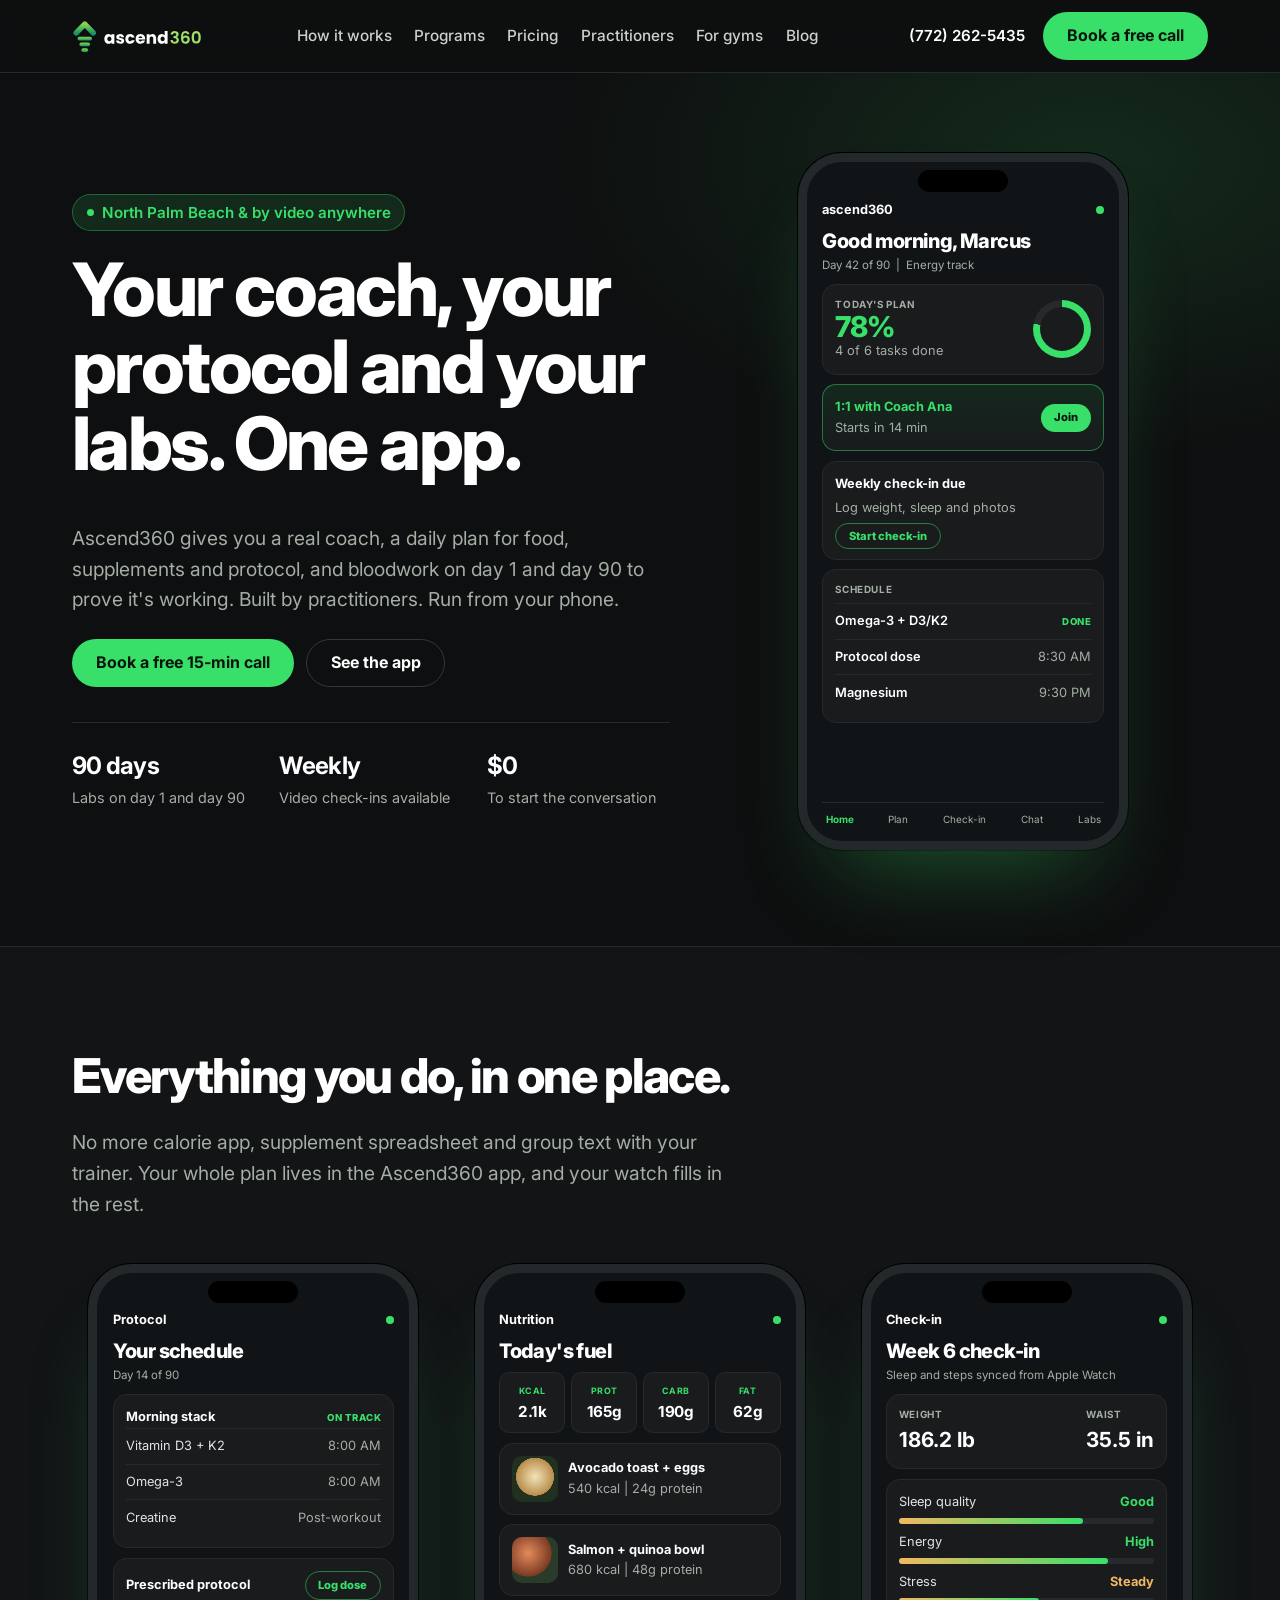
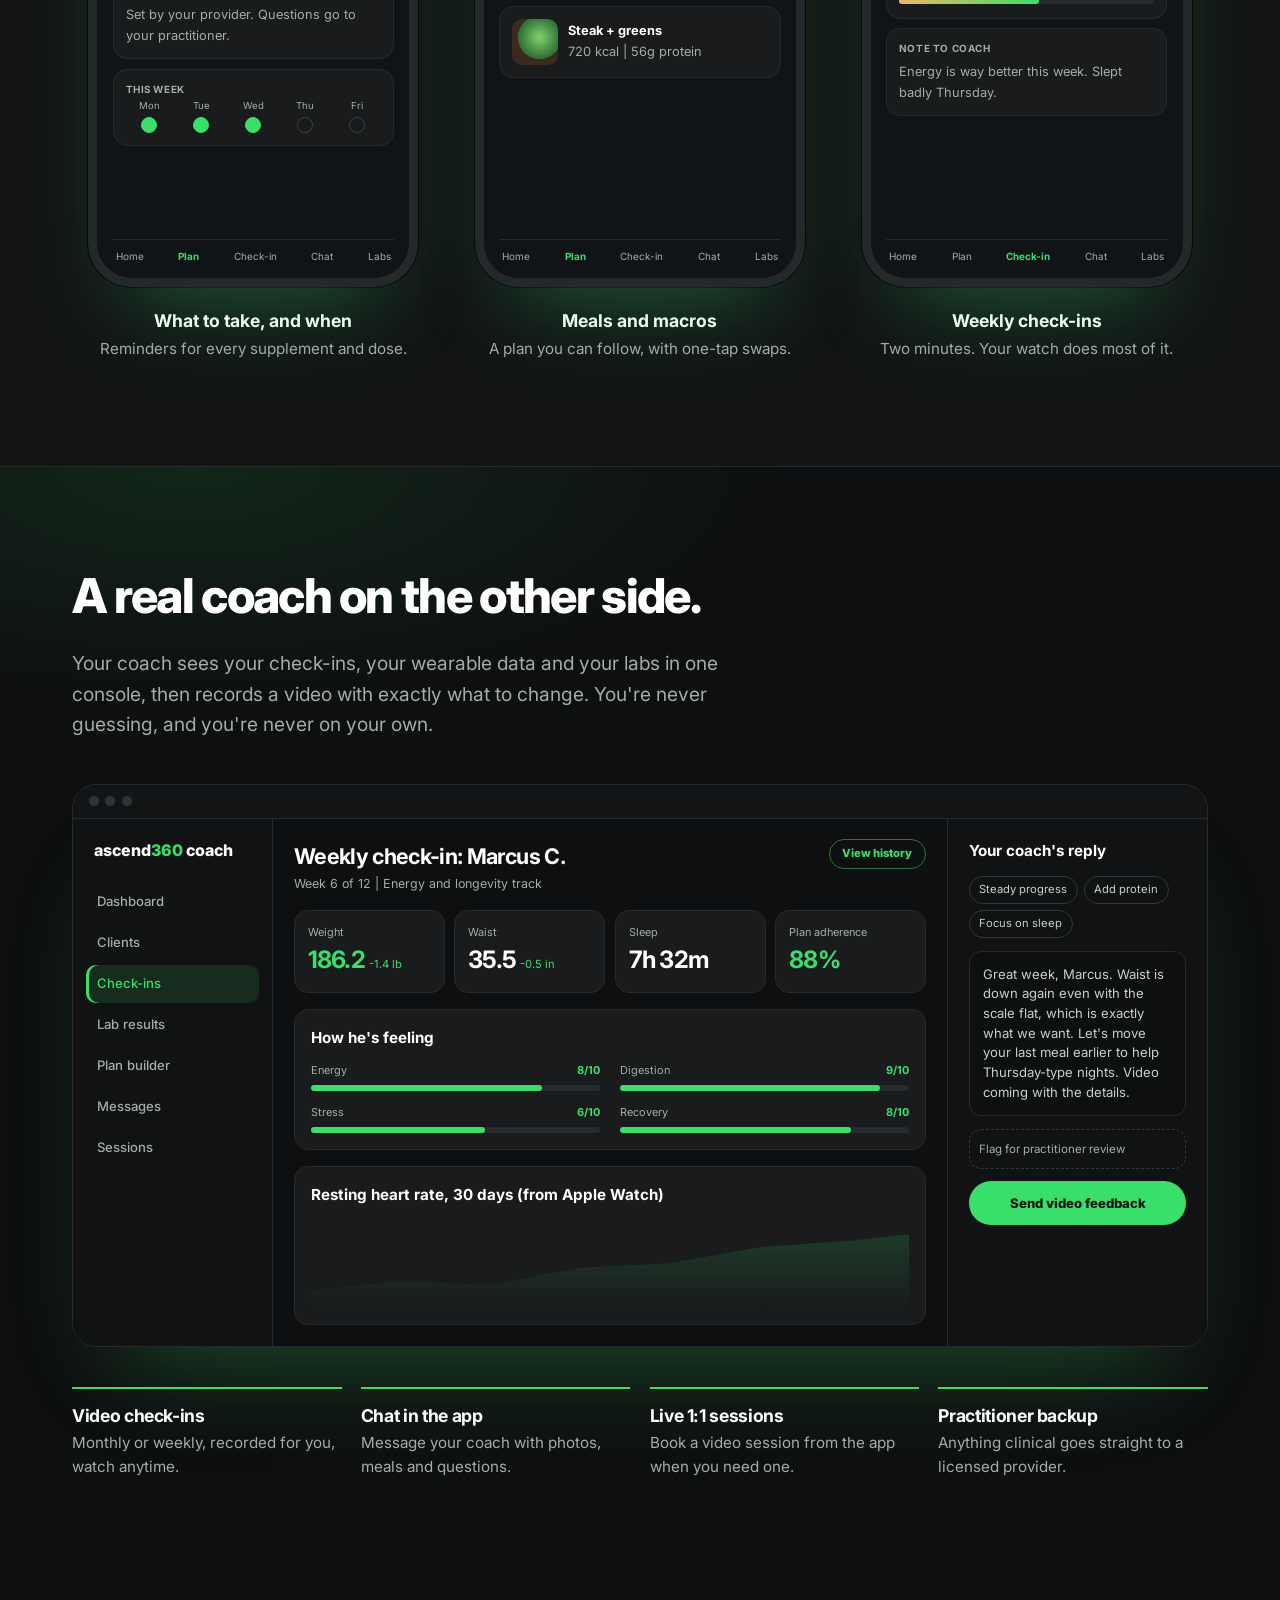
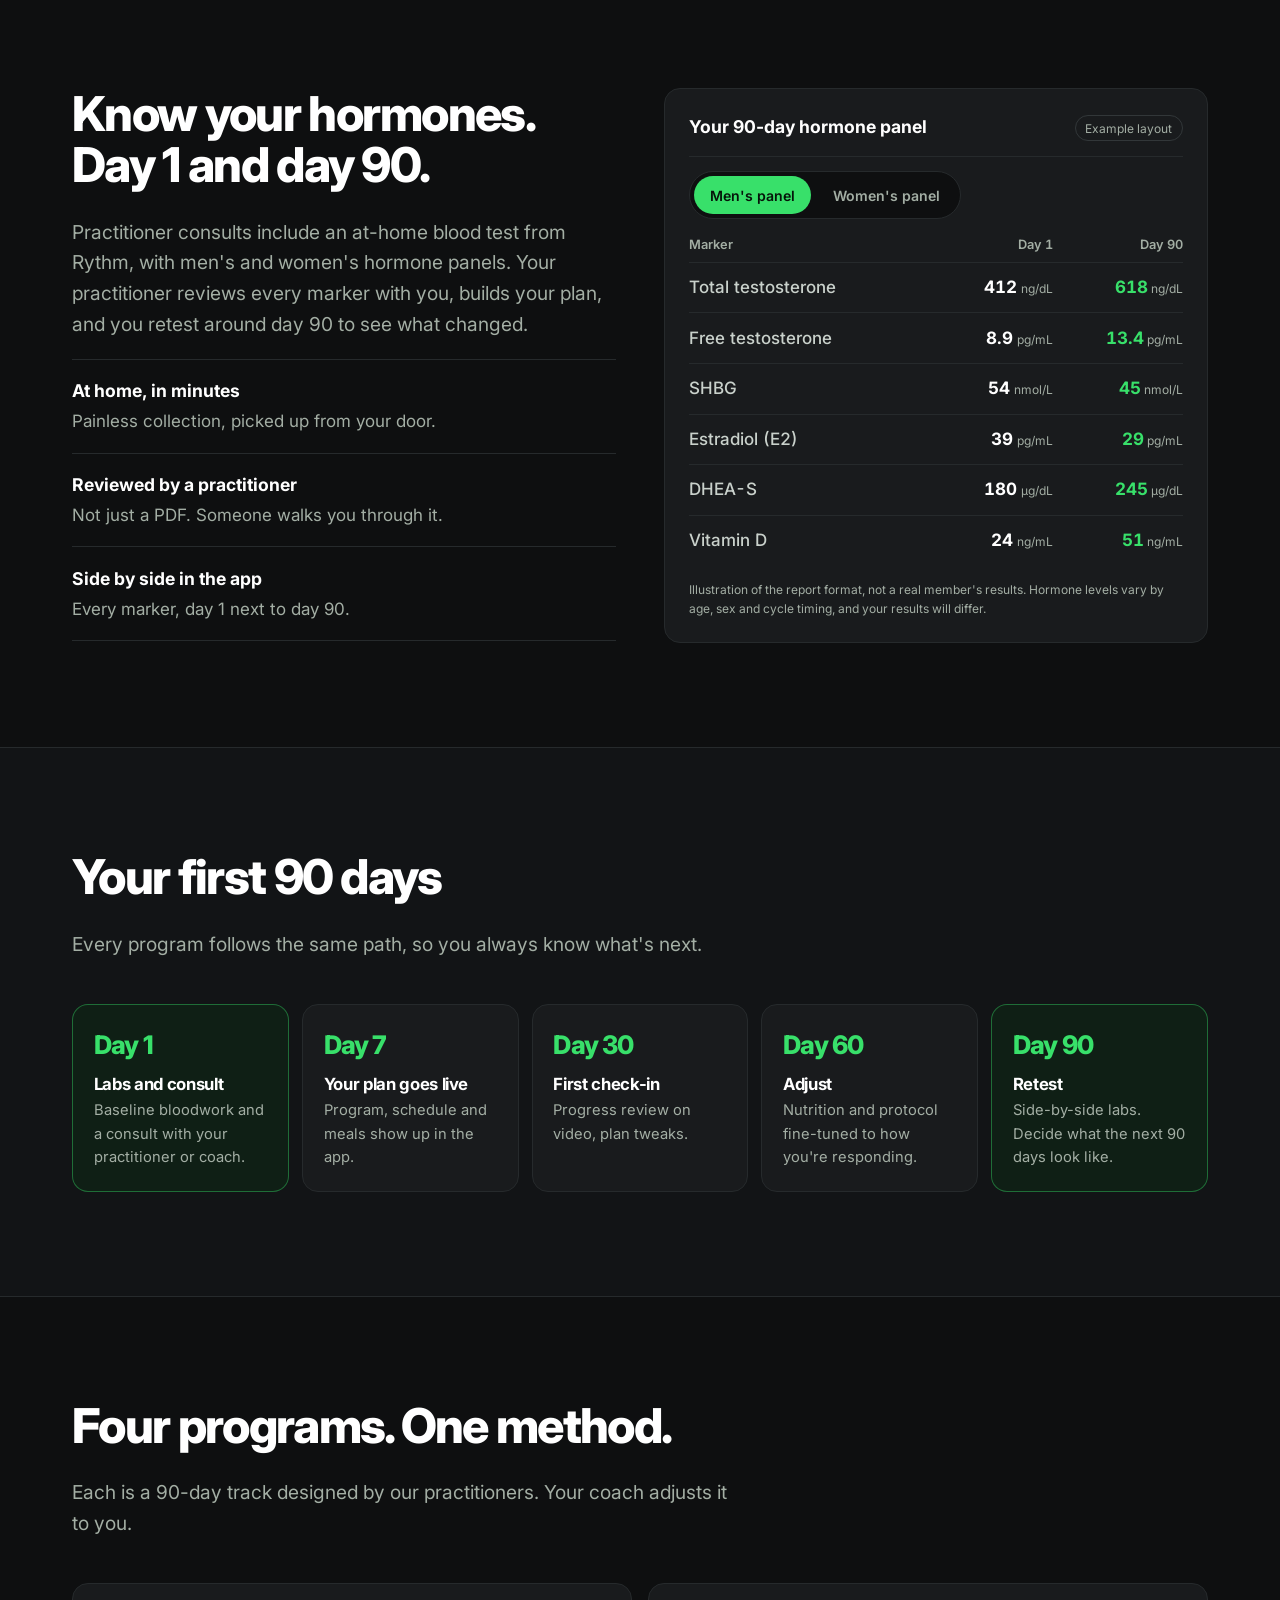
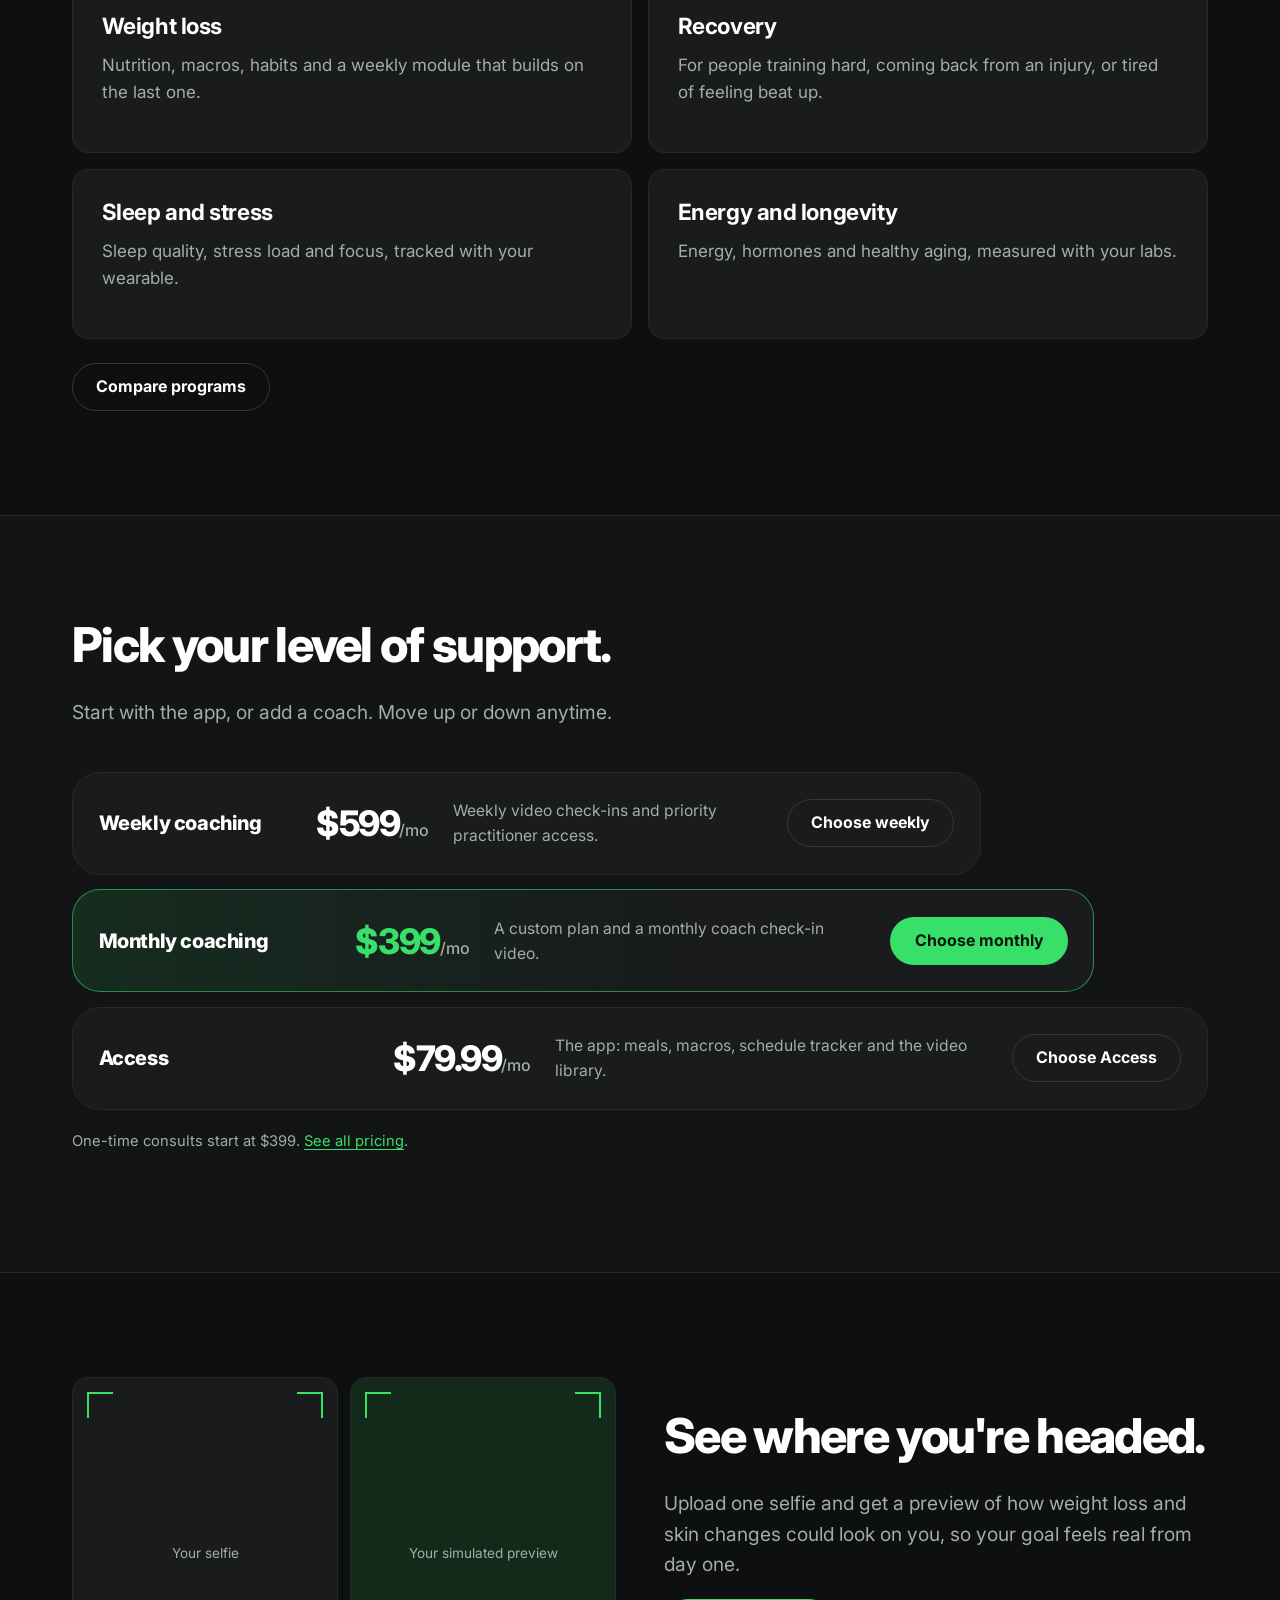
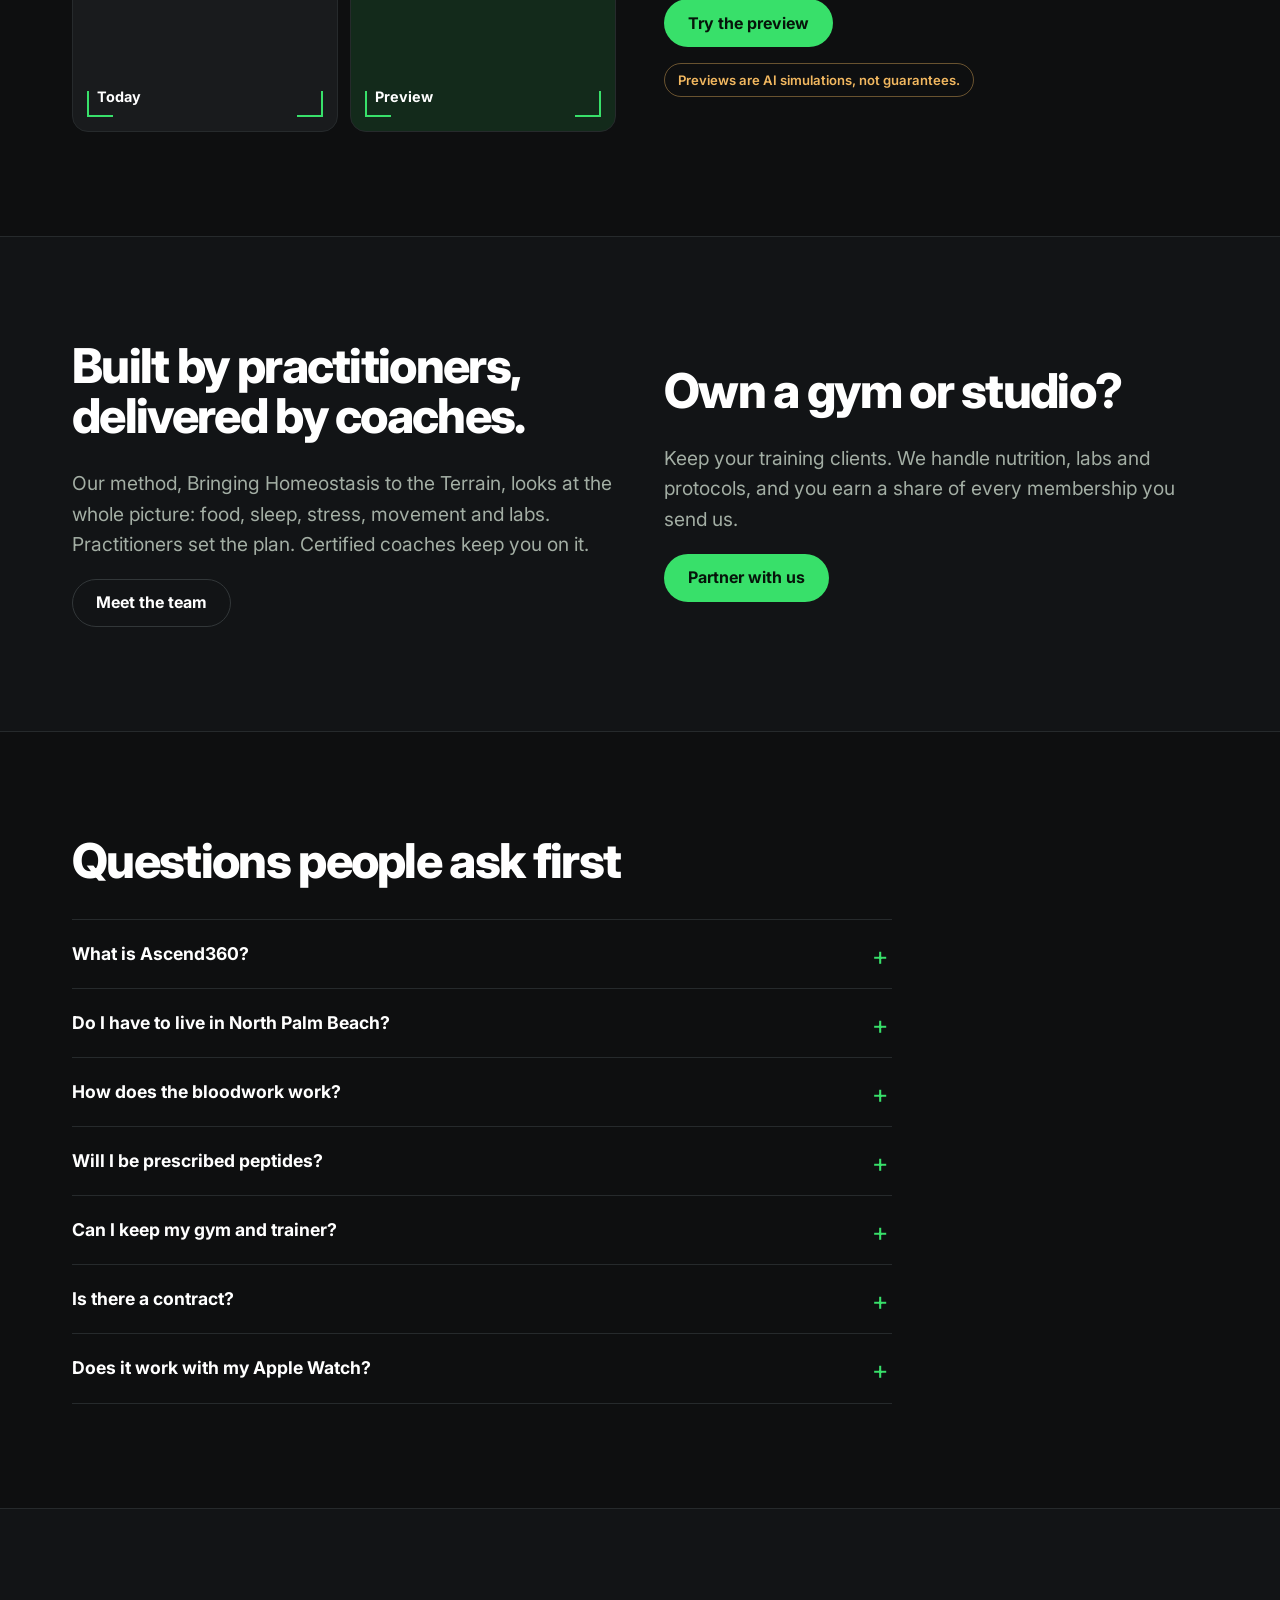
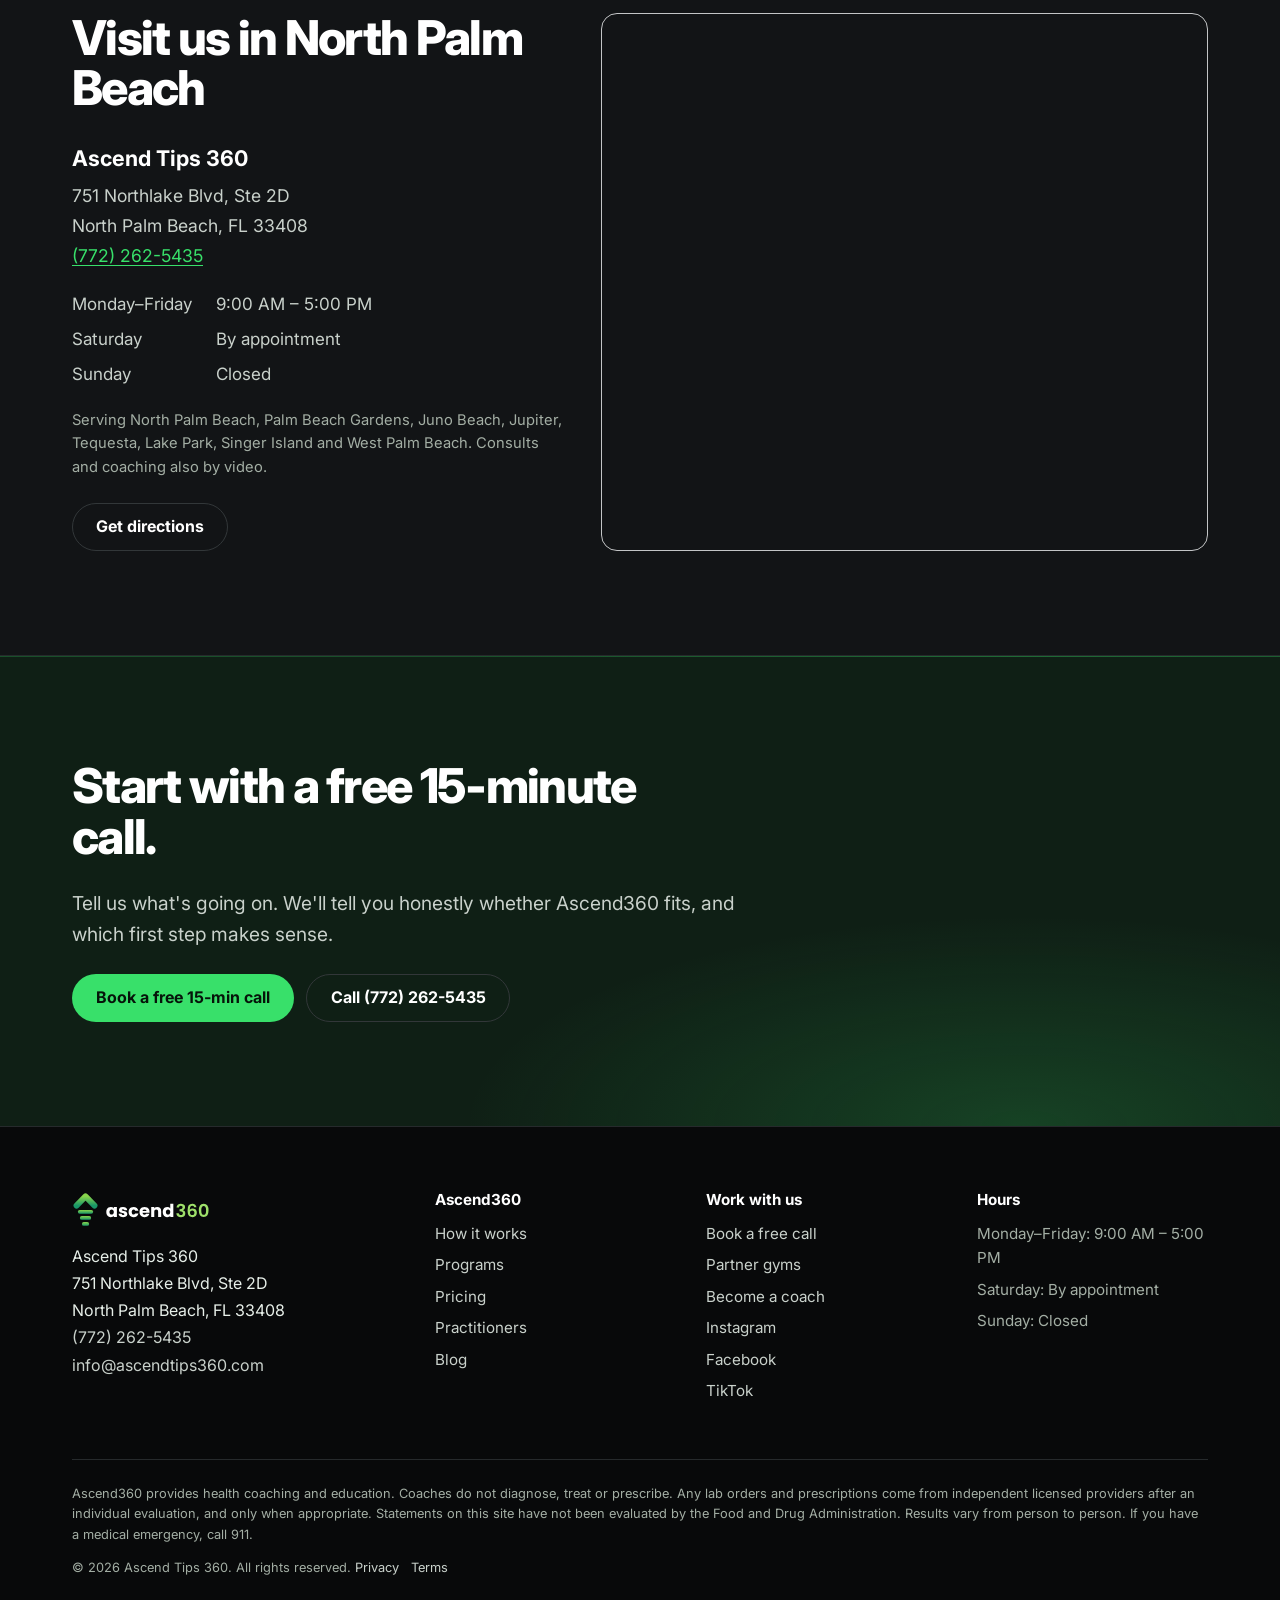
<file: index.html>
<!doctype html>
<html lang="en">
<head>
<meta charset="utf-8">
<meta name="viewport" content="width=device-width, initial-scale=1">
<title>Ascend Tips 360 | Health Coaching App & Lab Testing, North Palm Beach FL</title>
<meta name="description" content="Ascend360: a real coach, your protocol, meals and supplements in one app, plus at-home bloodwork on day 1 and day 90. Health coaching in North Palm Beach, FL and by video.">
<link rel="canonical" href="https://www.ascendtips360.com/">

<meta property="og:type" content="website">
<meta property="og:site_name" content="Ascend Tips 360">
<meta property="og:title" content="Ascend Tips 360 | Health Coaching App & Lab Testing, North Palm Beach FL">
<meta property="og:description" content="Ascend360: a real coach, your protocol, meals and supplements in one app, plus at-home bloodwork on day 1 and day 90. Health coaching in North Palm Beach, FL and by video.">
<meta property="og:url" content="https://www.ascendtips360.com/">
<meta property="og:image" content="https://www.ascendtips360.com/og-image.png">
<meta name="twitter:card" content="summary_large_image">
<meta name="theme-color" content="#0e0f10">
<meta name="geo.region" content="US-FL">
<meta name="geo.placename" content="North Palm Beach">
<link rel="icon" href="[data-uri]" type="image/svg+xml">
<link rel="icon" href="favicon-32.png" sizes="32x32">
<link rel="apple-touch-icon" href="apple-touch-icon.png">
<link rel="preconnect" href="https://fonts.googleapis.com">
<link rel="preconnect" href="https://fonts.gstatic.com" crossorigin>
<link href="https://fonts.googleapis.com/css2?family=Inter:wght@400;500;600;700;800&display=swap" rel="stylesheet">
<style>/* Ascend Tips 360 — public site, Stitch "Ascend High Performance" system */
:root{
  --bg:#0e0f10;--bg-2:#121416;--panel:#191b1d;--panel-2:#1f2224;--line:#262a2c;--line-2:#323739;
  --text:#e0e3e5;--muted:#a3aea4;--green:#38e06a;--kinetic:#2fb457;--green-soft:rgba(56,224,106,.12);
  --amber:#f2b860;--red:#ff8a7a;
  --r:16px;--r-lg:24px;--pill:999px;--max:1200px;
  --font:"Inter",system-ui,-apple-system,"Segoe UI",sans-serif;
}
*,*::before,*::after{box-sizing:border-box}
html{-webkit-text-size-adjust:100%;scroll-behavior:smooth}
@media (prefers-reduced-motion:reduce){html{scroll-behavior:auto}*{transition:none!important;animation:none!important}}
body{margin:0;background:var(--bg);color:var(--text);font:400 1.0625rem/1.6 var(--font);-webkit-font-smoothing:antialiased}
img,svg{max-width:100%;display:block}
a{color:var(--green);text-underline-offset:3px}
a:hover{color:#7dfc95}
:focus-visible{outline:3px solid var(--green);outline-offset:3px;border-radius:6px}
.skip{position:absolute;left:-999px;top:0;background:var(--green);color:#000;padding:.6rem 1rem;z-index:100}
.skip:focus{left:1rem;top:1rem}
.wrap{max-width:var(--max);margin:0 auto;padding:0 1.25rem}
@media (min-width:760px){.wrap{padding:0 2rem}}
h1,h2,h3{font-weight:800;line-height:1.05;letter-spacing:-.035em;margin:0 0 .55em;color:#fff}
h1{font-size:clamp(2.5rem,6vw,4.6rem)}
h2{font-size:clamp(1.9rem,3.8vw,3rem)}
h3{font-size:1.25rem;letter-spacing:-.02em;line-height:1.2;font-weight:700}
p{margin:0 0 1em;max-width:66ch}
.lead{font-size:1.2rem;color:var(--muted);max-width:56ch}
.small{font-size:.92rem;color:var(--muted)}
.fine{font-size:.8rem;color:var(--muted);max-width:80ch}
.g{color:var(--green)}

.btn{display:inline-flex;align-items:center;justify-content:center;gap:.5rem;min-height:48px;padding:.75rem 1.45rem;border-radius:var(--pill);font:700 1rem/1.1 var(--font);text-decoration:none;border:1.5px solid transparent;cursor:pointer;transition:background .15s,border-color .15s,color .15s}
.btn-primary,.btn-lime{background:var(--green);color:#06140a}
.btn-primary:hover,.btn-lime:hover{background:#5cfd83;color:#06140a}
.btn-ghost,.btn-ghost-light{border-color:var(--line-2);color:#fff;background:transparent}
.btn-ghost:hover,.btn-ghost-light:hover{border-color:var(--green);color:var(--green)}
.actions{display:flex;flex-wrap:wrap;gap:.75rem;margin-top:1.5rem}

/* header */
.site-header{position:sticky;top:0;z-index:50;background:rgba(14,15,16,.8);backdrop-filter:blur(20px);-webkit-backdrop-filter:blur(20px);border-bottom:1px solid var(--line)}
.site-header .wrap{display:flex;align-items:center;justify-content:space-between;gap:1rem;min-height:72px}
.brand img{height:34px;width:auto}
.nav{display:none}
.nav ul{list-style:none;display:flex;gap:1.4rem;margin:0;padding:0}
.nav a{white-space:nowrap;color:#c9d1cb;text-decoration:none;font-weight:500;font-size:.96rem}
.nav a:hover,.nav a[aria-current="page"]{color:var(--green)}
.header-cta{display:none}
.menu-btn{display:inline-flex;align-items:center;background:none;border:1.5px solid var(--line-2);border-radius:var(--pill);padding:.5rem 1rem;font:600 .95rem var(--font);color:#fff;cursor:pointer;min-height:44px}
.mobile-nav{display:none;border-top:1px solid var(--line);background:var(--bg)}
.mobile-nav.open{display:block}
.mobile-nav ul{list-style:none;margin:0;padding:.5rem 1.25rem 1rem}
.mobile-nav li a{display:block;padding:.85rem 0;border-bottom:1px solid var(--line);color:#fff;text-decoration:none;font-weight:600;font-size:1.1rem}
.mobile-nav .btn{width:100%}
@media (min-width:1180px){
  .nav{display:block}.header-cta{display:flex;align-items:center;gap:1.1rem}.menu-btn{display:none}.mobile-nav{display:none!important}
  .header-cta .tel{color:#fff;font-weight:600;text-decoration:none;font-size:.95rem;white-space:nowrap}
  .header-cta .btn{white-space:nowrap}
}

section{padding:4.5rem 0}
@media (min-width:760px){section{padding:6.5rem 0}}
.band-white{background:var(--bg-2);border-top:1px solid var(--line);border-bottom:1px solid var(--line)}
.band-dark{background:radial-gradient(1000px 400px at 15% 0%,rgba(47,180,87,.14),transparent 60%),var(--bg)}
.section-head{max-width:740px;margin-bottom:2.75rem}

/* hero */
.hero{padding:3.5rem 0 4.5rem;background:radial-gradient(900px 500px at 85% 10%,rgba(56,224,106,.13),transparent 60%)}
@media (min-width:760px){.hero{padding:5rem 0 6rem}}
.hero-grid{display:grid;gap:3rem;align-items:center}
@media (min-width:980px){.hero-grid{grid-template-columns:1.1fr .9fr}}
.where{display:inline-flex;align-items:center;gap:.5rem;font-weight:600;color:var(--green);margin-bottom:1.2rem;font-size:.95rem;border:1px solid rgba(56,224,106,.35);background:var(--green-soft);padding:.35rem .85rem;border-radius:var(--pill)}
.where::before{content:"";width:7px;height:7px;border-radius:50%;background:var(--green)}
.hero h1{max-width:13ch}
.proof{display:flex;flex-wrap:wrap;gap:1.5rem 2.5rem;margin-top:2.2rem;padding-top:1.5rem;border-top:1px solid var(--line)}
.proof div{font-size:.9rem;color:var(--muted)}
.proof b{display:block;color:#fff;font-size:1.5rem;letter-spacing:-.03em}

/* ---------- app mock components ---------- */
.phone{width:min(330px,100%);margin:0 auto;aspect-ratio:9/19;background:#101416;border-radius:44px;border:9px solid #23282a;padding:1.15rem .95rem .8rem;color:#e0e3e5;font-size:.8rem;display:flex;flex-direction:column;gap:.6rem;box-shadow:0 50px 90px -40px rgba(56,224,106,.35),0 0 0 1px #000;overflow:hidden;position:relative}
.phone::before{content:"";position:absolute;top:8px;left:50%;transform:translateX(-50%);width:90px;height:22px;background:#000;border-radius:20px}
.ph-top{display:flex;justify-content:space-between;align-items:center;font-weight:700;color:#fff;margin-top:1.2rem}
.ph-top i{width:8px;height:8px;border-radius:50%;background:var(--green);display:inline-block}
.ph-title{font-size:1.25rem;font-weight:800;letter-spacing:-.03em;color:#fff;line-height:1.1}
.ph-sub{color:var(--muted);font-size:.72rem;margin-top:-.35rem}
.ph-card{background:#191b1d;border:1px solid #262a2c;border-radius:14px;padding:.75rem}
.ph-card.hl{border-color:rgba(56,224,106,.45);background:linear-gradient(180deg,rgba(56,224,106,.1),#191b1d)}
.ph-row{display:flex;justify-content:space-between;align-items:center;gap:.5rem}
.ph-lbl{font-size:.62rem;font-weight:700;letter-spacing:.06em;color:var(--muted)}
.ph-big{font-size:1.8rem;font-weight:800;color:var(--green);line-height:1;letter-spacing:-.04em}
.ph-ring{--p:78;width:58px;height:58px;border-radius:50%;background:conic-gradient(var(--green) calc(var(--p)*1%),#262a2c 0);display:grid;place-items:center;flex:none}
.ph-ring::after{content:"";width:44px;height:44px;border-radius:50%;background:#191b1d}
.ph-pill{background:var(--green);color:#06140a;font-weight:800;border-radius:999px;padding:.3rem .8rem;font-size:.7rem}
.ph-pill.ghost{background:transparent;color:var(--green);border:1px solid rgba(56,224,106,.5)}
.ph-line{display:flex;justify-content:space-between;align-items:center;padding:.45rem 0;border-top:1px solid #262a2c}
.ph-line:first-of-type{border-top:0}
.ph-line b{color:#fff;font-weight:600}
.ph-muted{color:var(--muted)}
.ph-ok{color:var(--green);font-size:.6rem;font-weight:800;letter-spacing:.05em}
.ph-macros{display:grid;grid-template-columns:repeat(4,1fr);gap:.35rem}
.ph-macros div{background:#191b1d;border:1px solid #262a2c;border-radius:10px;padding:.45rem .3rem;text-align:center}
.ph-macros b{display:block;color:#fff;font-size:.95rem;letter-spacing:-.02em}
.ph-macros span{font-size:.55rem;color:var(--green);font-weight:700;letter-spacing:.05em}
.ph-meal{display:grid;grid-template-columns:46px 1fr;gap:.6rem;align-items:center}
.ph-meal .thumb{width:46px;height:46px;border-radius:10px;background:radial-gradient(circle at 35% 35%,#e48a5c,#7a3b22 55%,#2b3b2a 56%);}
.ph-meal .thumb.b{background:radial-gradient(circle at 60% 40%,#7fd36b,#2f6d36 55%,#3c2a1f 56%)}
.ph-meal .thumb.c{background:radial-gradient(circle at 50% 45%,#f2e3b8,#b98e4c 55%,#22301f 56%)}
.ph-slider{height:6px;border-radius:6px;background:#262a2c;position:relative;margin:.35rem 0 .1rem}
.ph-slider span{position:absolute;inset:0 auto 0 0;border-radius:6px;background:linear-gradient(90deg,var(--amber),var(--green))}
.ph-nav{margin-top:auto;display:flex;justify-content:space-between;border-top:1px solid #262a2c;padding:.55rem .2rem 0;font-size:.62rem;color:var(--muted)}
.ph-nav b{color:var(--green)}
.ph-days{display:grid;grid-template-columns:repeat(5,1fr);gap:.3rem;text-align:center;font-size:.6rem;color:var(--muted)}
.ph-days span{display:block;width:16px;height:16px;border-radius:50%;margin:.25rem auto 0;border:1.5px solid #3a4042}
.ph-days span.on{background:var(--green);border-color:var(--green)}

.phones{display:grid;gap:2.5rem}
@media (min-width:980px){.phones{grid-template-columns:repeat(3,1fr);gap:1.5rem}}
@media (max-width:979px){.phones{grid-auto-flow:column;grid-auto-columns:82%;overflow-x:auto;scroll-snap-type:x mandatory;padding-bottom:1rem;gap:1rem}.phones>figure{scroll-snap-align:center}}
.phones figure{margin:0}
.phones figcaption{margin-top:1.25rem;text-align:center}
.phones figcaption b{display:block;color:#fff;font-size:1.1rem}
.phones figcaption span{color:var(--muted);font-size:.95rem}

/* coach console mock */
.console{border:1px solid var(--line);border-radius:var(--r-lg);background:#0e0f10;overflow:hidden;box-shadow:0 60px 100px -50px rgba(56,224,106,.3);font-size:.82rem}
.console-bar{display:flex;gap:.4rem;padding:.7rem 1rem;border-bottom:1px solid var(--line);background:#121416}
.console-bar i{width:10px;height:10px;border-radius:50%;background:#2f3437}
.console-body{display:grid;grid-template-columns:1fr}
@media (min-width:900px){.console-body{grid-template-columns:200px 1fr 260px}}
.c-side{display:none;border-right:1px solid var(--line);padding:1.2rem .8rem;background:#101213}
@media (min-width:900px){.c-side{display:block}}
.c-side .c-brand{font-weight:800;color:#fff;font-size:1rem;margin:0 0 1.2rem .5rem}
.c-side .c-brand span{color:var(--green)}
.c-side ul{list-style:none;margin:0;padding:0}
.c-side li{padding:.55rem .7rem;border-radius:10px;color:var(--muted);margin-bottom:.15rem;font-weight:500}
.c-side li.on{background:var(--green-soft);color:var(--green);box-shadow:inset 3px 0 0 var(--green)}
.c-main{padding:1.3rem;display:flex;flex-direction:column;gap:1rem;min-width:0}
.c-head{display:flex;justify-content:space-between;align-items:flex-start;gap:1rem;flex-wrap:wrap}
.c-head h4{margin:0;color:#fff;font-size:1.35rem;letter-spacing:-.03em}
.c-head p{margin:0;color:var(--muted);font-size:.78rem}
.c-stats{display:grid;grid-template-columns:repeat(2,1fr);gap:.6rem}
@media (min-width:600px){.c-stats{grid-template-columns:repeat(4,1fr)}}
.c-stat{background:var(--panel);border:1px solid var(--line);border-radius:14px;padding:.8rem}
.c-stat small{color:var(--muted);display:block}
.c-stat b{font-size:1.5rem;color:#fff;letter-spacing:-.03em}
.c-stat b.g{color:var(--green)}
.c-stat em{font-style:normal;font-size:.7rem;color:var(--green)}
.c-panel{background:var(--panel);border:1px solid var(--line);border-radius:14px;padding:1rem}
.c-panel h5{margin:0 0 .7rem;color:#fff;font-size:.95rem}
.c-bars{display:grid;grid-template-columns:1fr 1fr;gap:.8rem 1.2rem}
.c-bar small{display:flex;justify-content:space-between;color:var(--muted)}
.c-bar small b{color:var(--green)}
.c-track{height:6px;border-radius:6px;background:#262a2c;margin-top:.35rem}
.c-track span{display:block;height:100%;border-radius:6px;background:var(--green)}
.c-chart{height:90px;background:linear-gradient(180deg,rgba(47,180,87,.25),transparent);clip-path:polygon(0 80%,15% 70%,30% 74%,45% 55%,60% 50%,75% 32%,90% 25%,100% 18%,100% 100%,0 100%);border-top:0}
.c-aside{border-left:1px solid var(--line);padding:1.3rem;display:none;flex-direction:column;gap:.8rem;background:#101213}
@media (min-width:900px){.c-aside{display:flex}}
.c-aside h5{margin:0;color:#fff;font-size:.95rem}
.c-chips{display:flex;flex-wrap:wrap;gap:.35rem}
.c-chips span{border:1px solid var(--line-2);border-radius:999px;padding:.25rem .6rem;font-size:.7rem;color:#c9d1cb}
.c-note{background:#0e0f10;border:1px solid var(--line);border-radius:12px;padding:.8rem;color:#c9d1cb;line-height:1.5}
.c-send{background:var(--green);color:#06140a;font-weight:800;text-align:center;border-radius:999px;padding:.7rem}
.c-flag{font-size:.72rem;color:var(--muted);border:1px dashed var(--line-2);border-radius:12px;padding:.6rem}

.coach-points{display:grid;gap:1.2rem;margin-top:2.5rem}
@media (min-width:860px){.coach-points{grid-template-columns:repeat(4,1fr)}}
.coach-points div{border-top:2px solid var(--green);padding-top:1rem}
.coach-points h3{font-size:1.1rem;margin-bottom:.3rem}
.coach-points p{color:var(--muted);font-size:.95rem;margin:0}

/* split */
.split{display:grid;gap:3rem;align-items:center}
@media (min-width:980px){.split{grid-template-columns:1fr 1fr}.split.flip>:first-child{order:2}}
.split>*,.hero-grid>*,.form-wrap>*,.visit>*{min-width:0}
.feature-list{list-style:none;margin:0;padding:0}
.feature-list li{padding:1.1rem 0;border-top:1px solid var(--line)}
.feature-list li:last-child{border-bottom:1px solid var(--line)}
.feature-list strong{display:block;color:#fff;font-size:1.1rem;margin-bottom:.15rem}
.feature-list span{color:var(--muted)}

/* lab report */
.report{background:var(--panel);border:1px solid var(--line);border-radius:var(--r);padding:1.5rem}
.report-top{display:flex;justify-content:space-between;align-items:baseline;gap:1rem;border-bottom:1px solid var(--line);padding-bottom:.9rem;margin-bottom:.3rem}
.report-top strong{color:#fff;font-size:1.1rem}
.report-top span{font-size:.75rem;color:var(--muted);border:1px solid var(--line-2);border-radius:999px;padding:.15rem .6rem}
.report table{width:100%;border-collapse:collapse;font-variant-numeric:tabular-nums}
.report th{text-align:right;font-weight:600;font-size:.8rem;color:var(--muted);padding:.6rem 0 .4rem}
.report th:first-child{text-align:left}
.report td{padding:.7rem 0;border-top:1px solid var(--line);text-align:right;font-weight:700;color:#fff}
.report td:first-child{text-align:left;font-weight:500;color:#c9d1cb}
.report td.d90{color:var(--green)}
.report .unit{font-weight:400;color:var(--muted);font-size:.75rem;margin-left:.2rem}
.report-note{font-size:.75rem;color:var(--muted);margin:.9rem 0 0}

/* timeline */
.timeline{list-style:none;margin:0;padding:0;display:grid}
@media (min-width:900px){.timeline{grid-template-columns:repeat(5,1fr);gap:.8rem}}
.timeline li{padding:1.3rem;border:1px solid var(--line);border-radius:var(--r);background:var(--panel);margin-bottom:.8rem}
@media (min-width:900px){.timeline li{margin:0}}
.timeline li.key{background:#0f1f15;border-color:rgba(56,224,106,.4)}
.timeline .day{font-size:1.6rem;font-weight:800;color:var(--green);display:block;margin-bottom:.5rem;letter-spacing:-.03em}
.timeline h3{font-size:1.05rem;margin-bottom:.3rem}
.timeline p{font-size:.92rem;margin:0;color:var(--muted)}

/* programs */
.programs{display:grid;gap:1rem}
@media (min-width:760px){.programs{grid-template-columns:1fr 1fr}}
.program{background:var(--panel);border:1px solid var(--line);border-radius:var(--r);padding:1.8rem}
.program h3{font-size:1.4rem}
.program p{color:var(--muted)}
.program ul{margin:.5rem 0 0;padding-left:1.1rem;color:#c9d1cb}
.program li{margin:.3rem 0}
.program li::marker{color:var(--green)}

/* pricing ladder */
.ladder{display:flex;flex-direction:column;gap:.9rem;align-items:flex-start}
.rung{width:100%;background:var(--panel);border:1px solid var(--line);border-radius:28px;padding:1.4rem 1.6rem;display:grid;gap:.8rem;align-items:center}
@media (min-width:860px){.rung{grid-template-columns:minmax(150px,1fr) auto minmax(0,1.6fr) auto;gap:1.5rem}.rung.r2{width:90%}.rung.r3{width:80%}}
.rung .name{font-size:1.25rem;font-weight:800;color:#fff;letter-spacing:-.02em}
.rung .price{font-size:2.2rem;font-weight:800;letter-spacing:-.04em;white-space:nowrap;color:#fff}
.rung .price small{font-size:1rem;font-weight:500;color:var(--muted);letter-spacing:0}
.rung .what{color:var(--muted);font-size:.98rem;margin:0}
.rung.featured{border-color:rgba(56,224,106,.55);background:linear-gradient(90deg,rgba(56,224,106,.12),var(--panel) 60%)}
.rung.featured .price{color:var(--green)}
.rung .btn{white-space:nowrap}
.consults{width:100%;border-collapse:collapse;background:var(--panel);border:1px solid var(--line);border-radius:var(--r);overflow:hidden;font-variant-numeric:tabular-nums}
.consults th,.consults td{text-align:left;padding:1rem 1.25rem;border-bottom:1px solid var(--line);vertical-align:top}
.consults th{font-size:.82rem;color:var(--muted);font-weight:700;background:#151719}
.consults td{color:#c9d1cb}
.consults td strong{color:#fff}
.consults td.p{font-weight:800;font-size:1.3rem;white-space:nowrap;color:var(--green)}
.consults tr:last-child td{border-bottom:0}
.table-scroll{overflow-x:auto}
@media (max-width:700px){
  .consults thead{position:absolute;left:-9999px}
  .consults,.consults tbody,.consults tr,.consults td{display:block;width:100%}
  .consults tr{padding:1.1rem 1.25rem;border-bottom:1px solid var(--line)}
  .consults td{padding:.2rem 0;border:0}
  .consults td.p{font-size:1.6rem;margin:.2rem 0 .3rem}
  .consults td .btn{margin-top:.6rem;width:100%}
}
.founding{margin-top:2rem;display:flex;flex-wrap:wrap;gap:1rem 2rem;align-items:center;justify-content:space-between;border:1px dashed rgba(56,224,106,.6);border-radius:var(--r);padding:1.25rem 1.5rem;background:var(--green-soft)}
.founding p{margin:0}

/* ageless */
.ageless-visual{display:grid;grid-template-columns:1fr 1fr;gap:.75rem}
.ageless-visual figure{margin:0;border-radius:var(--r);aspect-ratio:3/4;position:relative;display:flex;align-items:flex-end;padding:1.4rem 1.5rem;border:1px solid var(--line);background:
  linear-gradient(var(--green),var(--green)) top 14px left 14px/26px 2px no-repeat,linear-gradient(var(--green),var(--green)) top 14px left 14px/2px 26px no-repeat,
  linear-gradient(var(--green),var(--green)) top 14px right 14px/26px 2px no-repeat,linear-gradient(var(--green),var(--green)) top 14px right 14px/2px 26px no-repeat,
  linear-gradient(var(--green),var(--green)) bottom 14px left 14px/26px 2px no-repeat,linear-gradient(var(--green),var(--green)) bottom 14px left 14px/2px 26px no-repeat,
  linear-gradient(var(--green),var(--green)) bottom 14px right 14px/26px 2px no-repeat,linear-gradient(var(--green),var(--green)) bottom 14px right 14px/2px 26px no-repeat,var(--panel)}
.ageless-visual figure.after{background-color:#132a1b}
.ageless-visual figure span{position:absolute;top:50%;left:0;right:0;transform:translateY(-50%);text-align:center;color:var(--muted);font-size:.85rem;padding:0 1.5rem}
.ageless-visual figcaption{font-weight:700;color:#fff;font-size:.9rem}
.sim-tag{display:inline-block;margin-top:1rem;font-size:.82rem;font-weight:600;color:var(--amber);border:1px solid rgba(242,184,96,.4);border-radius:999px;padding:.35rem .8rem}

/* people */
.people{display:grid;gap:1.5rem}
@media (min-width:860px){.people{grid-template-columns:repeat(3,1fr)}}
.person{background:var(--panel);border:1px solid var(--line);border-radius:var(--r);padding:1.4rem}
.person .photo{aspect-ratio:4/5;border-radius:12px;background:repeating-linear-gradient(135deg,#1b1e20 0 12px,#202426 12px 24px);display:grid;place-items:center;color:var(--muted);font-size:.85rem;margin-bottom:1.1rem;text-align:center;padding:1rem}
.person .role{font-weight:600;color:var(--green);margin:-.3rem 0 .6rem}
.person p{color:var(--muted)}
.gym-points{display:grid;gap:1.5rem;margin-top:2rem}
@media (min-width:860px){.gym-points{grid-template-columns:repeat(3,1fr)}}
.gym-points div{border-top:2px solid var(--green);padding-top:1rem}
.gym-points p{color:var(--muted)}

/* faq */
.faq{max-width:820px}
.faq details{border-top:1px solid var(--line)}
.faq details:last-child{border-bottom:1px solid var(--line)}
.faq summary{cursor:pointer;list-style:none;padding:1.25rem 2.5rem 1.25rem 0;font-weight:700;font-size:1.1rem;position:relative;color:#fff}
.faq summary::-webkit-details-marker{display:none}
.faq summary::after{content:"+";position:absolute;right:.25rem;top:1rem;font-size:1.6rem;font-weight:400;color:var(--green)}
.faq details[open] summary::after{content:"−"}
.faq details p{padding-bottom:1.25rem;margin:0;color:var(--muted)}

/* visit */
.visit{display:grid;gap:2rem}
@media (min-width:900px){.visit{grid-template-columns:.9fr 1.1fr;align-items:stretch}}
.nap{font-style:normal;font-size:1.1rem;line-height:1.7;color:#c9d1cb}
.nap strong{font-size:1.35rem;display:block;margin-bottom:.3rem;color:#fff}
.map{border:1px solid var(--line);width:100%;min-height:340px;height:100%;border-radius:var(--r);filter:invert(.9) hue-rotate(180deg) grayscale(.4)}
.hours{border-collapse:collapse;margin-top:1rem;color:#c9d1cb}
.hours td{padding:.25rem 1.5rem .25rem 0}

.cta-band{background:radial-gradient(800px 300px at 80% 100%,rgba(56,224,106,.18),transparent 70%),#0f1f15;border-top:1px solid rgba(56,224,106,.25)}
.cta-band h2{max-width:18ch}
.cta-band p{color:#c9d1cb}

/* inner pages */
.page-head{padding:3.5rem 0 2.5rem;border-bottom:1px solid var(--line);background:radial-gradient(700px 300px at 90% 0%,rgba(56,224,106,.1),transparent 70%)}
.page-head h1{font-size:clamp(2.2rem,5vw,3.6rem);max-width:18ch}
.prose{max-width:740px}
.prose h2{font-size:1.7rem;margin-top:2.5rem}
.prose p,.prose li{color:#c9d1cb}
.prose ul,.prose ol{padding-left:1.2rem}
.prose li{margin:.35rem 0}
.steps{list-style:none;padding:0;margin:0;counter-reset:s}
.steps li{counter-increment:s;display:grid;grid-template-columns:3rem 1fr;gap:1rem;padding:1.5rem 0;border-top:1px solid var(--line)}
.steps li::before{content:counter(s);font-size:1.9rem;font-weight:800;color:var(--green);line-height:1}
.steps h3{margin-bottom:.3rem}
.steps p{margin:0;color:var(--muted)}

/* forms */
.form-wrap{display:grid;gap:3rem}
@media (min-width:960px){.form-wrap{grid-template-columns:1.1fr .9fr}}
form.lead-form{background:var(--panel);border:1px solid var(--line);border-radius:var(--r);padding:1.75rem}
.field{display:flex;flex-direction:column;gap:.35rem;margin-bottom:1.1rem}
.field label{font-weight:600;font-size:.95rem;color:#fff}
.field .hint{font-size:.82rem;color:var(--muted);font-weight:400}
.field input,.field select,.field textarea{font:inherit;font-size:1rem;padding:.8rem .95rem;border:1px solid var(--line-2);border-radius:12px;background:#0e0f10;color:#fff;min-height:48px;width:100%;max-width:100%}
.field input:focus,.field select:focus{outline:none;border-color:var(--green);box-shadow:0 0 0 3px rgba(56,224,106,.18)}
.two{display:grid;gap:0 1rem}
@media (min-width:600px){.two{grid-template-columns:1fr 1fr}}
.check{display:flex;gap:.7rem;align-items:flex-start;font-size:.86rem;color:var(--muted);margin:.5rem 0 1.25rem}
.check input{width:20px;height:20px;margin-top:.15rem;flex:none;accent-color:var(--green)}
.notice{background:rgba(242,184,96,.08);border:1px solid rgba(242,184,96,.35);padding:.8rem 1rem;border-radius:12px;font-size:.9rem;margin-bottom:1.25rem;color:#f3d9ae}
.hidden{position:absolute!important;left:-9999px}

/* footer */
.site-footer{background:#08090a;color:var(--muted);padding:4rem 0 2rem;font-size:.95rem;border-top:1px solid var(--line)}
.site-footer a{color:#c9d1cb;text-decoration:none}
.site-footer a:hover{color:var(--green)}
.foot-grid{display:grid;gap:2.5rem}
@media (min-width:860px){.foot-grid{grid-template-columns:1.4fr 1fr 1fr 1fr}}
.foot-grid h3{font-size:.95rem;color:#fff;margin-bottom:.8rem;letter-spacing:0}
.foot-grid ul{list-style:none;margin:0;padding:0}
.foot-grid li{margin:.45rem 0}
.foot-logo img{height:36px;width:auto;margin-bottom:1rem}
.foot-legal{border-top:1px solid var(--line);margin-top:3rem;padding-top:1.5rem;font-size:.8rem;line-height:1.6}
.foot-legal p{max-width:none}

.mobile-bar{position:fixed;bottom:0;left:0;right:0;z-index:40;display:grid;grid-template-columns:1fr 1.4fr;gap:.5rem;padding:.6rem .75rem calc(.6rem + env(safe-area-inset-bottom));background:rgba(14,15,16,.9);backdrop-filter:blur(20px);-webkit-backdrop-filter:blur(20px);border-top:1px solid var(--line)}
.mobile-bar .btn{min-height:46px;padding:.6rem .8rem;font-size:.95rem}
body{padding-bottom:76px}
@media (min-width:1180px){.mobile-bar{display:none}body{padding-bottom:0}}
.post-list{list-style:none;padding:0;margin:0}
.empty{border:1px dashed var(--line-2);border-radius:var(--r);padding:2.5rem;max-width:720px;background:var(--panel)}
.proof{flex-wrap:nowrap;gap:1.5rem}
.proof div{flex:1;min-width:0}
.phones .phone{aspect-ratio:9/17}
@media (max-width:520px){.proof{flex-wrap:wrap}.proof div{flex:1 1 40%}}
.panel-tabs{display:flex;gap:.4rem;margin:.9rem 0 .4rem;background:#0e0f10;border:1px solid var(--line);border-radius:999px;padding:.25rem;width:max-content;max-width:100%}
.panel-tabs button{font:600 .88rem var(--font);color:var(--muted);background:transparent;border:0;border-radius:999px;padding:.5rem 1rem;cursor:pointer;min-height:38px}
.panel-tabs button[aria-selected="true"]{background:var(--green);color:#06140a}
</style>
<script type="application/ld+json">{"@context": "https://schema.org", "@type": "HealthAndBeautyBusiness", "@id": "https://www.ascendtips360.com/#business", "name": "Ascend Tips 360", "alternateName": "Ascend360", "url": "https://www.ascendtips360.com/", "logo": "https://www.ascendtips360.com/icon-512.png", "image": "https://www.ascendtips360.com/og-image.png", "telephone": "+17722625435", "email": "info@ascendtips360.com", "priceRange": "$$", "address": {"@type": "PostalAddress", "streetAddress": "751 Northlake Blvd, Ste 2D", "addressLocality": "North Palm Beach", "addressRegion": "FL", "postalCode": "33408", "addressCountry": "US"}, "areaServed": ["North Palm Beach", "Palm Beach Gardens", "Juno Beach", "Jupiter", "Tequesta", "Lake Park", "Riviera Beach", "Singer Island", "West Palm Beach", "Palm Beach County"], "openingHoursSpecification": [{"@type": "OpeningHoursSpecification", "dayOfWeek": ["Monday", "Tuesday", "Wednesday", "Thursday", "Friday"], "opens": "09:00", "closes": "17:00"}], "sameAs": ["https://www.facebook.com/ascendtips360", "https://www.instagram.com/ascendtips360", "https://www.tiktok.com/@ascendtips360"]}</script>
<script type="application/ld+json">{"@context": "https://schema.org", "@type": "FAQPage", "mainEntity": [{"@type": "Question", "name": "What is Ascend360?", "acceptedAnswer": {"@type": "Answer", "text": "Ascend360 is a monthly health coaching program run out of North Palm Beach. You get one app for your meals and macros, your daily schedule, your supplements and any provider-prescribed protocol, plus a coach who checks in on video and adjusts the plan as you go."}}, {"@type": "Question", "name": "Do I have to live in North Palm Beach?", "acceptedAnswer": {"@type": "Answer", "text": "No. Our office is at 751 Northlake Blvd, and many members are local to Palm Beach County, but coaching and consults happen by video, so you can join from anywhere we're able to serve."}}, {"@type": "Question", "name": "How does the bloodwork work?", "acceptedAnswer": {"@type": "Answer", "text": "Practitioner consults include an at-home blood test kit from our lab partner, Rythm. You collect the sample at home, it's picked up, and your practitioner reviews the results with you. Monthly members retest around day 90 so you can compare."}}, {"@type": "Question", "name": "Will I be prescribed peptides?", "acceptedAnswer": {"@type": "Answer", "text": "Only if a licensed provider decides it's appropriate after reviewing your history and labs. Many members do well on nutrition, sleep, training and supplement changes alone. Coaches never prescribe."}}, {"@type": "Question", "name": "Can I keep my gym and trainer?", "acceptedAnswer": {"@type": "Answer", "text": "Yes. Training stays with your gym. Ascend360 handles the plan around it: food, recovery, sleep, supplements and labs. Several local gyms partner with us for exactly that reason."}}, {"@type": "Question", "name": "Is there a contract?", "acceptedAnswer": {"@type": "Answer", "text": "No long-term contract. Memberships bill monthly and you can cancel online at any time before your next billing date."}}, {"@type": "Question", "name": "Does it work with my Apple Watch?", "acceptedAnswer": {"@type": "Answer", "text": "The Ascend360 app is built to sync with Apple Health and Apple Watch, along with other major wearables, so sleep, steps and heart-rate data flow into your weekly check-in."}}]}</script>
<!-- Google Analytics 4: paste your GA4 tag here once created (see README). Do NOT add Meta/TikTok pixels to book.html. -->
</head>
<body>
<a class="skip" href="#main">Skip to content</a>
<header class="site-header">
  <div class="wrap">
    <a class="brand" href="index.html" aria-label="Ascend Tips 360 home"><img src="[data-uri]" alt="Ascend360" width="160" height="41"></a>
    <nav class="nav" aria-label="Main"><ul><li><a href="how-it-works.html">How it works</a></li><li><a href="programs.html">Programs</a></li><li><a href="pricing.html">Pricing</a></li><li><a href="practitioners.html">Practitioners</a></li><li><a href="gyms.html">For gyms</a></li><li><a href="blog.html">Blog</a></li></ul></nav>
    <div class="header-cta">
      <a class="tel" href="tel:+17722625435">(772) 262-5435</a>
      <a class="btn btn-primary" href="book.html">Book a free call</a>
    </div>
    <button class="menu-btn" aria-expanded="false" aria-controls="mobile-nav">Menu</button>
  </div>
  <div class="mobile-nav" id="mobile-nav">
    <ul><li><a href="how-it-works.html">How it works</a></li><li><a href="programs.html">Programs</a></li><li><a href="pricing.html">Pricing</a></li><li><a href="practitioners.html">Practitioners</a></li><li><a href="gyms.html">For gyms</a></li><li><a href="blog.html">Blog</a></li></ul>
    <div class="wrap" style="padding-bottom:1.25rem"><a class="btn btn-primary" href="book.html">Book a free 15-min call</a></div>
  </div>
</header>
<main id="main">

<section class="hero">
  <div class="wrap hero-grid">
    <div>
      <span class="where">North Palm Beach &amp; by video anywhere</span>
      <h1>Your coach, your protocol and your labs. One app.</h1>
      <p class="lead">Ascend360 gives you a real coach, a daily plan for food, supplements and protocol, and bloodwork on day 1 and day 90 to prove it's working. Built by practitioners. Run from your phone.</p>
      <div class="actions">
        <a class="btn btn-primary" href="book.html">Book a free 15-min call</a>
        <a class="btn btn-ghost" href="#app">See the app</a>
      </div>
      <div class="proof">
        <div><b>90 days</b>Labs on day 1 and day 90</div>
        <div><b>Weekly</b>Video check-ins available</div>
        <div><b>$0</b>To start the conversation</div>
      </div>
    </div>
    <div class="phone" aria-hidden="true">
      <div class="ph-top"><span>ascend360</span><i></i></div>
      <div class="ph-title">Good morning, Marcus</div>
      <div class="ph-sub">Day 42 of 90 &nbsp;|&nbsp; Energy track</div>
      <div class="ph-card ph-row">
        <div><div class="ph-lbl">TODAY'S PLAN</div><div class="ph-big">78%</div><div class="ph-muted">4 of 6 tasks done</div></div>
        <div class="ph-ring" style="--p:78"></div>
      </div>
      <div class="ph-card hl ph-row"><div><b style="color:var(--green)">1:1 with Coach Ana</b><div class="ph-muted">Starts in 14 min</div></div><span class="ph-pill">Join</span></div>
      <div class="ph-card"><b style="color:#fff">Weekly check-in due</b><div class="ph-muted" style="margin:.2rem 0 .5rem">Log weight, sleep and photos</div><span class="ph-pill ghost">Start check-in</span></div>
      <div class="ph-card">
        <div class="ph-lbl" style="margin-bottom:.3rem">SCHEDULE</div>
        <div class="ph-line"><b>Omega-3 + D3/K2</b><span class="ph-ok">DONE</span></div>
        <div class="ph-line"><b>Protocol dose</b><span class="ph-muted">8:30 AM</span></div>
        <div class="ph-line"><b>Magnesium</b><span class="ph-muted">9:30 PM</span></div>
      </div>
      <div class="ph-nav"><b>Home</b><span>Plan</span><span>Check-in</span><span>Chat</span><span>Labs</span></div>
    </div>
  </div>
</section>

<section class="band-white" id="app">
  <div class="wrap">
    <div class="section-head">
      <h2>Everything you do, in one place.</h2>
      <p class="lead">No more calorie app, supplement spreadsheet and group text with your trainer. Your whole plan lives in the Ascend360 app, and your watch fills in the rest.</p>
    </div>
    <div class="phones">
      <figure>
        <div class="phone" aria-hidden="true">
          <div class="ph-top"><span>Protocol</span><i></i></div>
          <div class="ph-title">Your schedule</div>
          <div class="ph-sub">Day 14 of 90</div>
          <div class="ph-card"><div class="ph-row"><b style="color:#fff">Morning stack</b><span class="ph-ok">ON TRACK</span></div>
            <div class="ph-line"><span>Vitamin D3 + K2</span><span class="ph-muted">8:00 AM</span></div>
            <div class="ph-line"><span>Omega-3</span><span class="ph-muted">8:00 AM</span></div>
            <div class="ph-line"><span>Creatine</span><span class="ph-muted">Post-workout</span></div></div>
          <div class="ph-card"><div class="ph-row"><b style="color:#fff">Prescribed protocol</b><span class="ph-pill ghost">Log dose</span></div>
            <div class="ph-muted" style="margin-top:.3rem">Set by your provider. Questions go to your practitioner.</div></div>
          <div class="ph-card"><div class="ph-lbl">THIS WEEK</div>
            <div class="ph-days"><div>Mon<span class="on"></span></div><div>Tue<span class="on"></span></div><div>Wed<span class="on"></span></div><div>Thu<span></span></div><div>Fri<span></span></div></div></div>
          <div class="ph-nav"><span>Home</span><b>Plan</b><span>Check-in</span><span>Chat</span><span>Labs</span></div>
        </div>
        <figcaption><b>What to take, and when</b><span>Reminders for every supplement and dose.</span></figcaption>
      </figure>
      <figure>
        <div class="phone" aria-hidden="true">
          <div class="ph-top"><span>Nutrition</span><i></i></div>
          <div class="ph-title">Today's fuel</div>
          <div class="ph-macros"><div><span>KCAL</span><b>2.1k</b></div><div><span>PROT</span><b>165g</b></div><div><span>CARB</span><b>190g</b></div><div><span>FAT</span><b>62g</b></div></div>
          <div class="ph-card ph-meal"><div class="thumb c"></div><div><b style="color:#fff">Avocado toast + eggs</b><div class="ph-muted">540 kcal | 24g protein</div></div></div>
          <div class="ph-card ph-meal"><div class="thumb"></div><div><b style="color:#fff">Salmon + quinoa bowl</b><div class="ph-muted">680 kcal | 48g protein</div></div></div>
          <div class="ph-card ph-meal"><div class="thumb b"></div><div><b style="color:#fff">Steak + greens</b><div class="ph-muted">720 kcal | 56g protein</div></div></div>
          <div class="ph-nav"><span>Home</span><b>Plan</b><span>Check-in</span><span>Chat</span><span>Labs</span></div>
        </div>
        <figcaption><b>Meals and macros</b><span>A plan you can follow, with one-tap swaps.</span></figcaption>
      </figure>
      <figure>
        <div class="phone" aria-hidden="true">
          <div class="ph-top"><span>Check-in</span><i></i></div>
          <div class="ph-title">Week 6 check-in</div>
          <div class="ph-sub">Sleep and steps synced from Apple Watch</div>
          <div class="ph-card ph-row"><div><div class="ph-lbl">WEIGHT</div><b style="color:#fff;font-size:1.3rem">186.2 lb</b></div><div><div class="ph-lbl">WAIST</div><b style="color:#fff;font-size:1.3rem">35.5 in</b></div></div>
          <div class="ph-card">
            <div class="ph-row"><span>Sleep quality</span><b style="color:var(--green)">Good</b></div><div class="ph-slider"><span style="width:72%"></span></div>
            <div class="ph-row" style="margin-top:.5rem"><span>Energy</span><b style="color:var(--green)">High</b></div><div class="ph-slider"><span style="width:82%"></span></div>
            <div class="ph-row" style="margin-top:.5rem"><span>Stress</span><b style="color:var(--amber)">Steady</b></div><div class="ph-slider"><span style="width:55%"></span></div>
          </div>
          <div class="ph-card"><div class="ph-lbl">NOTE TO COACH</div><div class="ph-muted" style="margin-top:.3rem">Energy is way better this week. Slept badly Thursday.</div></div>
          <div class="ph-nav"><span>Home</span><span>Plan</span><b>Check-in</b><span>Chat</span><span>Labs</span></div>
        </div>
        <figcaption><b>Weekly check-ins</b><span>Two minutes. Your watch does most of it.</span></figcaption>
      </figure>
    </div>
  </div>
</section>

<section class="band-dark" id="coaching">
  <div class="wrap">
    <div class="section-head">
      <h2>A real coach on the other side.</h2>
      <p class="lead">Your coach sees your check-ins, your wearable data and your labs in one console, then records a video with exactly what to change. You're never guessing, and you're never on your own.</p>
    </div>
    <div class="console" aria-hidden="true">
      <div class="console-bar"><i></i><i></i><i></i></div>
      <div class="console-body">
        <div class="c-side">
          <div class="c-brand">ascend<span>360</span> coach</div>
          <ul><li>Dashboard</li><li>Clients</li><li class="on">Check-ins</li><li>Lab results</li><li>Plan builder</li><li>Messages</li><li>Sessions</li></ul>
        </div>
        <div class="c-main">
          <div class="c-head"><div><h4>Weekly check-in: Marcus C.</h4><p>Week 6 of 12 | Energy and longevity track</p></div><span class="ph-pill ghost">View history</span></div>
          <div class="c-stats">
            <div class="c-stat"><small>Weight</small><b class="g">186.2</b> <em>-1.4 lb</em></div>
            <div class="c-stat"><small>Waist</small><b>35.5</b> <em>-0.5 in</em></div>
            <div class="c-stat"><small>Sleep</small><b>7h 32m</b></div>
            <div class="c-stat"><small>Plan adherence</small><b class="g">88%</b></div>
          </div>
          <div class="c-panel"><h5>How he's feeling</h5>
            <div class="c-bars">
              <div class="c-bar"><small>Energy <b>8/10</b></small><div class="c-track"><span style="width:80%"></span></div></div>
              <div class="c-bar"><small>Digestion <b>9/10</b></small><div class="c-track"><span style="width:90%"></span></div></div>
              <div class="c-bar"><small>Stress <b>6/10</b></small><div class="c-track"><span style="width:60%"></span></div></div>
              <div class="c-bar"><small>Recovery <b>8/10</b></small><div class="c-track"><span style="width:80%"></span></div></div>
            </div>
          </div>
          <div class="c-panel"><h5>Resting heart rate, 30 days (from Apple Watch)</h5><div class="c-chart"></div></div>
        </div>
        <div class="c-aside">
          <h5>Your coach's reply</h5>
          <div class="c-chips"><span>Steady progress</span><span>Add protein</span><span>Focus on sleep</span></div>
          <div class="c-note">Great week, Marcus. Waist is down again even with the scale flat, which is exactly what we want. Let's move your last meal earlier to help Thursday-type nights. Video coming with the details.</div>
          <div class="c-flag">Flag for practitioner review</div>
          <div class="c-send">Send video feedback</div>
        </div>
      </div>
    </div>
    <div class="coach-points">
      <div><h3>Video check-ins</h3><p>Monthly or weekly, recorded for you, watch anytime.</p></div>
      <div><h3>Chat in the app</h3><p>Message your coach with photos, meals and questions.</p></div>
      <div><h3>Live 1:1 sessions</h3><p>Book a video session from the app when you need one.</p></div>
      <div><h3>Practitioner backup</h3><p>Anything clinical goes straight to a licensed provider.</p></div>
    </div>
  </div>
</section>

<section>
  <div class="wrap split">
    <div>
      <h2>Know your hormones. Day 1 and day 90.</h2>
      <p class="lead">Practitioner consults include an at-home blood test from Rythm, with men's and women's hormone panels. Your practitioner reviews every marker with you, builds your plan, and you retest around day 90 to see what changed.</p>
      <ul class="feature-list">
        <li><strong>At home, in minutes</strong><span>Painless collection, picked up from your door.</span></li>
        <li><strong>Reviewed by a practitioner</strong><span>Not just a PDF. Someone walks you through it.</span></li>
        <li><strong>Side by side in the app</strong><span>Every marker, day 1 next to day 90.</span></li>
      </ul>
    </div>
    <div class="report" role="figure" aria-label="Example Day 1 versus Day 90 hormone panel comparison">
  <div class="report-top"><strong>Your 90-day hormone panel</strong><span>Example layout</span></div>
  <div class="panel-tabs" role="tablist" aria-label="Choose a panel">
    <button type="button" role="tab" aria-selected="true" aria-controls="panel-men" id="tab-men">Men's panel</button>
    <button type="button" role="tab" aria-selected="false" aria-controls="panel-women" id="tab-women">Women's panel</button>
  </div>
  <table id="panel-men" role="tabpanel" aria-labelledby="tab-men">
    <thead><tr><th scope="col">Marker</th><th scope="col">Day 1</th><th scope="col">Day 90</th></tr></thead>
    <tbody><tr><td>Total testosterone</td><td>412<span class="unit">ng/dL</span></td><td class="d90">618<span class="unit">ng/dL</span></td></tr><tr><td>Free testosterone</td><td>8.9<span class="unit">pg/mL</span></td><td class="d90">13.4<span class="unit">pg/mL</span></td></tr><tr><td>SHBG</td><td>54<span class="unit">nmol/L</span></td><td class="d90">45<span class="unit">nmol/L</span></td></tr><tr><td>Estradiol (E2)</td><td>39<span class="unit">pg/mL</span></td><td class="d90">29<span class="unit">pg/mL</span></td></tr><tr><td>DHEA-S</td><td>180<span class="unit">µg/dL</span></td><td class="d90">245<span class="unit">µg/dL</span></td></tr><tr><td>Vitamin D</td><td>24<span class="unit">ng/mL</span></td><td class="d90">51<span class="unit">ng/mL</span></td></tr></tbody>
  </table>
  <table id="panel-women" role="tabpanel" aria-labelledby="tab-women" hidden>
    <thead><tr><th scope="col">Marker</th><th scope="col">Day 1</th><th scope="col">Day 90</th></tr></thead>
    <tbody><tr><td>Estradiol (E2)</td><td>48<span class="unit">pg/mL</span></td><td class="d90">92<span class="unit">pg/mL</span></td></tr><tr><td>Progesterone</td><td>3.1<span class="unit">ng/mL</span></td><td class="d90">9.8<span class="unit">ng/mL</span></td></tr><tr><td>Total testosterone</td><td>14<span class="unit">ng/dL</span></td><td class="d90">26<span class="unit">ng/dL</span></td></tr><tr><td>DHEA-S</td><td>88<span class="unit">µg/dL</span></td><td class="d90">142<span class="unit">µg/dL</span></td></tr><tr><td>TSH</td><td>3.6<span class="unit">mIU/L</span></td><td class="d90">2.1<span class="unit">mIU/L</span></td></tr><tr><td>Vitamin D</td><td>22<span class="unit">ng/mL</span></td><td class="d90">48<span class="unit">ng/mL</span></td></tr></tbody>
  </table>
  <p class="report-note">Illustration of the report format, not a real member's results. Hormone levels vary by age, sex and cycle timing, and your results will differ.</p>
</div>
  </div>
</section>

<section class="band-white">
  <div class="wrap">
    <div class="section-head">
      <h2>Your first 90 days</h2>
      <p class="lead">Every program follows the same path, so you always know what's next.</p>
    </div>
    <ol class="timeline">
      <li class="key"><span class="day">Day 1</span><h3>Labs and consult</h3><p>Baseline bloodwork and a consult with your practitioner or coach.</p></li>
      <li><span class="day">Day 7</span><h3>Your plan goes live</h3><p>Program, schedule and meals show up in the app.</p></li>
      <li><span class="day">Day 30</span><h3>First check-in</h3><p>Progress review on video, plan tweaks.</p></li>
      <li><span class="day">Day 60</span><h3>Adjust</h3><p>Nutrition and protocol fine-tuned to how you're responding.</p></li>
      <li class="key"><span class="day">Day 90</span><h3>Retest</h3><p>Side-by-side labs. Decide what the next 90 days look like.</p></li>
    </ol>
  </div>
</section>

<section>
  <div class="wrap">
    <div class="section-head">
      <h2>Four programs. One method.</h2>
      <p class="lead">Each is a 90-day track designed by our practitioners. Your coach adjusts it to you.</p>
    </div>
    <div class="programs">
      <div class="program"><h3>Weight loss</h3><p>Nutrition, macros, habits and a weekly module that builds on the last one.</p></div>
      <div class="program"><h3>Recovery</h3><p>For people training hard, coming back from an injury, or tired of feeling beat up.</p></div>
      <div class="program"><h3>Sleep and stress</h3><p>Sleep quality, stress load and focus, tracked with your wearable.</p></div>
      <div class="program"><h3>Energy and longevity</h3><p>Energy, hormones and healthy aging, measured with your labs.</p></div>
    </div>
    <div class="actions"><a class="btn btn-ghost" href="programs.html">Compare programs</a></div>
  </div>
</section>

<section class="band-white">
  <div class="wrap">
    <div class="section-head">
      <h2>Pick your level of support.</h2>
      <p class="lead">Start with the app, or add a coach. Move up or down anytime.</p>
    </div>
    <div class="ladder">
      <div class="rung r3"><div class="name">Weekly coaching</div><div class="price">$599<small>/mo</small></div><p class="what">Weekly video check-ins and priority practitioner access.</p><a class="btn btn-ghost" href="book.html?interest=weekly-coaching">Choose weekly</a></div>
      <div class="rung r2 featured"><div class="name">Monthly coaching</div><div class="price">$399<small>/mo</small></div><p class="what">A custom plan and a monthly coach check-in video.</p><a class="btn btn-primary" href="book.html?interest=monthly-coaching">Choose monthly</a></div>
      <div class="rung r1"><div class="name">Access</div><div class="price">$79.99<small>/mo</small></div><p class="what">The app: meals, macros, schedule tracker and the video library.</p><a class="btn btn-ghost" href="book.html?interest=access">Choose Access</a></div>
    </div>
    <p class="small" style="margin-top:1.25rem">One-time consults start at $399. <a href="pricing.html">See all pricing</a>.</p>
  </div>
</section>

<section>
  <div class="wrap split flip">
    <div>
      <h2>See where you're headed.</h2>
      <p class="lead">Upload one selfie and get a preview of how weight loss and skin changes could look on you, so your goal feels real from day one.</p>
      <a class="btn btn-primary" href="/book.html?interest=ageless-preview">Try the preview</a>
      <div><span class="sim-tag">Previews are AI simulations, not guarantees.</span></div>
    </div>
    <div class="ageless-visual" aria-hidden="true">
      <figure><span>Your selfie</span><figcaption>Today</figcaption></figure>
      <figure class="after"><span>Your simulated preview</span><figcaption>Preview</figcaption></figure>
    </div>
  </div>
</section>

<section class="band-white">
  <div class="wrap split">
    <div>
      <h2>Built by practitioners, delivered by coaches.</h2>
      <p class="lead">Our method, Bringing Homeostasis to the Terrain, looks at the whole picture: food, sleep, stress, movement and labs. Practitioners set the plan. Certified coaches keep you on it.</p>
      <a class="btn btn-ghost" href="practitioners.html">Meet the team</a>
    </div>
    <div>
      <h2>Own a gym or studio?</h2>
      <p class="lead">Keep your training clients. We handle nutrition, labs and protocols, and you earn a share of every membership you send us.</p>
      <a class="btn btn-primary" href="gyms.html">Partner with us</a>
    </div>
  </div>
</section>

<section>
  <div class="wrap">
    <h2>Questions people ask first</h2>
    <div class="faq" style="margin-top:2rem"><details><summary>What is Ascend360?</summary><p>Ascend360 is a monthly health coaching program run out of North Palm Beach. You get one app for your meals and macros, your daily schedule, your supplements and any provider-prescribed protocol, plus a coach who checks in on video and adjusts the plan as you go.</p></details><details><summary>Do I have to live in North Palm Beach?</summary><p>No. Our office is at 751 Northlake Blvd, and many members are local to Palm Beach County, but coaching and consults happen by video, so you can join from anywhere we're able to serve.</p></details><details><summary>How does the bloodwork work?</summary><p>Practitioner consults include an at-home blood test kit from our lab partner, Rythm. You collect the sample at home, it's picked up, and your practitioner reviews the results with you. Monthly members retest around day 90 so you can compare.</p></details><details><summary>Will I be prescribed peptides?</summary><p>Only if a licensed provider decides it's appropriate after reviewing your history and labs. Many members do well on nutrition, sleep, training and supplement changes alone. Coaches never prescribe.</p></details><details><summary>Can I keep my gym and trainer?</summary><p>Yes. Training stays with your gym. Ascend360 handles the plan around it: food, recovery, sleep, supplements and labs. Several local gyms partner with us for exactly that reason.</p></details><details><summary>Is there a contract?</summary><p>No long-term contract. Memberships bill monthly and you can cancel online at any time before your next billing date.</p></details><details><summary>Does it work with my Apple Watch?</summary><p>The Ascend360 app is built to sync with Apple Health and Apple Watch, along with other major wearables, so sleep, steps and heart-rate data flow into your weekly check-in.</p></details></div>
  </div>
</section>

<section class="band-white" id="visit">
  <div class="wrap visit">
    <div>
      <h2>Visit us in North Palm Beach</h2>
      <address class="nap">
        <strong>Ascend Tips 360</strong>
        751 Northlake Blvd, Ste 2D<br>North Palm Beach, FL 33408<br>
        <a href="tel:+17722625435">(772) 262-5435</a>
      </address>
      <table class="hours"><tr><td>Monday–Friday</td><td>9:00 AM – 5:00 PM</td></tr><tr><td>Saturday</td><td>By appointment</td></tr><tr><td>Sunday</td><td>Closed</td></tr></table>
      <p class="small" style="margin-top:1rem">Serving North Palm Beach, Palm Beach Gardens, Juno Beach, Jupiter, Tequesta, Lake Park, Singer Island and West Palm Beach. Consults and coaching also by video.</p>
      <div class="actions"><a class="btn btn-ghost" href="https://www.google.com/maps/dir/?api=1&destination=751+Northlake+Blvd+Ste+2D,+North+Palm+Beach,+FL+33408" rel="noopener">Get directions</a></div>
    </div>
    <iframe class="map" title="Map to Ascend Tips 360, 751 Northlake Blvd, North Palm Beach" loading="lazy" referrerpolicy="no-referrer-when-downgrade" src="https://www.google.com/maps?q=751+Northlake+Blvd+Ste+2D,+North+Palm+Beach,+FL+33408&output=embed"></iframe>
  </div>
</section>
<section class="cta-band">
  <div class="wrap">
    <h2>Start with a free 15&#8209;minute call.</h2>
    <p class="lead">Tell us what's going on. We'll tell you honestly whether Ascend360 fits, and which first step makes sense.</p>
    <div class="actions">
      <a class="btn btn-lime" href="book.html">Book a free 15-min call</a>
      <a class="btn btn-ghost-light" href="tel:+17722625435">Call (772) 262-5435</a>
    </div>
  </div>
</section>
</main>
<footer class="site-footer">
  <div class="wrap">
    <div class="foot-grid">
      <div>
        <div class="foot-logo"><img src="[data-uri]" alt="Ascend360" width="160" height="41"></div>
        <address class="nap" style="font-size:1rem;color:#e7efe9">
          Ascend Tips 360<br>751 Northlake Blvd, Ste 2D<br>North Palm Beach, FL 33408<br>
          <a href="tel:+17722625435">(772) 262-5435</a><br>
          <a href="mailto:info@ascendtips360.com">info@ascendtips360.com</a>
        </address>
      </div>
      <div>
        <h3>Ascend360</h3>
        <ul>
          <li><a href="how-it-works.html">How it works</a></li>
          <li><a href="programs.html">Programs</a></li>
          <li><a href="pricing.html">Pricing</a></li>
          <li><a href="practitioners.html">Practitioners</a></li>
          <li><a href="blog.html">Blog</a></li>
        </ul>
      </div>
      <div>
        <h3>Work with us</h3>
        <ul>
          <li><a href="book.html">Book a free call</a></li>
          <li><a href="gyms.html">Partner gyms</a></li>
          <li><a href="book.html?interest=careers">Become a coach</a></li>
          <li><a href="https://www.instagram.com/ascendtips360" rel="noopener">Instagram</a></li>
          <li><a href="https://www.facebook.com/ascendtips360" rel="noopener">Facebook</a></li>
          <li><a href="https://www.tiktok.com/@ascendtips360" rel="noopener">TikTok</a></li>
        </ul>
      </div>
      <div>
        <h3>Hours</h3>
        <ul><li>Monday–Friday: 9:00 AM – 5:00 PM</li><li>Saturday: By appointment</li><li>Sunday: Closed</li></ul>
      </div>
    </div>
    <div class="foot-legal">
      <p>Ascend360 provides health coaching and education. Coaches do not diagnose, treat or prescribe. Any lab orders and prescriptions come from independent licensed providers after an individual evaluation, and only when appropriate. Statements on this site have not been evaluated by the Food and Drug Administration. Results vary from person to person. If you have a medical emergency, call 911.</p>
      <p>&copy; 2026 Ascend Tips 360. All rights reserved. <a href="privacy.html">Privacy</a> &nbsp; <a href="terms.html">Terms</a></p>
    </div>
  </div>
</footer>
<div class="mobile-bar">
  <a class="btn btn-ghost" href="tel:+17722625435">Call</a>
  <a class="btn btn-primary" href="book.html">Book free call</a>
</div>
<script>// Mobile menu
(function(){
  var btn=document.querySelector('.menu-btn'), nav=document.getElementById('mobile-nav');
  if(btn&&nav){btn.addEventListener('click',function(){
    var open=nav.classList.toggle('open');btn.setAttribute('aria-expanded',open?'true':'false');btn.textContent=open?'Close':'Menu';
  });}
})();
// Rep attribution: ?rep=CODE on any page is remembered for 60 days and added to the booking form
(function(){
  var KEY='a360_rep',params=new URLSearchParams(location.search),rep=params.get('rep');
  try{
    if(rep){localStorage.setItem(KEY,JSON.stringify({code:rep.slice(0,40),t:Date.now()}));}
    var saved=JSON.parse(localStorage.getItem(KEY)||'null');
    if(saved&&Date.now()-saved.t>60*864e5){localStorage.removeItem(KEY);saved=null;}
    var f=document.getElementById('f-rep');if(f&&saved&&!f.value)f.value=saved.code;
    if(!sessionStorage.getItem('a360_landing'))sessionStorage.setItem('a360_landing',location.pathname+location.search);
    var l=document.getElementById('f-landing');if(l)l.value=sessionStorage.getItem('a360_landing')||'';
  }catch(e){}
  // Preselect interest from ?interest=
  var i=params.get('interest'),sel=document.getElementById('f-interest');
  if(i&&sel){for(var k=0;k<sel.options.length;k++){if(sel.options[k].value===i){sel.selectedIndex=k;break;}}}
})();
// Hormone panel tabs
(function(){
  var tabs=document.querySelectorAll('.panel-tabs [role="tab"]');
  tabs.forEach(function(t){t.addEventListener('click',function(){
    tabs.forEach(function(o){var on=o===t;o.setAttribute('aria-selected',on?'true':'false');document.getElementById(o.getAttribute('aria-controls')).hidden=!on;});
  });});
})();
</script>
</body>
</html>
</file>
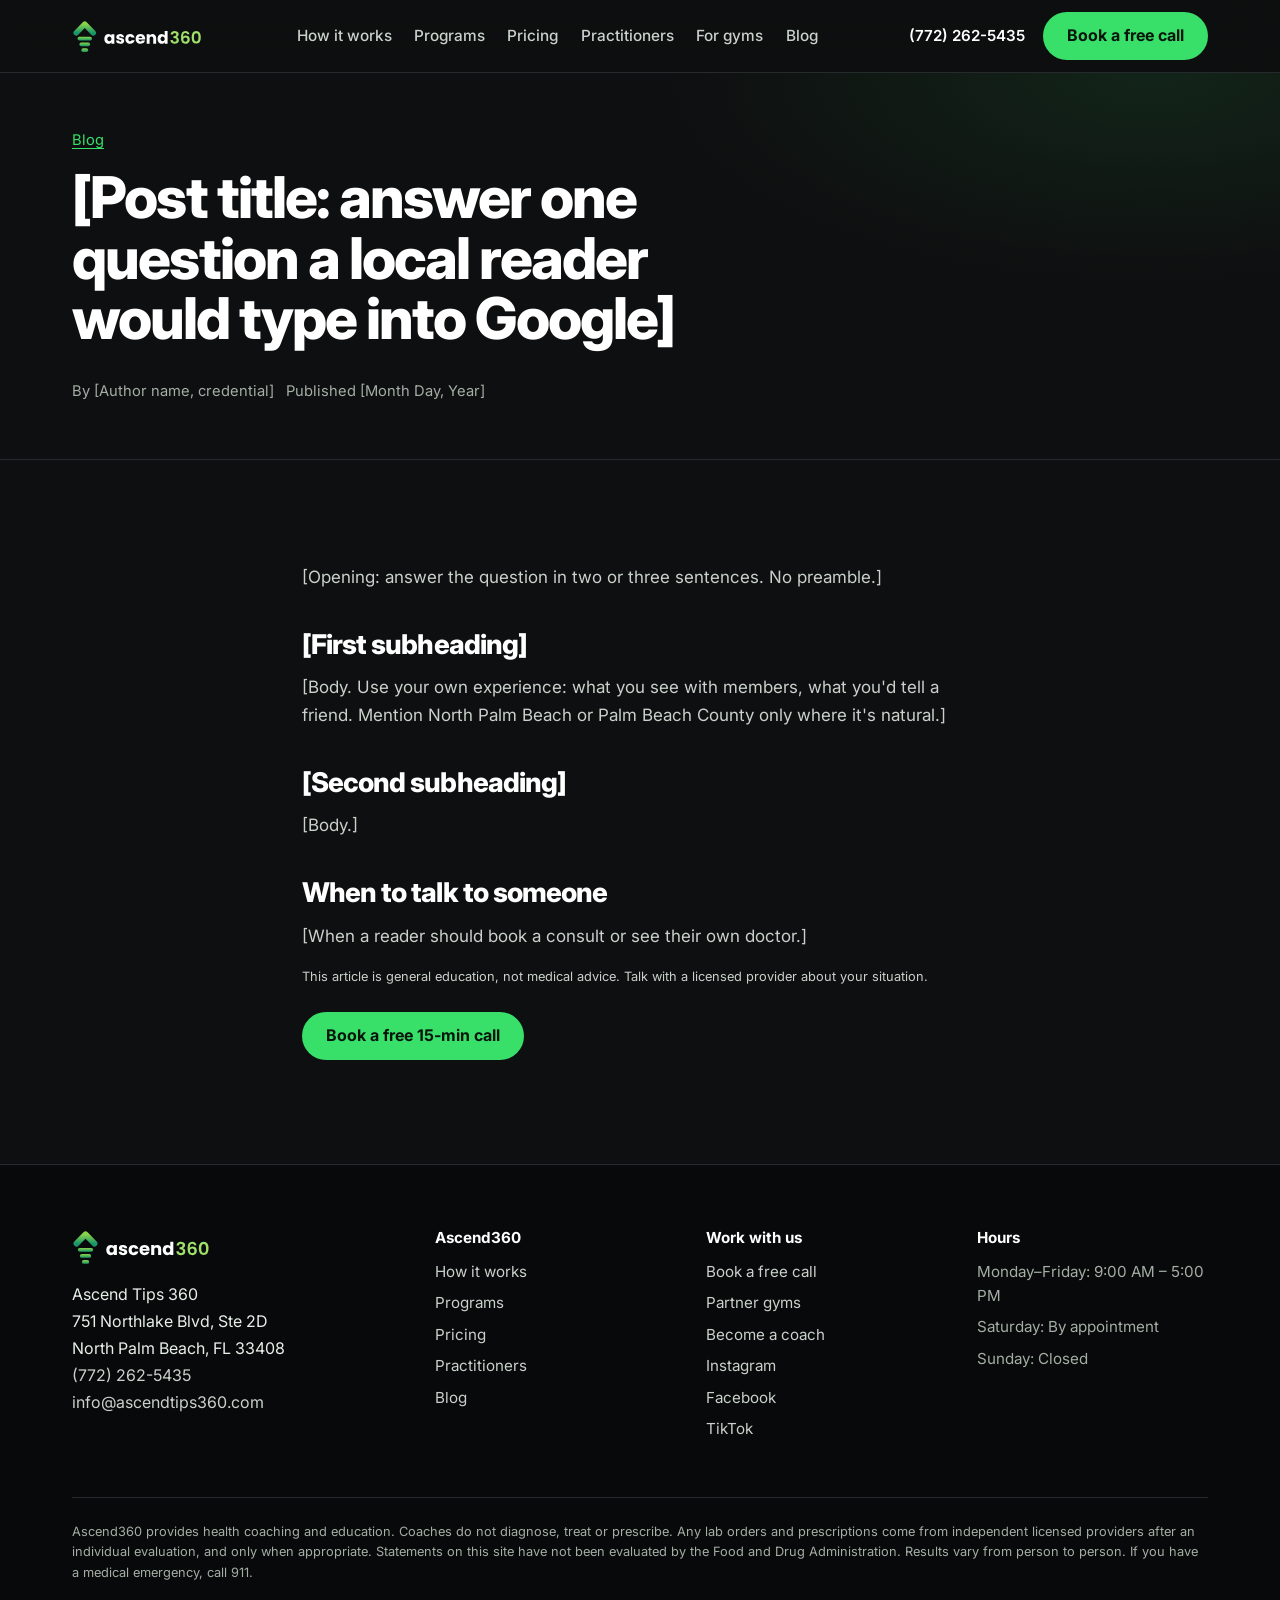
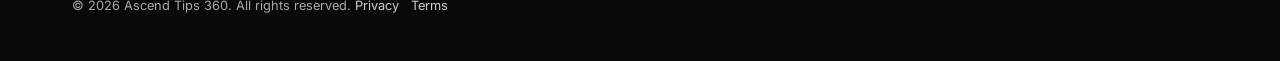
<file: blog-post-template.html>
<!doctype html>
<html lang="en">
<head>
<meta charset="utf-8">
<meta name="viewport" content="width=device-width, initial-scale=1">
<title>[Post title] | Ascend Tips 360</title>
<meta name="description" content="[One-sentence summary, under 155 characters.]">
<link rel="canonical" href="https://www.ascendtips360.com/blog-post-template.html">
<meta name="robots" content="noindex,follow">
<meta property="og:type" content="website">
<meta property="og:site_name" content="Ascend Tips 360">
<meta property="og:title" content="[Post title] | Ascend Tips 360">
<meta property="og:description" content="[One-sentence summary, under 155 characters.]">
<meta property="og:url" content="https://www.ascendtips360.com/blog-post-template.html">
<meta property="og:image" content="https://www.ascendtips360.com/og-image.png">
<meta name="twitter:card" content="summary_large_image">
<meta name="theme-color" content="#0e0f10">
<meta name="geo.region" content="US-FL">
<meta name="geo.placename" content="North Palm Beach">
<link rel="icon" href="[data-uri]" type="image/svg+xml">
<link rel="icon" href="favicon-32.png" sizes="32x32">
<link rel="apple-touch-icon" href="apple-touch-icon.png">
<link rel="preconnect" href="https://fonts.googleapis.com">
<link rel="preconnect" href="https://fonts.gstatic.com" crossorigin>
<link href="https://fonts.googleapis.com/css2?family=Inter:wght@400;500;600;700;800&display=swap" rel="stylesheet">
<style>/* Ascend Tips 360 — public site, Stitch "Ascend High Performance" system */
:root{
  --bg:#0e0f10;--bg-2:#121416;--panel:#191b1d;--panel-2:#1f2224;--line:#262a2c;--line-2:#323739;
  --text:#e0e3e5;--muted:#a3aea4;--green:#38e06a;--kinetic:#2fb457;--green-soft:rgba(56,224,106,.12);
  --amber:#f2b860;--red:#ff8a7a;
  --r:16px;--r-lg:24px;--pill:999px;--max:1200px;
  --font:"Inter",system-ui,-apple-system,"Segoe UI",sans-serif;
}
*,*::before,*::after{box-sizing:border-box}
html{-webkit-text-size-adjust:100%;scroll-behavior:smooth}
@media (prefers-reduced-motion:reduce){html{scroll-behavior:auto}*{transition:none!important;animation:none!important}}
body{margin:0;background:var(--bg);color:var(--text);font:400 1.0625rem/1.6 var(--font);-webkit-font-smoothing:antialiased}
img,svg{max-width:100%;display:block}
a{color:var(--green);text-underline-offset:3px}
a:hover{color:#7dfc95}
:focus-visible{outline:3px solid var(--green);outline-offset:3px;border-radius:6px}
.skip{position:absolute;left:-999px;top:0;background:var(--green);color:#000;padding:.6rem 1rem;z-index:100}
.skip:focus{left:1rem;top:1rem}
.wrap{max-width:var(--max);margin:0 auto;padding:0 1.25rem}
@media (min-width:760px){.wrap{padding:0 2rem}}
h1,h2,h3{font-weight:800;line-height:1.05;letter-spacing:-.035em;margin:0 0 .55em;color:#fff}
h1{font-size:clamp(2.5rem,6vw,4.6rem)}
h2{font-size:clamp(1.9rem,3.8vw,3rem)}
h3{font-size:1.25rem;letter-spacing:-.02em;line-height:1.2;font-weight:700}
p{margin:0 0 1em;max-width:66ch}
.lead{font-size:1.2rem;color:var(--muted);max-width:56ch}
.small{font-size:.92rem;color:var(--muted)}
.fine{font-size:.8rem;color:var(--muted);max-width:80ch}
.g{color:var(--green)}

.btn{display:inline-flex;align-items:center;justify-content:center;gap:.5rem;min-height:48px;padding:.75rem 1.45rem;border-radius:var(--pill);font:700 1rem/1.1 var(--font);text-decoration:none;border:1.5px solid transparent;cursor:pointer;transition:background .15s,border-color .15s,color .15s}
.btn-primary,.btn-lime{background:var(--green);color:#06140a}
.btn-primary:hover,.btn-lime:hover{background:#5cfd83;color:#06140a}
.btn-ghost,.btn-ghost-light{border-color:var(--line-2);color:#fff;background:transparent}
.btn-ghost:hover,.btn-ghost-light:hover{border-color:var(--green);color:var(--green)}
.actions{display:flex;flex-wrap:wrap;gap:.75rem;margin-top:1.5rem}

/* header */
.site-header{position:sticky;top:0;z-index:50;background:rgba(14,15,16,.8);backdrop-filter:blur(20px);-webkit-backdrop-filter:blur(20px);border-bottom:1px solid var(--line)}
.site-header .wrap{display:flex;align-items:center;justify-content:space-between;gap:1rem;min-height:72px}
.brand img{height:34px;width:auto}
.nav{display:none}
.nav ul{list-style:none;display:flex;gap:1.4rem;margin:0;padding:0}
.nav a{white-space:nowrap;color:#c9d1cb;text-decoration:none;font-weight:500;font-size:.96rem}
.nav a:hover,.nav a[aria-current="page"]{color:var(--green)}
.header-cta{display:none}
.menu-btn{display:inline-flex;align-items:center;background:none;border:1.5px solid var(--line-2);border-radius:var(--pill);padding:.5rem 1rem;font:600 .95rem var(--font);color:#fff;cursor:pointer;min-height:44px}
.mobile-nav{display:none;border-top:1px solid var(--line);background:var(--bg)}
.mobile-nav.open{display:block}
.mobile-nav ul{list-style:none;margin:0;padding:.5rem 1.25rem 1rem}
.mobile-nav li a{display:block;padding:.85rem 0;border-bottom:1px solid var(--line);color:#fff;text-decoration:none;font-weight:600;font-size:1.1rem}
.mobile-nav .btn{width:100%}
@media (min-width:1180px){
  .nav{display:block}.header-cta{display:flex;align-items:center;gap:1.1rem}.menu-btn{display:none}.mobile-nav{display:none!important}
  .header-cta .tel{color:#fff;font-weight:600;text-decoration:none;font-size:.95rem;white-space:nowrap}
  .header-cta .btn{white-space:nowrap}
}

section{padding:4.5rem 0}
@media (min-width:760px){section{padding:6.5rem 0}}
.band-white{background:var(--bg-2);border-top:1px solid var(--line);border-bottom:1px solid var(--line)}
.band-dark{background:radial-gradient(1000px 400px at 15% 0%,rgba(47,180,87,.14),transparent 60%),var(--bg)}
.section-head{max-width:740px;margin-bottom:2.75rem}

/* hero */
.hero{padding:3.5rem 0 4.5rem;background:radial-gradient(900px 500px at 85% 10%,rgba(56,224,106,.13),transparent 60%)}
@media (min-width:760px){.hero{padding:5rem 0 6rem}}
.hero-grid{display:grid;gap:3rem;align-items:center}
@media (min-width:980px){.hero-grid{grid-template-columns:1.1fr .9fr}}
.where{display:inline-flex;align-items:center;gap:.5rem;font-weight:600;color:var(--green);margin-bottom:1.2rem;font-size:.95rem;border:1px solid rgba(56,224,106,.35);background:var(--green-soft);padding:.35rem .85rem;border-radius:var(--pill)}
.where::before{content:"";width:7px;height:7px;border-radius:50%;background:var(--green)}
.hero h1{max-width:13ch}
.proof{display:flex;flex-wrap:wrap;gap:1.5rem 2.5rem;margin-top:2.2rem;padding-top:1.5rem;border-top:1px solid var(--line)}
.proof div{font-size:.9rem;color:var(--muted)}
.proof b{display:block;color:#fff;font-size:1.5rem;letter-spacing:-.03em}

/* ---------- app mock components ---------- */
.phone{width:min(330px,100%);margin:0 auto;aspect-ratio:9/19;background:#101416;border-radius:44px;border:9px solid #23282a;padding:1.15rem .95rem .8rem;color:#e0e3e5;font-size:.8rem;display:flex;flex-direction:column;gap:.6rem;box-shadow:0 50px 90px -40px rgba(56,224,106,.35),0 0 0 1px #000;overflow:hidden;position:relative}
.phone::before{content:"";position:absolute;top:8px;left:50%;transform:translateX(-50%);width:90px;height:22px;background:#000;border-radius:20px}
.ph-top{display:flex;justify-content:space-between;align-items:center;font-weight:700;color:#fff;margin-top:1.2rem}
.ph-top i{width:8px;height:8px;border-radius:50%;background:var(--green);display:inline-block}
.ph-title{font-size:1.25rem;font-weight:800;letter-spacing:-.03em;color:#fff;line-height:1.1}
.ph-sub{color:var(--muted);font-size:.72rem;margin-top:-.35rem}
.ph-card{background:#191b1d;border:1px solid #262a2c;border-radius:14px;padding:.75rem}
.ph-card.hl{border-color:rgba(56,224,106,.45);background:linear-gradient(180deg,rgba(56,224,106,.1),#191b1d)}
.ph-row{display:flex;justify-content:space-between;align-items:center;gap:.5rem}
.ph-lbl{font-size:.62rem;font-weight:700;letter-spacing:.06em;color:var(--muted)}
.ph-big{font-size:1.8rem;font-weight:800;color:var(--green);line-height:1;letter-spacing:-.04em}
.ph-ring{--p:78;width:58px;height:58px;border-radius:50%;background:conic-gradient(var(--green) calc(var(--p)*1%),#262a2c 0);display:grid;place-items:center;flex:none}
.ph-ring::after{content:"";width:44px;height:44px;border-radius:50%;background:#191b1d}
.ph-pill{background:var(--green);color:#06140a;font-weight:800;border-radius:999px;padding:.3rem .8rem;font-size:.7rem}
.ph-pill.ghost{background:transparent;color:var(--green);border:1px solid rgba(56,224,106,.5)}
.ph-line{display:flex;justify-content:space-between;align-items:center;padding:.45rem 0;border-top:1px solid #262a2c}
.ph-line:first-of-type{border-top:0}
.ph-line b{color:#fff;font-weight:600}
.ph-muted{color:var(--muted)}
.ph-ok{color:var(--green);font-size:.6rem;font-weight:800;letter-spacing:.05em}
.ph-macros{display:grid;grid-template-columns:repeat(4,1fr);gap:.35rem}
.ph-macros div{background:#191b1d;border:1px solid #262a2c;border-radius:10px;padding:.45rem .3rem;text-align:center}
.ph-macros b{display:block;color:#fff;font-size:.95rem;letter-spacing:-.02em}
.ph-macros span{font-size:.55rem;color:var(--green);font-weight:700;letter-spacing:.05em}
.ph-meal{display:grid;grid-template-columns:46px 1fr;gap:.6rem;align-items:center}
.ph-meal .thumb{width:46px;height:46px;border-radius:10px;background:radial-gradient(circle at 35% 35%,#e48a5c,#7a3b22 55%,#2b3b2a 56%);}
.ph-meal .thumb.b{background:radial-gradient(circle at 60% 40%,#7fd36b,#2f6d36 55%,#3c2a1f 56%)}
.ph-meal .thumb.c{background:radial-gradient(circle at 50% 45%,#f2e3b8,#b98e4c 55%,#22301f 56%)}
.ph-slider{height:6px;border-radius:6px;background:#262a2c;position:relative;margin:.35rem 0 .1rem}
.ph-slider span{position:absolute;inset:0 auto 0 0;border-radius:6px;background:linear-gradient(90deg,var(--amber),var(--green))}
.ph-nav{margin-top:auto;display:flex;justify-content:space-between;border-top:1px solid #262a2c;padding:.55rem .2rem 0;font-size:.62rem;color:var(--muted)}
.ph-nav b{color:var(--green)}
.ph-days{display:grid;grid-template-columns:repeat(5,1fr);gap:.3rem;text-align:center;font-size:.6rem;color:var(--muted)}
.ph-days span{display:block;width:16px;height:16px;border-radius:50%;margin:.25rem auto 0;border:1.5px solid #3a4042}
.ph-days span.on{background:var(--green);border-color:var(--green)}

.phones{display:grid;gap:2.5rem}
@media (min-width:980px){.phones{grid-template-columns:repeat(3,1fr);gap:1.5rem}}
@media (max-width:979px){.phones{grid-auto-flow:column;grid-auto-columns:82%;overflow-x:auto;scroll-snap-type:x mandatory;padding-bottom:1rem;gap:1rem}.phones>figure{scroll-snap-align:center}}
.phones figure{margin:0}
.phones figcaption{margin-top:1.25rem;text-align:center}
.phones figcaption b{display:block;color:#fff;font-size:1.1rem}
.phones figcaption span{color:var(--muted);font-size:.95rem}

/* coach console mock */
.console{border:1px solid var(--line);border-radius:var(--r-lg);background:#0e0f10;overflow:hidden;box-shadow:0 60px 100px -50px rgba(56,224,106,.3);font-size:.82rem}
.console-bar{display:flex;gap:.4rem;padding:.7rem 1rem;border-bottom:1px solid var(--line);background:#121416}
.console-bar i{width:10px;height:10px;border-radius:50%;background:#2f3437}
.console-body{display:grid;grid-template-columns:1fr}
@media (min-width:900px){.console-body{grid-template-columns:200px 1fr 260px}}
.c-side{display:none;border-right:1px solid var(--line);padding:1.2rem .8rem;background:#101213}
@media (min-width:900px){.c-side{display:block}}
.c-side .c-brand{font-weight:800;color:#fff;font-size:1rem;margin:0 0 1.2rem .5rem}
.c-side .c-brand span{color:var(--green)}
.c-side ul{list-style:none;margin:0;padding:0}
.c-side li{padding:.55rem .7rem;border-radius:10px;color:var(--muted);margin-bottom:.15rem;font-weight:500}
.c-side li.on{background:var(--green-soft);color:var(--green);box-shadow:inset 3px 0 0 var(--green)}
.c-main{padding:1.3rem;display:flex;flex-direction:column;gap:1rem;min-width:0}
.c-head{display:flex;justify-content:space-between;align-items:flex-start;gap:1rem;flex-wrap:wrap}
.c-head h4{margin:0;color:#fff;font-size:1.35rem;letter-spacing:-.03em}
.c-head p{margin:0;color:var(--muted);font-size:.78rem}
.c-stats{display:grid;grid-template-columns:repeat(2,1fr);gap:.6rem}
@media (min-width:600px){.c-stats{grid-template-columns:repeat(4,1fr)}}
.c-stat{background:var(--panel);border:1px solid var(--line);border-radius:14px;padding:.8rem}
.c-stat small{color:var(--muted);display:block}
.c-stat b{font-size:1.5rem;color:#fff;letter-spacing:-.03em}
.c-stat b.g{color:var(--green)}
.c-stat em{font-style:normal;font-size:.7rem;color:var(--green)}
.c-panel{background:var(--panel);border:1px solid var(--line);border-radius:14px;padding:1rem}
.c-panel h5{margin:0 0 .7rem;color:#fff;font-size:.95rem}
.c-bars{display:grid;grid-template-columns:1fr 1fr;gap:.8rem 1.2rem}
.c-bar small{display:flex;justify-content:space-between;color:var(--muted)}
.c-bar small b{color:var(--green)}
.c-track{height:6px;border-radius:6px;background:#262a2c;margin-top:.35rem}
.c-track span{display:block;height:100%;border-radius:6px;background:var(--green)}
.c-chart{height:90px;background:linear-gradient(180deg,rgba(47,180,87,.25),transparent);clip-path:polygon(0 80%,15% 70%,30% 74%,45% 55%,60% 50%,75% 32%,90% 25%,100% 18%,100% 100%,0 100%);border-top:0}
.c-aside{border-left:1px solid var(--line);padding:1.3rem;display:none;flex-direction:column;gap:.8rem;background:#101213}
@media (min-width:900px){.c-aside{display:flex}}
.c-aside h5{margin:0;color:#fff;font-size:.95rem}
.c-chips{display:flex;flex-wrap:wrap;gap:.35rem}
.c-chips span{border:1px solid var(--line-2);border-radius:999px;padding:.25rem .6rem;font-size:.7rem;color:#c9d1cb}
.c-note{background:#0e0f10;border:1px solid var(--line);border-radius:12px;padding:.8rem;color:#c9d1cb;line-height:1.5}
.c-send{background:var(--green);color:#06140a;font-weight:800;text-align:center;border-radius:999px;padding:.7rem}
.c-flag{font-size:.72rem;color:var(--muted);border:1px dashed var(--line-2);border-radius:12px;padding:.6rem}

.coach-points{display:grid;gap:1.2rem;margin-top:2.5rem}
@media (min-width:860px){.coach-points{grid-template-columns:repeat(4,1fr)}}
.coach-points div{border-top:2px solid var(--green);padding-top:1rem}
.coach-points h3{font-size:1.1rem;margin-bottom:.3rem}
.coach-points p{color:var(--muted);font-size:.95rem;margin:0}

/* split */
.split{display:grid;gap:3rem;align-items:center}
@media (min-width:980px){.split{grid-template-columns:1fr 1fr}.split.flip>:first-child{order:2}}
.split>*,.hero-grid>*,.form-wrap>*,.visit>*{min-width:0}
.feature-list{list-style:none;margin:0;padding:0}
.feature-list li{padding:1.1rem 0;border-top:1px solid var(--line)}
.feature-list li:last-child{border-bottom:1px solid var(--line)}
.feature-list strong{display:block;color:#fff;font-size:1.1rem;margin-bottom:.15rem}
.feature-list span{color:var(--muted)}

/* lab report */
.report{background:var(--panel);border:1px solid var(--line);border-radius:var(--r);padding:1.5rem}
.report-top{display:flex;justify-content:space-between;align-items:baseline;gap:1rem;border-bottom:1px solid var(--line);padding-bottom:.9rem;margin-bottom:.3rem}
.report-top strong{color:#fff;font-size:1.1rem}
.report-top span{font-size:.75rem;color:var(--muted);border:1px solid var(--line-2);border-radius:999px;padding:.15rem .6rem}
.report table{width:100%;border-collapse:collapse;font-variant-numeric:tabular-nums}
.report th{text-align:right;font-weight:600;font-size:.8rem;color:var(--muted);padding:.6rem 0 .4rem}
.report th:first-child{text-align:left}
.report td{padding:.7rem 0;border-top:1px solid var(--line);text-align:right;font-weight:700;color:#fff}
.report td:first-child{text-align:left;font-weight:500;color:#c9d1cb}
.report td.d90{color:var(--green)}
.report .unit{font-weight:400;color:var(--muted);font-size:.75rem;margin-left:.2rem}
.report-note{font-size:.75rem;color:var(--muted);margin:.9rem 0 0}

/* timeline */
.timeline{list-style:none;margin:0;padding:0;display:grid}
@media (min-width:900px){.timeline{grid-template-columns:repeat(5,1fr);gap:.8rem}}
.timeline li{padding:1.3rem;border:1px solid var(--line);border-radius:var(--r);background:var(--panel);margin-bottom:.8rem}
@media (min-width:900px){.timeline li{margin:0}}
.timeline li.key{background:#0f1f15;border-color:rgba(56,224,106,.4)}
.timeline .day{font-size:1.6rem;font-weight:800;color:var(--green);display:block;margin-bottom:.5rem;letter-spacing:-.03em}
.timeline h3{font-size:1.05rem;margin-bottom:.3rem}
.timeline p{font-size:.92rem;margin:0;color:var(--muted)}

/* programs */
.programs{display:grid;gap:1rem}
@media (min-width:760px){.programs{grid-template-columns:1fr 1fr}}
.program{background:var(--panel);border:1px solid var(--line);border-radius:var(--r);padding:1.8rem}
.program h3{font-size:1.4rem}
.program p{color:var(--muted)}
.program ul{margin:.5rem 0 0;padding-left:1.1rem;color:#c9d1cb}
.program li{margin:.3rem 0}
.program li::marker{color:var(--green)}

/* pricing ladder */
.ladder{display:flex;flex-direction:column;gap:.9rem;align-items:flex-start}
.rung{width:100%;background:var(--panel);border:1px solid var(--line);border-radius:28px;padding:1.4rem 1.6rem;display:grid;gap:.8rem;align-items:center}
@media (min-width:860px){.rung{grid-template-columns:minmax(150px,1fr) auto minmax(0,1.6fr) auto;gap:1.5rem}.rung.r2{width:90%}.rung.r3{width:80%}}
.rung .name{font-size:1.25rem;font-weight:800;color:#fff;letter-spacing:-.02em}
.rung .price{font-size:2.2rem;font-weight:800;letter-spacing:-.04em;white-space:nowrap;color:#fff}
.rung .price small{font-size:1rem;font-weight:500;color:var(--muted);letter-spacing:0}
.rung .what{color:var(--muted);font-size:.98rem;margin:0}
.rung.featured{border-color:rgba(56,224,106,.55);background:linear-gradient(90deg,rgba(56,224,106,.12),var(--panel) 60%)}
.rung.featured .price{color:var(--green)}
.rung .btn{white-space:nowrap}
.consults{width:100%;border-collapse:collapse;background:var(--panel);border:1px solid var(--line);border-radius:var(--r);overflow:hidden;font-variant-numeric:tabular-nums}
.consults th,.consults td{text-align:left;padding:1rem 1.25rem;border-bottom:1px solid var(--line);vertical-align:top}
.consults th{font-size:.82rem;color:var(--muted);font-weight:700;background:#151719}
.consults td{color:#c9d1cb}
.consults td strong{color:#fff}
.consults td.p{font-weight:800;font-size:1.3rem;white-space:nowrap;color:var(--green)}
.consults tr:last-child td{border-bottom:0}
.table-scroll{overflow-x:auto}
@media (max-width:700px){
  .consults thead{position:absolute;left:-9999px}
  .consults,.consults tbody,.consults tr,.consults td{display:block;width:100%}
  .consults tr{padding:1.1rem 1.25rem;border-bottom:1px solid var(--line)}
  .consults td{padding:.2rem 0;border:0}
  .consults td.p{font-size:1.6rem;margin:.2rem 0 .3rem}
  .consults td .btn{margin-top:.6rem;width:100%}
}
.founding{margin-top:2rem;display:flex;flex-wrap:wrap;gap:1rem 2rem;align-items:center;justify-content:space-between;border:1px dashed rgba(56,224,106,.6);border-radius:var(--r);padding:1.25rem 1.5rem;background:var(--green-soft)}
.founding p{margin:0}

/* ageless */
.ageless-visual{display:grid;grid-template-columns:1fr 1fr;gap:.75rem}
.ageless-visual figure{margin:0;border-radius:var(--r);aspect-ratio:3/4;position:relative;display:flex;align-items:flex-end;padding:1.4rem 1.5rem;border:1px solid var(--line);background:
  linear-gradient(var(--green),var(--green)) top 14px left 14px/26px 2px no-repeat,linear-gradient(var(--green),var(--green)) top 14px left 14px/2px 26px no-repeat,
  linear-gradient(var(--green),var(--green)) top 14px right 14px/26px 2px no-repeat,linear-gradient(var(--green),var(--green)) top 14px right 14px/2px 26px no-repeat,
  linear-gradient(var(--green),var(--green)) bottom 14px left 14px/26px 2px no-repeat,linear-gradient(var(--green),var(--green)) bottom 14px left 14px/2px 26px no-repeat,
  linear-gradient(var(--green),var(--green)) bottom 14px right 14px/26px 2px no-repeat,linear-gradient(var(--green),var(--green)) bottom 14px right 14px/2px 26px no-repeat,var(--panel)}
.ageless-visual figure.after{background-color:#132a1b}
.ageless-visual figure span{position:absolute;top:50%;left:0;right:0;transform:translateY(-50%);text-align:center;color:var(--muted);font-size:.85rem;padding:0 1.5rem}
.ageless-visual figcaption{font-weight:700;color:#fff;font-size:.9rem}
.sim-tag{display:inline-block;margin-top:1rem;font-size:.82rem;font-weight:600;color:var(--amber);border:1px solid rgba(242,184,96,.4);border-radius:999px;padding:.35rem .8rem}

/* people */
.people{display:grid;gap:1.5rem}
@media (min-width:860px){.people{grid-template-columns:repeat(3,1fr)}}
.person{background:var(--panel);border:1px solid var(--line);border-radius:var(--r);padding:1.4rem}
.person .photo{aspect-ratio:4/5;border-radius:12px;background:repeating-linear-gradient(135deg,#1b1e20 0 12px,#202426 12px 24px);display:grid;place-items:center;color:var(--muted);font-size:.85rem;margin-bottom:1.1rem;text-align:center;padding:1rem}
.person .role{font-weight:600;color:var(--green);margin:-.3rem 0 .6rem}
.person p{color:var(--muted)}
.gym-points{display:grid;gap:1.5rem;margin-top:2rem}
@media (min-width:860px){.gym-points{grid-template-columns:repeat(3,1fr)}}
.gym-points div{border-top:2px solid var(--green);padding-top:1rem}
.gym-points p{color:var(--muted)}

/* faq */
.faq{max-width:820px}
.faq details{border-top:1px solid var(--line)}
.faq details:last-child{border-bottom:1px solid var(--line)}
.faq summary{cursor:pointer;list-style:none;padding:1.25rem 2.5rem 1.25rem 0;font-weight:700;font-size:1.1rem;position:relative;color:#fff}
.faq summary::-webkit-details-marker{display:none}
.faq summary::after{content:"+";position:absolute;right:.25rem;top:1rem;font-size:1.6rem;font-weight:400;color:var(--green)}
.faq details[open] summary::after{content:"−"}
.faq details p{padding-bottom:1.25rem;margin:0;color:var(--muted)}

/* visit */
.visit{display:grid;gap:2rem}
@media (min-width:900px){.visit{grid-template-columns:.9fr 1.1fr;align-items:stretch}}
.nap{font-style:normal;font-size:1.1rem;line-height:1.7;color:#c9d1cb}
.nap strong{font-size:1.35rem;display:block;margin-bottom:.3rem;color:#fff}
.map{border:1px solid var(--line);width:100%;min-height:340px;height:100%;border-radius:var(--r);filter:invert(.9) hue-rotate(180deg) grayscale(.4)}
.hours{border-collapse:collapse;margin-top:1rem;color:#c9d1cb}
.hours td{padding:.25rem 1.5rem .25rem 0}

.cta-band{background:radial-gradient(800px 300px at 80% 100%,rgba(56,224,106,.18),transparent 70%),#0f1f15;border-top:1px solid rgba(56,224,106,.25)}
.cta-band h2{max-width:18ch}
.cta-band p{color:#c9d1cb}

/* inner pages */
.page-head{padding:3.5rem 0 2.5rem;border-bottom:1px solid var(--line);background:radial-gradient(700px 300px at 90% 0%,rgba(56,224,106,.1),transparent 70%)}
.page-head h1{font-size:clamp(2.2rem,5vw,3.6rem);max-width:18ch}
.prose{max-width:740px}
.prose h2{font-size:1.7rem;margin-top:2.5rem}
.prose p,.prose li{color:#c9d1cb}
.prose ul,.prose ol{padding-left:1.2rem}
.prose li{margin:.35rem 0}
.steps{list-style:none;padding:0;margin:0;counter-reset:s}
.steps li{counter-increment:s;display:grid;grid-template-columns:3rem 1fr;gap:1rem;padding:1.5rem 0;border-top:1px solid var(--line)}
.steps li::before{content:counter(s);font-size:1.9rem;font-weight:800;color:var(--green);line-height:1}
.steps h3{margin-bottom:.3rem}
.steps p{margin:0;color:var(--muted)}

/* forms */
.form-wrap{display:grid;gap:3rem}
@media (min-width:960px){.form-wrap{grid-template-columns:1.1fr .9fr}}
form.lead-form{background:var(--panel);border:1px solid var(--line);border-radius:var(--r);padding:1.75rem}
.field{display:flex;flex-direction:column;gap:.35rem;margin-bottom:1.1rem}
.field label{font-weight:600;font-size:.95rem;color:#fff}
.field .hint{font-size:.82rem;color:var(--muted);font-weight:400}
.field input,.field select,.field textarea{font:inherit;font-size:1rem;padding:.8rem .95rem;border:1px solid var(--line-2);border-radius:12px;background:#0e0f10;color:#fff;min-height:48px;width:100%;max-width:100%}
.field input:focus,.field select:focus{outline:none;border-color:var(--green);box-shadow:0 0 0 3px rgba(56,224,106,.18)}
.two{display:grid;gap:0 1rem}
@media (min-width:600px){.two{grid-template-columns:1fr 1fr}}
.check{display:flex;gap:.7rem;align-items:flex-start;font-size:.86rem;color:var(--muted);margin:.5rem 0 1.25rem}
.check input{width:20px;height:20px;margin-top:.15rem;flex:none;accent-color:var(--green)}
.notice{background:rgba(242,184,96,.08);border:1px solid rgba(242,184,96,.35);padding:.8rem 1rem;border-radius:12px;font-size:.9rem;margin-bottom:1.25rem;color:#f3d9ae}
.hidden{position:absolute!important;left:-9999px}

/* footer */
.site-footer{background:#08090a;color:var(--muted);padding:4rem 0 2rem;font-size:.95rem;border-top:1px solid var(--line)}
.site-footer a{color:#c9d1cb;text-decoration:none}
.site-footer a:hover{color:var(--green)}
.foot-grid{display:grid;gap:2.5rem}
@media (min-width:860px){.foot-grid{grid-template-columns:1.4fr 1fr 1fr 1fr}}
.foot-grid h3{font-size:.95rem;color:#fff;margin-bottom:.8rem;letter-spacing:0}
.foot-grid ul{list-style:none;margin:0;padding:0}
.foot-grid li{margin:.45rem 0}
.foot-logo img{height:36px;width:auto;margin-bottom:1rem}
.foot-legal{border-top:1px solid var(--line);margin-top:3rem;padding-top:1.5rem;font-size:.8rem;line-height:1.6}
.foot-legal p{max-width:none}

.mobile-bar{position:fixed;bottom:0;left:0;right:0;z-index:40;display:grid;grid-template-columns:1fr 1.4fr;gap:.5rem;padding:.6rem .75rem calc(.6rem + env(safe-area-inset-bottom));background:rgba(14,15,16,.9);backdrop-filter:blur(20px);-webkit-backdrop-filter:blur(20px);border-top:1px solid var(--line)}
.mobile-bar .btn{min-height:46px;padding:.6rem .8rem;font-size:.95rem}
body{padding-bottom:76px}
@media (min-width:1180px){.mobile-bar{display:none}body{padding-bottom:0}}
.post-list{list-style:none;padding:0;margin:0}
.empty{border:1px dashed var(--line-2);border-radius:var(--r);padding:2.5rem;max-width:720px;background:var(--panel)}
.proof{flex-wrap:nowrap;gap:1.5rem}
.proof div{flex:1;min-width:0}
.phones .phone{aspect-ratio:9/17}
@media (max-width:520px){.proof{flex-wrap:wrap}.proof div{flex:1 1 40%}}
.panel-tabs{display:flex;gap:.4rem;margin:.9rem 0 .4rem;background:#0e0f10;border:1px solid var(--line);border-radius:999px;padding:.25rem;width:max-content;max-width:100%}
.panel-tabs button{font:600 .88rem var(--font);color:var(--muted);background:transparent;border:0;border-radius:999px;padding:.5rem 1rem;cursor:pointer;min-height:38px}
.panel-tabs button[aria-selected="true"]{background:var(--green);color:#06140a}
</style>
<script type="application/ld+json">{"@context": "https://schema.org", "@type": "HealthAndBeautyBusiness", "@id": "https://www.ascendtips360.com/#business", "name": "Ascend Tips 360", "alternateName": "Ascend360", "url": "https://www.ascendtips360.com/", "logo": "https://www.ascendtips360.com/icon-512.png", "image": "https://www.ascendtips360.com/og-image.png", "telephone": "+17722625435", "email": "info@ascendtips360.com", "priceRange": "$$", "address": {"@type": "PostalAddress", "streetAddress": "751 Northlake Blvd, Ste 2D", "addressLocality": "North Palm Beach", "addressRegion": "FL", "postalCode": "33408", "addressCountry": "US"}, "areaServed": ["North Palm Beach", "Palm Beach Gardens", "Juno Beach", "Jupiter", "Tequesta", "Lake Park", "Riviera Beach", "Singer Island", "West Palm Beach", "Palm Beach County"], "openingHoursSpecification": [{"@type": "OpeningHoursSpecification", "dayOfWeek": ["Monday", "Tuesday", "Wednesday", "Thursday", "Friday"], "opens": "09:00", "closes": "17:00"}], "sameAs": ["https://www.facebook.com/ascendtips360", "https://www.instagram.com/ascendtips360", "https://www.tiktok.com/@ascendtips360"]}</script>
<!-- Google Analytics 4: paste your GA4 tag here once created (see README). Do NOT add Meta/TikTok pixels to book.html. -->
</head>
<body>
<a class="skip" href="#main">Skip to content</a>
<header class="site-header">
  <div class="wrap">
    <a class="brand" href="index.html" aria-label="Ascend Tips 360 home"><img src="[data-uri]" alt="Ascend360" width="160" height="41"></a>
    <nav class="nav" aria-label="Main"><ul><li><a href="how-it-works.html">How it works</a></li><li><a href="programs.html">Programs</a></li><li><a href="pricing.html">Pricing</a></li><li><a href="practitioners.html">Practitioners</a></li><li><a href="gyms.html">For gyms</a></li><li><a href="blog.html">Blog</a></li></ul></nav>
    <div class="header-cta">
      <a class="tel" href="tel:+17722625435">(772) 262-5435</a>
      <a class="btn btn-primary" href="book.html">Book a free call</a>
    </div>
    <button class="menu-btn" aria-expanded="false" aria-controls="mobile-nav">Menu</button>
  </div>
  <div class="mobile-nav" id="mobile-nav">
    <ul><li><a href="how-it-works.html">How it works</a></li><li><a href="programs.html">Programs</a></li><li><a href="pricing.html">Pricing</a></li><li><a href="practitioners.html">Practitioners</a></li><li><a href="gyms.html">For gyms</a></li><li><a href="blog.html">Blog</a></li></ul>
    <div class="wrap" style="padding-bottom:1.25rem"><a class="btn btn-primary" href="book.html">Book a free 15-min call</a></div>
  </div>
</header>
<main id="main">

<article>
<div class="page-head"><div class="wrap">
  <p class="small"><a href="blog.html">Blog</a></p>
  <h1>[Post title: answer one question a local reader would type into Google]</h1>
  <p class="small">By [Author name, credential] &nbsp; Published [Month Day, Year]</p>
</div></div>
<section><div class="wrap prose">
  <p>[Opening: answer the question in two or three sentences. No preamble.]</p>
  <h2>[First subheading]</h2>
  <p>[Body. Use your own experience: what you see with members, what you'd tell a friend. Mention North Palm Beach or Palm Beach County only where it's natural.]</p>
  <h2>[Second subheading]</h2>
  <p>[Body.]</p>
  <h2>When to talk to someone</h2>
  <p>[When a reader should book a consult or see their own doctor.]</p>
  <p class="fine">This article is general education, not medical advice. Talk with a licensed provider about your situation.</p>
  <div class="actions"><a class="btn btn-primary" href="book.html">Book a free 15-min call</a></div>
</div></section>
</article>
</main>
<footer class="site-footer">
  <div class="wrap">
    <div class="foot-grid">
      <div>
        <div class="foot-logo"><img src="[data-uri]" alt="Ascend360" width="160" height="41"></div>
        <address class="nap" style="font-size:1rem;color:#e7efe9">
          Ascend Tips 360<br>751 Northlake Blvd, Ste 2D<br>North Palm Beach, FL 33408<br>
          <a href="tel:+17722625435">(772) 262-5435</a><br>
          <a href="mailto:info@ascendtips360.com">info@ascendtips360.com</a>
        </address>
      </div>
      <div>
        <h3>Ascend360</h3>
        <ul>
          <li><a href="how-it-works.html">How it works</a></li>
          <li><a href="programs.html">Programs</a></li>
          <li><a href="pricing.html">Pricing</a></li>
          <li><a href="practitioners.html">Practitioners</a></li>
          <li><a href="blog.html">Blog</a></li>
        </ul>
      </div>
      <div>
        <h3>Work with us</h3>
        <ul>
          <li><a href="book.html">Book a free call</a></li>
          <li><a href="gyms.html">Partner gyms</a></li>
          <li><a href="book.html?interest=careers">Become a coach</a></li>
          <li><a href="https://www.instagram.com/ascendtips360" rel="noopener">Instagram</a></li>
          <li><a href="https://www.facebook.com/ascendtips360" rel="noopener">Facebook</a></li>
          <li><a href="https://www.tiktok.com/@ascendtips360" rel="noopener">TikTok</a></li>
        </ul>
      </div>
      <div>
        <h3>Hours</h3>
        <ul><li>Monday–Friday: 9:00 AM – 5:00 PM</li><li>Saturday: By appointment</li><li>Sunday: Closed</li></ul>
      </div>
    </div>
    <div class="foot-legal">
      <p>Ascend360 provides health coaching and education. Coaches do not diagnose, treat or prescribe. Any lab orders and prescriptions come from independent licensed providers after an individual evaluation, and only when appropriate. Statements on this site have not been evaluated by the Food and Drug Administration. Results vary from person to person. If you have a medical emergency, call 911.</p>
      <p>&copy; 2026 Ascend Tips 360. All rights reserved. <a href="privacy.html">Privacy</a> &nbsp; <a href="terms.html">Terms</a></p>
    </div>
  </div>
</footer>
<div class="mobile-bar">
  <a class="btn btn-ghost" href="tel:+17722625435">Call</a>
  <a class="btn btn-primary" href="book.html">Book free call</a>
</div>
<script>// Mobile menu
(function(){
  var btn=document.querySelector('.menu-btn'), nav=document.getElementById('mobile-nav');
  if(btn&&nav){btn.addEventListener('click',function(){
    var open=nav.classList.toggle('open');btn.setAttribute('aria-expanded',open?'true':'false');btn.textContent=open?'Close':'Menu';
  });}
})();
// Rep attribution: ?rep=CODE on any page is remembered for 60 days and added to the booking form
(function(){
  var KEY='a360_rep',params=new URLSearchParams(location.search),rep=params.get('rep');
  try{
    if(rep){localStorage.setItem(KEY,JSON.stringify({code:rep.slice(0,40),t:Date.now()}));}
    var saved=JSON.parse(localStorage.getItem(KEY)||'null');
    if(saved&&Date.now()-saved.t>60*864e5){localStorage.removeItem(KEY);saved=null;}
    var f=document.getElementById('f-rep');if(f&&saved&&!f.value)f.value=saved.code;
    if(!sessionStorage.getItem('a360_landing'))sessionStorage.setItem('a360_landing',location.pathname+location.search);
    var l=document.getElementById('f-landing');if(l)l.value=sessionStorage.getItem('a360_landing')||'';
  }catch(e){}
  // Preselect interest from ?interest=
  var i=params.get('interest'),sel=document.getElementById('f-interest');
  if(i&&sel){for(var k=0;k<sel.options.length;k++){if(sel.options[k].value===i){sel.selectedIndex=k;break;}}}
})();
// Hormone panel tabs
(function(){
  var tabs=document.querySelectorAll('.panel-tabs [role="tab"]');
  tabs.forEach(function(t){t.addEventListener('click',function(){
    tabs.forEach(function(o){var on=o===t;o.setAttribute('aria-selected',on?'true':'false');document.getElementById(o.getAttribute('aria-controls')).hidden=!on;});
  });});
})();
</script>
</body>
</html>
</file>
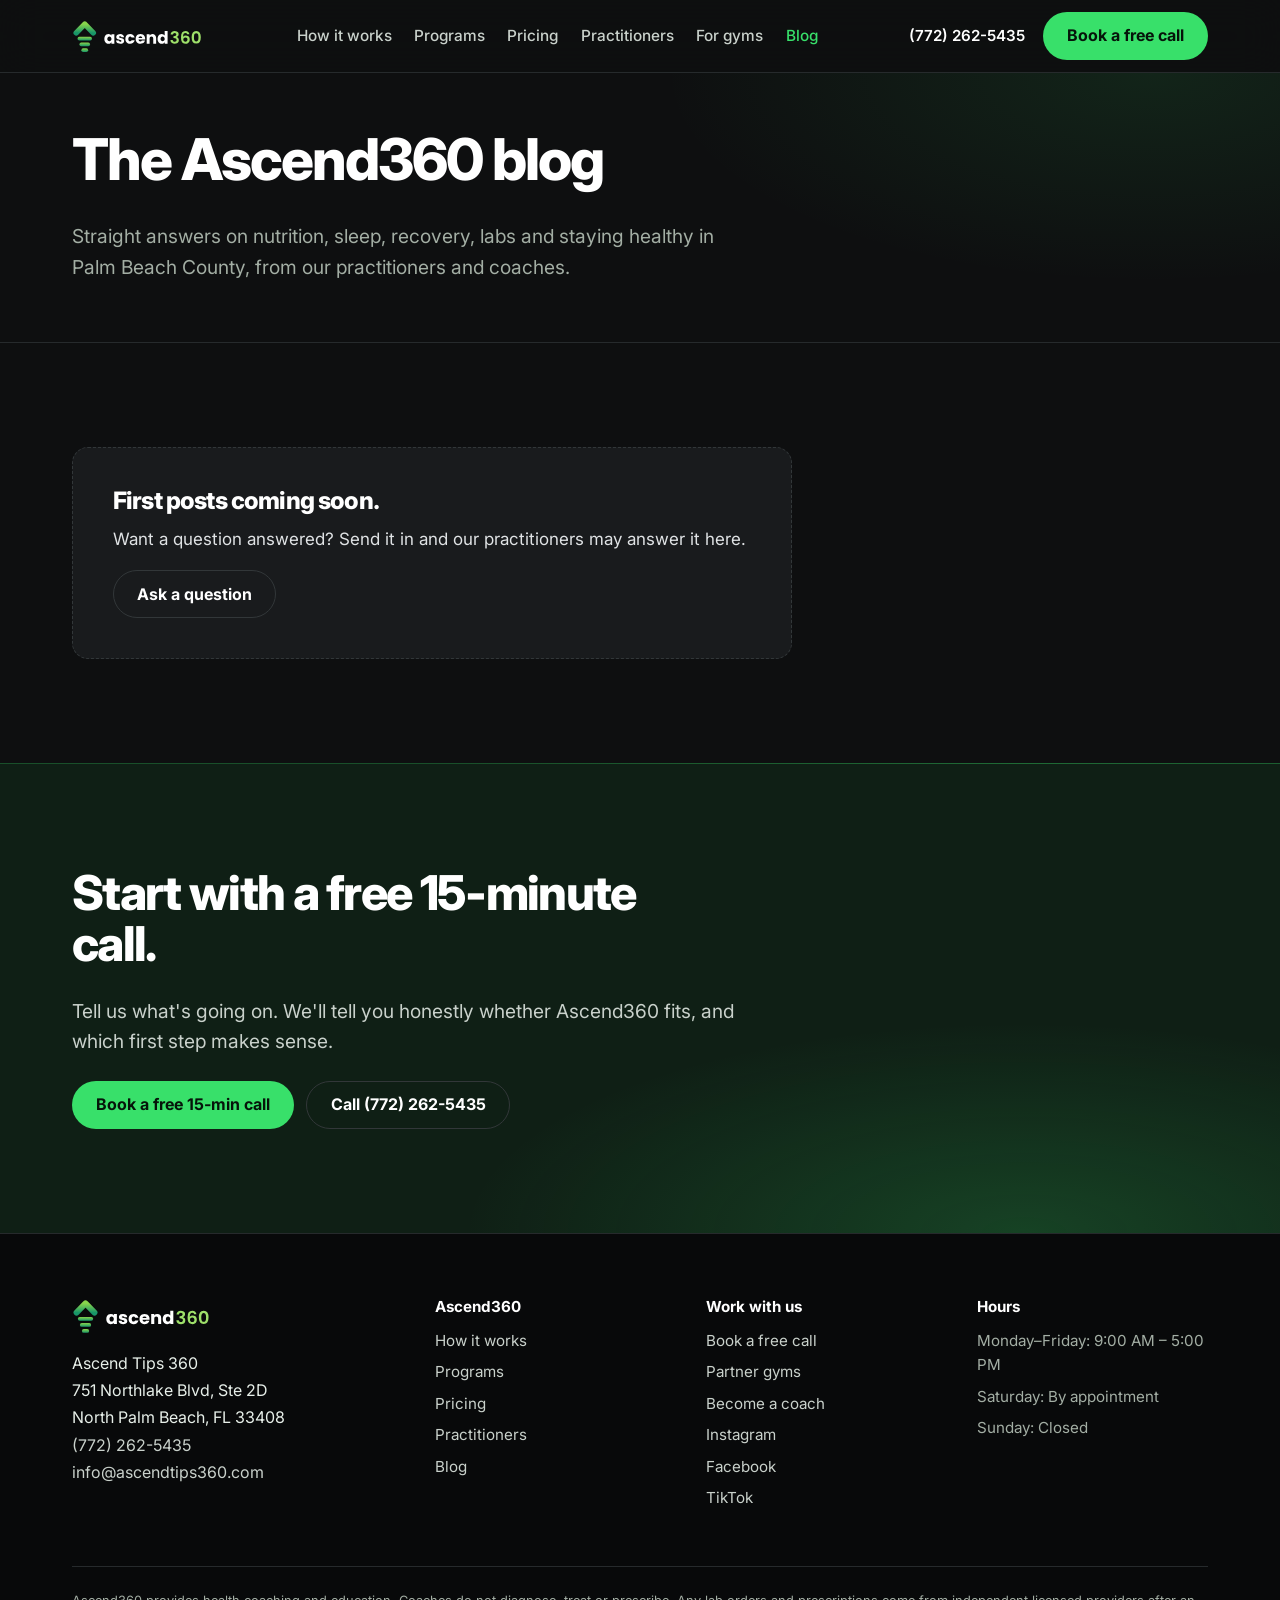
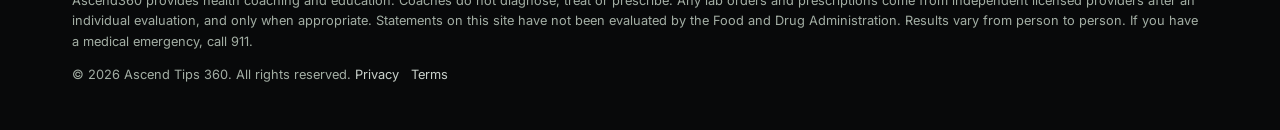
<file: blog.html>
<!doctype html>
<html lang="en">
<head>
<meta charset="utf-8">
<meta name="viewport" content="width=device-width, initial-scale=1">
<title>Health & Wellness Blog | Ascend Tips 360, North Palm Beach</title>
<meta name="description" content="Practical health, nutrition, sleep and recovery articles from the Ascend360 practitioners and coaches in North Palm Beach, FL.">
<link rel="canonical" href="https://www.ascendtips360.com/blog.html">

<meta property="og:type" content="website">
<meta property="og:site_name" content="Ascend Tips 360">
<meta property="og:title" content="Health & Wellness Blog | Ascend Tips 360, North Palm Beach">
<meta property="og:description" content="Practical health, nutrition, sleep and recovery articles from the Ascend360 practitioners and coaches in North Palm Beach, FL.">
<meta property="og:url" content="https://www.ascendtips360.com/blog.html">
<meta property="og:image" content="https://www.ascendtips360.com/og-image.png">
<meta name="twitter:card" content="summary_large_image">
<meta name="theme-color" content="#0e0f10">
<meta name="geo.region" content="US-FL">
<meta name="geo.placename" content="North Palm Beach">
<link rel="icon" href="[data-uri]" type="image/svg+xml">
<link rel="icon" href="favicon-32.png" sizes="32x32">
<link rel="apple-touch-icon" href="apple-touch-icon.png">
<link rel="preconnect" href="https://fonts.googleapis.com">
<link rel="preconnect" href="https://fonts.gstatic.com" crossorigin>
<link href="https://fonts.googleapis.com/css2?family=Inter:wght@400;500;600;700;800&display=swap" rel="stylesheet">
<style>/* Ascend Tips 360 — public site, Stitch "Ascend High Performance" system */
:root{
  --bg:#0e0f10;--bg-2:#121416;--panel:#191b1d;--panel-2:#1f2224;--line:#262a2c;--line-2:#323739;
  --text:#e0e3e5;--muted:#a3aea4;--green:#38e06a;--kinetic:#2fb457;--green-soft:rgba(56,224,106,.12);
  --amber:#f2b860;--red:#ff8a7a;
  --r:16px;--r-lg:24px;--pill:999px;--max:1200px;
  --font:"Inter",system-ui,-apple-system,"Segoe UI",sans-serif;
}
*,*::before,*::after{box-sizing:border-box}
html{-webkit-text-size-adjust:100%;scroll-behavior:smooth}
@media (prefers-reduced-motion:reduce){html{scroll-behavior:auto}*{transition:none!important;animation:none!important}}
body{margin:0;background:var(--bg);color:var(--text);font:400 1.0625rem/1.6 var(--font);-webkit-font-smoothing:antialiased}
img,svg{max-width:100%;display:block}
a{color:var(--green);text-underline-offset:3px}
a:hover{color:#7dfc95}
:focus-visible{outline:3px solid var(--green);outline-offset:3px;border-radius:6px}
.skip{position:absolute;left:-999px;top:0;background:var(--green);color:#000;padding:.6rem 1rem;z-index:100}
.skip:focus{left:1rem;top:1rem}
.wrap{max-width:var(--max);margin:0 auto;padding:0 1.25rem}
@media (min-width:760px){.wrap{padding:0 2rem}}
h1,h2,h3{font-weight:800;line-height:1.05;letter-spacing:-.035em;margin:0 0 .55em;color:#fff}
h1{font-size:clamp(2.5rem,6vw,4.6rem)}
h2{font-size:clamp(1.9rem,3.8vw,3rem)}
h3{font-size:1.25rem;letter-spacing:-.02em;line-height:1.2;font-weight:700}
p{margin:0 0 1em;max-width:66ch}
.lead{font-size:1.2rem;color:var(--muted);max-width:56ch}
.small{font-size:.92rem;color:var(--muted)}
.fine{font-size:.8rem;color:var(--muted);max-width:80ch}
.g{color:var(--green)}

.btn{display:inline-flex;align-items:center;justify-content:center;gap:.5rem;min-height:48px;padding:.75rem 1.45rem;border-radius:var(--pill);font:700 1rem/1.1 var(--font);text-decoration:none;border:1.5px solid transparent;cursor:pointer;transition:background .15s,border-color .15s,color .15s}
.btn-primary,.btn-lime{background:var(--green);color:#06140a}
.btn-primary:hover,.btn-lime:hover{background:#5cfd83;color:#06140a}
.btn-ghost,.btn-ghost-light{border-color:var(--line-2);color:#fff;background:transparent}
.btn-ghost:hover,.btn-ghost-light:hover{border-color:var(--green);color:var(--green)}
.actions{display:flex;flex-wrap:wrap;gap:.75rem;margin-top:1.5rem}

/* header */
.site-header{position:sticky;top:0;z-index:50;background:rgba(14,15,16,.8);backdrop-filter:blur(20px);-webkit-backdrop-filter:blur(20px);border-bottom:1px solid var(--line)}
.site-header .wrap{display:flex;align-items:center;justify-content:space-between;gap:1rem;min-height:72px}
.brand img{height:34px;width:auto}
.nav{display:none}
.nav ul{list-style:none;display:flex;gap:1.4rem;margin:0;padding:0}
.nav a{white-space:nowrap;color:#c9d1cb;text-decoration:none;font-weight:500;font-size:.96rem}
.nav a:hover,.nav a[aria-current="page"]{color:var(--green)}
.header-cta{display:none}
.menu-btn{display:inline-flex;align-items:center;background:none;border:1.5px solid var(--line-2);border-radius:var(--pill);padding:.5rem 1rem;font:600 .95rem var(--font);color:#fff;cursor:pointer;min-height:44px}
.mobile-nav{display:none;border-top:1px solid var(--line);background:var(--bg)}
.mobile-nav.open{display:block}
.mobile-nav ul{list-style:none;margin:0;padding:.5rem 1.25rem 1rem}
.mobile-nav li a{display:block;padding:.85rem 0;border-bottom:1px solid var(--line);color:#fff;text-decoration:none;font-weight:600;font-size:1.1rem}
.mobile-nav .btn{width:100%}
@media (min-width:1180px){
  .nav{display:block}.header-cta{display:flex;align-items:center;gap:1.1rem}.menu-btn{display:none}.mobile-nav{display:none!important}
  .header-cta .tel{color:#fff;font-weight:600;text-decoration:none;font-size:.95rem;white-space:nowrap}
  .header-cta .btn{white-space:nowrap}
}

section{padding:4.5rem 0}
@media (min-width:760px){section{padding:6.5rem 0}}
.band-white{background:var(--bg-2);border-top:1px solid var(--line);border-bottom:1px solid var(--line)}
.band-dark{background:radial-gradient(1000px 400px at 15% 0%,rgba(47,180,87,.14),transparent 60%),var(--bg)}
.section-head{max-width:740px;margin-bottom:2.75rem}

/* hero */
.hero{padding:3.5rem 0 4.5rem;background:radial-gradient(900px 500px at 85% 10%,rgba(56,224,106,.13),transparent 60%)}
@media (min-width:760px){.hero{padding:5rem 0 6rem}}
.hero-grid{display:grid;gap:3rem;align-items:center}
@media (min-width:980px){.hero-grid{grid-template-columns:1.1fr .9fr}}
.where{display:inline-flex;align-items:center;gap:.5rem;font-weight:600;color:var(--green);margin-bottom:1.2rem;font-size:.95rem;border:1px solid rgba(56,224,106,.35);background:var(--green-soft);padding:.35rem .85rem;border-radius:var(--pill)}
.where::before{content:"";width:7px;height:7px;border-radius:50%;background:var(--green)}
.hero h1{max-width:13ch}
.proof{display:flex;flex-wrap:wrap;gap:1.5rem 2.5rem;margin-top:2.2rem;padding-top:1.5rem;border-top:1px solid var(--line)}
.proof div{font-size:.9rem;color:var(--muted)}
.proof b{display:block;color:#fff;font-size:1.5rem;letter-spacing:-.03em}

/* ---------- app mock components ---------- */
.phone{width:min(330px,100%);margin:0 auto;aspect-ratio:9/19;background:#101416;border-radius:44px;border:9px solid #23282a;padding:1.15rem .95rem .8rem;color:#e0e3e5;font-size:.8rem;display:flex;flex-direction:column;gap:.6rem;box-shadow:0 50px 90px -40px rgba(56,224,106,.35),0 0 0 1px #000;overflow:hidden;position:relative}
.phone::before{content:"";position:absolute;top:8px;left:50%;transform:translateX(-50%);width:90px;height:22px;background:#000;border-radius:20px}
.ph-top{display:flex;justify-content:space-between;align-items:center;font-weight:700;color:#fff;margin-top:1.2rem}
.ph-top i{width:8px;height:8px;border-radius:50%;background:var(--green);display:inline-block}
.ph-title{font-size:1.25rem;font-weight:800;letter-spacing:-.03em;color:#fff;line-height:1.1}
.ph-sub{color:var(--muted);font-size:.72rem;margin-top:-.35rem}
.ph-card{background:#191b1d;border:1px solid #262a2c;border-radius:14px;padding:.75rem}
.ph-card.hl{border-color:rgba(56,224,106,.45);background:linear-gradient(180deg,rgba(56,224,106,.1),#191b1d)}
.ph-row{display:flex;justify-content:space-between;align-items:center;gap:.5rem}
.ph-lbl{font-size:.62rem;font-weight:700;letter-spacing:.06em;color:var(--muted)}
.ph-big{font-size:1.8rem;font-weight:800;color:var(--green);line-height:1;letter-spacing:-.04em}
.ph-ring{--p:78;width:58px;height:58px;border-radius:50%;background:conic-gradient(var(--green) calc(var(--p)*1%),#262a2c 0);display:grid;place-items:center;flex:none}
.ph-ring::after{content:"";width:44px;height:44px;border-radius:50%;background:#191b1d}
.ph-pill{background:var(--green);color:#06140a;font-weight:800;border-radius:999px;padding:.3rem .8rem;font-size:.7rem}
.ph-pill.ghost{background:transparent;color:var(--green);border:1px solid rgba(56,224,106,.5)}
.ph-line{display:flex;justify-content:space-between;align-items:center;padding:.45rem 0;border-top:1px solid #262a2c}
.ph-line:first-of-type{border-top:0}
.ph-line b{color:#fff;font-weight:600}
.ph-muted{color:var(--muted)}
.ph-ok{color:var(--green);font-size:.6rem;font-weight:800;letter-spacing:.05em}
.ph-macros{display:grid;grid-template-columns:repeat(4,1fr);gap:.35rem}
.ph-macros div{background:#191b1d;border:1px solid #262a2c;border-radius:10px;padding:.45rem .3rem;text-align:center}
.ph-macros b{display:block;color:#fff;font-size:.95rem;letter-spacing:-.02em}
.ph-macros span{font-size:.55rem;color:var(--green);font-weight:700;letter-spacing:.05em}
.ph-meal{display:grid;grid-template-columns:46px 1fr;gap:.6rem;align-items:center}
.ph-meal .thumb{width:46px;height:46px;border-radius:10px;background:radial-gradient(circle at 35% 35%,#e48a5c,#7a3b22 55%,#2b3b2a 56%);}
.ph-meal .thumb.b{background:radial-gradient(circle at 60% 40%,#7fd36b,#2f6d36 55%,#3c2a1f 56%)}
.ph-meal .thumb.c{background:radial-gradient(circle at 50% 45%,#f2e3b8,#b98e4c 55%,#22301f 56%)}
.ph-slider{height:6px;border-radius:6px;background:#262a2c;position:relative;margin:.35rem 0 .1rem}
.ph-slider span{position:absolute;inset:0 auto 0 0;border-radius:6px;background:linear-gradient(90deg,var(--amber),var(--green))}
.ph-nav{margin-top:auto;display:flex;justify-content:space-between;border-top:1px solid #262a2c;padding:.55rem .2rem 0;font-size:.62rem;color:var(--muted)}
.ph-nav b{color:var(--green)}
.ph-days{display:grid;grid-template-columns:repeat(5,1fr);gap:.3rem;text-align:center;font-size:.6rem;color:var(--muted)}
.ph-days span{display:block;width:16px;height:16px;border-radius:50%;margin:.25rem auto 0;border:1.5px solid #3a4042}
.ph-days span.on{background:var(--green);border-color:var(--green)}

.phones{display:grid;gap:2.5rem}
@media (min-width:980px){.phones{grid-template-columns:repeat(3,1fr);gap:1.5rem}}
@media (max-width:979px){.phones{grid-auto-flow:column;grid-auto-columns:82%;overflow-x:auto;scroll-snap-type:x mandatory;padding-bottom:1rem;gap:1rem}.phones>figure{scroll-snap-align:center}}
.phones figure{margin:0}
.phones figcaption{margin-top:1.25rem;text-align:center}
.phones figcaption b{display:block;color:#fff;font-size:1.1rem}
.phones figcaption span{color:var(--muted);font-size:.95rem}

/* coach console mock */
.console{border:1px solid var(--line);border-radius:var(--r-lg);background:#0e0f10;overflow:hidden;box-shadow:0 60px 100px -50px rgba(56,224,106,.3);font-size:.82rem}
.console-bar{display:flex;gap:.4rem;padding:.7rem 1rem;border-bottom:1px solid var(--line);background:#121416}
.console-bar i{width:10px;height:10px;border-radius:50%;background:#2f3437}
.console-body{display:grid;grid-template-columns:1fr}
@media (min-width:900px){.console-body{grid-template-columns:200px 1fr 260px}}
.c-side{display:none;border-right:1px solid var(--line);padding:1.2rem .8rem;background:#101213}
@media (min-width:900px){.c-side{display:block}}
.c-side .c-brand{font-weight:800;color:#fff;font-size:1rem;margin:0 0 1.2rem .5rem}
.c-side .c-brand span{color:var(--green)}
.c-side ul{list-style:none;margin:0;padding:0}
.c-side li{padding:.55rem .7rem;border-radius:10px;color:var(--muted);margin-bottom:.15rem;font-weight:500}
.c-side li.on{background:var(--green-soft);color:var(--green);box-shadow:inset 3px 0 0 var(--green)}
.c-main{padding:1.3rem;display:flex;flex-direction:column;gap:1rem;min-width:0}
.c-head{display:flex;justify-content:space-between;align-items:flex-start;gap:1rem;flex-wrap:wrap}
.c-head h4{margin:0;color:#fff;font-size:1.35rem;letter-spacing:-.03em}
.c-head p{margin:0;color:var(--muted);font-size:.78rem}
.c-stats{display:grid;grid-template-columns:repeat(2,1fr);gap:.6rem}
@media (min-width:600px){.c-stats{grid-template-columns:repeat(4,1fr)}}
.c-stat{background:var(--panel);border:1px solid var(--line);border-radius:14px;padding:.8rem}
.c-stat small{color:var(--muted);display:block}
.c-stat b{font-size:1.5rem;color:#fff;letter-spacing:-.03em}
.c-stat b.g{color:var(--green)}
.c-stat em{font-style:normal;font-size:.7rem;color:var(--green)}
.c-panel{background:var(--panel);border:1px solid var(--line);border-radius:14px;padding:1rem}
.c-panel h5{margin:0 0 .7rem;color:#fff;font-size:.95rem}
.c-bars{display:grid;grid-template-columns:1fr 1fr;gap:.8rem 1.2rem}
.c-bar small{display:flex;justify-content:space-between;color:var(--muted)}
.c-bar small b{color:var(--green)}
.c-track{height:6px;border-radius:6px;background:#262a2c;margin-top:.35rem}
.c-track span{display:block;height:100%;border-radius:6px;background:var(--green)}
.c-chart{height:90px;background:linear-gradient(180deg,rgba(47,180,87,.25),transparent);clip-path:polygon(0 80%,15% 70%,30% 74%,45% 55%,60% 50%,75% 32%,90% 25%,100% 18%,100% 100%,0 100%);border-top:0}
.c-aside{border-left:1px solid var(--line);padding:1.3rem;display:none;flex-direction:column;gap:.8rem;background:#101213}
@media (min-width:900px){.c-aside{display:flex}}
.c-aside h5{margin:0;color:#fff;font-size:.95rem}
.c-chips{display:flex;flex-wrap:wrap;gap:.35rem}
.c-chips span{border:1px solid var(--line-2);border-radius:999px;padding:.25rem .6rem;font-size:.7rem;color:#c9d1cb}
.c-note{background:#0e0f10;border:1px solid var(--line);border-radius:12px;padding:.8rem;color:#c9d1cb;line-height:1.5}
.c-send{background:var(--green);color:#06140a;font-weight:800;text-align:center;border-radius:999px;padding:.7rem}
.c-flag{font-size:.72rem;color:var(--muted);border:1px dashed var(--line-2);border-radius:12px;padding:.6rem}

.coach-points{display:grid;gap:1.2rem;margin-top:2.5rem}
@media (min-width:860px){.coach-points{grid-template-columns:repeat(4,1fr)}}
.coach-points div{border-top:2px solid var(--green);padding-top:1rem}
.coach-points h3{font-size:1.1rem;margin-bottom:.3rem}
.coach-points p{color:var(--muted);font-size:.95rem;margin:0}

/* split */
.split{display:grid;gap:3rem;align-items:center}
@media (min-width:980px){.split{grid-template-columns:1fr 1fr}.split.flip>:first-child{order:2}}
.split>*,.hero-grid>*,.form-wrap>*,.visit>*{min-width:0}
.feature-list{list-style:none;margin:0;padding:0}
.feature-list li{padding:1.1rem 0;border-top:1px solid var(--line)}
.feature-list li:last-child{border-bottom:1px solid var(--line)}
.feature-list strong{display:block;color:#fff;font-size:1.1rem;margin-bottom:.15rem}
.feature-list span{color:var(--muted)}

/* lab report */
.report{background:var(--panel);border:1px solid var(--line);border-radius:var(--r);padding:1.5rem}
.report-top{display:flex;justify-content:space-between;align-items:baseline;gap:1rem;border-bottom:1px solid var(--line);padding-bottom:.9rem;margin-bottom:.3rem}
.report-top strong{color:#fff;font-size:1.1rem}
.report-top span{font-size:.75rem;color:var(--muted);border:1px solid var(--line-2);border-radius:999px;padding:.15rem .6rem}
.report table{width:100%;border-collapse:collapse;font-variant-numeric:tabular-nums}
.report th{text-align:right;font-weight:600;font-size:.8rem;color:var(--muted);padding:.6rem 0 .4rem}
.report th:first-child{text-align:left}
.report td{padding:.7rem 0;border-top:1px solid var(--line);text-align:right;font-weight:700;color:#fff}
.report td:first-child{text-align:left;font-weight:500;color:#c9d1cb}
.report td.d90{color:var(--green)}
.report .unit{font-weight:400;color:var(--muted);font-size:.75rem;margin-left:.2rem}
.report-note{font-size:.75rem;color:var(--muted);margin:.9rem 0 0}

/* timeline */
.timeline{list-style:none;margin:0;padding:0;display:grid}
@media (min-width:900px){.timeline{grid-template-columns:repeat(5,1fr);gap:.8rem}}
.timeline li{padding:1.3rem;border:1px solid var(--line);border-radius:var(--r);background:var(--panel);margin-bottom:.8rem}
@media (min-width:900px){.timeline li{margin:0}}
.timeline li.key{background:#0f1f15;border-color:rgba(56,224,106,.4)}
.timeline .day{font-size:1.6rem;font-weight:800;color:var(--green);display:block;margin-bottom:.5rem;letter-spacing:-.03em}
.timeline h3{font-size:1.05rem;margin-bottom:.3rem}
.timeline p{font-size:.92rem;margin:0;color:var(--muted)}

/* programs */
.programs{display:grid;gap:1rem}
@media (min-width:760px){.programs{grid-template-columns:1fr 1fr}}
.program{background:var(--panel);border:1px solid var(--line);border-radius:var(--r);padding:1.8rem}
.program h3{font-size:1.4rem}
.program p{color:var(--muted)}
.program ul{margin:.5rem 0 0;padding-left:1.1rem;color:#c9d1cb}
.program li{margin:.3rem 0}
.program li::marker{color:var(--green)}

/* pricing ladder */
.ladder{display:flex;flex-direction:column;gap:.9rem;align-items:flex-start}
.rung{width:100%;background:var(--panel);border:1px solid var(--line);border-radius:28px;padding:1.4rem 1.6rem;display:grid;gap:.8rem;align-items:center}
@media (min-width:860px){.rung{grid-template-columns:minmax(150px,1fr) auto minmax(0,1.6fr) auto;gap:1.5rem}.rung.r2{width:90%}.rung.r3{width:80%}}
.rung .name{font-size:1.25rem;font-weight:800;color:#fff;letter-spacing:-.02em}
.rung .price{font-size:2.2rem;font-weight:800;letter-spacing:-.04em;white-space:nowrap;color:#fff}
.rung .price small{font-size:1rem;font-weight:500;color:var(--muted);letter-spacing:0}
.rung .what{color:var(--muted);font-size:.98rem;margin:0}
.rung.featured{border-color:rgba(56,224,106,.55);background:linear-gradient(90deg,rgba(56,224,106,.12),var(--panel) 60%)}
.rung.featured .price{color:var(--green)}
.rung .btn{white-space:nowrap}
.consults{width:100%;border-collapse:collapse;background:var(--panel);border:1px solid var(--line);border-radius:var(--r);overflow:hidden;font-variant-numeric:tabular-nums}
.consults th,.consults td{text-align:left;padding:1rem 1.25rem;border-bottom:1px solid var(--line);vertical-align:top}
.consults th{font-size:.82rem;color:var(--muted);font-weight:700;background:#151719}
.consults td{color:#c9d1cb}
.consults td strong{color:#fff}
.consults td.p{font-weight:800;font-size:1.3rem;white-space:nowrap;color:var(--green)}
.consults tr:last-child td{border-bottom:0}
.table-scroll{overflow-x:auto}
@media (max-width:700px){
  .consults thead{position:absolute;left:-9999px}
  .consults,.consults tbody,.consults tr,.consults td{display:block;width:100%}
  .consults tr{padding:1.1rem 1.25rem;border-bottom:1px solid var(--line)}
  .consults td{padding:.2rem 0;border:0}
  .consults td.p{font-size:1.6rem;margin:.2rem 0 .3rem}
  .consults td .btn{margin-top:.6rem;width:100%}
}
.founding{margin-top:2rem;display:flex;flex-wrap:wrap;gap:1rem 2rem;align-items:center;justify-content:space-between;border:1px dashed rgba(56,224,106,.6);border-radius:var(--r);padding:1.25rem 1.5rem;background:var(--green-soft)}
.founding p{margin:0}

/* ageless */
.ageless-visual{display:grid;grid-template-columns:1fr 1fr;gap:.75rem}
.ageless-visual figure{margin:0;border-radius:var(--r);aspect-ratio:3/4;position:relative;display:flex;align-items:flex-end;padding:1.4rem 1.5rem;border:1px solid var(--line);background:
  linear-gradient(var(--green),var(--green)) top 14px left 14px/26px 2px no-repeat,linear-gradient(var(--green),var(--green)) top 14px left 14px/2px 26px no-repeat,
  linear-gradient(var(--green),var(--green)) top 14px right 14px/26px 2px no-repeat,linear-gradient(var(--green),var(--green)) top 14px right 14px/2px 26px no-repeat,
  linear-gradient(var(--green),var(--green)) bottom 14px left 14px/26px 2px no-repeat,linear-gradient(var(--green),var(--green)) bottom 14px left 14px/2px 26px no-repeat,
  linear-gradient(var(--green),var(--green)) bottom 14px right 14px/26px 2px no-repeat,linear-gradient(var(--green),var(--green)) bottom 14px right 14px/2px 26px no-repeat,var(--panel)}
.ageless-visual figure.after{background-color:#132a1b}
.ageless-visual figure span{position:absolute;top:50%;left:0;right:0;transform:translateY(-50%);text-align:center;color:var(--muted);font-size:.85rem;padding:0 1.5rem}
.ageless-visual figcaption{font-weight:700;color:#fff;font-size:.9rem}
.sim-tag{display:inline-block;margin-top:1rem;font-size:.82rem;font-weight:600;color:var(--amber);border:1px solid rgba(242,184,96,.4);border-radius:999px;padding:.35rem .8rem}

/* people */
.people{display:grid;gap:1.5rem}
@media (min-width:860px){.people{grid-template-columns:repeat(3,1fr)}}
.person{background:var(--panel);border:1px solid var(--line);border-radius:var(--r);padding:1.4rem}
.person .photo{aspect-ratio:4/5;border-radius:12px;background:repeating-linear-gradient(135deg,#1b1e20 0 12px,#202426 12px 24px);display:grid;place-items:center;color:var(--muted);font-size:.85rem;margin-bottom:1.1rem;text-align:center;padding:1rem}
.person .role{font-weight:600;color:var(--green);margin:-.3rem 0 .6rem}
.person p{color:var(--muted)}
.gym-points{display:grid;gap:1.5rem;margin-top:2rem}
@media (min-width:860px){.gym-points{grid-template-columns:repeat(3,1fr)}}
.gym-points div{border-top:2px solid var(--green);padding-top:1rem}
.gym-points p{color:var(--muted)}

/* faq */
.faq{max-width:820px}
.faq details{border-top:1px solid var(--line)}
.faq details:last-child{border-bottom:1px solid var(--line)}
.faq summary{cursor:pointer;list-style:none;padding:1.25rem 2.5rem 1.25rem 0;font-weight:700;font-size:1.1rem;position:relative;color:#fff}
.faq summary::-webkit-details-marker{display:none}
.faq summary::after{content:"+";position:absolute;right:.25rem;top:1rem;font-size:1.6rem;font-weight:400;color:var(--green)}
.faq details[open] summary::after{content:"−"}
.faq details p{padding-bottom:1.25rem;margin:0;color:var(--muted)}

/* visit */
.visit{display:grid;gap:2rem}
@media (min-width:900px){.visit{grid-template-columns:.9fr 1.1fr;align-items:stretch}}
.nap{font-style:normal;font-size:1.1rem;line-height:1.7;color:#c9d1cb}
.nap strong{font-size:1.35rem;display:block;margin-bottom:.3rem;color:#fff}
.map{border:1px solid var(--line);width:100%;min-height:340px;height:100%;border-radius:var(--r);filter:invert(.9) hue-rotate(180deg) grayscale(.4)}
.hours{border-collapse:collapse;margin-top:1rem;color:#c9d1cb}
.hours td{padding:.25rem 1.5rem .25rem 0}

.cta-band{background:radial-gradient(800px 300px at 80% 100%,rgba(56,224,106,.18),transparent 70%),#0f1f15;border-top:1px solid rgba(56,224,106,.25)}
.cta-band h2{max-width:18ch}
.cta-band p{color:#c9d1cb}

/* inner pages */
.page-head{padding:3.5rem 0 2.5rem;border-bottom:1px solid var(--line);background:radial-gradient(700px 300px at 90% 0%,rgba(56,224,106,.1),transparent 70%)}
.page-head h1{font-size:clamp(2.2rem,5vw,3.6rem);max-width:18ch}
.prose{max-width:740px}
.prose h2{font-size:1.7rem;margin-top:2.5rem}
.prose p,.prose li{color:#c9d1cb}
.prose ul,.prose ol{padding-left:1.2rem}
.prose li{margin:.35rem 0}
.steps{list-style:none;padding:0;margin:0;counter-reset:s}
.steps li{counter-increment:s;display:grid;grid-template-columns:3rem 1fr;gap:1rem;padding:1.5rem 0;border-top:1px solid var(--line)}
.steps li::before{content:counter(s);font-size:1.9rem;font-weight:800;color:var(--green);line-height:1}
.steps h3{margin-bottom:.3rem}
.steps p{margin:0;color:var(--muted)}

/* forms */
.form-wrap{display:grid;gap:3rem}
@media (min-width:960px){.form-wrap{grid-template-columns:1.1fr .9fr}}
form.lead-form{background:var(--panel);border:1px solid var(--line);border-radius:var(--r);padding:1.75rem}
.field{display:flex;flex-direction:column;gap:.35rem;margin-bottom:1.1rem}
.field label{font-weight:600;font-size:.95rem;color:#fff}
.field .hint{font-size:.82rem;color:var(--muted);font-weight:400}
.field input,.field select,.field textarea{font:inherit;font-size:1rem;padding:.8rem .95rem;border:1px solid var(--line-2);border-radius:12px;background:#0e0f10;color:#fff;min-height:48px;width:100%;max-width:100%}
.field input:focus,.field select:focus{outline:none;border-color:var(--green);box-shadow:0 0 0 3px rgba(56,224,106,.18)}
.two{display:grid;gap:0 1rem}
@media (min-width:600px){.two{grid-template-columns:1fr 1fr}}
.check{display:flex;gap:.7rem;align-items:flex-start;font-size:.86rem;color:var(--muted);margin:.5rem 0 1.25rem}
.check input{width:20px;height:20px;margin-top:.15rem;flex:none;accent-color:var(--green)}
.notice{background:rgba(242,184,96,.08);border:1px solid rgba(242,184,96,.35);padding:.8rem 1rem;border-radius:12px;font-size:.9rem;margin-bottom:1.25rem;color:#f3d9ae}
.hidden{position:absolute!important;left:-9999px}

/* footer */
.site-footer{background:#08090a;color:var(--muted);padding:4rem 0 2rem;font-size:.95rem;border-top:1px solid var(--line)}
.site-footer a{color:#c9d1cb;text-decoration:none}
.site-footer a:hover{color:var(--green)}
.foot-grid{display:grid;gap:2.5rem}
@media (min-width:860px){.foot-grid{grid-template-columns:1.4fr 1fr 1fr 1fr}}
.foot-grid h3{font-size:.95rem;color:#fff;margin-bottom:.8rem;letter-spacing:0}
.foot-grid ul{list-style:none;margin:0;padding:0}
.foot-grid li{margin:.45rem 0}
.foot-logo img{height:36px;width:auto;margin-bottom:1rem}
.foot-legal{border-top:1px solid var(--line);margin-top:3rem;padding-top:1.5rem;font-size:.8rem;line-height:1.6}
.foot-legal p{max-width:none}

.mobile-bar{position:fixed;bottom:0;left:0;right:0;z-index:40;display:grid;grid-template-columns:1fr 1.4fr;gap:.5rem;padding:.6rem .75rem calc(.6rem + env(safe-area-inset-bottom));background:rgba(14,15,16,.9);backdrop-filter:blur(20px);-webkit-backdrop-filter:blur(20px);border-top:1px solid var(--line)}
.mobile-bar .btn{min-height:46px;padding:.6rem .8rem;font-size:.95rem}
body{padding-bottom:76px}
@media (min-width:1180px){.mobile-bar{display:none}body{padding-bottom:0}}
.post-list{list-style:none;padding:0;margin:0}
.empty{border:1px dashed var(--line-2);border-radius:var(--r);padding:2.5rem;max-width:720px;background:var(--panel)}
.proof{flex-wrap:nowrap;gap:1.5rem}
.proof div{flex:1;min-width:0}
.phones .phone{aspect-ratio:9/17}
@media (max-width:520px){.proof{flex-wrap:wrap}.proof div{flex:1 1 40%}}
.panel-tabs{display:flex;gap:.4rem;margin:.9rem 0 .4rem;background:#0e0f10;border:1px solid var(--line);border-radius:999px;padding:.25rem;width:max-content;max-width:100%}
.panel-tabs button{font:600 .88rem var(--font);color:var(--muted);background:transparent;border:0;border-radius:999px;padding:.5rem 1rem;cursor:pointer;min-height:38px}
.panel-tabs button[aria-selected="true"]{background:var(--green);color:#06140a}
</style>
<script type="application/ld+json">{"@context": "https://schema.org", "@type": "HealthAndBeautyBusiness", "@id": "https://www.ascendtips360.com/#business", "name": "Ascend Tips 360", "alternateName": "Ascend360", "url": "https://www.ascendtips360.com/", "logo": "https://www.ascendtips360.com/icon-512.png", "image": "https://www.ascendtips360.com/og-image.png", "telephone": "+17722625435", "email": "info@ascendtips360.com", "priceRange": "$$", "address": {"@type": "PostalAddress", "streetAddress": "751 Northlake Blvd, Ste 2D", "addressLocality": "North Palm Beach", "addressRegion": "FL", "postalCode": "33408", "addressCountry": "US"}, "areaServed": ["North Palm Beach", "Palm Beach Gardens", "Juno Beach", "Jupiter", "Tequesta", "Lake Park", "Riviera Beach", "Singer Island", "West Palm Beach", "Palm Beach County"], "openingHoursSpecification": [{"@type": "OpeningHoursSpecification", "dayOfWeek": ["Monday", "Tuesday", "Wednesday", "Thursday", "Friday"], "opens": "09:00", "closes": "17:00"}], "sameAs": ["https://www.facebook.com/ascendtips360", "https://www.instagram.com/ascendtips360", "https://www.tiktok.com/@ascendtips360"]}</script>
<!-- Google Analytics 4: paste your GA4 tag here once created (see README). Do NOT add Meta/TikTok pixels to book.html. -->
</head>
<body>
<a class="skip" href="#main">Skip to content</a>
<header class="site-header">
  <div class="wrap">
    <a class="brand" href="index.html" aria-label="Ascend Tips 360 home"><img src="[data-uri]" alt="Ascend360" width="160" height="41"></a>
    <nav class="nav" aria-label="Main"><ul><li><a href="how-it-works.html">How it works</a></li><li><a href="programs.html">Programs</a></li><li><a href="pricing.html">Pricing</a></li><li><a href="practitioners.html">Practitioners</a></li><li><a href="gyms.html">For gyms</a></li><li><a href="blog.html" aria-current="page">Blog</a></li></ul></nav>
    <div class="header-cta">
      <a class="tel" href="tel:+17722625435">(772) 262-5435</a>
      <a class="btn btn-primary" href="book.html">Book a free call</a>
    </div>
    <button class="menu-btn" aria-expanded="false" aria-controls="mobile-nav">Menu</button>
  </div>
  <div class="mobile-nav" id="mobile-nav">
    <ul><li><a href="how-it-works.html">How it works</a></li><li><a href="programs.html">Programs</a></li><li><a href="pricing.html">Pricing</a></li><li><a href="practitioners.html">Practitioners</a></li><li><a href="gyms.html">For gyms</a></li><li><a href="blog.html" aria-current="page">Blog</a></li></ul>
    <div class="wrap" style="padding-bottom:1.25rem"><a class="btn btn-primary" href="book.html">Book a free 15-min call</a></div>
  </div>
</header>
<main id="main">

<div class="page-head"><div class="wrap">
  <h1>The Ascend360 blog</h1>
  <p class="lead">Straight answers on nutrition, sleep, recovery, labs and staying healthy in Palm Beach County, from our practitioners and coaches.</p>
</div></div>
<section><div class="wrap">
  <!-- POSTS: add a <li> per post, newest first. Copy blog-post-template.html for each new post. -->
  <ul class="post-list" id="posts"></ul>
  <div class="empty">
    <h2 style="font-size:1.5rem">First posts coming soon.</h2>
    <p>Want a question answered? Send it in and our practitioners may answer it here.</p>
    <a class="btn btn-ghost" href="book.html?interest=free-call">Ask a question</a>
  </div>
</div></section>
<section class="cta-band">
  <div class="wrap">
    <h2>Start with a free 15&#8209;minute call.</h2>
    <p class="lead">Tell us what's going on. We'll tell you honestly whether Ascend360 fits, and which first step makes sense.</p>
    <div class="actions">
      <a class="btn btn-lime" href="book.html">Book a free 15-min call</a>
      <a class="btn btn-ghost-light" href="tel:+17722625435">Call (772) 262-5435</a>
    </div>
  </div>
</section>
</main>
<footer class="site-footer">
  <div class="wrap">
    <div class="foot-grid">
      <div>
        <div class="foot-logo"><img src="[data-uri]" alt="Ascend360" width="160" height="41"></div>
        <address class="nap" style="font-size:1rem;color:#e7efe9">
          Ascend Tips 360<br>751 Northlake Blvd, Ste 2D<br>North Palm Beach, FL 33408<br>
          <a href="tel:+17722625435">(772) 262-5435</a><br>
          <a href="mailto:info@ascendtips360.com">info@ascendtips360.com</a>
        </address>
      </div>
      <div>
        <h3>Ascend360</h3>
        <ul>
          <li><a href="how-it-works.html">How it works</a></li>
          <li><a href="programs.html">Programs</a></li>
          <li><a href="pricing.html">Pricing</a></li>
          <li><a href="practitioners.html">Practitioners</a></li>
          <li><a href="blog.html">Blog</a></li>
        </ul>
      </div>
      <div>
        <h3>Work with us</h3>
        <ul>
          <li><a href="book.html">Book a free call</a></li>
          <li><a href="gyms.html">Partner gyms</a></li>
          <li><a href="book.html?interest=careers">Become a coach</a></li>
          <li><a href="https://www.instagram.com/ascendtips360" rel="noopener">Instagram</a></li>
          <li><a href="https://www.facebook.com/ascendtips360" rel="noopener">Facebook</a></li>
          <li><a href="https://www.tiktok.com/@ascendtips360" rel="noopener">TikTok</a></li>
        </ul>
      </div>
      <div>
        <h3>Hours</h3>
        <ul><li>Monday–Friday: 9:00 AM – 5:00 PM</li><li>Saturday: By appointment</li><li>Sunday: Closed</li></ul>
      </div>
    </div>
    <div class="foot-legal">
      <p>Ascend360 provides health coaching and education. Coaches do not diagnose, treat or prescribe. Any lab orders and prescriptions come from independent licensed providers after an individual evaluation, and only when appropriate. Statements on this site have not been evaluated by the Food and Drug Administration. Results vary from person to person. If you have a medical emergency, call 911.</p>
      <p>&copy; 2026 Ascend Tips 360. All rights reserved. <a href="privacy.html">Privacy</a> &nbsp; <a href="terms.html">Terms</a></p>
    </div>
  </div>
</footer>
<div class="mobile-bar">
  <a class="btn btn-ghost" href="tel:+17722625435">Call</a>
  <a class="btn btn-primary" href="book.html">Book free call</a>
</div>
<script>// Mobile menu
(function(){
  var btn=document.querySelector('.menu-btn'), nav=document.getElementById('mobile-nav');
  if(btn&&nav){btn.addEventListener('click',function(){
    var open=nav.classList.toggle('open');btn.setAttribute('aria-expanded',open?'true':'false');btn.textContent=open?'Close':'Menu';
  });}
})();
// Rep attribution: ?rep=CODE on any page is remembered for 60 days and added to the booking form
(function(){
  var KEY='a360_rep',params=new URLSearchParams(location.search),rep=params.get('rep');
  try{
    if(rep){localStorage.setItem(KEY,JSON.stringify({code:rep.slice(0,40),t:Date.now()}));}
    var saved=JSON.parse(localStorage.getItem(KEY)||'null');
    if(saved&&Date.now()-saved.t>60*864e5){localStorage.removeItem(KEY);saved=null;}
    var f=document.getElementById('f-rep');if(f&&saved&&!f.value)f.value=saved.code;
    if(!sessionStorage.getItem('a360_landing'))sessionStorage.setItem('a360_landing',location.pathname+location.search);
    var l=document.getElementById('f-landing');if(l)l.value=sessionStorage.getItem('a360_landing')||'';
  }catch(e){}
  // Preselect interest from ?interest=
  var i=params.get('interest'),sel=document.getElementById('f-interest');
  if(i&&sel){for(var k=0;k<sel.options.length;k++){if(sel.options[k].value===i){sel.selectedIndex=k;break;}}}
})();
// Hormone panel tabs
(function(){
  var tabs=document.querySelectorAll('.panel-tabs [role="tab"]');
  tabs.forEach(function(t){t.addEventListener('click',function(){
    tabs.forEach(function(o){var on=o===t;o.setAttribute('aria-selected',on?'true':'false');document.getElementById(o.getAttribute('aria-controls')).hidden=!on;});
  });});
})();
</script>
</body>
</html>
</file>
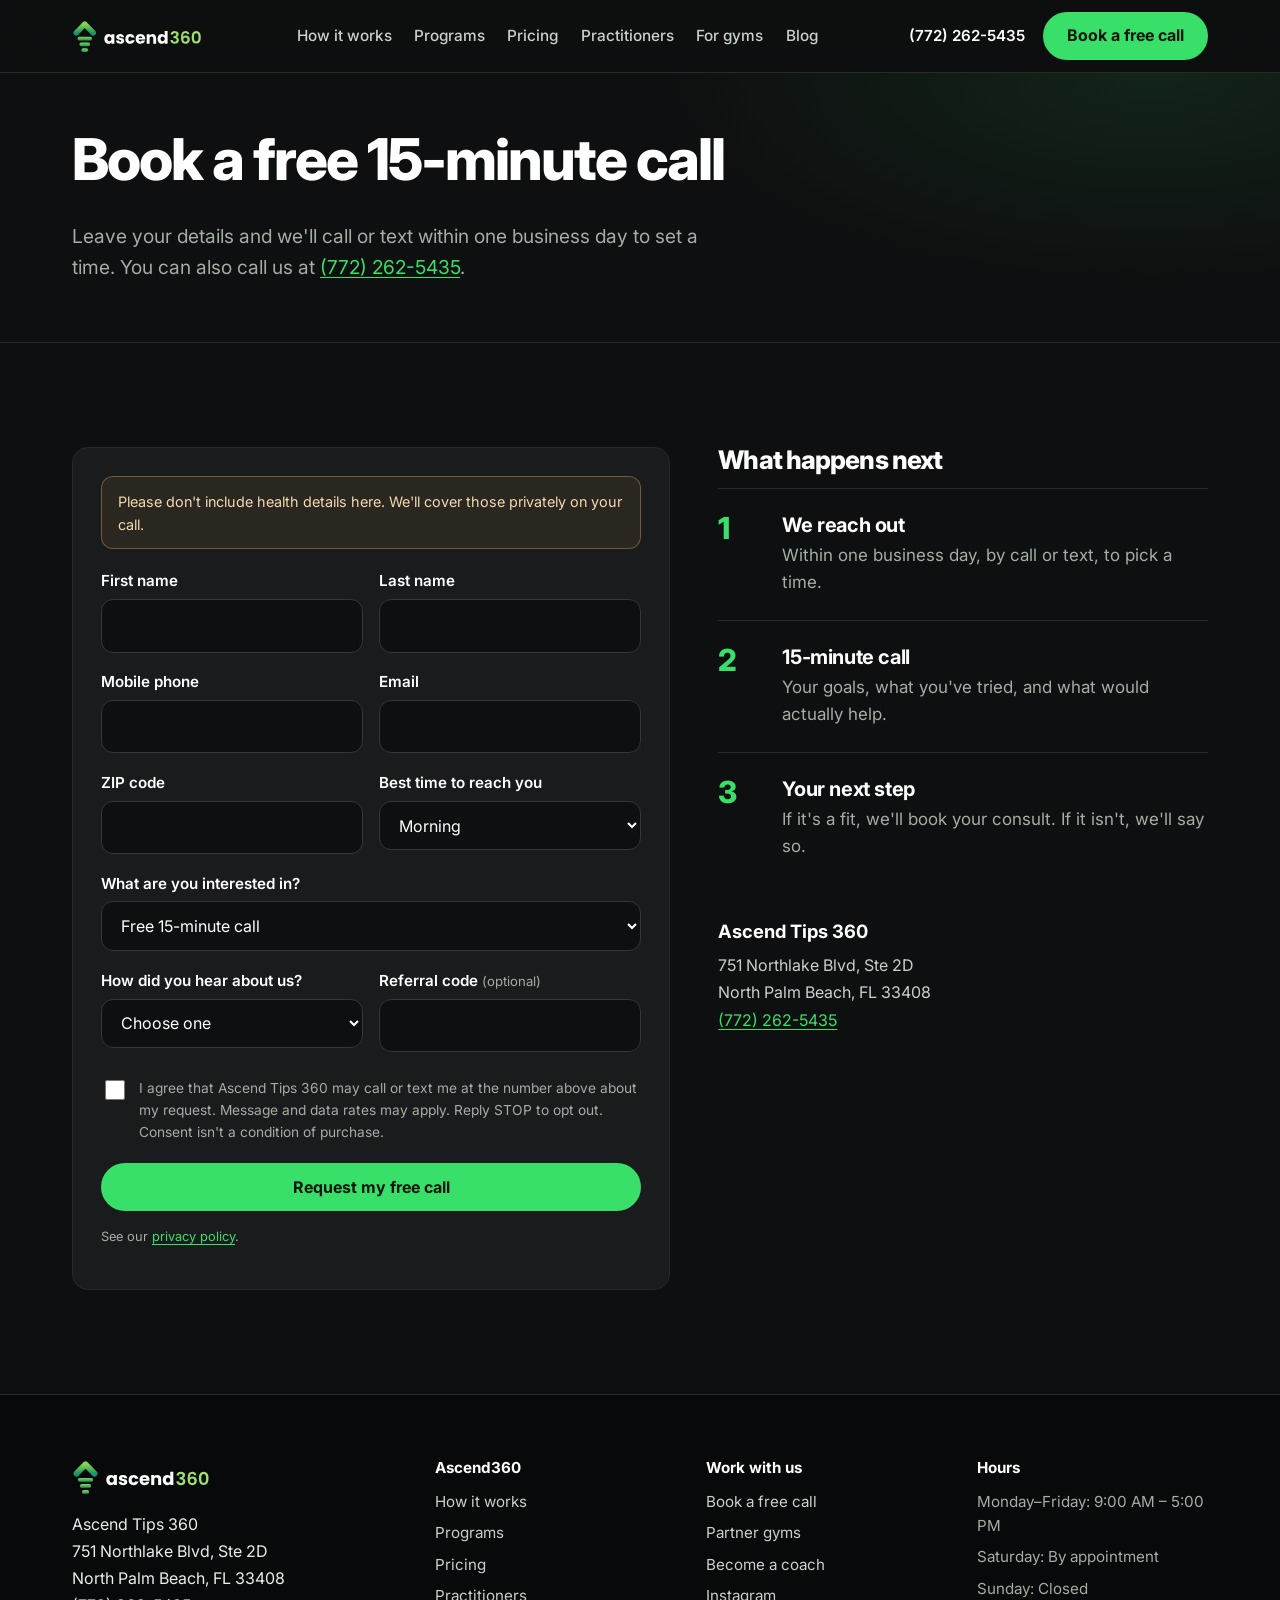
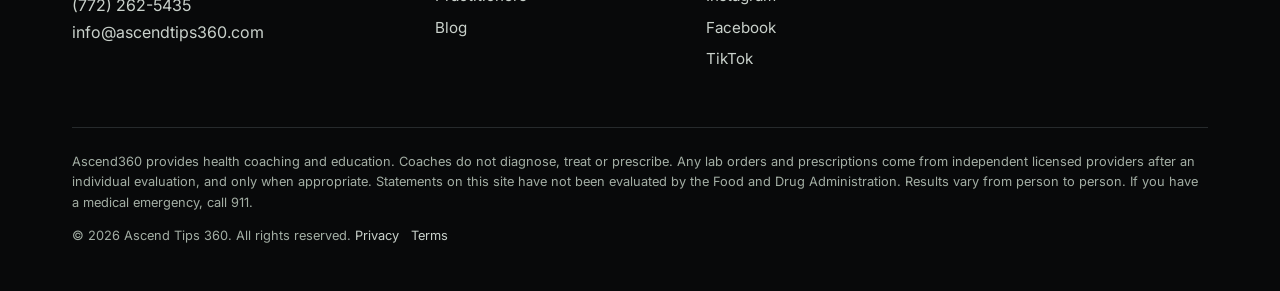
<file: book.html>
<!doctype html>
<html lang="en">
<head>
<meta charset="utf-8">
<meta name="viewport" content="width=device-width, initial-scale=1">
<title>Book a Free 15-Minute Call | Ascend Tips 360, North Palm Beach</title>
<meta name="description" content="Book a free 15-minute call with Ascend360 in North Palm Beach. Coaching, at-home bloodwork and practitioner consults by video or at 751 Northlake Blvd.">
<link rel="canonical" href="https://www.ascendtips360.com/book.html">

<meta property="og:type" content="website">
<meta property="og:site_name" content="Ascend Tips 360">
<meta property="og:title" content="Book a Free 15-Minute Call | Ascend Tips 360, North Palm Beach">
<meta property="og:description" content="Book a free 15-minute call with Ascend360 in North Palm Beach. Coaching, at-home bloodwork and practitioner consults by video or at 751 Northlake Blvd.">
<meta property="og:url" content="https://www.ascendtips360.com/book.html">
<meta property="og:image" content="https://www.ascendtips360.com/og-image.png">
<meta name="twitter:card" content="summary_large_image">
<meta name="theme-color" content="#0e0f10">
<meta name="geo.region" content="US-FL">
<meta name="geo.placename" content="North Palm Beach">
<link rel="icon" href="[data-uri]" type="image/svg+xml">
<link rel="icon" href="favicon-32.png" sizes="32x32">
<link rel="apple-touch-icon" href="apple-touch-icon.png">
<link rel="preconnect" href="https://fonts.googleapis.com">
<link rel="preconnect" href="https://fonts.gstatic.com" crossorigin>
<link href="https://fonts.googleapis.com/css2?family=Inter:wght@400;500;600;700;800&display=swap" rel="stylesheet">
<style>/* Ascend Tips 360 — public site, Stitch "Ascend High Performance" system */
:root{
  --bg:#0e0f10;--bg-2:#121416;--panel:#191b1d;--panel-2:#1f2224;--line:#262a2c;--line-2:#323739;
  --text:#e0e3e5;--muted:#a3aea4;--green:#38e06a;--kinetic:#2fb457;--green-soft:rgba(56,224,106,.12);
  --amber:#f2b860;--red:#ff8a7a;
  --r:16px;--r-lg:24px;--pill:999px;--max:1200px;
  --font:"Inter",system-ui,-apple-system,"Segoe UI",sans-serif;
}
*,*::before,*::after{box-sizing:border-box}
html{-webkit-text-size-adjust:100%;scroll-behavior:smooth}
@media (prefers-reduced-motion:reduce){html{scroll-behavior:auto}*{transition:none!important;animation:none!important}}
body{margin:0;background:var(--bg);color:var(--text);font:400 1.0625rem/1.6 var(--font);-webkit-font-smoothing:antialiased}
img,svg{max-width:100%;display:block}
a{color:var(--green);text-underline-offset:3px}
a:hover{color:#7dfc95}
:focus-visible{outline:3px solid var(--green);outline-offset:3px;border-radius:6px}
.skip{position:absolute;left:-999px;top:0;background:var(--green);color:#000;padding:.6rem 1rem;z-index:100}
.skip:focus{left:1rem;top:1rem}
.wrap{max-width:var(--max);margin:0 auto;padding:0 1.25rem}
@media (min-width:760px){.wrap{padding:0 2rem}}
h1,h2,h3{font-weight:800;line-height:1.05;letter-spacing:-.035em;margin:0 0 .55em;color:#fff}
h1{font-size:clamp(2.5rem,6vw,4.6rem)}
h2{font-size:clamp(1.9rem,3.8vw,3rem)}
h3{font-size:1.25rem;letter-spacing:-.02em;line-height:1.2;font-weight:700}
p{margin:0 0 1em;max-width:66ch}
.lead{font-size:1.2rem;color:var(--muted);max-width:56ch}
.small{font-size:.92rem;color:var(--muted)}
.fine{font-size:.8rem;color:var(--muted);max-width:80ch}
.g{color:var(--green)}

.btn{display:inline-flex;align-items:center;justify-content:center;gap:.5rem;min-height:48px;padding:.75rem 1.45rem;border-radius:var(--pill);font:700 1rem/1.1 var(--font);text-decoration:none;border:1.5px solid transparent;cursor:pointer;transition:background .15s,border-color .15s,color .15s}
.btn-primary,.btn-lime{background:var(--green);color:#06140a}
.btn-primary:hover,.btn-lime:hover{background:#5cfd83;color:#06140a}
.btn-ghost,.btn-ghost-light{border-color:var(--line-2);color:#fff;background:transparent}
.btn-ghost:hover,.btn-ghost-light:hover{border-color:var(--green);color:var(--green)}
.actions{display:flex;flex-wrap:wrap;gap:.75rem;margin-top:1.5rem}

/* header */
.site-header{position:sticky;top:0;z-index:50;background:rgba(14,15,16,.8);backdrop-filter:blur(20px);-webkit-backdrop-filter:blur(20px);border-bottom:1px solid var(--line)}
.site-header .wrap{display:flex;align-items:center;justify-content:space-between;gap:1rem;min-height:72px}
.brand img{height:34px;width:auto}
.nav{display:none}
.nav ul{list-style:none;display:flex;gap:1.4rem;margin:0;padding:0}
.nav a{white-space:nowrap;color:#c9d1cb;text-decoration:none;font-weight:500;font-size:.96rem}
.nav a:hover,.nav a[aria-current="page"]{color:var(--green)}
.header-cta{display:none}
.menu-btn{display:inline-flex;align-items:center;background:none;border:1.5px solid var(--line-2);border-radius:var(--pill);padding:.5rem 1rem;font:600 .95rem var(--font);color:#fff;cursor:pointer;min-height:44px}
.mobile-nav{display:none;border-top:1px solid var(--line);background:var(--bg)}
.mobile-nav.open{display:block}
.mobile-nav ul{list-style:none;margin:0;padding:.5rem 1.25rem 1rem}
.mobile-nav li a{display:block;padding:.85rem 0;border-bottom:1px solid var(--line);color:#fff;text-decoration:none;font-weight:600;font-size:1.1rem}
.mobile-nav .btn{width:100%}
@media (min-width:1180px){
  .nav{display:block}.header-cta{display:flex;align-items:center;gap:1.1rem}.menu-btn{display:none}.mobile-nav{display:none!important}
  .header-cta .tel{color:#fff;font-weight:600;text-decoration:none;font-size:.95rem;white-space:nowrap}
  .header-cta .btn{white-space:nowrap}
}

section{padding:4.5rem 0}
@media (min-width:760px){section{padding:6.5rem 0}}
.band-white{background:var(--bg-2);border-top:1px solid var(--line);border-bottom:1px solid var(--line)}
.band-dark{background:radial-gradient(1000px 400px at 15% 0%,rgba(47,180,87,.14),transparent 60%),var(--bg)}
.section-head{max-width:740px;margin-bottom:2.75rem}

/* hero */
.hero{padding:3.5rem 0 4.5rem;background:radial-gradient(900px 500px at 85% 10%,rgba(56,224,106,.13),transparent 60%)}
@media (min-width:760px){.hero{padding:5rem 0 6rem}}
.hero-grid{display:grid;gap:3rem;align-items:center}
@media (min-width:980px){.hero-grid{grid-template-columns:1.1fr .9fr}}
.where{display:inline-flex;align-items:center;gap:.5rem;font-weight:600;color:var(--green);margin-bottom:1.2rem;font-size:.95rem;border:1px solid rgba(56,224,106,.35);background:var(--green-soft);padding:.35rem .85rem;border-radius:var(--pill)}
.where::before{content:"";width:7px;height:7px;border-radius:50%;background:var(--green)}
.hero h1{max-width:13ch}
.proof{display:flex;flex-wrap:wrap;gap:1.5rem 2.5rem;margin-top:2.2rem;padding-top:1.5rem;border-top:1px solid var(--line)}
.proof div{font-size:.9rem;color:var(--muted)}
.proof b{display:block;color:#fff;font-size:1.5rem;letter-spacing:-.03em}

/* ---------- app mock components ---------- */
.phone{width:min(330px,100%);margin:0 auto;aspect-ratio:9/19;background:#101416;border-radius:44px;border:9px solid #23282a;padding:1.15rem .95rem .8rem;color:#e0e3e5;font-size:.8rem;display:flex;flex-direction:column;gap:.6rem;box-shadow:0 50px 90px -40px rgba(56,224,106,.35),0 0 0 1px #000;overflow:hidden;position:relative}
.phone::before{content:"";position:absolute;top:8px;left:50%;transform:translateX(-50%);width:90px;height:22px;background:#000;border-radius:20px}
.ph-top{display:flex;justify-content:space-between;align-items:center;font-weight:700;color:#fff;margin-top:1.2rem}
.ph-top i{width:8px;height:8px;border-radius:50%;background:var(--green);display:inline-block}
.ph-title{font-size:1.25rem;font-weight:800;letter-spacing:-.03em;color:#fff;line-height:1.1}
.ph-sub{color:var(--muted);font-size:.72rem;margin-top:-.35rem}
.ph-card{background:#191b1d;border:1px solid #262a2c;border-radius:14px;padding:.75rem}
.ph-card.hl{border-color:rgba(56,224,106,.45);background:linear-gradient(180deg,rgba(56,224,106,.1),#191b1d)}
.ph-row{display:flex;justify-content:space-between;align-items:center;gap:.5rem}
.ph-lbl{font-size:.62rem;font-weight:700;letter-spacing:.06em;color:var(--muted)}
.ph-big{font-size:1.8rem;font-weight:800;color:var(--green);line-height:1;letter-spacing:-.04em}
.ph-ring{--p:78;width:58px;height:58px;border-radius:50%;background:conic-gradient(var(--green) calc(var(--p)*1%),#262a2c 0);display:grid;place-items:center;flex:none}
.ph-ring::after{content:"";width:44px;height:44px;border-radius:50%;background:#191b1d}
.ph-pill{background:var(--green);color:#06140a;font-weight:800;border-radius:999px;padding:.3rem .8rem;font-size:.7rem}
.ph-pill.ghost{background:transparent;color:var(--green);border:1px solid rgba(56,224,106,.5)}
.ph-line{display:flex;justify-content:space-between;align-items:center;padding:.45rem 0;border-top:1px solid #262a2c}
.ph-line:first-of-type{border-top:0}
.ph-line b{color:#fff;font-weight:600}
.ph-muted{color:var(--muted)}
.ph-ok{color:var(--green);font-size:.6rem;font-weight:800;letter-spacing:.05em}
.ph-macros{display:grid;grid-template-columns:repeat(4,1fr);gap:.35rem}
.ph-macros div{background:#191b1d;border:1px solid #262a2c;border-radius:10px;padding:.45rem .3rem;text-align:center}
.ph-macros b{display:block;color:#fff;font-size:.95rem;letter-spacing:-.02em}
.ph-macros span{font-size:.55rem;color:var(--green);font-weight:700;letter-spacing:.05em}
.ph-meal{display:grid;grid-template-columns:46px 1fr;gap:.6rem;align-items:center}
.ph-meal .thumb{width:46px;height:46px;border-radius:10px;background:radial-gradient(circle at 35% 35%,#e48a5c,#7a3b22 55%,#2b3b2a 56%);}
.ph-meal .thumb.b{background:radial-gradient(circle at 60% 40%,#7fd36b,#2f6d36 55%,#3c2a1f 56%)}
.ph-meal .thumb.c{background:radial-gradient(circle at 50% 45%,#f2e3b8,#b98e4c 55%,#22301f 56%)}
.ph-slider{height:6px;border-radius:6px;background:#262a2c;position:relative;margin:.35rem 0 .1rem}
.ph-slider span{position:absolute;inset:0 auto 0 0;border-radius:6px;background:linear-gradient(90deg,var(--amber),var(--green))}
.ph-nav{margin-top:auto;display:flex;justify-content:space-between;border-top:1px solid #262a2c;padding:.55rem .2rem 0;font-size:.62rem;color:var(--muted)}
.ph-nav b{color:var(--green)}
.ph-days{display:grid;grid-template-columns:repeat(5,1fr);gap:.3rem;text-align:center;font-size:.6rem;color:var(--muted)}
.ph-days span{display:block;width:16px;height:16px;border-radius:50%;margin:.25rem auto 0;border:1.5px solid #3a4042}
.ph-days span.on{background:var(--green);border-color:var(--green)}

.phones{display:grid;gap:2.5rem}
@media (min-width:980px){.phones{grid-template-columns:repeat(3,1fr);gap:1.5rem}}
@media (max-width:979px){.phones{grid-auto-flow:column;grid-auto-columns:82%;overflow-x:auto;scroll-snap-type:x mandatory;padding-bottom:1rem;gap:1rem}.phones>figure{scroll-snap-align:center}}
.phones figure{margin:0}
.phones figcaption{margin-top:1.25rem;text-align:center}
.phones figcaption b{display:block;color:#fff;font-size:1.1rem}
.phones figcaption span{color:var(--muted);font-size:.95rem}

/* coach console mock */
.console{border:1px solid var(--line);border-radius:var(--r-lg);background:#0e0f10;overflow:hidden;box-shadow:0 60px 100px -50px rgba(56,224,106,.3);font-size:.82rem}
.console-bar{display:flex;gap:.4rem;padding:.7rem 1rem;border-bottom:1px solid var(--line);background:#121416}
.console-bar i{width:10px;height:10px;border-radius:50%;background:#2f3437}
.console-body{display:grid;grid-template-columns:1fr}
@media (min-width:900px){.console-body{grid-template-columns:200px 1fr 260px}}
.c-side{display:none;border-right:1px solid var(--line);padding:1.2rem .8rem;background:#101213}
@media (min-width:900px){.c-side{display:block}}
.c-side .c-brand{font-weight:800;color:#fff;font-size:1rem;margin:0 0 1.2rem .5rem}
.c-side .c-brand span{color:var(--green)}
.c-side ul{list-style:none;margin:0;padding:0}
.c-side li{padding:.55rem .7rem;border-radius:10px;color:var(--muted);margin-bottom:.15rem;font-weight:500}
.c-side li.on{background:var(--green-soft);color:var(--green);box-shadow:inset 3px 0 0 var(--green)}
.c-main{padding:1.3rem;display:flex;flex-direction:column;gap:1rem;min-width:0}
.c-head{display:flex;justify-content:space-between;align-items:flex-start;gap:1rem;flex-wrap:wrap}
.c-head h4{margin:0;color:#fff;font-size:1.35rem;letter-spacing:-.03em}
.c-head p{margin:0;color:var(--muted);font-size:.78rem}
.c-stats{display:grid;grid-template-columns:repeat(2,1fr);gap:.6rem}
@media (min-width:600px){.c-stats{grid-template-columns:repeat(4,1fr)}}
.c-stat{background:var(--panel);border:1px solid var(--line);border-radius:14px;padding:.8rem}
.c-stat small{color:var(--muted);display:block}
.c-stat b{font-size:1.5rem;color:#fff;letter-spacing:-.03em}
.c-stat b.g{color:var(--green)}
.c-stat em{font-style:normal;font-size:.7rem;color:var(--green)}
.c-panel{background:var(--panel);border:1px solid var(--line);border-radius:14px;padding:1rem}
.c-panel h5{margin:0 0 .7rem;color:#fff;font-size:.95rem}
.c-bars{display:grid;grid-template-columns:1fr 1fr;gap:.8rem 1.2rem}
.c-bar small{display:flex;justify-content:space-between;color:var(--muted)}
.c-bar small b{color:var(--green)}
.c-track{height:6px;border-radius:6px;background:#262a2c;margin-top:.35rem}
.c-track span{display:block;height:100%;border-radius:6px;background:var(--green)}
.c-chart{height:90px;background:linear-gradient(180deg,rgba(47,180,87,.25),transparent);clip-path:polygon(0 80%,15% 70%,30% 74%,45% 55%,60% 50%,75% 32%,90% 25%,100% 18%,100% 100%,0 100%);border-top:0}
.c-aside{border-left:1px solid var(--line);padding:1.3rem;display:none;flex-direction:column;gap:.8rem;background:#101213}
@media (min-width:900px){.c-aside{display:flex}}
.c-aside h5{margin:0;color:#fff;font-size:.95rem}
.c-chips{display:flex;flex-wrap:wrap;gap:.35rem}
.c-chips span{border:1px solid var(--line-2);border-radius:999px;padding:.25rem .6rem;font-size:.7rem;color:#c9d1cb}
.c-note{background:#0e0f10;border:1px solid var(--line);border-radius:12px;padding:.8rem;color:#c9d1cb;line-height:1.5}
.c-send{background:var(--green);color:#06140a;font-weight:800;text-align:center;border-radius:999px;padding:.7rem}
.c-flag{font-size:.72rem;color:var(--muted);border:1px dashed var(--line-2);border-radius:12px;padding:.6rem}

.coach-points{display:grid;gap:1.2rem;margin-top:2.5rem}
@media (min-width:860px){.coach-points{grid-template-columns:repeat(4,1fr)}}
.coach-points div{border-top:2px solid var(--green);padding-top:1rem}
.coach-points h3{font-size:1.1rem;margin-bottom:.3rem}
.coach-points p{color:var(--muted);font-size:.95rem;margin:0}

/* split */
.split{display:grid;gap:3rem;align-items:center}
@media (min-width:980px){.split{grid-template-columns:1fr 1fr}.split.flip>:first-child{order:2}}
.split>*,.hero-grid>*,.form-wrap>*,.visit>*{min-width:0}
.feature-list{list-style:none;margin:0;padding:0}
.feature-list li{padding:1.1rem 0;border-top:1px solid var(--line)}
.feature-list li:last-child{border-bottom:1px solid var(--line)}
.feature-list strong{display:block;color:#fff;font-size:1.1rem;margin-bottom:.15rem}
.feature-list span{color:var(--muted)}

/* lab report */
.report{background:var(--panel);border:1px solid var(--line);border-radius:var(--r);padding:1.5rem}
.report-top{display:flex;justify-content:space-between;align-items:baseline;gap:1rem;border-bottom:1px solid var(--line);padding-bottom:.9rem;margin-bottom:.3rem}
.report-top strong{color:#fff;font-size:1.1rem}
.report-top span{font-size:.75rem;color:var(--muted);border:1px solid var(--line-2);border-radius:999px;padding:.15rem .6rem}
.report table{width:100%;border-collapse:collapse;font-variant-numeric:tabular-nums}
.report th{text-align:right;font-weight:600;font-size:.8rem;color:var(--muted);padding:.6rem 0 .4rem}
.report th:first-child{text-align:left}
.report td{padding:.7rem 0;border-top:1px solid var(--line);text-align:right;font-weight:700;color:#fff}
.report td:first-child{text-align:left;font-weight:500;color:#c9d1cb}
.report td.d90{color:var(--green)}
.report .unit{font-weight:400;color:var(--muted);font-size:.75rem;margin-left:.2rem}
.report-note{font-size:.75rem;color:var(--muted);margin:.9rem 0 0}

/* timeline */
.timeline{list-style:none;margin:0;padding:0;display:grid}
@media (min-width:900px){.timeline{grid-template-columns:repeat(5,1fr);gap:.8rem}}
.timeline li{padding:1.3rem;border:1px solid var(--line);border-radius:var(--r);background:var(--panel);margin-bottom:.8rem}
@media (min-width:900px){.timeline li{margin:0}}
.timeline li.key{background:#0f1f15;border-color:rgba(56,224,106,.4)}
.timeline .day{font-size:1.6rem;font-weight:800;color:var(--green);display:block;margin-bottom:.5rem;letter-spacing:-.03em}
.timeline h3{font-size:1.05rem;margin-bottom:.3rem}
.timeline p{font-size:.92rem;margin:0;color:var(--muted)}

/* programs */
.programs{display:grid;gap:1rem}
@media (min-width:760px){.programs{grid-template-columns:1fr 1fr}}
.program{background:var(--panel);border:1px solid var(--line);border-radius:var(--r);padding:1.8rem}
.program h3{font-size:1.4rem}
.program p{color:var(--muted)}
.program ul{margin:.5rem 0 0;padding-left:1.1rem;color:#c9d1cb}
.program li{margin:.3rem 0}
.program li::marker{color:var(--green)}

/* pricing ladder */
.ladder{display:flex;flex-direction:column;gap:.9rem;align-items:flex-start}
.rung{width:100%;background:var(--panel);border:1px solid var(--line);border-radius:28px;padding:1.4rem 1.6rem;display:grid;gap:.8rem;align-items:center}
@media (min-width:860px){.rung{grid-template-columns:minmax(150px,1fr) auto minmax(0,1.6fr) auto;gap:1.5rem}.rung.r2{width:90%}.rung.r3{width:80%}}
.rung .name{font-size:1.25rem;font-weight:800;color:#fff;letter-spacing:-.02em}
.rung .price{font-size:2.2rem;font-weight:800;letter-spacing:-.04em;white-space:nowrap;color:#fff}
.rung .price small{font-size:1rem;font-weight:500;color:var(--muted);letter-spacing:0}
.rung .what{color:var(--muted);font-size:.98rem;margin:0}
.rung.featured{border-color:rgba(56,224,106,.55);background:linear-gradient(90deg,rgba(56,224,106,.12),var(--panel) 60%)}
.rung.featured .price{color:var(--green)}
.rung .btn{white-space:nowrap}
.consults{width:100%;border-collapse:collapse;background:var(--panel);border:1px solid var(--line);border-radius:var(--r);overflow:hidden;font-variant-numeric:tabular-nums}
.consults th,.consults td{text-align:left;padding:1rem 1.25rem;border-bottom:1px solid var(--line);vertical-align:top}
.consults th{font-size:.82rem;color:var(--muted);font-weight:700;background:#151719}
.consults td{color:#c9d1cb}
.consults td strong{color:#fff}
.consults td.p{font-weight:800;font-size:1.3rem;white-space:nowrap;color:var(--green)}
.consults tr:last-child td{border-bottom:0}
.table-scroll{overflow-x:auto}
@media (max-width:700px){
  .consults thead{position:absolute;left:-9999px}
  .consults,.consults tbody,.consults tr,.consults td{display:block;width:100%}
  .consults tr{padding:1.1rem 1.25rem;border-bottom:1px solid var(--line)}
  .consults td{padding:.2rem 0;border:0}
  .consults td.p{font-size:1.6rem;margin:.2rem 0 .3rem}
  .consults td .btn{margin-top:.6rem;width:100%}
}
.founding{margin-top:2rem;display:flex;flex-wrap:wrap;gap:1rem 2rem;align-items:center;justify-content:space-between;border:1px dashed rgba(56,224,106,.6);border-radius:var(--r);padding:1.25rem 1.5rem;background:var(--green-soft)}
.founding p{margin:0}

/* ageless */
.ageless-visual{display:grid;grid-template-columns:1fr 1fr;gap:.75rem}
.ageless-visual figure{margin:0;border-radius:var(--r);aspect-ratio:3/4;position:relative;display:flex;align-items:flex-end;padding:1.4rem 1.5rem;border:1px solid var(--line);background:
  linear-gradient(var(--green),var(--green)) top 14px left 14px/26px 2px no-repeat,linear-gradient(var(--green),var(--green)) top 14px left 14px/2px 26px no-repeat,
  linear-gradient(var(--green),var(--green)) top 14px right 14px/26px 2px no-repeat,linear-gradient(var(--green),var(--green)) top 14px right 14px/2px 26px no-repeat,
  linear-gradient(var(--green),var(--green)) bottom 14px left 14px/26px 2px no-repeat,linear-gradient(var(--green),var(--green)) bottom 14px left 14px/2px 26px no-repeat,
  linear-gradient(var(--green),var(--green)) bottom 14px right 14px/26px 2px no-repeat,linear-gradient(var(--green),var(--green)) bottom 14px right 14px/2px 26px no-repeat,var(--panel)}
.ageless-visual figure.after{background-color:#132a1b}
.ageless-visual figure span{position:absolute;top:50%;left:0;right:0;transform:translateY(-50%);text-align:center;color:var(--muted);font-size:.85rem;padding:0 1.5rem}
.ageless-visual figcaption{font-weight:700;color:#fff;font-size:.9rem}
.sim-tag{display:inline-block;margin-top:1rem;font-size:.82rem;font-weight:600;color:var(--amber);border:1px solid rgba(242,184,96,.4);border-radius:999px;padding:.35rem .8rem}

/* people */
.people{display:grid;gap:1.5rem}
@media (min-width:860px){.people{grid-template-columns:repeat(3,1fr)}}
.person{background:var(--panel);border:1px solid var(--line);border-radius:var(--r);padding:1.4rem}
.person .photo{aspect-ratio:4/5;border-radius:12px;background:repeating-linear-gradient(135deg,#1b1e20 0 12px,#202426 12px 24px);display:grid;place-items:center;color:var(--muted);font-size:.85rem;margin-bottom:1.1rem;text-align:center;padding:1rem}
.person .role{font-weight:600;color:var(--green);margin:-.3rem 0 .6rem}
.person p{color:var(--muted)}
.gym-points{display:grid;gap:1.5rem;margin-top:2rem}
@media (min-width:860px){.gym-points{grid-template-columns:repeat(3,1fr)}}
.gym-points div{border-top:2px solid var(--green);padding-top:1rem}
.gym-points p{color:var(--muted)}

/* faq */
.faq{max-width:820px}
.faq details{border-top:1px solid var(--line)}
.faq details:last-child{border-bottom:1px solid var(--line)}
.faq summary{cursor:pointer;list-style:none;padding:1.25rem 2.5rem 1.25rem 0;font-weight:700;font-size:1.1rem;position:relative;color:#fff}
.faq summary::-webkit-details-marker{display:none}
.faq summary::after{content:"+";position:absolute;right:.25rem;top:1rem;font-size:1.6rem;font-weight:400;color:var(--green)}
.faq details[open] summary::after{content:"−"}
.faq details p{padding-bottom:1.25rem;margin:0;color:var(--muted)}

/* visit */
.visit{display:grid;gap:2rem}
@media (min-width:900px){.visit{grid-template-columns:.9fr 1.1fr;align-items:stretch}}
.nap{font-style:normal;font-size:1.1rem;line-height:1.7;color:#c9d1cb}
.nap strong{font-size:1.35rem;display:block;margin-bottom:.3rem;color:#fff}
.map{border:1px solid var(--line);width:100%;min-height:340px;height:100%;border-radius:var(--r);filter:invert(.9) hue-rotate(180deg) grayscale(.4)}
.hours{border-collapse:collapse;margin-top:1rem;color:#c9d1cb}
.hours td{padding:.25rem 1.5rem .25rem 0}

.cta-band{background:radial-gradient(800px 300px at 80% 100%,rgba(56,224,106,.18),transparent 70%),#0f1f15;border-top:1px solid rgba(56,224,106,.25)}
.cta-band h2{max-width:18ch}
.cta-band p{color:#c9d1cb}

/* inner pages */
.page-head{padding:3.5rem 0 2.5rem;border-bottom:1px solid var(--line);background:radial-gradient(700px 300px at 90% 0%,rgba(56,224,106,.1),transparent 70%)}
.page-head h1{font-size:clamp(2.2rem,5vw,3.6rem);max-width:18ch}
.prose{max-width:740px}
.prose h2{font-size:1.7rem;margin-top:2.5rem}
.prose p,.prose li{color:#c9d1cb}
.prose ul,.prose ol{padding-left:1.2rem}
.prose li{margin:.35rem 0}
.steps{list-style:none;padding:0;margin:0;counter-reset:s}
.steps li{counter-increment:s;display:grid;grid-template-columns:3rem 1fr;gap:1rem;padding:1.5rem 0;border-top:1px solid var(--line)}
.steps li::before{content:counter(s);font-size:1.9rem;font-weight:800;color:var(--green);line-height:1}
.steps h3{margin-bottom:.3rem}
.steps p{margin:0;color:var(--muted)}

/* forms */
.form-wrap{display:grid;gap:3rem}
@media (min-width:960px){.form-wrap{grid-template-columns:1.1fr .9fr}}
form.lead-form{background:var(--panel);border:1px solid var(--line);border-radius:var(--r);padding:1.75rem}
.field{display:flex;flex-direction:column;gap:.35rem;margin-bottom:1.1rem}
.field label{font-weight:600;font-size:.95rem;color:#fff}
.field .hint{font-size:.82rem;color:var(--muted);font-weight:400}
.field input,.field select,.field textarea{font:inherit;font-size:1rem;padding:.8rem .95rem;border:1px solid var(--line-2);border-radius:12px;background:#0e0f10;color:#fff;min-height:48px;width:100%;max-width:100%}
.field input:focus,.field select:focus{outline:none;border-color:var(--green);box-shadow:0 0 0 3px rgba(56,224,106,.18)}
.two{display:grid;gap:0 1rem}
@media (min-width:600px){.two{grid-template-columns:1fr 1fr}}
.check{display:flex;gap:.7rem;align-items:flex-start;font-size:.86rem;color:var(--muted);margin:.5rem 0 1.25rem}
.check input{width:20px;height:20px;margin-top:.15rem;flex:none;accent-color:var(--green)}
.notice{background:rgba(242,184,96,.08);border:1px solid rgba(242,184,96,.35);padding:.8rem 1rem;border-radius:12px;font-size:.9rem;margin-bottom:1.25rem;color:#f3d9ae}
.hidden{position:absolute!important;left:-9999px}

/* footer */
.site-footer{background:#08090a;color:var(--muted);padding:4rem 0 2rem;font-size:.95rem;border-top:1px solid var(--line)}
.site-footer a{color:#c9d1cb;text-decoration:none}
.site-footer a:hover{color:var(--green)}
.foot-grid{display:grid;gap:2.5rem}
@media (min-width:860px){.foot-grid{grid-template-columns:1.4fr 1fr 1fr 1fr}}
.foot-grid h3{font-size:.95rem;color:#fff;margin-bottom:.8rem;letter-spacing:0}
.foot-grid ul{list-style:none;margin:0;padding:0}
.foot-grid li{margin:.45rem 0}
.foot-logo img{height:36px;width:auto;margin-bottom:1rem}
.foot-legal{border-top:1px solid var(--line);margin-top:3rem;padding-top:1.5rem;font-size:.8rem;line-height:1.6}
.foot-legal p{max-width:none}

.mobile-bar{position:fixed;bottom:0;left:0;right:0;z-index:40;display:grid;grid-template-columns:1fr 1.4fr;gap:.5rem;padding:.6rem .75rem calc(.6rem + env(safe-area-inset-bottom));background:rgba(14,15,16,.9);backdrop-filter:blur(20px);-webkit-backdrop-filter:blur(20px);border-top:1px solid var(--line)}
.mobile-bar .btn{min-height:46px;padding:.6rem .8rem;font-size:.95rem}
body{padding-bottom:76px}
@media (min-width:1180px){.mobile-bar{display:none}body{padding-bottom:0}}
.post-list{list-style:none;padding:0;margin:0}
.empty{border:1px dashed var(--line-2);border-radius:var(--r);padding:2.5rem;max-width:720px;background:var(--panel)}
.proof{flex-wrap:nowrap;gap:1.5rem}
.proof div{flex:1;min-width:0}
.phones .phone{aspect-ratio:9/17}
@media (max-width:520px){.proof{flex-wrap:wrap}.proof div{flex:1 1 40%}}
.panel-tabs{display:flex;gap:.4rem;margin:.9rem 0 .4rem;background:#0e0f10;border:1px solid var(--line);border-radius:999px;padding:.25rem;width:max-content;max-width:100%}
.panel-tabs button{font:600 .88rem var(--font);color:var(--muted);background:transparent;border:0;border-radius:999px;padding:.5rem 1rem;cursor:pointer;min-height:38px}
.panel-tabs button[aria-selected="true"]{background:var(--green);color:#06140a}
</style>
<script type="application/ld+json">{"@context": "https://schema.org", "@type": "HealthAndBeautyBusiness", "@id": "https://www.ascendtips360.com/#business", "name": "Ascend Tips 360", "alternateName": "Ascend360", "url": "https://www.ascendtips360.com/", "logo": "https://www.ascendtips360.com/icon-512.png", "image": "https://www.ascendtips360.com/og-image.png", "telephone": "+17722625435", "email": "info@ascendtips360.com", "priceRange": "$$", "address": {"@type": "PostalAddress", "streetAddress": "751 Northlake Blvd, Ste 2D", "addressLocality": "North Palm Beach", "addressRegion": "FL", "postalCode": "33408", "addressCountry": "US"}, "areaServed": ["North Palm Beach", "Palm Beach Gardens", "Juno Beach", "Jupiter", "Tequesta", "Lake Park", "Riviera Beach", "Singer Island", "West Palm Beach", "Palm Beach County"], "openingHoursSpecification": [{"@type": "OpeningHoursSpecification", "dayOfWeek": ["Monday", "Tuesday", "Wednesday", "Thursday", "Friday"], "opens": "09:00", "closes": "17:00"}], "sameAs": ["https://www.facebook.com/ascendtips360", "https://www.instagram.com/ascendtips360", "https://www.tiktok.com/@ascendtips360"]}</script>
<!-- Google Analytics 4: paste your GA4 tag here once created (see README). Do NOT add Meta/TikTok pixels to book.html. -->
</head>
<body>
<a class="skip" href="#main">Skip to content</a>
<header class="site-header">
  <div class="wrap">
    <a class="brand" href="index.html" aria-label="Ascend Tips 360 home"><img src="[data-uri]" alt="Ascend360" width="160" height="41"></a>
    <nav class="nav" aria-label="Main"><ul><li><a href="how-it-works.html">How it works</a></li><li><a href="programs.html">Programs</a></li><li><a href="pricing.html">Pricing</a></li><li><a href="practitioners.html">Practitioners</a></li><li><a href="gyms.html">For gyms</a></li><li><a href="blog.html">Blog</a></li></ul></nav>
    <div class="header-cta">
      <a class="tel" href="tel:+17722625435">(772) 262-5435</a>
      <a class="btn btn-primary" href="book.html">Book a free call</a>
    </div>
    <button class="menu-btn" aria-expanded="false" aria-controls="mobile-nav">Menu</button>
  </div>
  <div class="mobile-nav" id="mobile-nav">
    <ul><li><a href="how-it-works.html">How it works</a></li><li><a href="programs.html">Programs</a></li><li><a href="pricing.html">Pricing</a></li><li><a href="practitioners.html">Practitioners</a></li><li><a href="gyms.html">For gyms</a></li><li><a href="blog.html">Blog</a></li></ul>
    <div class="wrap" style="padding-bottom:1.25rem"><a class="btn btn-primary" href="book.html">Book a free 15-min call</a></div>
  </div>
</header>
<main id="main">

<div class="page-head"><div class="wrap">
  <h1>Book a free 15-minute call</h1>
  <p class="lead">Leave your details and we'll call or text within one business day to set a time. You can also call us at <a href="tel:+17722625435">(772) 262-5435</a>.</p>
</div></div>
<section><div class="wrap form-wrap">
  <form class="lead-form" name="consult-request" method="POST" action="/thank-you.html" data-netlify="true" netlify-honeypot="company_website">
    <input type="hidden" name="form-name" value="consult-request">
    <p class="hidden"><label>Leave this empty <input name="company_website"></label></p>
    <div class="notice">Please don't include health details here. We'll cover those privately on your call.</div>
    <div class="two">
      <div class="field"><label for="f-first">First name</label><input id="f-first" name="first_name" autocomplete="given-name" required></div>
      <div class="field"><label for="f-last">Last name</label><input id="f-last" name="last_name" autocomplete="family-name" required></div>
    </div>
    <div class="two">
      <div class="field"><label for="f-phone">Mobile phone</label><input id="f-phone" name="phone" type="tel" autocomplete="tel" required></div>
      <div class="field"><label for="f-email">Email</label><input id="f-email" name="email" type="email" autocomplete="email" required></div>
    </div>
    <div class="two">
      <div class="field"><label for="f-zip">ZIP code</label><input id="f-zip" name="zip" inputmode="numeric" autocomplete="postal-code" maxlength="10"></div>
      <div class="field"><label for="f-time">Best time to reach you</label>
        <select id="f-time" name="best_time"><option>Morning</option><option>Afternoon</option><option>Evening</option></select></div>
    </div>
    <div class="field"><label for="f-interest">What are you interested in?</label>
      <select id="f-interest" name="interest">
        <option value="free-call">Free 15-minute call</option>
        <option value="access">Access membership ($79.99/mo)</option>
        <option value="monthly-coaching">Monthly coaching ($399/mo)</option>
        <option value="weekly-coaching">Weekly coaching ($599/mo)</option>
        <option value="founding-100">Founding 100 pricing</option>
        <option value="coach-consult">Coach consult ($399)</option>
        <option value="practitioner-consult">Practitioner consult ($799)</option>
        <option value="vip-consult">VIP consult ($1,599)</option>
        <option value="ageless-preview">Future-you preview</option>
        <option value="weight-loss">Weight loss program</option>
        <option value="recovery">Recovery program</option>
        <option value="sleep-stress">Sleep and stress program</option>
        <option value="energy-longevity">Energy and longevity program</option>
        <option value="gym-partner">Gym or studio partnership</option>
        <option value="group">Group or employer pricing</option>
        <option value="careers">Coaching with Ascend360</option>
      </select></div>
    <div class="two">
      <div class="field"><label for="f-heard">How did you hear about us?</label>
        <select id="f-heard" name="heard_from"><option value="">Choose one</option><option>At my gym</option><option>Farmers market or event</option><option>Google</option><option>Instagram</option><option>Facebook</option><option>TikTok</option><option>Friend or family</option><option>Other</option></select></div>
      <div class="field"><label for="f-rep">Referral code <span class="hint">(optional)</span></label><input id="f-rep" name="rep_code" autocomplete="off"></div>
    </div>
    <input type="hidden" name="landing_page" id="f-landing">
    <label class="check"><input type="checkbox" name="contact_consent" value="yes" required>
      <span>I agree that Ascend Tips 360 may call or text me at the number above about my request. Message and data rates may apply. Reply STOP to opt out. Consent isn't a condition of purchase.</span></label>
    <button class="btn btn-primary" type="submit" style="width:100%">Request my free call</button>
    <p class="fine" style="margin-top:1rem">See our <a href="privacy.html">privacy policy</a>.</p>
  </form>
  <div>
    <h2 style="font-size:1.6rem">What happens next</h2>
    <ol class="steps">
      <li><div><h3>We reach out</h3><p>Within one business day, by call or text, to pick a time.</p></div></li>
      <li><div><h3>15-minute call</h3><p>Your goals, what you've tried, and what would actually help.</p></div></li>
      <li><div><h3>Your next step</h3><p>If it's a fit, we'll book your consult. If it isn't, we'll say so.</p></div></li>
    </ol>
    <address class="nap" style="margin-top:2rem;font-size:1rem"><strong style="font-size:1.15rem">Ascend Tips 360</strong>751 Northlake Blvd, Ste 2D<br>North Palm Beach, FL 33408<br><a href="tel:+17722625435">(772) 262-5435</a></address>
  </div>
</div></section>
</main>
<footer class="site-footer">
  <div class="wrap">
    <div class="foot-grid">
      <div>
        <div class="foot-logo"><img src="[data-uri]" alt="Ascend360" width="160" height="41"></div>
        <address class="nap" style="font-size:1rem;color:#e7efe9">
          Ascend Tips 360<br>751 Northlake Blvd, Ste 2D<br>North Palm Beach, FL 33408<br>
          <a href="tel:+17722625435">(772) 262-5435</a><br>
          <a href="mailto:info@ascendtips360.com">info@ascendtips360.com</a>
        </address>
      </div>
      <div>
        <h3>Ascend360</h3>
        <ul>
          <li><a href="how-it-works.html">How it works</a></li>
          <li><a href="programs.html">Programs</a></li>
          <li><a href="pricing.html">Pricing</a></li>
          <li><a href="practitioners.html">Practitioners</a></li>
          <li><a href="blog.html">Blog</a></li>
        </ul>
      </div>
      <div>
        <h3>Work with us</h3>
        <ul>
          <li><a href="book.html">Book a free call</a></li>
          <li><a href="gyms.html">Partner gyms</a></li>
          <li><a href="book.html?interest=careers">Become a coach</a></li>
          <li><a href="https://www.instagram.com/ascendtips360" rel="noopener">Instagram</a></li>
          <li><a href="https://www.facebook.com/ascendtips360" rel="noopener">Facebook</a></li>
          <li><a href="https://www.tiktok.com/@ascendtips360" rel="noopener">TikTok</a></li>
        </ul>
      </div>
      <div>
        <h3>Hours</h3>
        <ul><li>Monday–Friday: 9:00 AM – 5:00 PM</li><li>Saturday: By appointment</li><li>Sunday: Closed</li></ul>
      </div>
    </div>
    <div class="foot-legal">
      <p>Ascend360 provides health coaching and education. Coaches do not diagnose, treat or prescribe. Any lab orders and prescriptions come from independent licensed providers after an individual evaluation, and only when appropriate. Statements on this site have not been evaluated by the Food and Drug Administration. Results vary from person to person. If you have a medical emergency, call 911.</p>
      <p>&copy; 2026 Ascend Tips 360. All rights reserved. <a href="privacy.html">Privacy</a> &nbsp; <a href="terms.html">Terms</a></p>
    </div>
  </div>
</footer>
<div class="mobile-bar">
  <a class="btn btn-ghost" href="tel:+17722625435">Call</a>
  <a class="btn btn-primary" href="book.html">Book free call</a>
</div>
<script>// Mobile menu
(function(){
  var btn=document.querySelector('.menu-btn'), nav=document.getElementById('mobile-nav');
  if(btn&&nav){btn.addEventListener('click',function(){
    var open=nav.classList.toggle('open');btn.setAttribute('aria-expanded',open?'true':'false');btn.textContent=open?'Close':'Menu';
  });}
})();
// Rep attribution: ?rep=CODE on any page is remembered for 60 days and added to the booking form
(function(){
  var KEY='a360_rep',params=new URLSearchParams(location.search),rep=params.get('rep');
  try{
    if(rep){localStorage.setItem(KEY,JSON.stringify({code:rep.slice(0,40),t:Date.now()}));}
    var saved=JSON.parse(localStorage.getItem(KEY)||'null');
    if(saved&&Date.now()-saved.t>60*864e5){localStorage.removeItem(KEY);saved=null;}
    var f=document.getElementById('f-rep');if(f&&saved&&!f.value)f.value=saved.code;
    if(!sessionStorage.getItem('a360_landing'))sessionStorage.setItem('a360_landing',location.pathname+location.search);
    var l=document.getElementById('f-landing');if(l)l.value=sessionStorage.getItem('a360_landing')||'';
  }catch(e){}
  // Preselect interest from ?interest=
  var i=params.get('interest'),sel=document.getElementById('f-interest');
  if(i&&sel){for(var k=0;k<sel.options.length;k++){if(sel.options[k].value===i){sel.selectedIndex=k;break;}}}
})();
// Hormone panel tabs
(function(){
  var tabs=document.querySelectorAll('.panel-tabs [role="tab"]');
  tabs.forEach(function(t){t.addEventListener('click',function(){
    tabs.forEach(function(o){var on=o===t;o.setAttribute('aria-selected',on?'true':'false');document.getElementById(o.getAttribute('aria-controls')).hidden=!on;});
  });});
})();
</script>
</body>
</html>
</file>
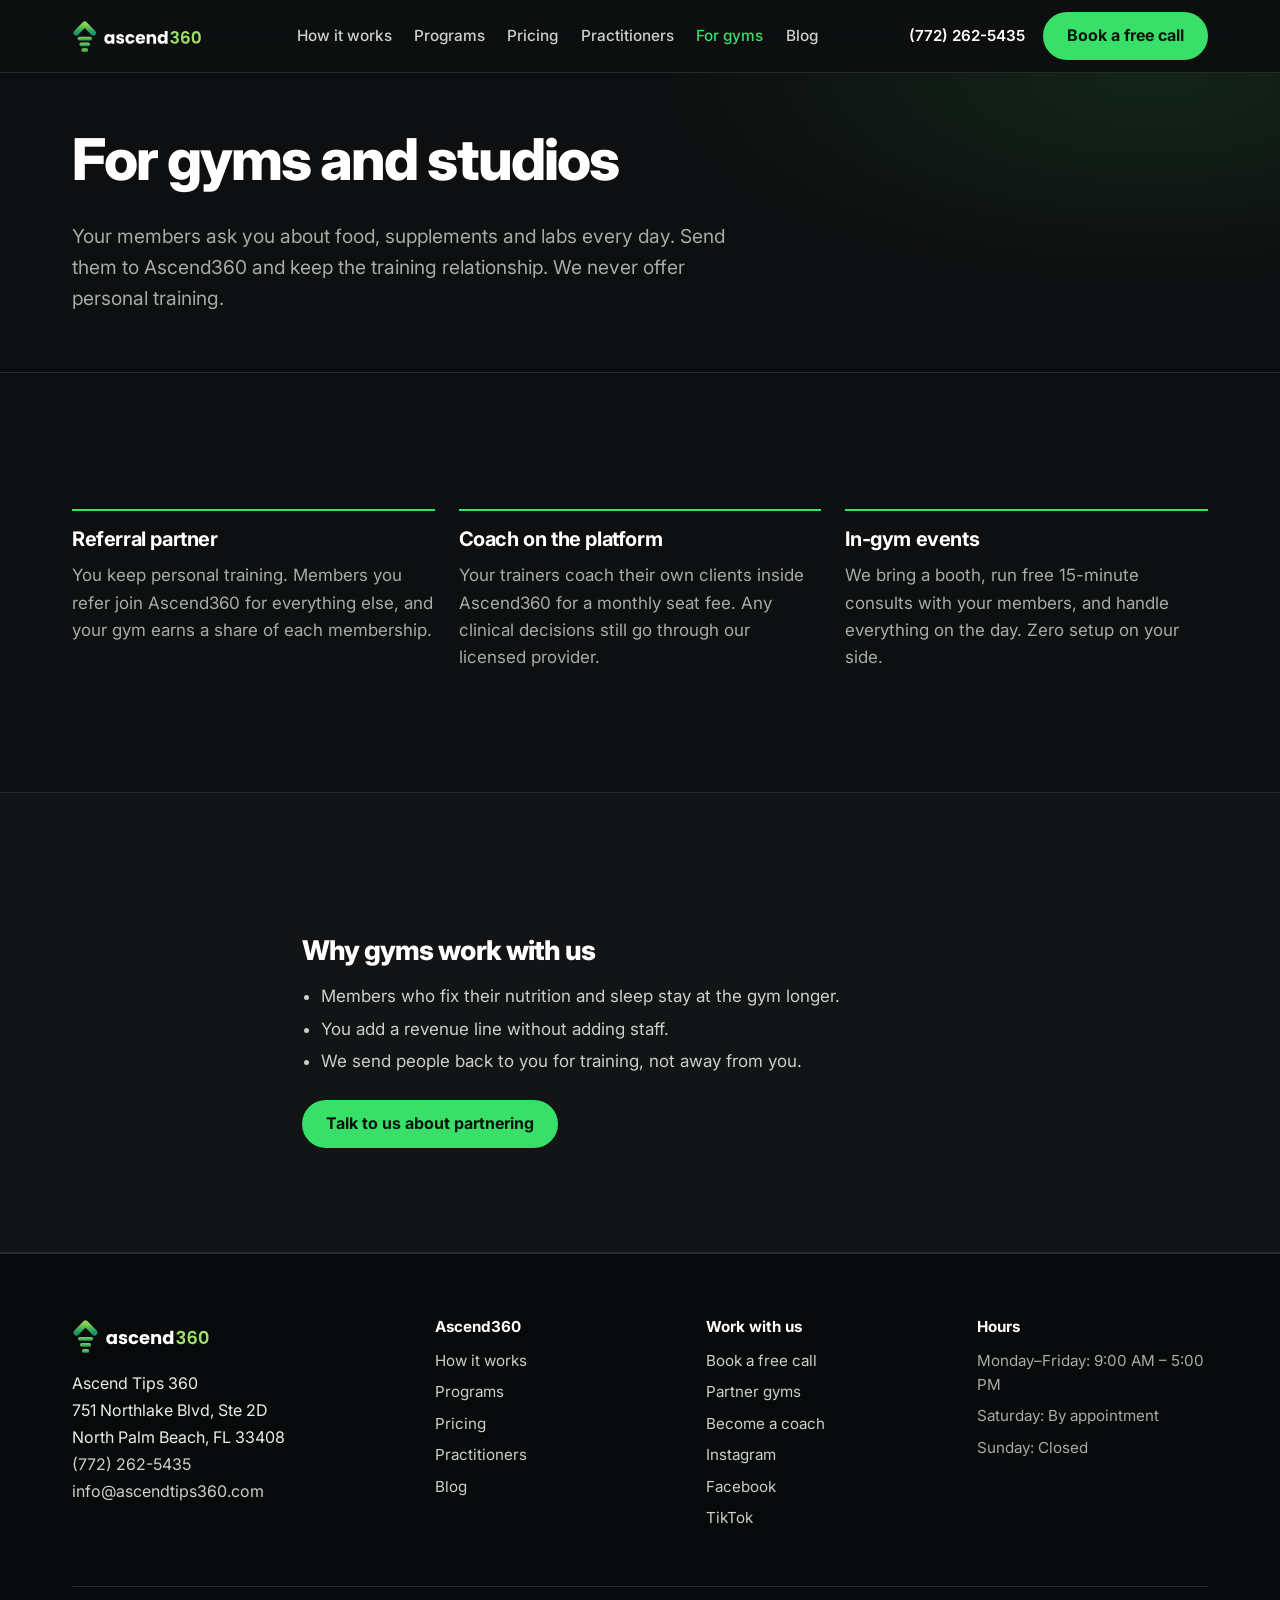
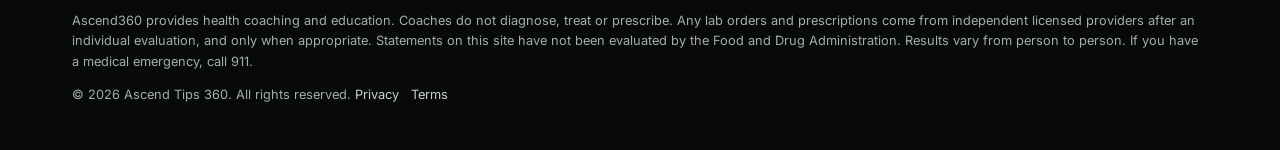
<file: gyms.html>
<!doctype html>
<html lang="en">
<head>
<meta charset="utf-8">
<meta name="viewport" content="width=device-width, initial-scale=1">
<title>Gym & Studio Partnerships | Ascend Tips 360, Palm Beach County</title>
<meta name="description" content="Partner with Ascend360: gyms and studios in Palm Beach County keep training clients and earn a share of every membership. Referral, coach-on-platform and in-gym events.">
<link rel="canonical" href="https://www.ascendtips360.com/gyms.html">

<meta property="og:type" content="website">
<meta property="og:site_name" content="Ascend Tips 360">
<meta property="og:title" content="Gym & Studio Partnerships | Ascend Tips 360, Palm Beach County">
<meta property="og:description" content="Partner with Ascend360: gyms and studios in Palm Beach County keep training clients and earn a share of every membership. Referral, coach-on-platform and in-gym events.">
<meta property="og:url" content="https://www.ascendtips360.com/gyms.html">
<meta property="og:image" content="https://www.ascendtips360.com/og-image.png">
<meta name="twitter:card" content="summary_large_image">
<meta name="theme-color" content="#0e0f10">
<meta name="geo.region" content="US-FL">
<meta name="geo.placename" content="North Palm Beach">
<link rel="icon" href="[data-uri]" type="image/svg+xml">
<link rel="icon" href="favicon-32.png" sizes="32x32">
<link rel="apple-touch-icon" href="apple-touch-icon.png">
<link rel="preconnect" href="https://fonts.googleapis.com">
<link rel="preconnect" href="https://fonts.gstatic.com" crossorigin>
<link href="https://fonts.googleapis.com/css2?family=Inter:wght@400;500;600;700;800&display=swap" rel="stylesheet">
<style>/* Ascend Tips 360 — public site, Stitch "Ascend High Performance" system */
:root{
  --bg:#0e0f10;--bg-2:#121416;--panel:#191b1d;--panel-2:#1f2224;--line:#262a2c;--line-2:#323739;
  --text:#e0e3e5;--muted:#a3aea4;--green:#38e06a;--kinetic:#2fb457;--green-soft:rgba(56,224,106,.12);
  --amber:#f2b860;--red:#ff8a7a;
  --r:16px;--r-lg:24px;--pill:999px;--max:1200px;
  --font:"Inter",system-ui,-apple-system,"Segoe UI",sans-serif;
}
*,*::before,*::after{box-sizing:border-box}
html{-webkit-text-size-adjust:100%;scroll-behavior:smooth}
@media (prefers-reduced-motion:reduce){html{scroll-behavior:auto}*{transition:none!important;animation:none!important}}
body{margin:0;background:var(--bg);color:var(--text);font:400 1.0625rem/1.6 var(--font);-webkit-font-smoothing:antialiased}
img,svg{max-width:100%;display:block}
a{color:var(--green);text-underline-offset:3px}
a:hover{color:#7dfc95}
:focus-visible{outline:3px solid var(--green);outline-offset:3px;border-radius:6px}
.skip{position:absolute;left:-999px;top:0;background:var(--green);color:#000;padding:.6rem 1rem;z-index:100}
.skip:focus{left:1rem;top:1rem}
.wrap{max-width:var(--max);margin:0 auto;padding:0 1.25rem}
@media (min-width:760px){.wrap{padding:0 2rem}}
h1,h2,h3{font-weight:800;line-height:1.05;letter-spacing:-.035em;margin:0 0 .55em;color:#fff}
h1{font-size:clamp(2.5rem,6vw,4.6rem)}
h2{font-size:clamp(1.9rem,3.8vw,3rem)}
h3{font-size:1.25rem;letter-spacing:-.02em;line-height:1.2;font-weight:700}
p{margin:0 0 1em;max-width:66ch}
.lead{font-size:1.2rem;color:var(--muted);max-width:56ch}
.small{font-size:.92rem;color:var(--muted)}
.fine{font-size:.8rem;color:var(--muted);max-width:80ch}
.g{color:var(--green)}

.btn{display:inline-flex;align-items:center;justify-content:center;gap:.5rem;min-height:48px;padding:.75rem 1.45rem;border-radius:var(--pill);font:700 1rem/1.1 var(--font);text-decoration:none;border:1.5px solid transparent;cursor:pointer;transition:background .15s,border-color .15s,color .15s}
.btn-primary,.btn-lime{background:var(--green);color:#06140a}
.btn-primary:hover,.btn-lime:hover{background:#5cfd83;color:#06140a}
.btn-ghost,.btn-ghost-light{border-color:var(--line-2);color:#fff;background:transparent}
.btn-ghost:hover,.btn-ghost-light:hover{border-color:var(--green);color:var(--green)}
.actions{display:flex;flex-wrap:wrap;gap:.75rem;margin-top:1.5rem}

/* header */
.site-header{position:sticky;top:0;z-index:50;background:rgba(14,15,16,.8);backdrop-filter:blur(20px);-webkit-backdrop-filter:blur(20px);border-bottom:1px solid var(--line)}
.site-header .wrap{display:flex;align-items:center;justify-content:space-between;gap:1rem;min-height:72px}
.brand img{height:34px;width:auto}
.nav{display:none}
.nav ul{list-style:none;display:flex;gap:1.4rem;margin:0;padding:0}
.nav a{white-space:nowrap;color:#c9d1cb;text-decoration:none;font-weight:500;font-size:.96rem}
.nav a:hover,.nav a[aria-current="page"]{color:var(--green)}
.header-cta{display:none}
.menu-btn{display:inline-flex;align-items:center;background:none;border:1.5px solid var(--line-2);border-radius:var(--pill);padding:.5rem 1rem;font:600 .95rem var(--font);color:#fff;cursor:pointer;min-height:44px}
.mobile-nav{display:none;border-top:1px solid var(--line);background:var(--bg)}
.mobile-nav.open{display:block}
.mobile-nav ul{list-style:none;margin:0;padding:.5rem 1.25rem 1rem}
.mobile-nav li a{display:block;padding:.85rem 0;border-bottom:1px solid var(--line);color:#fff;text-decoration:none;font-weight:600;font-size:1.1rem}
.mobile-nav .btn{width:100%}
@media (min-width:1180px){
  .nav{display:block}.header-cta{display:flex;align-items:center;gap:1.1rem}.menu-btn{display:none}.mobile-nav{display:none!important}
  .header-cta .tel{color:#fff;font-weight:600;text-decoration:none;font-size:.95rem;white-space:nowrap}
  .header-cta .btn{white-space:nowrap}
}

section{padding:4.5rem 0}
@media (min-width:760px){section{padding:6.5rem 0}}
.band-white{background:var(--bg-2);border-top:1px solid var(--line);border-bottom:1px solid var(--line)}
.band-dark{background:radial-gradient(1000px 400px at 15% 0%,rgba(47,180,87,.14),transparent 60%),var(--bg)}
.section-head{max-width:740px;margin-bottom:2.75rem}

/* hero */
.hero{padding:3.5rem 0 4.5rem;background:radial-gradient(900px 500px at 85% 10%,rgba(56,224,106,.13),transparent 60%)}
@media (min-width:760px){.hero{padding:5rem 0 6rem}}
.hero-grid{display:grid;gap:3rem;align-items:center}
@media (min-width:980px){.hero-grid{grid-template-columns:1.1fr .9fr}}
.where{display:inline-flex;align-items:center;gap:.5rem;font-weight:600;color:var(--green);margin-bottom:1.2rem;font-size:.95rem;border:1px solid rgba(56,224,106,.35);background:var(--green-soft);padding:.35rem .85rem;border-radius:var(--pill)}
.where::before{content:"";width:7px;height:7px;border-radius:50%;background:var(--green)}
.hero h1{max-width:13ch}
.proof{display:flex;flex-wrap:wrap;gap:1.5rem 2.5rem;margin-top:2.2rem;padding-top:1.5rem;border-top:1px solid var(--line)}
.proof div{font-size:.9rem;color:var(--muted)}
.proof b{display:block;color:#fff;font-size:1.5rem;letter-spacing:-.03em}

/* ---------- app mock components ---------- */
.phone{width:min(330px,100%);margin:0 auto;aspect-ratio:9/19;background:#101416;border-radius:44px;border:9px solid #23282a;padding:1.15rem .95rem .8rem;color:#e0e3e5;font-size:.8rem;display:flex;flex-direction:column;gap:.6rem;box-shadow:0 50px 90px -40px rgba(56,224,106,.35),0 0 0 1px #000;overflow:hidden;position:relative}
.phone::before{content:"";position:absolute;top:8px;left:50%;transform:translateX(-50%);width:90px;height:22px;background:#000;border-radius:20px}
.ph-top{display:flex;justify-content:space-between;align-items:center;font-weight:700;color:#fff;margin-top:1.2rem}
.ph-top i{width:8px;height:8px;border-radius:50%;background:var(--green);display:inline-block}
.ph-title{font-size:1.25rem;font-weight:800;letter-spacing:-.03em;color:#fff;line-height:1.1}
.ph-sub{color:var(--muted);font-size:.72rem;margin-top:-.35rem}
.ph-card{background:#191b1d;border:1px solid #262a2c;border-radius:14px;padding:.75rem}
.ph-card.hl{border-color:rgba(56,224,106,.45);background:linear-gradient(180deg,rgba(56,224,106,.1),#191b1d)}
.ph-row{display:flex;justify-content:space-between;align-items:center;gap:.5rem}
.ph-lbl{font-size:.62rem;font-weight:700;letter-spacing:.06em;color:var(--muted)}
.ph-big{font-size:1.8rem;font-weight:800;color:var(--green);line-height:1;letter-spacing:-.04em}
.ph-ring{--p:78;width:58px;height:58px;border-radius:50%;background:conic-gradient(var(--green) calc(var(--p)*1%),#262a2c 0);display:grid;place-items:center;flex:none}
.ph-ring::after{content:"";width:44px;height:44px;border-radius:50%;background:#191b1d}
.ph-pill{background:var(--green);color:#06140a;font-weight:800;border-radius:999px;padding:.3rem .8rem;font-size:.7rem}
.ph-pill.ghost{background:transparent;color:var(--green);border:1px solid rgba(56,224,106,.5)}
.ph-line{display:flex;justify-content:space-between;align-items:center;padding:.45rem 0;border-top:1px solid #262a2c}
.ph-line:first-of-type{border-top:0}
.ph-line b{color:#fff;font-weight:600}
.ph-muted{color:var(--muted)}
.ph-ok{color:var(--green);font-size:.6rem;font-weight:800;letter-spacing:.05em}
.ph-macros{display:grid;grid-template-columns:repeat(4,1fr);gap:.35rem}
.ph-macros div{background:#191b1d;border:1px solid #262a2c;border-radius:10px;padding:.45rem .3rem;text-align:center}
.ph-macros b{display:block;color:#fff;font-size:.95rem;letter-spacing:-.02em}
.ph-macros span{font-size:.55rem;color:var(--green);font-weight:700;letter-spacing:.05em}
.ph-meal{display:grid;grid-template-columns:46px 1fr;gap:.6rem;align-items:center}
.ph-meal .thumb{width:46px;height:46px;border-radius:10px;background:radial-gradient(circle at 35% 35%,#e48a5c,#7a3b22 55%,#2b3b2a 56%);}
.ph-meal .thumb.b{background:radial-gradient(circle at 60% 40%,#7fd36b,#2f6d36 55%,#3c2a1f 56%)}
.ph-meal .thumb.c{background:radial-gradient(circle at 50% 45%,#f2e3b8,#b98e4c 55%,#22301f 56%)}
.ph-slider{height:6px;border-radius:6px;background:#262a2c;position:relative;margin:.35rem 0 .1rem}
.ph-slider span{position:absolute;inset:0 auto 0 0;border-radius:6px;background:linear-gradient(90deg,var(--amber),var(--green))}
.ph-nav{margin-top:auto;display:flex;justify-content:space-between;border-top:1px solid #262a2c;padding:.55rem .2rem 0;font-size:.62rem;color:var(--muted)}
.ph-nav b{color:var(--green)}
.ph-days{display:grid;grid-template-columns:repeat(5,1fr);gap:.3rem;text-align:center;font-size:.6rem;color:var(--muted)}
.ph-days span{display:block;width:16px;height:16px;border-radius:50%;margin:.25rem auto 0;border:1.5px solid #3a4042}
.ph-days span.on{background:var(--green);border-color:var(--green)}

.phones{display:grid;gap:2.5rem}
@media (min-width:980px){.phones{grid-template-columns:repeat(3,1fr);gap:1.5rem}}
@media (max-width:979px){.phones{grid-auto-flow:column;grid-auto-columns:82%;overflow-x:auto;scroll-snap-type:x mandatory;padding-bottom:1rem;gap:1rem}.phones>figure{scroll-snap-align:center}}
.phones figure{margin:0}
.phones figcaption{margin-top:1.25rem;text-align:center}
.phones figcaption b{display:block;color:#fff;font-size:1.1rem}
.phones figcaption span{color:var(--muted);font-size:.95rem}

/* coach console mock */
.console{border:1px solid var(--line);border-radius:var(--r-lg);background:#0e0f10;overflow:hidden;box-shadow:0 60px 100px -50px rgba(56,224,106,.3);font-size:.82rem}
.console-bar{display:flex;gap:.4rem;padding:.7rem 1rem;border-bottom:1px solid var(--line);background:#121416}
.console-bar i{width:10px;height:10px;border-radius:50%;background:#2f3437}
.console-body{display:grid;grid-template-columns:1fr}
@media (min-width:900px){.console-body{grid-template-columns:200px 1fr 260px}}
.c-side{display:none;border-right:1px solid var(--line);padding:1.2rem .8rem;background:#101213}
@media (min-width:900px){.c-side{display:block}}
.c-side .c-brand{font-weight:800;color:#fff;font-size:1rem;margin:0 0 1.2rem .5rem}
.c-side .c-brand span{color:var(--green)}
.c-side ul{list-style:none;margin:0;padding:0}
.c-side li{padding:.55rem .7rem;border-radius:10px;color:var(--muted);margin-bottom:.15rem;font-weight:500}
.c-side li.on{background:var(--green-soft);color:var(--green);box-shadow:inset 3px 0 0 var(--green)}
.c-main{padding:1.3rem;display:flex;flex-direction:column;gap:1rem;min-width:0}
.c-head{display:flex;justify-content:space-between;align-items:flex-start;gap:1rem;flex-wrap:wrap}
.c-head h4{margin:0;color:#fff;font-size:1.35rem;letter-spacing:-.03em}
.c-head p{margin:0;color:var(--muted);font-size:.78rem}
.c-stats{display:grid;grid-template-columns:repeat(2,1fr);gap:.6rem}
@media (min-width:600px){.c-stats{grid-template-columns:repeat(4,1fr)}}
.c-stat{background:var(--panel);border:1px solid var(--line);border-radius:14px;padding:.8rem}
.c-stat small{color:var(--muted);display:block}
.c-stat b{font-size:1.5rem;color:#fff;letter-spacing:-.03em}
.c-stat b.g{color:var(--green)}
.c-stat em{font-style:normal;font-size:.7rem;color:var(--green)}
.c-panel{background:var(--panel);border:1px solid var(--line);border-radius:14px;padding:1rem}
.c-panel h5{margin:0 0 .7rem;color:#fff;font-size:.95rem}
.c-bars{display:grid;grid-template-columns:1fr 1fr;gap:.8rem 1.2rem}
.c-bar small{display:flex;justify-content:space-between;color:var(--muted)}
.c-bar small b{color:var(--green)}
.c-track{height:6px;border-radius:6px;background:#262a2c;margin-top:.35rem}
.c-track span{display:block;height:100%;border-radius:6px;background:var(--green)}
.c-chart{height:90px;background:linear-gradient(180deg,rgba(47,180,87,.25),transparent);clip-path:polygon(0 80%,15% 70%,30% 74%,45% 55%,60% 50%,75% 32%,90% 25%,100% 18%,100% 100%,0 100%);border-top:0}
.c-aside{border-left:1px solid var(--line);padding:1.3rem;display:none;flex-direction:column;gap:.8rem;background:#101213}
@media (min-width:900px){.c-aside{display:flex}}
.c-aside h5{margin:0;color:#fff;font-size:.95rem}
.c-chips{display:flex;flex-wrap:wrap;gap:.35rem}
.c-chips span{border:1px solid var(--line-2);border-radius:999px;padding:.25rem .6rem;font-size:.7rem;color:#c9d1cb}
.c-note{background:#0e0f10;border:1px solid var(--line);border-radius:12px;padding:.8rem;color:#c9d1cb;line-height:1.5}
.c-send{background:var(--green);color:#06140a;font-weight:800;text-align:center;border-radius:999px;padding:.7rem}
.c-flag{font-size:.72rem;color:var(--muted);border:1px dashed var(--line-2);border-radius:12px;padding:.6rem}

.coach-points{display:grid;gap:1.2rem;margin-top:2.5rem}
@media (min-width:860px){.coach-points{grid-template-columns:repeat(4,1fr)}}
.coach-points div{border-top:2px solid var(--green);padding-top:1rem}
.coach-points h3{font-size:1.1rem;margin-bottom:.3rem}
.coach-points p{color:var(--muted);font-size:.95rem;margin:0}

/* split */
.split{display:grid;gap:3rem;align-items:center}
@media (min-width:980px){.split{grid-template-columns:1fr 1fr}.split.flip>:first-child{order:2}}
.split>*,.hero-grid>*,.form-wrap>*,.visit>*{min-width:0}
.feature-list{list-style:none;margin:0;padding:0}
.feature-list li{padding:1.1rem 0;border-top:1px solid var(--line)}
.feature-list li:last-child{border-bottom:1px solid var(--line)}
.feature-list strong{display:block;color:#fff;font-size:1.1rem;margin-bottom:.15rem}
.feature-list span{color:var(--muted)}

/* lab report */
.report{background:var(--panel);border:1px solid var(--line);border-radius:var(--r);padding:1.5rem}
.report-top{display:flex;justify-content:space-between;align-items:baseline;gap:1rem;border-bottom:1px solid var(--line);padding-bottom:.9rem;margin-bottom:.3rem}
.report-top strong{color:#fff;font-size:1.1rem}
.report-top span{font-size:.75rem;color:var(--muted);border:1px solid var(--line-2);border-radius:999px;padding:.15rem .6rem}
.report table{width:100%;border-collapse:collapse;font-variant-numeric:tabular-nums}
.report th{text-align:right;font-weight:600;font-size:.8rem;color:var(--muted);padding:.6rem 0 .4rem}
.report th:first-child{text-align:left}
.report td{padding:.7rem 0;border-top:1px solid var(--line);text-align:right;font-weight:700;color:#fff}
.report td:first-child{text-align:left;font-weight:500;color:#c9d1cb}
.report td.d90{color:var(--green)}
.report .unit{font-weight:400;color:var(--muted);font-size:.75rem;margin-left:.2rem}
.report-note{font-size:.75rem;color:var(--muted);margin:.9rem 0 0}

/* timeline */
.timeline{list-style:none;margin:0;padding:0;display:grid}
@media (min-width:900px){.timeline{grid-template-columns:repeat(5,1fr);gap:.8rem}}
.timeline li{padding:1.3rem;border:1px solid var(--line);border-radius:var(--r);background:var(--panel);margin-bottom:.8rem}
@media (min-width:900px){.timeline li{margin:0}}
.timeline li.key{background:#0f1f15;border-color:rgba(56,224,106,.4)}
.timeline .day{font-size:1.6rem;font-weight:800;color:var(--green);display:block;margin-bottom:.5rem;letter-spacing:-.03em}
.timeline h3{font-size:1.05rem;margin-bottom:.3rem}
.timeline p{font-size:.92rem;margin:0;color:var(--muted)}

/* programs */
.programs{display:grid;gap:1rem}
@media (min-width:760px){.programs{grid-template-columns:1fr 1fr}}
.program{background:var(--panel);border:1px solid var(--line);border-radius:var(--r);padding:1.8rem}
.program h3{font-size:1.4rem}
.program p{color:var(--muted)}
.program ul{margin:.5rem 0 0;padding-left:1.1rem;color:#c9d1cb}
.program li{margin:.3rem 0}
.program li::marker{color:var(--green)}

/* pricing ladder */
.ladder{display:flex;flex-direction:column;gap:.9rem;align-items:flex-start}
.rung{width:100%;background:var(--panel);border:1px solid var(--line);border-radius:28px;padding:1.4rem 1.6rem;display:grid;gap:.8rem;align-items:center}
@media (min-width:860px){.rung{grid-template-columns:minmax(150px,1fr) auto minmax(0,1.6fr) auto;gap:1.5rem}.rung.r2{width:90%}.rung.r3{width:80%}}
.rung .name{font-size:1.25rem;font-weight:800;color:#fff;letter-spacing:-.02em}
.rung .price{font-size:2.2rem;font-weight:800;letter-spacing:-.04em;white-space:nowrap;color:#fff}
.rung .price small{font-size:1rem;font-weight:500;color:var(--muted);letter-spacing:0}
.rung .what{color:var(--muted);font-size:.98rem;margin:0}
.rung.featured{border-color:rgba(56,224,106,.55);background:linear-gradient(90deg,rgba(56,224,106,.12),var(--panel) 60%)}
.rung.featured .price{color:var(--green)}
.rung .btn{white-space:nowrap}
.consults{width:100%;border-collapse:collapse;background:var(--panel);border:1px solid var(--line);border-radius:var(--r);overflow:hidden;font-variant-numeric:tabular-nums}
.consults th,.consults td{text-align:left;padding:1rem 1.25rem;border-bottom:1px solid var(--line);vertical-align:top}
.consults th{font-size:.82rem;color:var(--muted);font-weight:700;background:#151719}
.consults td{color:#c9d1cb}
.consults td strong{color:#fff}
.consults td.p{font-weight:800;font-size:1.3rem;white-space:nowrap;color:var(--green)}
.consults tr:last-child td{border-bottom:0}
.table-scroll{overflow-x:auto}
@media (max-width:700px){
  .consults thead{position:absolute;left:-9999px}
  .consults,.consults tbody,.consults tr,.consults td{display:block;width:100%}
  .consults tr{padding:1.1rem 1.25rem;border-bottom:1px solid var(--line)}
  .consults td{padding:.2rem 0;border:0}
  .consults td.p{font-size:1.6rem;margin:.2rem 0 .3rem}
  .consults td .btn{margin-top:.6rem;width:100%}
}
.founding{margin-top:2rem;display:flex;flex-wrap:wrap;gap:1rem 2rem;align-items:center;justify-content:space-between;border:1px dashed rgba(56,224,106,.6);border-radius:var(--r);padding:1.25rem 1.5rem;background:var(--green-soft)}
.founding p{margin:0}

/* ageless */
.ageless-visual{display:grid;grid-template-columns:1fr 1fr;gap:.75rem}
.ageless-visual figure{margin:0;border-radius:var(--r);aspect-ratio:3/4;position:relative;display:flex;align-items:flex-end;padding:1.4rem 1.5rem;border:1px solid var(--line);background:
  linear-gradient(var(--green),var(--green)) top 14px left 14px/26px 2px no-repeat,linear-gradient(var(--green),var(--green)) top 14px left 14px/2px 26px no-repeat,
  linear-gradient(var(--green),var(--green)) top 14px right 14px/26px 2px no-repeat,linear-gradient(var(--green),var(--green)) top 14px right 14px/2px 26px no-repeat,
  linear-gradient(var(--green),var(--green)) bottom 14px left 14px/26px 2px no-repeat,linear-gradient(var(--green),var(--green)) bottom 14px left 14px/2px 26px no-repeat,
  linear-gradient(var(--green),var(--green)) bottom 14px right 14px/26px 2px no-repeat,linear-gradient(var(--green),var(--green)) bottom 14px right 14px/2px 26px no-repeat,var(--panel)}
.ageless-visual figure.after{background-color:#132a1b}
.ageless-visual figure span{position:absolute;top:50%;left:0;right:0;transform:translateY(-50%);text-align:center;color:var(--muted);font-size:.85rem;padding:0 1.5rem}
.ageless-visual figcaption{font-weight:700;color:#fff;font-size:.9rem}
.sim-tag{display:inline-block;margin-top:1rem;font-size:.82rem;font-weight:600;color:var(--amber);border:1px solid rgba(242,184,96,.4);border-radius:999px;padding:.35rem .8rem}

/* people */
.people{display:grid;gap:1.5rem}
@media (min-width:860px){.people{grid-template-columns:repeat(3,1fr)}}
.person{background:var(--panel);border:1px solid var(--line);border-radius:var(--r);padding:1.4rem}
.person .photo{aspect-ratio:4/5;border-radius:12px;background:repeating-linear-gradient(135deg,#1b1e20 0 12px,#202426 12px 24px);display:grid;place-items:center;color:var(--muted);font-size:.85rem;margin-bottom:1.1rem;text-align:center;padding:1rem}
.person .role{font-weight:600;color:var(--green);margin:-.3rem 0 .6rem}
.person p{color:var(--muted)}
.gym-points{display:grid;gap:1.5rem;margin-top:2rem}
@media (min-width:860px){.gym-points{grid-template-columns:repeat(3,1fr)}}
.gym-points div{border-top:2px solid var(--green);padding-top:1rem}
.gym-points p{color:var(--muted)}

/* faq */
.faq{max-width:820px}
.faq details{border-top:1px solid var(--line)}
.faq details:last-child{border-bottom:1px solid var(--line)}
.faq summary{cursor:pointer;list-style:none;padding:1.25rem 2.5rem 1.25rem 0;font-weight:700;font-size:1.1rem;position:relative;color:#fff}
.faq summary::-webkit-details-marker{display:none}
.faq summary::after{content:"+";position:absolute;right:.25rem;top:1rem;font-size:1.6rem;font-weight:400;color:var(--green)}
.faq details[open] summary::after{content:"−"}
.faq details p{padding-bottom:1.25rem;margin:0;color:var(--muted)}

/* visit */
.visit{display:grid;gap:2rem}
@media (min-width:900px){.visit{grid-template-columns:.9fr 1.1fr;align-items:stretch}}
.nap{font-style:normal;font-size:1.1rem;line-height:1.7;color:#c9d1cb}
.nap strong{font-size:1.35rem;display:block;margin-bottom:.3rem;color:#fff}
.map{border:1px solid var(--line);width:100%;min-height:340px;height:100%;border-radius:var(--r);filter:invert(.9) hue-rotate(180deg) grayscale(.4)}
.hours{border-collapse:collapse;margin-top:1rem;color:#c9d1cb}
.hours td{padding:.25rem 1.5rem .25rem 0}

.cta-band{background:radial-gradient(800px 300px at 80% 100%,rgba(56,224,106,.18),transparent 70%),#0f1f15;border-top:1px solid rgba(56,224,106,.25)}
.cta-band h2{max-width:18ch}
.cta-band p{color:#c9d1cb}

/* inner pages */
.page-head{padding:3.5rem 0 2.5rem;border-bottom:1px solid var(--line);background:radial-gradient(700px 300px at 90% 0%,rgba(56,224,106,.1),transparent 70%)}
.page-head h1{font-size:clamp(2.2rem,5vw,3.6rem);max-width:18ch}
.prose{max-width:740px}
.prose h2{font-size:1.7rem;margin-top:2.5rem}
.prose p,.prose li{color:#c9d1cb}
.prose ul,.prose ol{padding-left:1.2rem}
.prose li{margin:.35rem 0}
.steps{list-style:none;padding:0;margin:0;counter-reset:s}
.steps li{counter-increment:s;display:grid;grid-template-columns:3rem 1fr;gap:1rem;padding:1.5rem 0;border-top:1px solid var(--line)}
.steps li::before{content:counter(s);font-size:1.9rem;font-weight:800;color:var(--green);line-height:1}
.steps h3{margin-bottom:.3rem}
.steps p{margin:0;color:var(--muted)}

/* forms */
.form-wrap{display:grid;gap:3rem}
@media (min-width:960px){.form-wrap{grid-template-columns:1.1fr .9fr}}
form.lead-form{background:var(--panel);border:1px solid var(--line);border-radius:var(--r);padding:1.75rem}
.field{display:flex;flex-direction:column;gap:.35rem;margin-bottom:1.1rem}
.field label{font-weight:600;font-size:.95rem;color:#fff}
.field .hint{font-size:.82rem;color:var(--muted);font-weight:400}
.field input,.field select,.field textarea{font:inherit;font-size:1rem;padding:.8rem .95rem;border:1px solid var(--line-2);border-radius:12px;background:#0e0f10;color:#fff;min-height:48px;width:100%;max-width:100%}
.field input:focus,.field select:focus{outline:none;border-color:var(--green);box-shadow:0 0 0 3px rgba(56,224,106,.18)}
.two{display:grid;gap:0 1rem}
@media (min-width:600px){.two{grid-template-columns:1fr 1fr}}
.check{display:flex;gap:.7rem;align-items:flex-start;font-size:.86rem;color:var(--muted);margin:.5rem 0 1.25rem}
.check input{width:20px;height:20px;margin-top:.15rem;flex:none;accent-color:var(--green)}
.notice{background:rgba(242,184,96,.08);border:1px solid rgba(242,184,96,.35);padding:.8rem 1rem;border-radius:12px;font-size:.9rem;margin-bottom:1.25rem;color:#f3d9ae}
.hidden{position:absolute!important;left:-9999px}

/* footer */
.site-footer{background:#08090a;color:var(--muted);padding:4rem 0 2rem;font-size:.95rem;border-top:1px solid var(--line)}
.site-footer a{color:#c9d1cb;text-decoration:none}
.site-footer a:hover{color:var(--green)}
.foot-grid{display:grid;gap:2.5rem}
@media (min-width:860px){.foot-grid{grid-template-columns:1.4fr 1fr 1fr 1fr}}
.foot-grid h3{font-size:.95rem;color:#fff;margin-bottom:.8rem;letter-spacing:0}
.foot-grid ul{list-style:none;margin:0;padding:0}
.foot-grid li{margin:.45rem 0}
.foot-logo img{height:36px;width:auto;margin-bottom:1rem}
.foot-legal{border-top:1px solid var(--line);margin-top:3rem;padding-top:1.5rem;font-size:.8rem;line-height:1.6}
.foot-legal p{max-width:none}

.mobile-bar{position:fixed;bottom:0;left:0;right:0;z-index:40;display:grid;grid-template-columns:1fr 1.4fr;gap:.5rem;padding:.6rem .75rem calc(.6rem + env(safe-area-inset-bottom));background:rgba(14,15,16,.9);backdrop-filter:blur(20px);-webkit-backdrop-filter:blur(20px);border-top:1px solid var(--line)}
.mobile-bar .btn{min-height:46px;padding:.6rem .8rem;font-size:.95rem}
body{padding-bottom:76px}
@media (min-width:1180px){.mobile-bar{display:none}body{padding-bottom:0}}
.post-list{list-style:none;padding:0;margin:0}
.empty{border:1px dashed var(--line-2);border-radius:var(--r);padding:2.5rem;max-width:720px;background:var(--panel)}
.proof{flex-wrap:nowrap;gap:1.5rem}
.proof div{flex:1;min-width:0}
.phones .phone{aspect-ratio:9/17}
@media (max-width:520px){.proof{flex-wrap:wrap}.proof div{flex:1 1 40%}}
.panel-tabs{display:flex;gap:.4rem;margin:.9rem 0 .4rem;background:#0e0f10;border:1px solid var(--line);border-radius:999px;padding:.25rem;width:max-content;max-width:100%}
.panel-tabs button{font:600 .88rem var(--font);color:var(--muted);background:transparent;border:0;border-radius:999px;padding:.5rem 1rem;cursor:pointer;min-height:38px}
.panel-tabs button[aria-selected="true"]{background:var(--green);color:#06140a}
</style>
<script type="application/ld+json">{"@context": "https://schema.org", "@type": "HealthAndBeautyBusiness", "@id": "https://www.ascendtips360.com/#business", "name": "Ascend Tips 360", "alternateName": "Ascend360", "url": "https://www.ascendtips360.com/", "logo": "https://www.ascendtips360.com/icon-512.png", "image": "https://www.ascendtips360.com/og-image.png", "telephone": "+17722625435", "email": "info@ascendtips360.com", "priceRange": "$$", "address": {"@type": "PostalAddress", "streetAddress": "751 Northlake Blvd, Ste 2D", "addressLocality": "North Palm Beach", "addressRegion": "FL", "postalCode": "33408", "addressCountry": "US"}, "areaServed": ["North Palm Beach", "Palm Beach Gardens", "Juno Beach", "Jupiter", "Tequesta", "Lake Park", "Riviera Beach", "Singer Island", "West Palm Beach", "Palm Beach County"], "openingHoursSpecification": [{"@type": "OpeningHoursSpecification", "dayOfWeek": ["Monday", "Tuesday", "Wednesday", "Thursday", "Friday"], "opens": "09:00", "closes": "17:00"}], "sameAs": ["https://www.facebook.com/ascendtips360", "https://www.instagram.com/ascendtips360", "https://www.tiktok.com/@ascendtips360"]}</script>
<!-- Google Analytics 4: paste your GA4 tag here once created (see README). Do NOT add Meta/TikTok pixels to book.html. -->
</head>
<body>
<a class="skip" href="#main">Skip to content</a>
<header class="site-header">
  <div class="wrap">
    <a class="brand" href="index.html" aria-label="Ascend Tips 360 home"><img src="[data-uri]" alt="Ascend360" width="160" height="41"></a>
    <nav class="nav" aria-label="Main"><ul><li><a href="how-it-works.html">How it works</a></li><li><a href="programs.html">Programs</a></li><li><a href="pricing.html">Pricing</a></li><li><a href="practitioners.html">Practitioners</a></li><li><a href="gyms.html" aria-current="page">For gyms</a></li><li><a href="blog.html">Blog</a></li></ul></nav>
    <div class="header-cta">
      <a class="tel" href="tel:+17722625435">(772) 262-5435</a>
      <a class="btn btn-primary" href="book.html">Book a free call</a>
    </div>
    <button class="menu-btn" aria-expanded="false" aria-controls="mobile-nav">Menu</button>
  </div>
  <div class="mobile-nav" id="mobile-nav">
    <ul><li><a href="how-it-works.html">How it works</a></li><li><a href="programs.html">Programs</a></li><li><a href="pricing.html">Pricing</a></li><li><a href="practitioners.html">Practitioners</a></li><li><a href="gyms.html" aria-current="page">For gyms</a></li><li><a href="blog.html">Blog</a></li></ul>
    <div class="wrap" style="padding-bottom:1.25rem"><a class="btn btn-primary" href="book.html">Book a free 15-min call</a></div>
  </div>
</header>
<main id="main">

<div class="page-head"><div class="wrap">
  <h1>For gyms and studios</h1>
  <p class="lead">Your members ask you about food, supplements and labs every day. Send them to Ascend360 and keep the training relationship. We never offer personal training.</p>
</div></div>
<section><div class="wrap">
  <div class="gym-points">
    <div><h3>Referral partner</h3><p>You keep personal training. Members you refer join Ascend360 for everything else, and your gym earns a share of each membership.</p></div>
    <div><h3>Coach on the platform</h3><p>Your trainers coach their own clients inside Ascend360 for a monthly seat fee. Any clinical decisions still go through our licensed provider.</p></div>
    <div><h3>In-gym events</h3><p>We bring a booth, run free 15-minute consults with your members, and handle everything on the day. Zero setup on your side.</p></div>
  </div>
</div></section>
<section class="band-white"><div class="wrap prose">
  <h2>Why gyms work with us</h2>
  <ul>
    <li>Members who fix their nutrition and sleep stay at the gym longer.</li>
    <li>You add a revenue line without adding staff.</li>
    <li>We send people back to you for training, not away from you.</li>
  </ul>
  <div class="actions"><a class="btn btn-primary" href="book.html?interest=gym-partner">Talk to us about partnering</a></div>
</div></section>
</main>
<footer class="site-footer">
  <div class="wrap">
    <div class="foot-grid">
      <div>
        <div class="foot-logo"><img src="[data-uri]" alt="Ascend360" width="160" height="41"></div>
        <address class="nap" style="font-size:1rem;color:#e7efe9">
          Ascend Tips 360<br>751 Northlake Blvd, Ste 2D<br>North Palm Beach, FL 33408<br>
          <a href="tel:+17722625435">(772) 262-5435</a><br>
          <a href="mailto:info@ascendtips360.com">info@ascendtips360.com</a>
        </address>
      </div>
      <div>
        <h3>Ascend360</h3>
        <ul>
          <li><a href="how-it-works.html">How it works</a></li>
          <li><a href="programs.html">Programs</a></li>
          <li><a href="pricing.html">Pricing</a></li>
          <li><a href="practitioners.html">Practitioners</a></li>
          <li><a href="blog.html">Blog</a></li>
        </ul>
      </div>
      <div>
        <h3>Work with us</h3>
        <ul>
          <li><a href="book.html">Book a free call</a></li>
          <li><a href="gyms.html">Partner gyms</a></li>
          <li><a href="book.html?interest=careers">Become a coach</a></li>
          <li><a href="https://www.instagram.com/ascendtips360" rel="noopener">Instagram</a></li>
          <li><a href="https://www.facebook.com/ascendtips360" rel="noopener">Facebook</a></li>
          <li><a href="https://www.tiktok.com/@ascendtips360" rel="noopener">TikTok</a></li>
        </ul>
      </div>
      <div>
        <h3>Hours</h3>
        <ul><li>Monday–Friday: 9:00 AM – 5:00 PM</li><li>Saturday: By appointment</li><li>Sunday: Closed</li></ul>
      </div>
    </div>
    <div class="foot-legal">
      <p>Ascend360 provides health coaching and education. Coaches do not diagnose, treat or prescribe. Any lab orders and prescriptions come from independent licensed providers after an individual evaluation, and only when appropriate. Statements on this site have not been evaluated by the Food and Drug Administration. Results vary from person to person. If you have a medical emergency, call 911.</p>
      <p>&copy; 2026 Ascend Tips 360. All rights reserved. <a href="privacy.html">Privacy</a> &nbsp; <a href="terms.html">Terms</a></p>
    </div>
  </div>
</footer>
<div class="mobile-bar">
  <a class="btn btn-ghost" href="tel:+17722625435">Call</a>
  <a class="btn btn-primary" href="book.html">Book free call</a>
</div>
<script>// Mobile menu
(function(){
  var btn=document.querySelector('.menu-btn'), nav=document.getElementById('mobile-nav');
  if(btn&&nav){btn.addEventListener('click',function(){
    var open=nav.classList.toggle('open');btn.setAttribute('aria-expanded',open?'true':'false');btn.textContent=open?'Close':'Menu';
  });}
})();
// Rep attribution: ?rep=CODE on any page is remembered for 60 days and added to the booking form
(function(){
  var KEY='a360_rep',params=new URLSearchParams(location.search),rep=params.get('rep');
  try{
    if(rep){localStorage.setItem(KEY,JSON.stringify({code:rep.slice(0,40),t:Date.now()}));}
    var saved=JSON.parse(localStorage.getItem(KEY)||'null');
    if(saved&&Date.now()-saved.t>60*864e5){localStorage.removeItem(KEY);saved=null;}
    var f=document.getElementById('f-rep');if(f&&saved&&!f.value)f.value=saved.code;
    if(!sessionStorage.getItem('a360_landing'))sessionStorage.setItem('a360_landing',location.pathname+location.search);
    var l=document.getElementById('f-landing');if(l)l.value=sessionStorage.getItem('a360_landing')||'';
  }catch(e){}
  // Preselect interest from ?interest=
  var i=params.get('interest'),sel=document.getElementById('f-interest');
  if(i&&sel){for(var k=0;k<sel.options.length;k++){if(sel.options[k].value===i){sel.selectedIndex=k;break;}}}
})();
// Hormone panel tabs
(function(){
  var tabs=document.querySelectorAll('.panel-tabs [role="tab"]');
  tabs.forEach(function(t){t.addEventListener('click',function(){
    tabs.forEach(function(o){var on=o===t;o.setAttribute('aria-selected',on?'true':'false');document.getElementById(o.getAttribute('aria-controls')).hidden=!on;});
  });});
})();
</script>
</body>
</html>
</file>
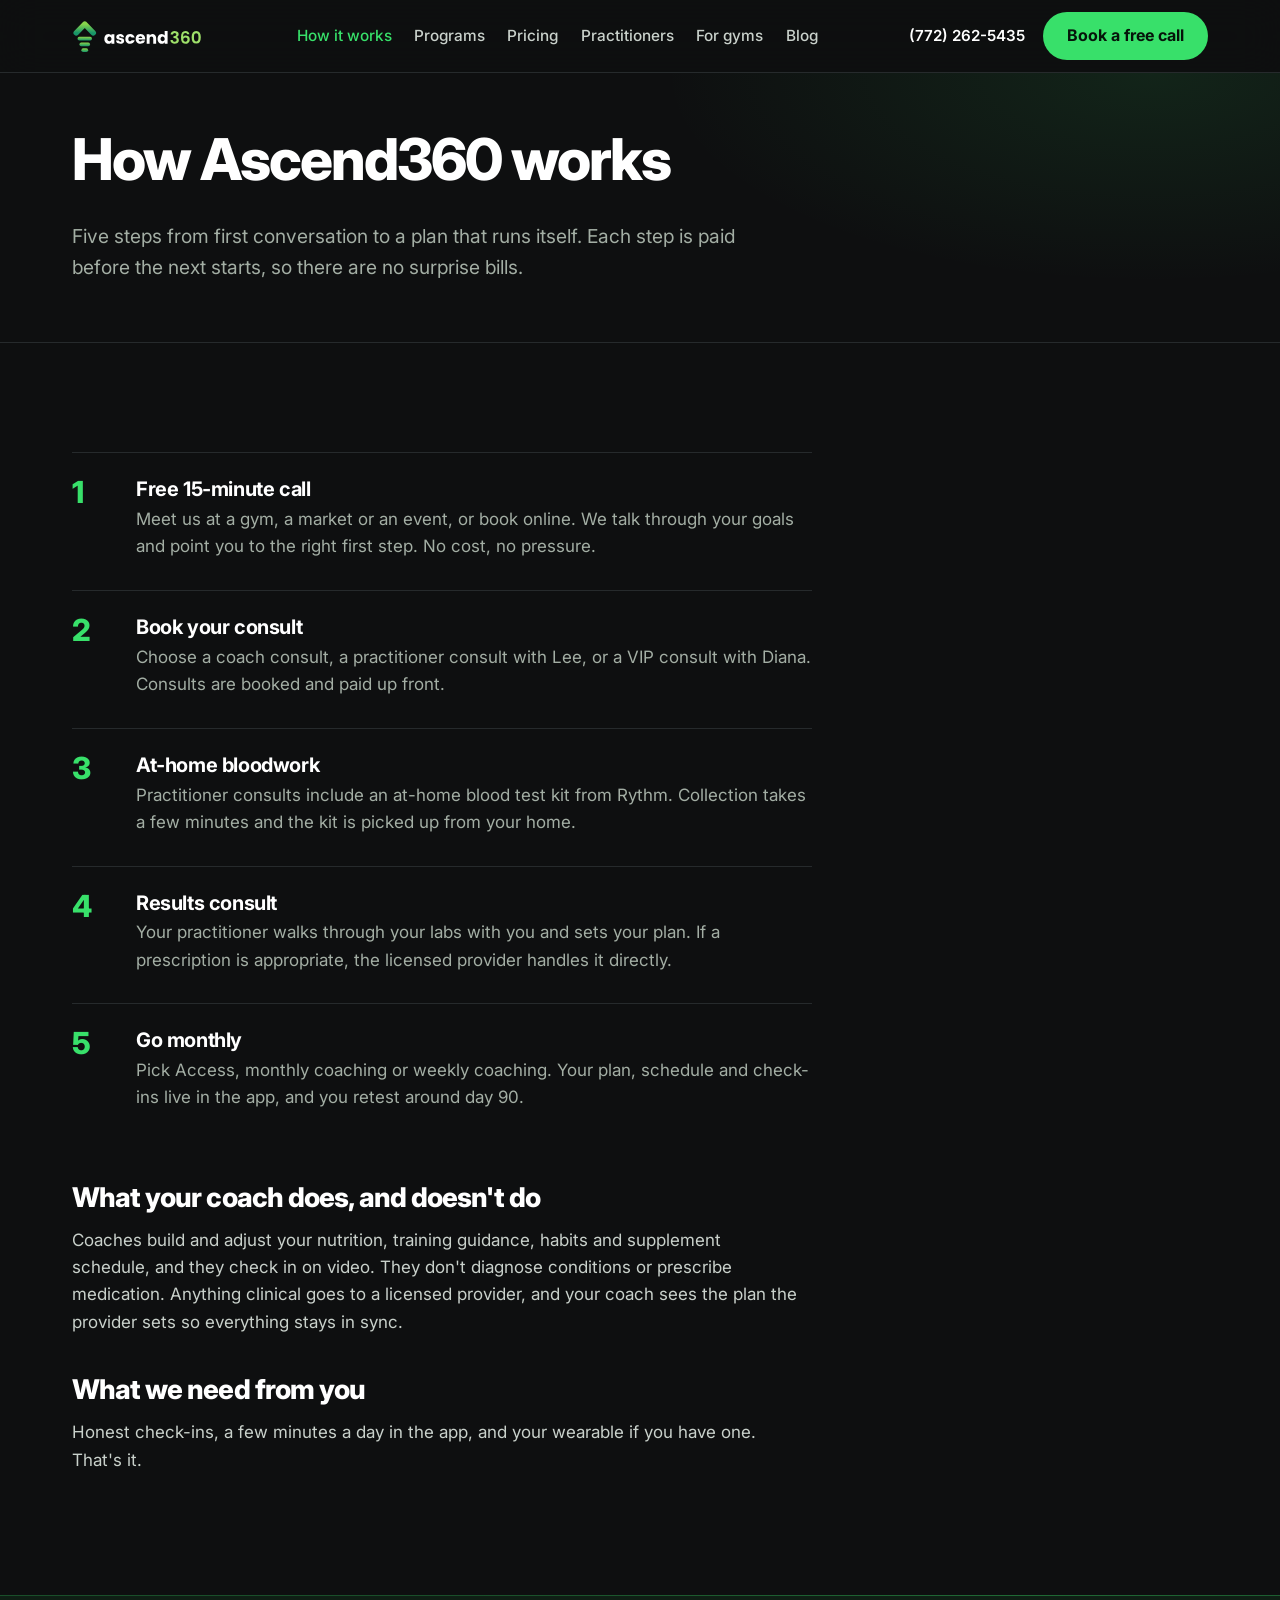
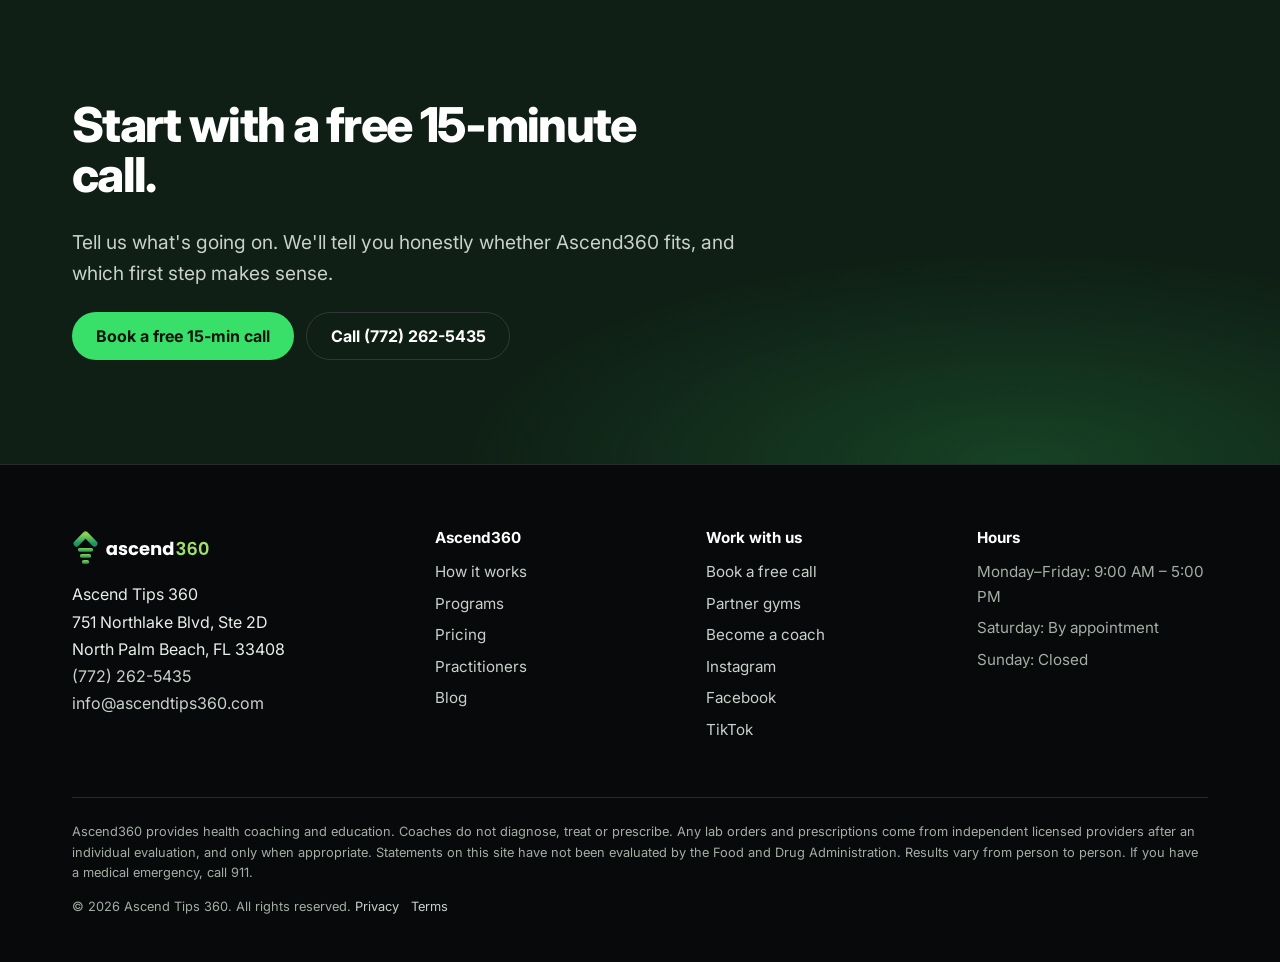
<file: how-it-works.html>
<!doctype html>
<html lang="en">
<head>
<meta charset="utf-8">
<meta name="viewport" content="width=device-width, initial-scale=1">
<title>How It Works | Ascend360 Coaching in North Palm Beach</title>
<meta name="description" content="From a free 15-minute call to at-home bloodwork, a practitioner consult and a monthly coaching plan in one app. See the five steps of Ascend360.">
<link rel="canonical" href="https://www.ascendtips360.com/how-it-works.html">

<meta property="og:type" content="website">
<meta property="og:site_name" content="Ascend Tips 360">
<meta property="og:title" content="How It Works | Ascend360 Coaching in North Palm Beach">
<meta property="og:description" content="From a free 15-minute call to at-home bloodwork, a practitioner consult and a monthly coaching plan in one app. See the five steps of Ascend360.">
<meta property="og:url" content="https://www.ascendtips360.com/how-it-works.html">
<meta property="og:image" content="https://www.ascendtips360.com/og-image.png">
<meta name="twitter:card" content="summary_large_image">
<meta name="theme-color" content="#0e0f10">
<meta name="geo.region" content="US-FL">
<meta name="geo.placename" content="North Palm Beach">
<link rel="icon" href="[data-uri]" type="image/svg+xml">
<link rel="icon" href="favicon-32.png" sizes="32x32">
<link rel="apple-touch-icon" href="apple-touch-icon.png">
<link rel="preconnect" href="https://fonts.googleapis.com">
<link rel="preconnect" href="https://fonts.gstatic.com" crossorigin>
<link href="https://fonts.googleapis.com/css2?family=Inter:wght@400;500;600;700;800&display=swap" rel="stylesheet">
<style>/* Ascend Tips 360 — public site, Stitch "Ascend High Performance" system */
:root{
  --bg:#0e0f10;--bg-2:#121416;--panel:#191b1d;--panel-2:#1f2224;--line:#262a2c;--line-2:#323739;
  --text:#e0e3e5;--muted:#a3aea4;--green:#38e06a;--kinetic:#2fb457;--green-soft:rgba(56,224,106,.12);
  --amber:#f2b860;--red:#ff8a7a;
  --r:16px;--r-lg:24px;--pill:999px;--max:1200px;
  --font:"Inter",system-ui,-apple-system,"Segoe UI",sans-serif;
}
*,*::before,*::after{box-sizing:border-box}
html{-webkit-text-size-adjust:100%;scroll-behavior:smooth}
@media (prefers-reduced-motion:reduce){html{scroll-behavior:auto}*{transition:none!important;animation:none!important}}
body{margin:0;background:var(--bg);color:var(--text);font:400 1.0625rem/1.6 var(--font);-webkit-font-smoothing:antialiased}
img,svg{max-width:100%;display:block}
a{color:var(--green);text-underline-offset:3px}
a:hover{color:#7dfc95}
:focus-visible{outline:3px solid var(--green);outline-offset:3px;border-radius:6px}
.skip{position:absolute;left:-999px;top:0;background:var(--green);color:#000;padding:.6rem 1rem;z-index:100}
.skip:focus{left:1rem;top:1rem}
.wrap{max-width:var(--max);margin:0 auto;padding:0 1.25rem}
@media (min-width:760px){.wrap{padding:0 2rem}}
h1,h2,h3{font-weight:800;line-height:1.05;letter-spacing:-.035em;margin:0 0 .55em;color:#fff}
h1{font-size:clamp(2.5rem,6vw,4.6rem)}
h2{font-size:clamp(1.9rem,3.8vw,3rem)}
h3{font-size:1.25rem;letter-spacing:-.02em;line-height:1.2;font-weight:700}
p{margin:0 0 1em;max-width:66ch}
.lead{font-size:1.2rem;color:var(--muted);max-width:56ch}
.small{font-size:.92rem;color:var(--muted)}
.fine{font-size:.8rem;color:var(--muted);max-width:80ch}
.g{color:var(--green)}

.btn{display:inline-flex;align-items:center;justify-content:center;gap:.5rem;min-height:48px;padding:.75rem 1.45rem;border-radius:var(--pill);font:700 1rem/1.1 var(--font);text-decoration:none;border:1.5px solid transparent;cursor:pointer;transition:background .15s,border-color .15s,color .15s}
.btn-primary,.btn-lime{background:var(--green);color:#06140a}
.btn-primary:hover,.btn-lime:hover{background:#5cfd83;color:#06140a}
.btn-ghost,.btn-ghost-light{border-color:var(--line-2);color:#fff;background:transparent}
.btn-ghost:hover,.btn-ghost-light:hover{border-color:var(--green);color:var(--green)}
.actions{display:flex;flex-wrap:wrap;gap:.75rem;margin-top:1.5rem}

/* header */
.site-header{position:sticky;top:0;z-index:50;background:rgba(14,15,16,.8);backdrop-filter:blur(20px);-webkit-backdrop-filter:blur(20px);border-bottom:1px solid var(--line)}
.site-header .wrap{display:flex;align-items:center;justify-content:space-between;gap:1rem;min-height:72px}
.brand img{height:34px;width:auto}
.nav{display:none}
.nav ul{list-style:none;display:flex;gap:1.4rem;margin:0;padding:0}
.nav a{white-space:nowrap;color:#c9d1cb;text-decoration:none;font-weight:500;font-size:.96rem}
.nav a:hover,.nav a[aria-current="page"]{color:var(--green)}
.header-cta{display:none}
.menu-btn{display:inline-flex;align-items:center;background:none;border:1.5px solid var(--line-2);border-radius:var(--pill);padding:.5rem 1rem;font:600 .95rem var(--font);color:#fff;cursor:pointer;min-height:44px}
.mobile-nav{display:none;border-top:1px solid var(--line);background:var(--bg)}
.mobile-nav.open{display:block}
.mobile-nav ul{list-style:none;margin:0;padding:.5rem 1.25rem 1rem}
.mobile-nav li a{display:block;padding:.85rem 0;border-bottom:1px solid var(--line);color:#fff;text-decoration:none;font-weight:600;font-size:1.1rem}
.mobile-nav .btn{width:100%}
@media (min-width:1180px){
  .nav{display:block}.header-cta{display:flex;align-items:center;gap:1.1rem}.menu-btn{display:none}.mobile-nav{display:none!important}
  .header-cta .tel{color:#fff;font-weight:600;text-decoration:none;font-size:.95rem;white-space:nowrap}
  .header-cta .btn{white-space:nowrap}
}

section{padding:4.5rem 0}
@media (min-width:760px){section{padding:6.5rem 0}}
.band-white{background:var(--bg-2);border-top:1px solid var(--line);border-bottom:1px solid var(--line)}
.band-dark{background:radial-gradient(1000px 400px at 15% 0%,rgba(47,180,87,.14),transparent 60%),var(--bg)}
.section-head{max-width:740px;margin-bottom:2.75rem}

/* hero */
.hero{padding:3.5rem 0 4.5rem;background:radial-gradient(900px 500px at 85% 10%,rgba(56,224,106,.13),transparent 60%)}
@media (min-width:760px){.hero{padding:5rem 0 6rem}}
.hero-grid{display:grid;gap:3rem;align-items:center}
@media (min-width:980px){.hero-grid{grid-template-columns:1.1fr .9fr}}
.where{display:inline-flex;align-items:center;gap:.5rem;font-weight:600;color:var(--green);margin-bottom:1.2rem;font-size:.95rem;border:1px solid rgba(56,224,106,.35);background:var(--green-soft);padding:.35rem .85rem;border-radius:var(--pill)}
.where::before{content:"";width:7px;height:7px;border-radius:50%;background:var(--green)}
.hero h1{max-width:13ch}
.proof{display:flex;flex-wrap:wrap;gap:1.5rem 2.5rem;margin-top:2.2rem;padding-top:1.5rem;border-top:1px solid var(--line)}
.proof div{font-size:.9rem;color:var(--muted)}
.proof b{display:block;color:#fff;font-size:1.5rem;letter-spacing:-.03em}

/* ---------- app mock components ---------- */
.phone{width:min(330px,100%);margin:0 auto;aspect-ratio:9/19;background:#101416;border-radius:44px;border:9px solid #23282a;padding:1.15rem .95rem .8rem;color:#e0e3e5;font-size:.8rem;display:flex;flex-direction:column;gap:.6rem;box-shadow:0 50px 90px -40px rgba(56,224,106,.35),0 0 0 1px #000;overflow:hidden;position:relative}
.phone::before{content:"";position:absolute;top:8px;left:50%;transform:translateX(-50%);width:90px;height:22px;background:#000;border-radius:20px}
.ph-top{display:flex;justify-content:space-between;align-items:center;font-weight:700;color:#fff;margin-top:1.2rem}
.ph-top i{width:8px;height:8px;border-radius:50%;background:var(--green);display:inline-block}
.ph-title{font-size:1.25rem;font-weight:800;letter-spacing:-.03em;color:#fff;line-height:1.1}
.ph-sub{color:var(--muted);font-size:.72rem;margin-top:-.35rem}
.ph-card{background:#191b1d;border:1px solid #262a2c;border-radius:14px;padding:.75rem}
.ph-card.hl{border-color:rgba(56,224,106,.45);background:linear-gradient(180deg,rgba(56,224,106,.1),#191b1d)}
.ph-row{display:flex;justify-content:space-between;align-items:center;gap:.5rem}
.ph-lbl{font-size:.62rem;font-weight:700;letter-spacing:.06em;color:var(--muted)}
.ph-big{font-size:1.8rem;font-weight:800;color:var(--green);line-height:1;letter-spacing:-.04em}
.ph-ring{--p:78;width:58px;height:58px;border-radius:50%;background:conic-gradient(var(--green) calc(var(--p)*1%),#262a2c 0);display:grid;place-items:center;flex:none}
.ph-ring::after{content:"";width:44px;height:44px;border-radius:50%;background:#191b1d}
.ph-pill{background:var(--green);color:#06140a;font-weight:800;border-radius:999px;padding:.3rem .8rem;font-size:.7rem}
.ph-pill.ghost{background:transparent;color:var(--green);border:1px solid rgba(56,224,106,.5)}
.ph-line{display:flex;justify-content:space-between;align-items:center;padding:.45rem 0;border-top:1px solid #262a2c}
.ph-line:first-of-type{border-top:0}
.ph-line b{color:#fff;font-weight:600}
.ph-muted{color:var(--muted)}
.ph-ok{color:var(--green);font-size:.6rem;font-weight:800;letter-spacing:.05em}
.ph-macros{display:grid;grid-template-columns:repeat(4,1fr);gap:.35rem}
.ph-macros div{background:#191b1d;border:1px solid #262a2c;border-radius:10px;padding:.45rem .3rem;text-align:center}
.ph-macros b{display:block;color:#fff;font-size:.95rem;letter-spacing:-.02em}
.ph-macros span{font-size:.55rem;color:var(--green);font-weight:700;letter-spacing:.05em}
.ph-meal{display:grid;grid-template-columns:46px 1fr;gap:.6rem;align-items:center}
.ph-meal .thumb{width:46px;height:46px;border-radius:10px;background:radial-gradient(circle at 35% 35%,#e48a5c,#7a3b22 55%,#2b3b2a 56%);}
.ph-meal .thumb.b{background:radial-gradient(circle at 60% 40%,#7fd36b,#2f6d36 55%,#3c2a1f 56%)}
.ph-meal .thumb.c{background:radial-gradient(circle at 50% 45%,#f2e3b8,#b98e4c 55%,#22301f 56%)}
.ph-slider{height:6px;border-radius:6px;background:#262a2c;position:relative;margin:.35rem 0 .1rem}
.ph-slider span{position:absolute;inset:0 auto 0 0;border-radius:6px;background:linear-gradient(90deg,var(--amber),var(--green))}
.ph-nav{margin-top:auto;display:flex;justify-content:space-between;border-top:1px solid #262a2c;padding:.55rem .2rem 0;font-size:.62rem;color:var(--muted)}
.ph-nav b{color:var(--green)}
.ph-days{display:grid;grid-template-columns:repeat(5,1fr);gap:.3rem;text-align:center;font-size:.6rem;color:var(--muted)}
.ph-days span{display:block;width:16px;height:16px;border-radius:50%;margin:.25rem auto 0;border:1.5px solid #3a4042}
.ph-days span.on{background:var(--green);border-color:var(--green)}

.phones{display:grid;gap:2.5rem}
@media (min-width:980px){.phones{grid-template-columns:repeat(3,1fr);gap:1.5rem}}
@media (max-width:979px){.phones{grid-auto-flow:column;grid-auto-columns:82%;overflow-x:auto;scroll-snap-type:x mandatory;padding-bottom:1rem;gap:1rem}.phones>figure{scroll-snap-align:center}}
.phones figure{margin:0}
.phones figcaption{margin-top:1.25rem;text-align:center}
.phones figcaption b{display:block;color:#fff;font-size:1.1rem}
.phones figcaption span{color:var(--muted);font-size:.95rem}

/* coach console mock */
.console{border:1px solid var(--line);border-radius:var(--r-lg);background:#0e0f10;overflow:hidden;box-shadow:0 60px 100px -50px rgba(56,224,106,.3);font-size:.82rem}
.console-bar{display:flex;gap:.4rem;padding:.7rem 1rem;border-bottom:1px solid var(--line);background:#121416}
.console-bar i{width:10px;height:10px;border-radius:50%;background:#2f3437}
.console-body{display:grid;grid-template-columns:1fr}
@media (min-width:900px){.console-body{grid-template-columns:200px 1fr 260px}}
.c-side{display:none;border-right:1px solid var(--line);padding:1.2rem .8rem;background:#101213}
@media (min-width:900px){.c-side{display:block}}
.c-side .c-brand{font-weight:800;color:#fff;font-size:1rem;margin:0 0 1.2rem .5rem}
.c-side .c-brand span{color:var(--green)}
.c-side ul{list-style:none;margin:0;padding:0}
.c-side li{padding:.55rem .7rem;border-radius:10px;color:var(--muted);margin-bottom:.15rem;font-weight:500}
.c-side li.on{background:var(--green-soft);color:var(--green);box-shadow:inset 3px 0 0 var(--green)}
.c-main{padding:1.3rem;display:flex;flex-direction:column;gap:1rem;min-width:0}
.c-head{display:flex;justify-content:space-between;align-items:flex-start;gap:1rem;flex-wrap:wrap}
.c-head h4{margin:0;color:#fff;font-size:1.35rem;letter-spacing:-.03em}
.c-head p{margin:0;color:var(--muted);font-size:.78rem}
.c-stats{display:grid;grid-template-columns:repeat(2,1fr);gap:.6rem}
@media (min-width:600px){.c-stats{grid-template-columns:repeat(4,1fr)}}
.c-stat{background:var(--panel);border:1px solid var(--line);border-radius:14px;padding:.8rem}
.c-stat small{color:var(--muted);display:block}
.c-stat b{font-size:1.5rem;color:#fff;letter-spacing:-.03em}
.c-stat b.g{color:var(--green)}
.c-stat em{font-style:normal;font-size:.7rem;color:var(--green)}
.c-panel{background:var(--panel);border:1px solid var(--line);border-radius:14px;padding:1rem}
.c-panel h5{margin:0 0 .7rem;color:#fff;font-size:.95rem}
.c-bars{display:grid;grid-template-columns:1fr 1fr;gap:.8rem 1.2rem}
.c-bar small{display:flex;justify-content:space-between;color:var(--muted)}
.c-bar small b{color:var(--green)}
.c-track{height:6px;border-radius:6px;background:#262a2c;margin-top:.35rem}
.c-track span{display:block;height:100%;border-radius:6px;background:var(--green)}
.c-chart{height:90px;background:linear-gradient(180deg,rgba(47,180,87,.25),transparent);clip-path:polygon(0 80%,15% 70%,30% 74%,45% 55%,60% 50%,75% 32%,90% 25%,100% 18%,100% 100%,0 100%);border-top:0}
.c-aside{border-left:1px solid var(--line);padding:1.3rem;display:none;flex-direction:column;gap:.8rem;background:#101213}
@media (min-width:900px){.c-aside{display:flex}}
.c-aside h5{margin:0;color:#fff;font-size:.95rem}
.c-chips{display:flex;flex-wrap:wrap;gap:.35rem}
.c-chips span{border:1px solid var(--line-2);border-radius:999px;padding:.25rem .6rem;font-size:.7rem;color:#c9d1cb}
.c-note{background:#0e0f10;border:1px solid var(--line);border-radius:12px;padding:.8rem;color:#c9d1cb;line-height:1.5}
.c-send{background:var(--green);color:#06140a;font-weight:800;text-align:center;border-radius:999px;padding:.7rem}
.c-flag{font-size:.72rem;color:var(--muted);border:1px dashed var(--line-2);border-radius:12px;padding:.6rem}

.coach-points{display:grid;gap:1.2rem;margin-top:2.5rem}
@media (min-width:860px){.coach-points{grid-template-columns:repeat(4,1fr)}}
.coach-points div{border-top:2px solid var(--green);padding-top:1rem}
.coach-points h3{font-size:1.1rem;margin-bottom:.3rem}
.coach-points p{color:var(--muted);font-size:.95rem;margin:0}

/* split */
.split{display:grid;gap:3rem;align-items:center}
@media (min-width:980px){.split{grid-template-columns:1fr 1fr}.split.flip>:first-child{order:2}}
.split>*,.hero-grid>*,.form-wrap>*,.visit>*{min-width:0}
.feature-list{list-style:none;margin:0;padding:0}
.feature-list li{padding:1.1rem 0;border-top:1px solid var(--line)}
.feature-list li:last-child{border-bottom:1px solid var(--line)}
.feature-list strong{display:block;color:#fff;font-size:1.1rem;margin-bottom:.15rem}
.feature-list span{color:var(--muted)}

/* lab report */
.report{background:var(--panel);border:1px solid var(--line);border-radius:var(--r);padding:1.5rem}
.report-top{display:flex;justify-content:space-between;align-items:baseline;gap:1rem;border-bottom:1px solid var(--line);padding-bottom:.9rem;margin-bottom:.3rem}
.report-top strong{color:#fff;font-size:1.1rem}
.report-top span{font-size:.75rem;color:var(--muted);border:1px solid var(--line-2);border-radius:999px;padding:.15rem .6rem}
.report table{width:100%;border-collapse:collapse;font-variant-numeric:tabular-nums}
.report th{text-align:right;font-weight:600;font-size:.8rem;color:var(--muted);padding:.6rem 0 .4rem}
.report th:first-child{text-align:left}
.report td{padding:.7rem 0;border-top:1px solid var(--line);text-align:right;font-weight:700;color:#fff}
.report td:first-child{text-align:left;font-weight:500;color:#c9d1cb}
.report td.d90{color:var(--green)}
.report .unit{font-weight:400;color:var(--muted);font-size:.75rem;margin-left:.2rem}
.report-note{font-size:.75rem;color:var(--muted);margin:.9rem 0 0}

/* timeline */
.timeline{list-style:none;margin:0;padding:0;display:grid}
@media (min-width:900px){.timeline{grid-template-columns:repeat(5,1fr);gap:.8rem}}
.timeline li{padding:1.3rem;border:1px solid var(--line);border-radius:var(--r);background:var(--panel);margin-bottom:.8rem}
@media (min-width:900px){.timeline li{margin:0}}
.timeline li.key{background:#0f1f15;border-color:rgba(56,224,106,.4)}
.timeline .day{font-size:1.6rem;font-weight:800;color:var(--green);display:block;margin-bottom:.5rem;letter-spacing:-.03em}
.timeline h3{font-size:1.05rem;margin-bottom:.3rem}
.timeline p{font-size:.92rem;margin:0;color:var(--muted)}

/* programs */
.programs{display:grid;gap:1rem}
@media (min-width:760px){.programs{grid-template-columns:1fr 1fr}}
.program{background:var(--panel);border:1px solid var(--line);border-radius:var(--r);padding:1.8rem}
.program h3{font-size:1.4rem}
.program p{color:var(--muted)}
.program ul{margin:.5rem 0 0;padding-left:1.1rem;color:#c9d1cb}
.program li{margin:.3rem 0}
.program li::marker{color:var(--green)}

/* pricing ladder */
.ladder{display:flex;flex-direction:column;gap:.9rem;align-items:flex-start}
.rung{width:100%;background:var(--panel);border:1px solid var(--line);border-radius:28px;padding:1.4rem 1.6rem;display:grid;gap:.8rem;align-items:center}
@media (min-width:860px){.rung{grid-template-columns:minmax(150px,1fr) auto minmax(0,1.6fr) auto;gap:1.5rem}.rung.r2{width:90%}.rung.r3{width:80%}}
.rung .name{font-size:1.25rem;font-weight:800;color:#fff;letter-spacing:-.02em}
.rung .price{font-size:2.2rem;font-weight:800;letter-spacing:-.04em;white-space:nowrap;color:#fff}
.rung .price small{font-size:1rem;font-weight:500;color:var(--muted);letter-spacing:0}
.rung .what{color:var(--muted);font-size:.98rem;margin:0}
.rung.featured{border-color:rgba(56,224,106,.55);background:linear-gradient(90deg,rgba(56,224,106,.12),var(--panel) 60%)}
.rung.featured .price{color:var(--green)}
.rung .btn{white-space:nowrap}
.consults{width:100%;border-collapse:collapse;background:var(--panel);border:1px solid var(--line);border-radius:var(--r);overflow:hidden;font-variant-numeric:tabular-nums}
.consults th,.consults td{text-align:left;padding:1rem 1.25rem;border-bottom:1px solid var(--line);vertical-align:top}
.consults th{font-size:.82rem;color:var(--muted);font-weight:700;background:#151719}
.consults td{color:#c9d1cb}
.consults td strong{color:#fff}
.consults td.p{font-weight:800;font-size:1.3rem;white-space:nowrap;color:var(--green)}
.consults tr:last-child td{border-bottom:0}
.table-scroll{overflow-x:auto}
@media (max-width:700px){
  .consults thead{position:absolute;left:-9999px}
  .consults,.consults tbody,.consults tr,.consults td{display:block;width:100%}
  .consults tr{padding:1.1rem 1.25rem;border-bottom:1px solid var(--line)}
  .consults td{padding:.2rem 0;border:0}
  .consults td.p{font-size:1.6rem;margin:.2rem 0 .3rem}
  .consults td .btn{margin-top:.6rem;width:100%}
}
.founding{margin-top:2rem;display:flex;flex-wrap:wrap;gap:1rem 2rem;align-items:center;justify-content:space-between;border:1px dashed rgba(56,224,106,.6);border-radius:var(--r);padding:1.25rem 1.5rem;background:var(--green-soft)}
.founding p{margin:0}

/* ageless */
.ageless-visual{display:grid;grid-template-columns:1fr 1fr;gap:.75rem}
.ageless-visual figure{margin:0;border-radius:var(--r);aspect-ratio:3/4;position:relative;display:flex;align-items:flex-end;padding:1.4rem 1.5rem;border:1px solid var(--line);background:
  linear-gradient(var(--green),var(--green)) top 14px left 14px/26px 2px no-repeat,linear-gradient(var(--green),var(--green)) top 14px left 14px/2px 26px no-repeat,
  linear-gradient(var(--green),var(--green)) top 14px right 14px/26px 2px no-repeat,linear-gradient(var(--green),var(--green)) top 14px right 14px/2px 26px no-repeat,
  linear-gradient(var(--green),var(--green)) bottom 14px left 14px/26px 2px no-repeat,linear-gradient(var(--green),var(--green)) bottom 14px left 14px/2px 26px no-repeat,
  linear-gradient(var(--green),var(--green)) bottom 14px right 14px/26px 2px no-repeat,linear-gradient(var(--green),var(--green)) bottom 14px right 14px/2px 26px no-repeat,var(--panel)}
.ageless-visual figure.after{background-color:#132a1b}
.ageless-visual figure span{position:absolute;top:50%;left:0;right:0;transform:translateY(-50%);text-align:center;color:var(--muted);font-size:.85rem;padding:0 1.5rem}
.ageless-visual figcaption{font-weight:700;color:#fff;font-size:.9rem}
.sim-tag{display:inline-block;margin-top:1rem;font-size:.82rem;font-weight:600;color:var(--amber);border:1px solid rgba(242,184,96,.4);border-radius:999px;padding:.35rem .8rem}

/* people */
.people{display:grid;gap:1.5rem}
@media (min-width:860px){.people{grid-template-columns:repeat(3,1fr)}}
.person{background:var(--panel);border:1px solid var(--line);border-radius:var(--r);padding:1.4rem}
.person .photo{aspect-ratio:4/5;border-radius:12px;background:repeating-linear-gradient(135deg,#1b1e20 0 12px,#202426 12px 24px);display:grid;place-items:center;color:var(--muted);font-size:.85rem;margin-bottom:1.1rem;text-align:center;padding:1rem}
.person .role{font-weight:600;color:var(--green);margin:-.3rem 0 .6rem}
.person p{color:var(--muted)}
.gym-points{display:grid;gap:1.5rem;margin-top:2rem}
@media (min-width:860px){.gym-points{grid-template-columns:repeat(3,1fr)}}
.gym-points div{border-top:2px solid var(--green);padding-top:1rem}
.gym-points p{color:var(--muted)}

/* faq */
.faq{max-width:820px}
.faq details{border-top:1px solid var(--line)}
.faq details:last-child{border-bottom:1px solid var(--line)}
.faq summary{cursor:pointer;list-style:none;padding:1.25rem 2.5rem 1.25rem 0;font-weight:700;font-size:1.1rem;position:relative;color:#fff}
.faq summary::-webkit-details-marker{display:none}
.faq summary::after{content:"+";position:absolute;right:.25rem;top:1rem;font-size:1.6rem;font-weight:400;color:var(--green)}
.faq details[open] summary::after{content:"−"}
.faq details p{padding-bottom:1.25rem;margin:0;color:var(--muted)}

/* visit */
.visit{display:grid;gap:2rem}
@media (min-width:900px){.visit{grid-template-columns:.9fr 1.1fr;align-items:stretch}}
.nap{font-style:normal;font-size:1.1rem;line-height:1.7;color:#c9d1cb}
.nap strong{font-size:1.35rem;display:block;margin-bottom:.3rem;color:#fff}
.map{border:1px solid var(--line);width:100%;min-height:340px;height:100%;border-radius:var(--r);filter:invert(.9) hue-rotate(180deg) grayscale(.4)}
.hours{border-collapse:collapse;margin-top:1rem;color:#c9d1cb}
.hours td{padding:.25rem 1.5rem .25rem 0}

.cta-band{background:radial-gradient(800px 300px at 80% 100%,rgba(56,224,106,.18),transparent 70%),#0f1f15;border-top:1px solid rgba(56,224,106,.25)}
.cta-band h2{max-width:18ch}
.cta-band p{color:#c9d1cb}

/* inner pages */
.page-head{padding:3.5rem 0 2.5rem;border-bottom:1px solid var(--line);background:radial-gradient(700px 300px at 90% 0%,rgba(56,224,106,.1),transparent 70%)}
.page-head h1{font-size:clamp(2.2rem,5vw,3.6rem);max-width:18ch}
.prose{max-width:740px}
.prose h2{font-size:1.7rem;margin-top:2.5rem}
.prose p,.prose li{color:#c9d1cb}
.prose ul,.prose ol{padding-left:1.2rem}
.prose li{margin:.35rem 0}
.steps{list-style:none;padding:0;margin:0;counter-reset:s}
.steps li{counter-increment:s;display:grid;grid-template-columns:3rem 1fr;gap:1rem;padding:1.5rem 0;border-top:1px solid var(--line)}
.steps li::before{content:counter(s);font-size:1.9rem;font-weight:800;color:var(--green);line-height:1}
.steps h3{margin-bottom:.3rem}
.steps p{margin:0;color:var(--muted)}

/* forms */
.form-wrap{display:grid;gap:3rem}
@media (min-width:960px){.form-wrap{grid-template-columns:1.1fr .9fr}}
form.lead-form{background:var(--panel);border:1px solid var(--line);border-radius:var(--r);padding:1.75rem}
.field{display:flex;flex-direction:column;gap:.35rem;margin-bottom:1.1rem}
.field label{font-weight:600;font-size:.95rem;color:#fff}
.field .hint{font-size:.82rem;color:var(--muted);font-weight:400}
.field input,.field select,.field textarea{font:inherit;font-size:1rem;padding:.8rem .95rem;border:1px solid var(--line-2);border-radius:12px;background:#0e0f10;color:#fff;min-height:48px;width:100%;max-width:100%}
.field input:focus,.field select:focus{outline:none;border-color:var(--green);box-shadow:0 0 0 3px rgba(56,224,106,.18)}
.two{display:grid;gap:0 1rem}
@media (min-width:600px){.two{grid-template-columns:1fr 1fr}}
.check{display:flex;gap:.7rem;align-items:flex-start;font-size:.86rem;color:var(--muted);margin:.5rem 0 1.25rem}
.check input{width:20px;height:20px;margin-top:.15rem;flex:none;accent-color:var(--green)}
.notice{background:rgba(242,184,96,.08);border:1px solid rgba(242,184,96,.35);padding:.8rem 1rem;border-radius:12px;font-size:.9rem;margin-bottom:1.25rem;color:#f3d9ae}
.hidden{position:absolute!important;left:-9999px}

/* footer */
.site-footer{background:#08090a;color:var(--muted);padding:4rem 0 2rem;font-size:.95rem;border-top:1px solid var(--line)}
.site-footer a{color:#c9d1cb;text-decoration:none}
.site-footer a:hover{color:var(--green)}
.foot-grid{display:grid;gap:2.5rem}
@media (min-width:860px){.foot-grid{grid-template-columns:1.4fr 1fr 1fr 1fr}}
.foot-grid h3{font-size:.95rem;color:#fff;margin-bottom:.8rem;letter-spacing:0}
.foot-grid ul{list-style:none;margin:0;padding:0}
.foot-grid li{margin:.45rem 0}
.foot-logo img{height:36px;width:auto;margin-bottom:1rem}
.foot-legal{border-top:1px solid var(--line);margin-top:3rem;padding-top:1.5rem;font-size:.8rem;line-height:1.6}
.foot-legal p{max-width:none}

.mobile-bar{position:fixed;bottom:0;left:0;right:0;z-index:40;display:grid;grid-template-columns:1fr 1.4fr;gap:.5rem;padding:.6rem .75rem calc(.6rem + env(safe-area-inset-bottom));background:rgba(14,15,16,.9);backdrop-filter:blur(20px);-webkit-backdrop-filter:blur(20px);border-top:1px solid var(--line)}
.mobile-bar .btn{min-height:46px;padding:.6rem .8rem;font-size:.95rem}
body{padding-bottom:76px}
@media (min-width:1180px){.mobile-bar{display:none}body{padding-bottom:0}}
.post-list{list-style:none;padding:0;margin:0}
.empty{border:1px dashed var(--line-2);border-radius:var(--r);padding:2.5rem;max-width:720px;background:var(--panel)}
.proof{flex-wrap:nowrap;gap:1.5rem}
.proof div{flex:1;min-width:0}
.phones .phone{aspect-ratio:9/17}
@media (max-width:520px){.proof{flex-wrap:wrap}.proof div{flex:1 1 40%}}
.panel-tabs{display:flex;gap:.4rem;margin:.9rem 0 .4rem;background:#0e0f10;border:1px solid var(--line);border-radius:999px;padding:.25rem;width:max-content;max-width:100%}
.panel-tabs button{font:600 .88rem var(--font);color:var(--muted);background:transparent;border:0;border-radius:999px;padding:.5rem 1rem;cursor:pointer;min-height:38px}
.panel-tabs button[aria-selected="true"]{background:var(--green);color:#06140a}
</style>
<script type="application/ld+json">{"@context": "https://schema.org", "@type": "HealthAndBeautyBusiness", "@id": "https://www.ascendtips360.com/#business", "name": "Ascend Tips 360", "alternateName": "Ascend360", "url": "https://www.ascendtips360.com/", "logo": "https://www.ascendtips360.com/icon-512.png", "image": "https://www.ascendtips360.com/og-image.png", "telephone": "+17722625435", "email": "info@ascendtips360.com", "priceRange": "$$", "address": {"@type": "PostalAddress", "streetAddress": "751 Northlake Blvd, Ste 2D", "addressLocality": "North Palm Beach", "addressRegion": "FL", "postalCode": "33408", "addressCountry": "US"}, "areaServed": ["North Palm Beach", "Palm Beach Gardens", "Juno Beach", "Jupiter", "Tequesta", "Lake Park", "Riviera Beach", "Singer Island", "West Palm Beach", "Palm Beach County"], "openingHoursSpecification": [{"@type": "OpeningHoursSpecification", "dayOfWeek": ["Monday", "Tuesday", "Wednesday", "Thursday", "Friday"], "opens": "09:00", "closes": "17:00"}], "sameAs": ["https://www.facebook.com/ascendtips360", "https://www.instagram.com/ascendtips360", "https://www.tiktok.com/@ascendtips360"]}</script>
<!-- Google Analytics 4: paste your GA4 tag here once created (see README). Do NOT add Meta/TikTok pixels to book.html. -->
</head>
<body>
<a class="skip" href="#main">Skip to content</a>
<header class="site-header">
  <div class="wrap">
    <a class="brand" href="index.html" aria-label="Ascend Tips 360 home"><img src="[data-uri]" alt="Ascend360" width="160" height="41"></a>
    <nav class="nav" aria-label="Main"><ul><li><a href="how-it-works.html" aria-current="page">How it works</a></li><li><a href="programs.html">Programs</a></li><li><a href="pricing.html">Pricing</a></li><li><a href="practitioners.html">Practitioners</a></li><li><a href="gyms.html">For gyms</a></li><li><a href="blog.html">Blog</a></li></ul></nav>
    <div class="header-cta">
      <a class="tel" href="tel:+17722625435">(772) 262-5435</a>
      <a class="btn btn-primary" href="book.html">Book a free call</a>
    </div>
    <button class="menu-btn" aria-expanded="false" aria-controls="mobile-nav">Menu</button>
  </div>
  <div class="mobile-nav" id="mobile-nav">
    <ul><li><a href="how-it-works.html" aria-current="page">How it works</a></li><li><a href="programs.html">Programs</a></li><li><a href="pricing.html">Pricing</a></li><li><a href="practitioners.html">Practitioners</a></li><li><a href="gyms.html">For gyms</a></li><li><a href="blog.html">Blog</a></li></ul>
    <div class="wrap" style="padding-bottom:1.25rem"><a class="btn btn-primary" href="book.html">Book a free 15-min call</a></div>
  </div>
</header>
<main id="main">

<div class="page-head"><div class="wrap">
  <h1>How Ascend360 works</h1>
  <p class="lead">Five steps from first conversation to a plan that runs itself. Each step is paid before the next starts, so there are no surprise bills.</p>
</div></div>
<section><div class="wrap">
  <ol class="steps prose">
    <li><div><h3>Free 15-minute call</h3><p>Meet us at a gym, a market or an event, or book online. We talk through your goals and point you to the right first step. No cost, no pressure.</p></div></li>
    <li><div><h3>Book your consult</h3><p>Choose a coach consult, a practitioner consult with Lee, or a VIP consult with Diana. Consults are booked and paid up front.</p></div></li>
    <li><div><h3>At-home bloodwork</h3><p>Practitioner consults include an at-home blood test kit from Rythm. Collection takes a few minutes and the kit is picked up from your home.</p></div></li>
    <li><div><h3>Results consult</h3><p>Your practitioner walks through your labs with you and sets your plan. If a prescription is appropriate, the licensed provider handles it directly.</p></div></li>
    <li><div><h3>Go monthly</h3><p>Pick Access, monthly coaching or weekly coaching. Your plan, schedule and check-ins live in the app, and you retest around day 90.</p></div></li>
  </ol>
  <div class="prose" style="margin-top:3rem">
    <h2>What your coach does, and doesn't do</h2>
    <p>Coaches build and adjust your nutrition, training guidance, habits and supplement schedule, and they check in on video. They don't diagnose conditions or prescribe medication. Anything clinical goes to a licensed provider, and your coach sees the plan the provider sets so everything stays in sync.</p>
    <h2>What we need from you</h2>
    <p>Honest check-ins, a few minutes a day in the app, and your wearable if you have one. That's it.</p>
  </div>
</div></section>
<section class="cta-band">
  <div class="wrap">
    <h2>Start with a free 15&#8209;minute call.</h2>
    <p class="lead">Tell us what's going on. We'll tell you honestly whether Ascend360 fits, and which first step makes sense.</p>
    <div class="actions">
      <a class="btn btn-lime" href="book.html">Book a free 15-min call</a>
      <a class="btn btn-ghost-light" href="tel:+17722625435">Call (772) 262-5435</a>
    </div>
  </div>
</section>
</main>
<footer class="site-footer">
  <div class="wrap">
    <div class="foot-grid">
      <div>
        <div class="foot-logo"><img src="[data-uri]" alt="Ascend360" width="160" height="41"></div>
        <address class="nap" style="font-size:1rem;color:#e7efe9">
          Ascend Tips 360<br>751 Northlake Blvd, Ste 2D<br>North Palm Beach, FL 33408<br>
          <a href="tel:+17722625435">(772) 262-5435</a><br>
          <a href="mailto:info@ascendtips360.com">info@ascendtips360.com</a>
        </address>
      </div>
      <div>
        <h3>Ascend360</h3>
        <ul>
          <li><a href="how-it-works.html">How it works</a></li>
          <li><a href="programs.html">Programs</a></li>
          <li><a href="pricing.html">Pricing</a></li>
          <li><a href="practitioners.html">Practitioners</a></li>
          <li><a href="blog.html">Blog</a></li>
        </ul>
      </div>
      <div>
        <h3>Work with us</h3>
        <ul>
          <li><a href="book.html">Book a free call</a></li>
          <li><a href="gyms.html">Partner gyms</a></li>
          <li><a href="book.html?interest=careers">Become a coach</a></li>
          <li><a href="https://www.instagram.com/ascendtips360" rel="noopener">Instagram</a></li>
          <li><a href="https://www.facebook.com/ascendtips360" rel="noopener">Facebook</a></li>
          <li><a href="https://www.tiktok.com/@ascendtips360" rel="noopener">TikTok</a></li>
        </ul>
      </div>
      <div>
        <h3>Hours</h3>
        <ul><li>Monday–Friday: 9:00 AM – 5:00 PM</li><li>Saturday: By appointment</li><li>Sunday: Closed</li></ul>
      </div>
    </div>
    <div class="foot-legal">
      <p>Ascend360 provides health coaching and education. Coaches do not diagnose, treat or prescribe. Any lab orders and prescriptions come from independent licensed providers after an individual evaluation, and only when appropriate. Statements on this site have not been evaluated by the Food and Drug Administration. Results vary from person to person. If you have a medical emergency, call 911.</p>
      <p>&copy; 2026 Ascend Tips 360. All rights reserved. <a href="privacy.html">Privacy</a> &nbsp; <a href="terms.html">Terms</a></p>
    </div>
  </div>
</footer>
<div class="mobile-bar">
  <a class="btn btn-ghost" href="tel:+17722625435">Call</a>
  <a class="btn btn-primary" href="book.html">Book free call</a>
</div>
<script>// Mobile menu
(function(){
  var btn=document.querySelector('.menu-btn'), nav=document.getElementById('mobile-nav');
  if(btn&&nav){btn.addEventListener('click',function(){
    var open=nav.classList.toggle('open');btn.setAttribute('aria-expanded',open?'true':'false');btn.textContent=open?'Close':'Menu';
  });}
})();
// Rep attribution: ?rep=CODE on any page is remembered for 60 days and added to the booking form
(function(){
  var KEY='a360_rep',params=new URLSearchParams(location.search),rep=params.get('rep');
  try{
    if(rep){localStorage.setItem(KEY,JSON.stringify({code:rep.slice(0,40),t:Date.now()}));}
    var saved=JSON.parse(localStorage.getItem(KEY)||'null');
    if(saved&&Date.now()-saved.t>60*864e5){localStorage.removeItem(KEY);saved=null;}
    var f=document.getElementById('f-rep');if(f&&saved&&!f.value)f.value=saved.code;
    if(!sessionStorage.getItem('a360_landing'))sessionStorage.setItem('a360_landing',location.pathname+location.search);
    var l=document.getElementById('f-landing');if(l)l.value=sessionStorage.getItem('a360_landing')||'';
  }catch(e){}
  // Preselect interest from ?interest=
  var i=params.get('interest'),sel=document.getElementById('f-interest');
  if(i&&sel){for(var k=0;k<sel.options.length;k++){if(sel.options[k].value===i){sel.selectedIndex=k;break;}}}
})();
// Hormone panel tabs
(function(){
  var tabs=document.querySelectorAll('.panel-tabs [role="tab"]');
  tabs.forEach(function(t){t.addEventListener('click',function(){
    tabs.forEach(function(o){var on=o===t;o.setAttribute('aria-selected',on?'true':'false');document.getElementById(o.getAttribute('aria-controls')).hidden=!on;});
  });});
})();
</script>
</body>
</html>
</file>
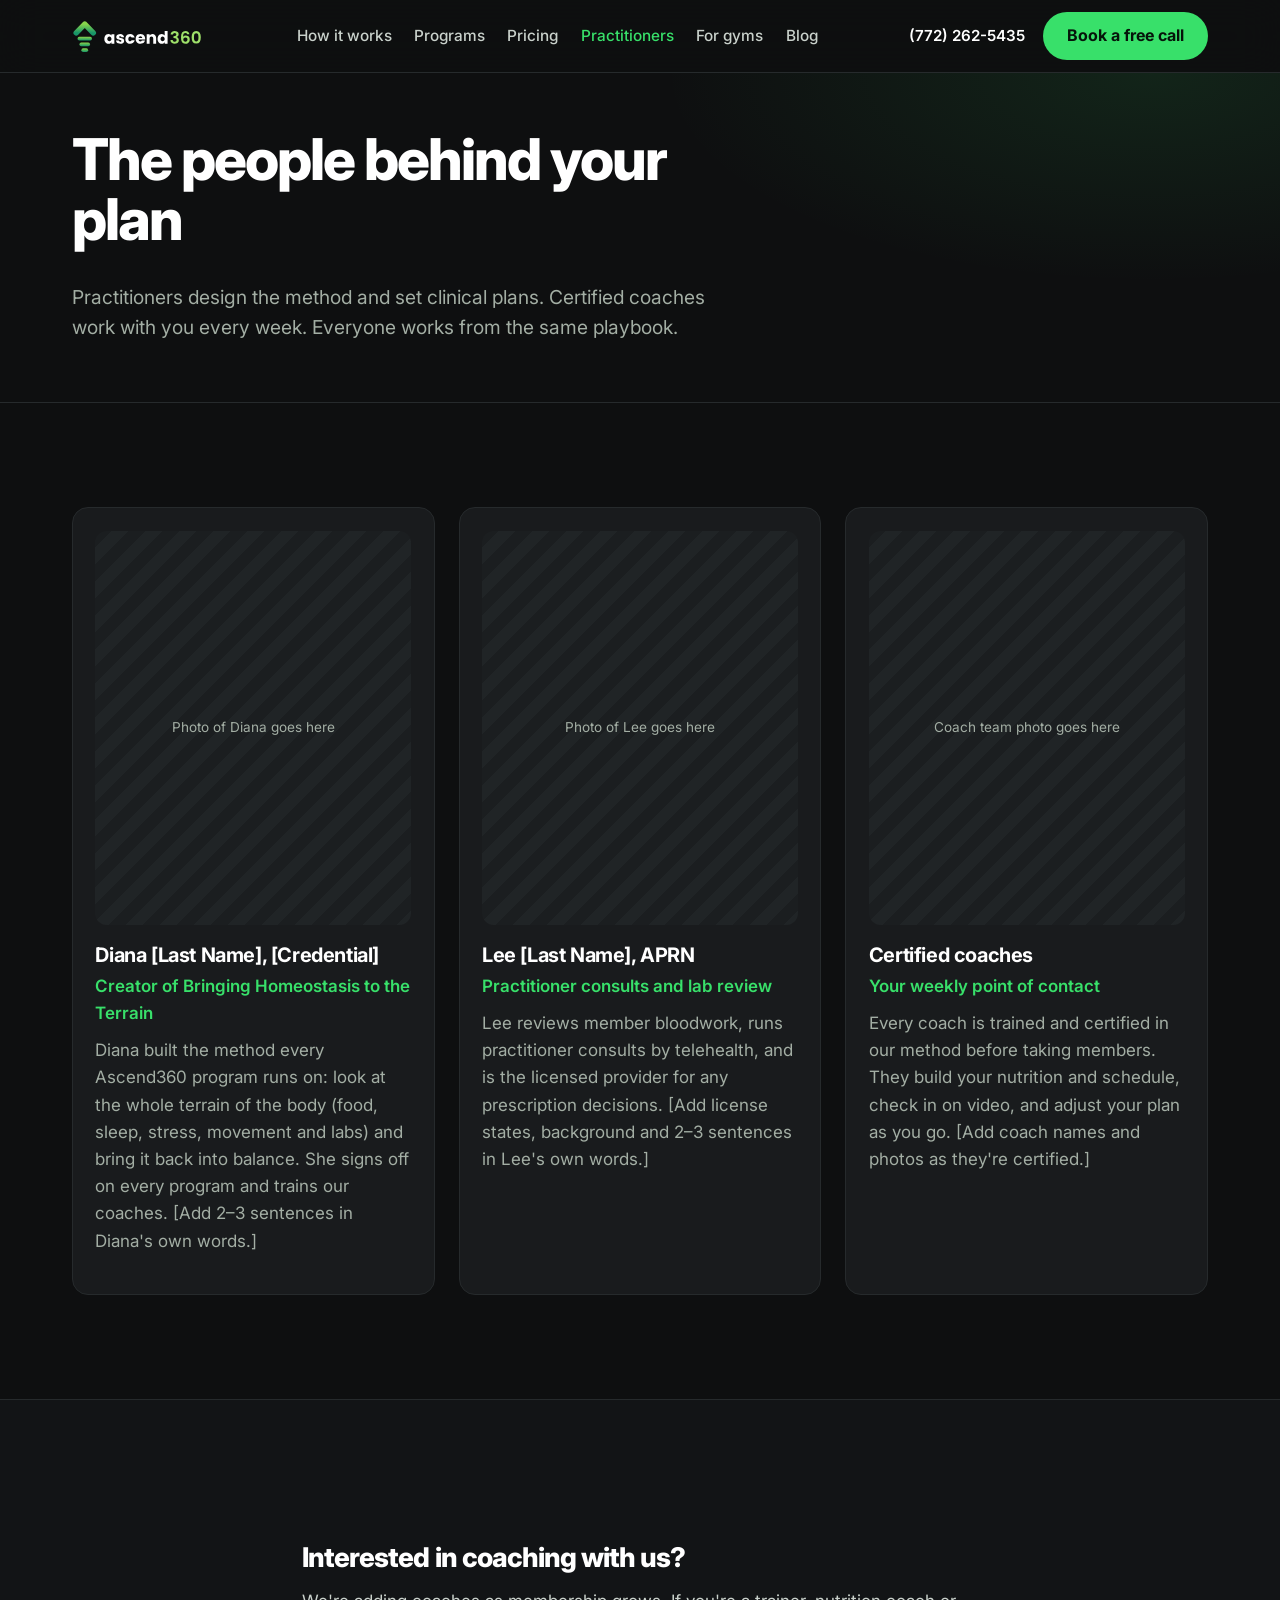
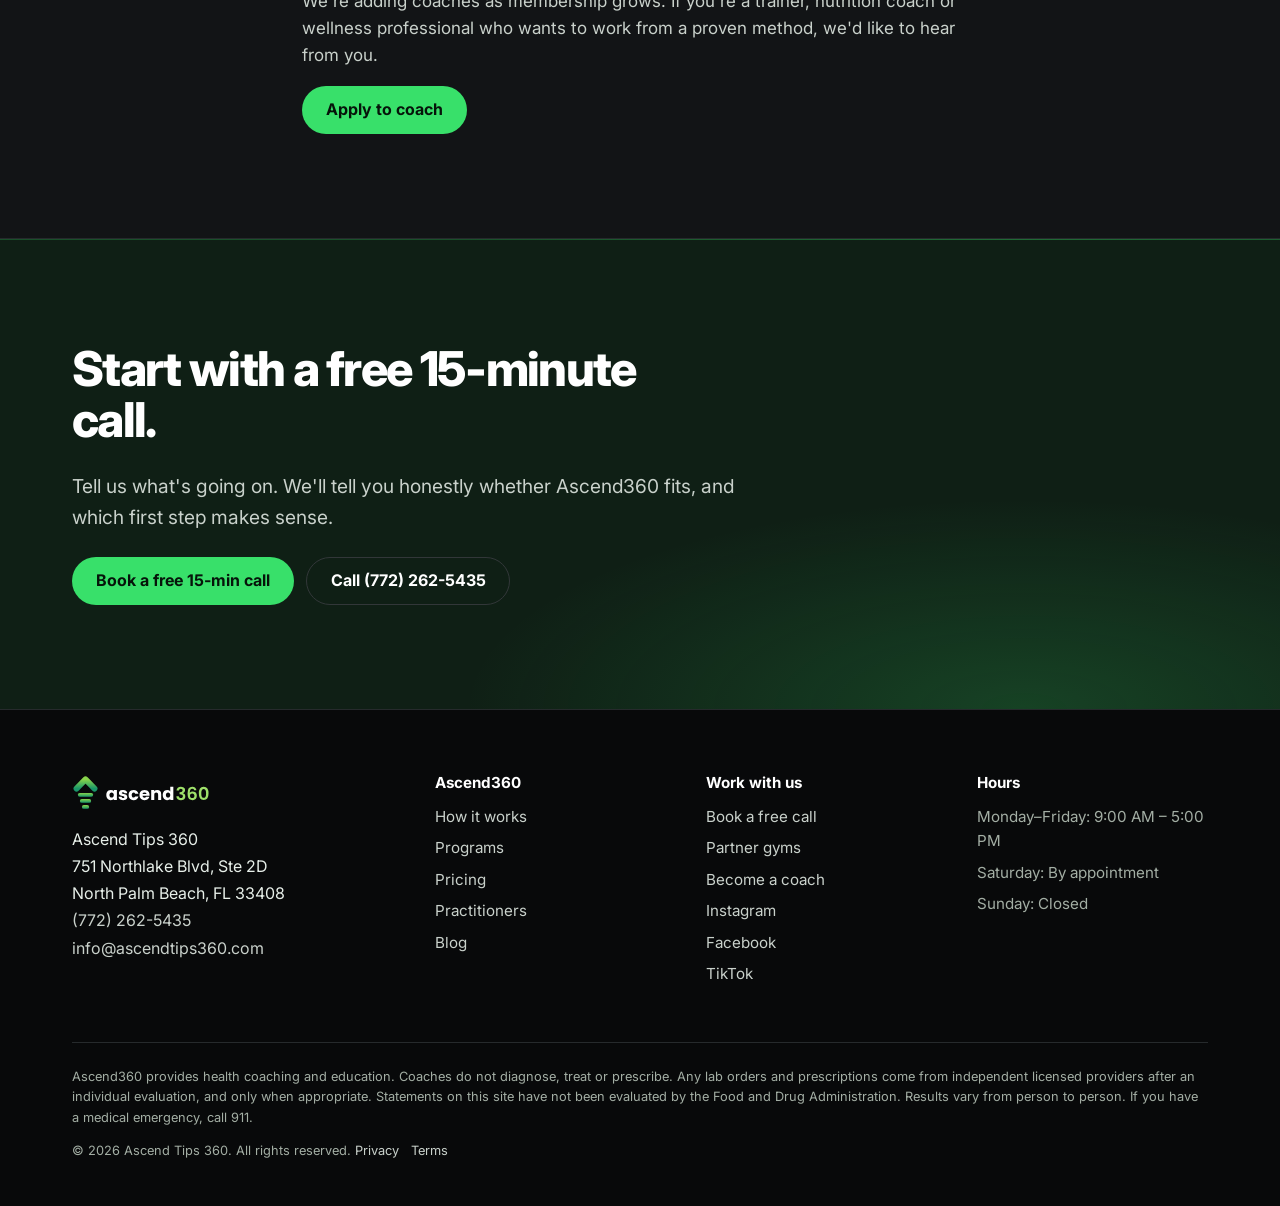
<file: practitioners.html>
<!doctype html>
<html lang="en">
<head>
<meta charset="utf-8">
<meta name="viewport" content="width=device-width, initial-scale=1">
<title>Our Practitioners & Coaches | Ascend Tips 360, North Palm Beach</title>
<meta name="description" content="Meet the practitioners and certified coaches behind Ascend360, built on the Bringing Homeostasis to the Terrain method, in North Palm Beach, FL.">
<link rel="canonical" href="https://www.ascendtips360.com/practitioners.html">

<meta property="og:type" content="website">
<meta property="og:site_name" content="Ascend Tips 360">
<meta property="og:title" content="Our Practitioners & Coaches | Ascend Tips 360, North Palm Beach">
<meta property="og:description" content="Meet the practitioners and certified coaches behind Ascend360, built on the Bringing Homeostasis to the Terrain method, in North Palm Beach, FL.">
<meta property="og:url" content="https://www.ascendtips360.com/practitioners.html">
<meta property="og:image" content="https://www.ascendtips360.com/og-image.png">
<meta name="twitter:card" content="summary_large_image">
<meta name="theme-color" content="#0e0f10">
<meta name="geo.region" content="US-FL">
<meta name="geo.placename" content="North Palm Beach">
<link rel="icon" href="[data-uri]" type="image/svg+xml">
<link rel="icon" href="favicon-32.png" sizes="32x32">
<link rel="apple-touch-icon" href="apple-touch-icon.png">
<link rel="preconnect" href="https://fonts.googleapis.com">
<link rel="preconnect" href="https://fonts.gstatic.com" crossorigin>
<link href="https://fonts.googleapis.com/css2?family=Inter:wght@400;500;600;700;800&display=swap" rel="stylesheet">
<style>/* Ascend Tips 360 — public site, Stitch "Ascend High Performance" system */
:root{
  --bg:#0e0f10;--bg-2:#121416;--panel:#191b1d;--panel-2:#1f2224;--line:#262a2c;--line-2:#323739;
  --text:#e0e3e5;--muted:#a3aea4;--green:#38e06a;--kinetic:#2fb457;--green-soft:rgba(56,224,106,.12);
  --amber:#f2b860;--red:#ff8a7a;
  --r:16px;--r-lg:24px;--pill:999px;--max:1200px;
  --font:"Inter",system-ui,-apple-system,"Segoe UI",sans-serif;
}
*,*::before,*::after{box-sizing:border-box}
html{-webkit-text-size-adjust:100%;scroll-behavior:smooth}
@media (prefers-reduced-motion:reduce){html{scroll-behavior:auto}*{transition:none!important;animation:none!important}}
body{margin:0;background:var(--bg);color:var(--text);font:400 1.0625rem/1.6 var(--font);-webkit-font-smoothing:antialiased}
img,svg{max-width:100%;display:block}
a{color:var(--green);text-underline-offset:3px}
a:hover{color:#7dfc95}
:focus-visible{outline:3px solid var(--green);outline-offset:3px;border-radius:6px}
.skip{position:absolute;left:-999px;top:0;background:var(--green);color:#000;padding:.6rem 1rem;z-index:100}
.skip:focus{left:1rem;top:1rem}
.wrap{max-width:var(--max);margin:0 auto;padding:0 1.25rem}
@media (min-width:760px){.wrap{padding:0 2rem}}
h1,h2,h3{font-weight:800;line-height:1.05;letter-spacing:-.035em;margin:0 0 .55em;color:#fff}
h1{font-size:clamp(2.5rem,6vw,4.6rem)}
h2{font-size:clamp(1.9rem,3.8vw,3rem)}
h3{font-size:1.25rem;letter-spacing:-.02em;line-height:1.2;font-weight:700}
p{margin:0 0 1em;max-width:66ch}
.lead{font-size:1.2rem;color:var(--muted);max-width:56ch}
.small{font-size:.92rem;color:var(--muted)}
.fine{font-size:.8rem;color:var(--muted);max-width:80ch}
.g{color:var(--green)}

.btn{display:inline-flex;align-items:center;justify-content:center;gap:.5rem;min-height:48px;padding:.75rem 1.45rem;border-radius:var(--pill);font:700 1rem/1.1 var(--font);text-decoration:none;border:1.5px solid transparent;cursor:pointer;transition:background .15s,border-color .15s,color .15s}
.btn-primary,.btn-lime{background:var(--green);color:#06140a}
.btn-primary:hover,.btn-lime:hover{background:#5cfd83;color:#06140a}
.btn-ghost,.btn-ghost-light{border-color:var(--line-2);color:#fff;background:transparent}
.btn-ghost:hover,.btn-ghost-light:hover{border-color:var(--green);color:var(--green)}
.actions{display:flex;flex-wrap:wrap;gap:.75rem;margin-top:1.5rem}

/* header */
.site-header{position:sticky;top:0;z-index:50;background:rgba(14,15,16,.8);backdrop-filter:blur(20px);-webkit-backdrop-filter:blur(20px);border-bottom:1px solid var(--line)}
.site-header .wrap{display:flex;align-items:center;justify-content:space-between;gap:1rem;min-height:72px}
.brand img{height:34px;width:auto}
.nav{display:none}
.nav ul{list-style:none;display:flex;gap:1.4rem;margin:0;padding:0}
.nav a{white-space:nowrap;color:#c9d1cb;text-decoration:none;font-weight:500;font-size:.96rem}
.nav a:hover,.nav a[aria-current="page"]{color:var(--green)}
.header-cta{display:none}
.menu-btn{display:inline-flex;align-items:center;background:none;border:1.5px solid var(--line-2);border-radius:var(--pill);padding:.5rem 1rem;font:600 .95rem var(--font);color:#fff;cursor:pointer;min-height:44px}
.mobile-nav{display:none;border-top:1px solid var(--line);background:var(--bg)}
.mobile-nav.open{display:block}
.mobile-nav ul{list-style:none;margin:0;padding:.5rem 1.25rem 1rem}
.mobile-nav li a{display:block;padding:.85rem 0;border-bottom:1px solid var(--line);color:#fff;text-decoration:none;font-weight:600;font-size:1.1rem}
.mobile-nav .btn{width:100%}
@media (min-width:1180px){
  .nav{display:block}.header-cta{display:flex;align-items:center;gap:1.1rem}.menu-btn{display:none}.mobile-nav{display:none!important}
  .header-cta .tel{color:#fff;font-weight:600;text-decoration:none;font-size:.95rem;white-space:nowrap}
  .header-cta .btn{white-space:nowrap}
}

section{padding:4.5rem 0}
@media (min-width:760px){section{padding:6.5rem 0}}
.band-white{background:var(--bg-2);border-top:1px solid var(--line);border-bottom:1px solid var(--line)}
.band-dark{background:radial-gradient(1000px 400px at 15% 0%,rgba(47,180,87,.14),transparent 60%),var(--bg)}
.section-head{max-width:740px;margin-bottom:2.75rem}

/* hero */
.hero{padding:3.5rem 0 4.5rem;background:radial-gradient(900px 500px at 85% 10%,rgba(56,224,106,.13),transparent 60%)}
@media (min-width:760px){.hero{padding:5rem 0 6rem}}
.hero-grid{display:grid;gap:3rem;align-items:center}
@media (min-width:980px){.hero-grid{grid-template-columns:1.1fr .9fr}}
.where{display:inline-flex;align-items:center;gap:.5rem;font-weight:600;color:var(--green);margin-bottom:1.2rem;font-size:.95rem;border:1px solid rgba(56,224,106,.35);background:var(--green-soft);padding:.35rem .85rem;border-radius:var(--pill)}
.where::before{content:"";width:7px;height:7px;border-radius:50%;background:var(--green)}
.hero h1{max-width:13ch}
.proof{display:flex;flex-wrap:wrap;gap:1.5rem 2.5rem;margin-top:2.2rem;padding-top:1.5rem;border-top:1px solid var(--line)}
.proof div{font-size:.9rem;color:var(--muted)}
.proof b{display:block;color:#fff;font-size:1.5rem;letter-spacing:-.03em}

/* ---------- app mock components ---------- */
.phone{width:min(330px,100%);margin:0 auto;aspect-ratio:9/19;background:#101416;border-radius:44px;border:9px solid #23282a;padding:1.15rem .95rem .8rem;color:#e0e3e5;font-size:.8rem;display:flex;flex-direction:column;gap:.6rem;box-shadow:0 50px 90px -40px rgba(56,224,106,.35),0 0 0 1px #000;overflow:hidden;position:relative}
.phone::before{content:"";position:absolute;top:8px;left:50%;transform:translateX(-50%);width:90px;height:22px;background:#000;border-radius:20px}
.ph-top{display:flex;justify-content:space-between;align-items:center;font-weight:700;color:#fff;margin-top:1.2rem}
.ph-top i{width:8px;height:8px;border-radius:50%;background:var(--green);display:inline-block}
.ph-title{font-size:1.25rem;font-weight:800;letter-spacing:-.03em;color:#fff;line-height:1.1}
.ph-sub{color:var(--muted);font-size:.72rem;margin-top:-.35rem}
.ph-card{background:#191b1d;border:1px solid #262a2c;border-radius:14px;padding:.75rem}
.ph-card.hl{border-color:rgba(56,224,106,.45);background:linear-gradient(180deg,rgba(56,224,106,.1),#191b1d)}
.ph-row{display:flex;justify-content:space-between;align-items:center;gap:.5rem}
.ph-lbl{font-size:.62rem;font-weight:700;letter-spacing:.06em;color:var(--muted)}
.ph-big{font-size:1.8rem;font-weight:800;color:var(--green);line-height:1;letter-spacing:-.04em}
.ph-ring{--p:78;width:58px;height:58px;border-radius:50%;background:conic-gradient(var(--green) calc(var(--p)*1%),#262a2c 0);display:grid;place-items:center;flex:none}
.ph-ring::after{content:"";width:44px;height:44px;border-radius:50%;background:#191b1d}
.ph-pill{background:var(--green);color:#06140a;font-weight:800;border-radius:999px;padding:.3rem .8rem;font-size:.7rem}
.ph-pill.ghost{background:transparent;color:var(--green);border:1px solid rgba(56,224,106,.5)}
.ph-line{display:flex;justify-content:space-between;align-items:center;padding:.45rem 0;border-top:1px solid #262a2c}
.ph-line:first-of-type{border-top:0}
.ph-line b{color:#fff;font-weight:600}
.ph-muted{color:var(--muted)}
.ph-ok{color:var(--green);font-size:.6rem;font-weight:800;letter-spacing:.05em}
.ph-macros{display:grid;grid-template-columns:repeat(4,1fr);gap:.35rem}
.ph-macros div{background:#191b1d;border:1px solid #262a2c;border-radius:10px;padding:.45rem .3rem;text-align:center}
.ph-macros b{display:block;color:#fff;font-size:.95rem;letter-spacing:-.02em}
.ph-macros span{font-size:.55rem;color:var(--green);font-weight:700;letter-spacing:.05em}
.ph-meal{display:grid;grid-template-columns:46px 1fr;gap:.6rem;align-items:center}
.ph-meal .thumb{width:46px;height:46px;border-radius:10px;background:radial-gradient(circle at 35% 35%,#e48a5c,#7a3b22 55%,#2b3b2a 56%);}
.ph-meal .thumb.b{background:radial-gradient(circle at 60% 40%,#7fd36b,#2f6d36 55%,#3c2a1f 56%)}
.ph-meal .thumb.c{background:radial-gradient(circle at 50% 45%,#f2e3b8,#b98e4c 55%,#22301f 56%)}
.ph-slider{height:6px;border-radius:6px;background:#262a2c;position:relative;margin:.35rem 0 .1rem}
.ph-slider span{position:absolute;inset:0 auto 0 0;border-radius:6px;background:linear-gradient(90deg,var(--amber),var(--green))}
.ph-nav{margin-top:auto;display:flex;justify-content:space-between;border-top:1px solid #262a2c;padding:.55rem .2rem 0;font-size:.62rem;color:var(--muted)}
.ph-nav b{color:var(--green)}
.ph-days{display:grid;grid-template-columns:repeat(5,1fr);gap:.3rem;text-align:center;font-size:.6rem;color:var(--muted)}
.ph-days span{display:block;width:16px;height:16px;border-radius:50%;margin:.25rem auto 0;border:1.5px solid #3a4042}
.ph-days span.on{background:var(--green);border-color:var(--green)}

.phones{display:grid;gap:2.5rem}
@media (min-width:980px){.phones{grid-template-columns:repeat(3,1fr);gap:1.5rem}}
@media (max-width:979px){.phones{grid-auto-flow:column;grid-auto-columns:82%;overflow-x:auto;scroll-snap-type:x mandatory;padding-bottom:1rem;gap:1rem}.phones>figure{scroll-snap-align:center}}
.phones figure{margin:0}
.phones figcaption{margin-top:1.25rem;text-align:center}
.phones figcaption b{display:block;color:#fff;font-size:1.1rem}
.phones figcaption span{color:var(--muted);font-size:.95rem}

/* coach console mock */
.console{border:1px solid var(--line);border-radius:var(--r-lg);background:#0e0f10;overflow:hidden;box-shadow:0 60px 100px -50px rgba(56,224,106,.3);font-size:.82rem}
.console-bar{display:flex;gap:.4rem;padding:.7rem 1rem;border-bottom:1px solid var(--line);background:#121416}
.console-bar i{width:10px;height:10px;border-radius:50%;background:#2f3437}
.console-body{display:grid;grid-template-columns:1fr}
@media (min-width:900px){.console-body{grid-template-columns:200px 1fr 260px}}
.c-side{display:none;border-right:1px solid var(--line);padding:1.2rem .8rem;background:#101213}
@media (min-width:900px){.c-side{display:block}}
.c-side .c-brand{font-weight:800;color:#fff;font-size:1rem;margin:0 0 1.2rem .5rem}
.c-side .c-brand span{color:var(--green)}
.c-side ul{list-style:none;margin:0;padding:0}
.c-side li{padding:.55rem .7rem;border-radius:10px;color:var(--muted);margin-bottom:.15rem;font-weight:500}
.c-side li.on{background:var(--green-soft);color:var(--green);box-shadow:inset 3px 0 0 var(--green)}
.c-main{padding:1.3rem;display:flex;flex-direction:column;gap:1rem;min-width:0}
.c-head{display:flex;justify-content:space-between;align-items:flex-start;gap:1rem;flex-wrap:wrap}
.c-head h4{margin:0;color:#fff;font-size:1.35rem;letter-spacing:-.03em}
.c-head p{margin:0;color:var(--muted);font-size:.78rem}
.c-stats{display:grid;grid-template-columns:repeat(2,1fr);gap:.6rem}
@media (min-width:600px){.c-stats{grid-template-columns:repeat(4,1fr)}}
.c-stat{background:var(--panel);border:1px solid var(--line);border-radius:14px;padding:.8rem}
.c-stat small{color:var(--muted);display:block}
.c-stat b{font-size:1.5rem;color:#fff;letter-spacing:-.03em}
.c-stat b.g{color:var(--green)}
.c-stat em{font-style:normal;font-size:.7rem;color:var(--green)}
.c-panel{background:var(--panel);border:1px solid var(--line);border-radius:14px;padding:1rem}
.c-panel h5{margin:0 0 .7rem;color:#fff;font-size:.95rem}
.c-bars{display:grid;grid-template-columns:1fr 1fr;gap:.8rem 1.2rem}
.c-bar small{display:flex;justify-content:space-between;color:var(--muted)}
.c-bar small b{color:var(--green)}
.c-track{height:6px;border-radius:6px;background:#262a2c;margin-top:.35rem}
.c-track span{display:block;height:100%;border-radius:6px;background:var(--green)}
.c-chart{height:90px;background:linear-gradient(180deg,rgba(47,180,87,.25),transparent);clip-path:polygon(0 80%,15% 70%,30% 74%,45% 55%,60% 50%,75% 32%,90% 25%,100% 18%,100% 100%,0 100%);border-top:0}
.c-aside{border-left:1px solid var(--line);padding:1.3rem;display:none;flex-direction:column;gap:.8rem;background:#101213}
@media (min-width:900px){.c-aside{display:flex}}
.c-aside h5{margin:0;color:#fff;font-size:.95rem}
.c-chips{display:flex;flex-wrap:wrap;gap:.35rem}
.c-chips span{border:1px solid var(--line-2);border-radius:999px;padding:.25rem .6rem;font-size:.7rem;color:#c9d1cb}
.c-note{background:#0e0f10;border:1px solid var(--line);border-radius:12px;padding:.8rem;color:#c9d1cb;line-height:1.5}
.c-send{background:var(--green);color:#06140a;font-weight:800;text-align:center;border-radius:999px;padding:.7rem}
.c-flag{font-size:.72rem;color:var(--muted);border:1px dashed var(--line-2);border-radius:12px;padding:.6rem}

.coach-points{display:grid;gap:1.2rem;margin-top:2.5rem}
@media (min-width:860px){.coach-points{grid-template-columns:repeat(4,1fr)}}
.coach-points div{border-top:2px solid var(--green);padding-top:1rem}
.coach-points h3{font-size:1.1rem;margin-bottom:.3rem}
.coach-points p{color:var(--muted);font-size:.95rem;margin:0}

/* split */
.split{display:grid;gap:3rem;align-items:center}
@media (min-width:980px){.split{grid-template-columns:1fr 1fr}.split.flip>:first-child{order:2}}
.split>*,.hero-grid>*,.form-wrap>*,.visit>*{min-width:0}
.feature-list{list-style:none;margin:0;padding:0}
.feature-list li{padding:1.1rem 0;border-top:1px solid var(--line)}
.feature-list li:last-child{border-bottom:1px solid var(--line)}
.feature-list strong{display:block;color:#fff;font-size:1.1rem;margin-bottom:.15rem}
.feature-list span{color:var(--muted)}

/* lab report */
.report{background:var(--panel);border:1px solid var(--line);border-radius:var(--r);padding:1.5rem}
.report-top{display:flex;justify-content:space-between;align-items:baseline;gap:1rem;border-bottom:1px solid var(--line);padding-bottom:.9rem;margin-bottom:.3rem}
.report-top strong{color:#fff;font-size:1.1rem}
.report-top span{font-size:.75rem;color:var(--muted);border:1px solid var(--line-2);border-radius:999px;padding:.15rem .6rem}
.report table{width:100%;border-collapse:collapse;font-variant-numeric:tabular-nums}
.report th{text-align:right;font-weight:600;font-size:.8rem;color:var(--muted);padding:.6rem 0 .4rem}
.report th:first-child{text-align:left}
.report td{padding:.7rem 0;border-top:1px solid var(--line);text-align:right;font-weight:700;color:#fff}
.report td:first-child{text-align:left;font-weight:500;color:#c9d1cb}
.report td.d90{color:var(--green)}
.report .unit{font-weight:400;color:var(--muted);font-size:.75rem;margin-left:.2rem}
.report-note{font-size:.75rem;color:var(--muted);margin:.9rem 0 0}

/* timeline */
.timeline{list-style:none;margin:0;padding:0;display:grid}
@media (min-width:900px){.timeline{grid-template-columns:repeat(5,1fr);gap:.8rem}}
.timeline li{padding:1.3rem;border:1px solid var(--line);border-radius:var(--r);background:var(--panel);margin-bottom:.8rem}
@media (min-width:900px){.timeline li{margin:0}}
.timeline li.key{background:#0f1f15;border-color:rgba(56,224,106,.4)}
.timeline .day{font-size:1.6rem;font-weight:800;color:var(--green);display:block;margin-bottom:.5rem;letter-spacing:-.03em}
.timeline h3{font-size:1.05rem;margin-bottom:.3rem}
.timeline p{font-size:.92rem;margin:0;color:var(--muted)}

/* programs */
.programs{display:grid;gap:1rem}
@media (min-width:760px){.programs{grid-template-columns:1fr 1fr}}
.program{background:var(--panel);border:1px solid var(--line);border-radius:var(--r);padding:1.8rem}
.program h3{font-size:1.4rem}
.program p{color:var(--muted)}
.program ul{margin:.5rem 0 0;padding-left:1.1rem;color:#c9d1cb}
.program li{margin:.3rem 0}
.program li::marker{color:var(--green)}

/* pricing ladder */
.ladder{display:flex;flex-direction:column;gap:.9rem;align-items:flex-start}
.rung{width:100%;background:var(--panel);border:1px solid var(--line);border-radius:28px;padding:1.4rem 1.6rem;display:grid;gap:.8rem;align-items:center}
@media (min-width:860px){.rung{grid-template-columns:minmax(150px,1fr) auto minmax(0,1.6fr) auto;gap:1.5rem}.rung.r2{width:90%}.rung.r3{width:80%}}
.rung .name{font-size:1.25rem;font-weight:800;color:#fff;letter-spacing:-.02em}
.rung .price{font-size:2.2rem;font-weight:800;letter-spacing:-.04em;white-space:nowrap;color:#fff}
.rung .price small{font-size:1rem;font-weight:500;color:var(--muted);letter-spacing:0}
.rung .what{color:var(--muted);font-size:.98rem;margin:0}
.rung.featured{border-color:rgba(56,224,106,.55);background:linear-gradient(90deg,rgba(56,224,106,.12),var(--panel) 60%)}
.rung.featured .price{color:var(--green)}
.rung .btn{white-space:nowrap}
.consults{width:100%;border-collapse:collapse;background:var(--panel);border:1px solid var(--line);border-radius:var(--r);overflow:hidden;font-variant-numeric:tabular-nums}
.consults th,.consults td{text-align:left;padding:1rem 1.25rem;border-bottom:1px solid var(--line);vertical-align:top}
.consults th{font-size:.82rem;color:var(--muted);font-weight:700;background:#151719}
.consults td{color:#c9d1cb}
.consults td strong{color:#fff}
.consults td.p{font-weight:800;font-size:1.3rem;white-space:nowrap;color:var(--green)}
.consults tr:last-child td{border-bottom:0}
.table-scroll{overflow-x:auto}
@media (max-width:700px){
  .consults thead{position:absolute;left:-9999px}
  .consults,.consults tbody,.consults tr,.consults td{display:block;width:100%}
  .consults tr{padding:1.1rem 1.25rem;border-bottom:1px solid var(--line)}
  .consults td{padding:.2rem 0;border:0}
  .consults td.p{font-size:1.6rem;margin:.2rem 0 .3rem}
  .consults td .btn{margin-top:.6rem;width:100%}
}
.founding{margin-top:2rem;display:flex;flex-wrap:wrap;gap:1rem 2rem;align-items:center;justify-content:space-between;border:1px dashed rgba(56,224,106,.6);border-radius:var(--r);padding:1.25rem 1.5rem;background:var(--green-soft)}
.founding p{margin:0}

/* ageless */
.ageless-visual{display:grid;grid-template-columns:1fr 1fr;gap:.75rem}
.ageless-visual figure{margin:0;border-radius:var(--r);aspect-ratio:3/4;position:relative;display:flex;align-items:flex-end;padding:1.4rem 1.5rem;border:1px solid var(--line);background:
  linear-gradient(var(--green),var(--green)) top 14px left 14px/26px 2px no-repeat,linear-gradient(var(--green),var(--green)) top 14px left 14px/2px 26px no-repeat,
  linear-gradient(var(--green),var(--green)) top 14px right 14px/26px 2px no-repeat,linear-gradient(var(--green),var(--green)) top 14px right 14px/2px 26px no-repeat,
  linear-gradient(var(--green),var(--green)) bottom 14px left 14px/26px 2px no-repeat,linear-gradient(var(--green),var(--green)) bottom 14px left 14px/2px 26px no-repeat,
  linear-gradient(var(--green),var(--green)) bottom 14px right 14px/26px 2px no-repeat,linear-gradient(var(--green),var(--green)) bottom 14px right 14px/2px 26px no-repeat,var(--panel)}
.ageless-visual figure.after{background-color:#132a1b}
.ageless-visual figure span{position:absolute;top:50%;left:0;right:0;transform:translateY(-50%);text-align:center;color:var(--muted);font-size:.85rem;padding:0 1.5rem}
.ageless-visual figcaption{font-weight:700;color:#fff;font-size:.9rem}
.sim-tag{display:inline-block;margin-top:1rem;font-size:.82rem;font-weight:600;color:var(--amber);border:1px solid rgba(242,184,96,.4);border-radius:999px;padding:.35rem .8rem}

/* people */
.people{display:grid;gap:1.5rem}
@media (min-width:860px){.people{grid-template-columns:repeat(3,1fr)}}
.person{background:var(--panel);border:1px solid var(--line);border-radius:var(--r);padding:1.4rem}
.person .photo{aspect-ratio:4/5;border-radius:12px;background:repeating-linear-gradient(135deg,#1b1e20 0 12px,#202426 12px 24px);display:grid;place-items:center;color:var(--muted);font-size:.85rem;margin-bottom:1.1rem;text-align:center;padding:1rem}
.person .role{font-weight:600;color:var(--green);margin:-.3rem 0 .6rem}
.person p{color:var(--muted)}
.gym-points{display:grid;gap:1.5rem;margin-top:2rem}
@media (min-width:860px){.gym-points{grid-template-columns:repeat(3,1fr)}}
.gym-points div{border-top:2px solid var(--green);padding-top:1rem}
.gym-points p{color:var(--muted)}

/* faq */
.faq{max-width:820px}
.faq details{border-top:1px solid var(--line)}
.faq details:last-child{border-bottom:1px solid var(--line)}
.faq summary{cursor:pointer;list-style:none;padding:1.25rem 2.5rem 1.25rem 0;font-weight:700;font-size:1.1rem;position:relative;color:#fff}
.faq summary::-webkit-details-marker{display:none}
.faq summary::after{content:"+";position:absolute;right:.25rem;top:1rem;font-size:1.6rem;font-weight:400;color:var(--green)}
.faq details[open] summary::after{content:"−"}
.faq details p{padding-bottom:1.25rem;margin:0;color:var(--muted)}

/* visit */
.visit{display:grid;gap:2rem}
@media (min-width:900px){.visit{grid-template-columns:.9fr 1.1fr;align-items:stretch}}
.nap{font-style:normal;font-size:1.1rem;line-height:1.7;color:#c9d1cb}
.nap strong{font-size:1.35rem;display:block;margin-bottom:.3rem;color:#fff}
.map{border:1px solid var(--line);width:100%;min-height:340px;height:100%;border-radius:var(--r);filter:invert(.9) hue-rotate(180deg) grayscale(.4)}
.hours{border-collapse:collapse;margin-top:1rem;color:#c9d1cb}
.hours td{padding:.25rem 1.5rem .25rem 0}

.cta-band{background:radial-gradient(800px 300px at 80% 100%,rgba(56,224,106,.18),transparent 70%),#0f1f15;border-top:1px solid rgba(56,224,106,.25)}
.cta-band h2{max-width:18ch}
.cta-band p{color:#c9d1cb}

/* inner pages */
.page-head{padding:3.5rem 0 2.5rem;border-bottom:1px solid var(--line);background:radial-gradient(700px 300px at 90% 0%,rgba(56,224,106,.1),transparent 70%)}
.page-head h1{font-size:clamp(2.2rem,5vw,3.6rem);max-width:18ch}
.prose{max-width:740px}
.prose h2{font-size:1.7rem;margin-top:2.5rem}
.prose p,.prose li{color:#c9d1cb}
.prose ul,.prose ol{padding-left:1.2rem}
.prose li{margin:.35rem 0}
.steps{list-style:none;padding:0;margin:0;counter-reset:s}
.steps li{counter-increment:s;display:grid;grid-template-columns:3rem 1fr;gap:1rem;padding:1.5rem 0;border-top:1px solid var(--line)}
.steps li::before{content:counter(s);font-size:1.9rem;font-weight:800;color:var(--green);line-height:1}
.steps h3{margin-bottom:.3rem}
.steps p{margin:0;color:var(--muted)}

/* forms */
.form-wrap{display:grid;gap:3rem}
@media (min-width:960px){.form-wrap{grid-template-columns:1.1fr .9fr}}
form.lead-form{background:var(--panel);border:1px solid var(--line);border-radius:var(--r);padding:1.75rem}
.field{display:flex;flex-direction:column;gap:.35rem;margin-bottom:1.1rem}
.field label{font-weight:600;font-size:.95rem;color:#fff}
.field .hint{font-size:.82rem;color:var(--muted);font-weight:400}
.field input,.field select,.field textarea{font:inherit;font-size:1rem;padding:.8rem .95rem;border:1px solid var(--line-2);border-radius:12px;background:#0e0f10;color:#fff;min-height:48px;width:100%;max-width:100%}
.field input:focus,.field select:focus{outline:none;border-color:var(--green);box-shadow:0 0 0 3px rgba(56,224,106,.18)}
.two{display:grid;gap:0 1rem}
@media (min-width:600px){.two{grid-template-columns:1fr 1fr}}
.check{display:flex;gap:.7rem;align-items:flex-start;font-size:.86rem;color:var(--muted);margin:.5rem 0 1.25rem}
.check input{width:20px;height:20px;margin-top:.15rem;flex:none;accent-color:var(--green)}
.notice{background:rgba(242,184,96,.08);border:1px solid rgba(242,184,96,.35);padding:.8rem 1rem;border-radius:12px;font-size:.9rem;margin-bottom:1.25rem;color:#f3d9ae}
.hidden{position:absolute!important;left:-9999px}

/* footer */
.site-footer{background:#08090a;color:var(--muted);padding:4rem 0 2rem;font-size:.95rem;border-top:1px solid var(--line)}
.site-footer a{color:#c9d1cb;text-decoration:none}
.site-footer a:hover{color:var(--green)}
.foot-grid{display:grid;gap:2.5rem}
@media (min-width:860px){.foot-grid{grid-template-columns:1.4fr 1fr 1fr 1fr}}
.foot-grid h3{font-size:.95rem;color:#fff;margin-bottom:.8rem;letter-spacing:0}
.foot-grid ul{list-style:none;margin:0;padding:0}
.foot-grid li{margin:.45rem 0}
.foot-logo img{height:36px;width:auto;margin-bottom:1rem}
.foot-legal{border-top:1px solid var(--line);margin-top:3rem;padding-top:1.5rem;font-size:.8rem;line-height:1.6}
.foot-legal p{max-width:none}

.mobile-bar{position:fixed;bottom:0;left:0;right:0;z-index:40;display:grid;grid-template-columns:1fr 1.4fr;gap:.5rem;padding:.6rem .75rem calc(.6rem + env(safe-area-inset-bottom));background:rgba(14,15,16,.9);backdrop-filter:blur(20px);-webkit-backdrop-filter:blur(20px);border-top:1px solid var(--line)}
.mobile-bar .btn{min-height:46px;padding:.6rem .8rem;font-size:.95rem}
body{padding-bottom:76px}
@media (min-width:1180px){.mobile-bar{display:none}body{padding-bottom:0}}
.post-list{list-style:none;padding:0;margin:0}
.empty{border:1px dashed var(--line-2);border-radius:var(--r);padding:2.5rem;max-width:720px;background:var(--panel)}
.proof{flex-wrap:nowrap;gap:1.5rem}
.proof div{flex:1;min-width:0}
.phones .phone{aspect-ratio:9/17}
@media (max-width:520px){.proof{flex-wrap:wrap}.proof div{flex:1 1 40%}}
.panel-tabs{display:flex;gap:.4rem;margin:.9rem 0 .4rem;background:#0e0f10;border:1px solid var(--line);border-radius:999px;padding:.25rem;width:max-content;max-width:100%}
.panel-tabs button{font:600 .88rem var(--font);color:var(--muted);background:transparent;border:0;border-radius:999px;padding:.5rem 1rem;cursor:pointer;min-height:38px}
.panel-tabs button[aria-selected="true"]{background:var(--green);color:#06140a}
</style>
<script type="application/ld+json">{"@context": "https://schema.org", "@type": "HealthAndBeautyBusiness", "@id": "https://www.ascendtips360.com/#business", "name": "Ascend Tips 360", "alternateName": "Ascend360", "url": "https://www.ascendtips360.com/", "logo": "https://www.ascendtips360.com/icon-512.png", "image": "https://www.ascendtips360.com/og-image.png", "telephone": "+17722625435", "email": "info@ascendtips360.com", "priceRange": "$$", "address": {"@type": "PostalAddress", "streetAddress": "751 Northlake Blvd, Ste 2D", "addressLocality": "North Palm Beach", "addressRegion": "FL", "postalCode": "33408", "addressCountry": "US"}, "areaServed": ["North Palm Beach", "Palm Beach Gardens", "Juno Beach", "Jupiter", "Tequesta", "Lake Park", "Riviera Beach", "Singer Island", "West Palm Beach", "Palm Beach County"], "openingHoursSpecification": [{"@type": "OpeningHoursSpecification", "dayOfWeek": ["Monday", "Tuesday", "Wednesday", "Thursday", "Friday"], "opens": "09:00", "closes": "17:00"}], "sameAs": ["https://www.facebook.com/ascendtips360", "https://www.instagram.com/ascendtips360", "https://www.tiktok.com/@ascendtips360"]}</script>
<!-- Google Analytics 4: paste your GA4 tag here once created (see README). Do NOT add Meta/TikTok pixels to book.html. -->
</head>
<body>
<a class="skip" href="#main">Skip to content</a>
<header class="site-header">
  <div class="wrap">
    <a class="brand" href="index.html" aria-label="Ascend Tips 360 home"><img src="[data-uri]" alt="Ascend360" width="160" height="41"></a>
    <nav class="nav" aria-label="Main"><ul><li><a href="how-it-works.html">How it works</a></li><li><a href="programs.html">Programs</a></li><li><a href="pricing.html">Pricing</a></li><li><a href="practitioners.html" aria-current="page">Practitioners</a></li><li><a href="gyms.html">For gyms</a></li><li><a href="blog.html">Blog</a></li></ul></nav>
    <div class="header-cta">
      <a class="tel" href="tel:+17722625435">(772) 262-5435</a>
      <a class="btn btn-primary" href="book.html">Book a free call</a>
    </div>
    <button class="menu-btn" aria-expanded="false" aria-controls="mobile-nav">Menu</button>
  </div>
  <div class="mobile-nav" id="mobile-nav">
    <ul><li><a href="how-it-works.html">How it works</a></li><li><a href="programs.html">Programs</a></li><li><a href="pricing.html">Pricing</a></li><li><a href="practitioners.html" aria-current="page">Practitioners</a></li><li><a href="gyms.html">For gyms</a></li><li><a href="blog.html">Blog</a></li></ul>
    <div class="wrap" style="padding-bottom:1.25rem"><a class="btn btn-primary" href="book.html">Book a free 15-min call</a></div>
  </div>
</header>
<main id="main">

<div class="page-head"><div class="wrap">
  <h1>The people behind your plan</h1>
  <p class="lead">Practitioners design the method and set clinical plans. Certified coaches work with you every week. Everyone works from the same playbook.</p>
</div></div>
<section><div class="wrap people">
  <div class="person">
    <div class="photo">Photo of Diana goes here</div>
    <h3>Diana [Last Name], [Credential]</h3>
    <p class="role">Creator of Bringing Homeostasis to the Terrain</p>
    <p>Diana built the method every Ascend360 program runs on: look at the whole terrain of the body (food, sleep, stress, movement and labs) and bring it back into balance. She signs off on every program and trains our coaches. [Add 2–3 sentences in Diana's own words.]</p>
  </div>
  <div class="person">
    <div class="photo">Photo of Lee goes here</div>
    <h3>Lee [Last Name], APRN</h3>
    <p class="role">Practitioner consults and lab review</p>
    <p>Lee reviews member bloodwork, runs practitioner consults by telehealth, and is the licensed provider for any prescription decisions. [Add license states, background and 2–3 sentences in Lee's own words.]</p>
  </div>
  <div class="person">
    <div class="photo">Coach team photo goes here</div>
    <h3>Certified coaches</h3>
    <p class="role">Your weekly point of contact</p>
    <p>Every coach is trained and certified in our method before taking members. They build your nutrition and schedule, check in on video, and adjust your plan as you go. [Add coach names and photos as they're certified.]</p>
  </div>
</div></section>
<section class="band-white"><div class="wrap prose">
  <h2>Interested in coaching with us?</h2>
  <p>We're adding coaches as membership grows. If you're a trainer, nutrition coach or wellness professional who wants to work from a proven method, we'd like to hear from you.</p>
  <a class="btn btn-primary" href="book.html?interest=careers">Apply to coach</a>
</div></section>
<section class="cta-band">
  <div class="wrap">
    <h2>Start with a free 15&#8209;minute call.</h2>
    <p class="lead">Tell us what's going on. We'll tell you honestly whether Ascend360 fits, and which first step makes sense.</p>
    <div class="actions">
      <a class="btn btn-lime" href="book.html">Book a free 15-min call</a>
      <a class="btn btn-ghost-light" href="tel:+17722625435">Call (772) 262-5435</a>
    </div>
  </div>
</section>
</main>
<footer class="site-footer">
  <div class="wrap">
    <div class="foot-grid">
      <div>
        <div class="foot-logo"><img src="[data-uri]" alt="Ascend360" width="160" height="41"></div>
        <address class="nap" style="font-size:1rem;color:#e7efe9">
          Ascend Tips 360<br>751 Northlake Blvd, Ste 2D<br>North Palm Beach, FL 33408<br>
          <a href="tel:+17722625435">(772) 262-5435</a><br>
          <a href="mailto:info@ascendtips360.com">info@ascendtips360.com</a>
        </address>
      </div>
      <div>
        <h3>Ascend360</h3>
        <ul>
          <li><a href="how-it-works.html">How it works</a></li>
          <li><a href="programs.html">Programs</a></li>
          <li><a href="pricing.html">Pricing</a></li>
          <li><a href="practitioners.html">Practitioners</a></li>
          <li><a href="blog.html">Blog</a></li>
        </ul>
      </div>
      <div>
        <h3>Work with us</h3>
        <ul>
          <li><a href="book.html">Book a free call</a></li>
          <li><a href="gyms.html">Partner gyms</a></li>
          <li><a href="book.html?interest=careers">Become a coach</a></li>
          <li><a href="https://www.instagram.com/ascendtips360" rel="noopener">Instagram</a></li>
          <li><a href="https://www.facebook.com/ascendtips360" rel="noopener">Facebook</a></li>
          <li><a href="https://www.tiktok.com/@ascendtips360" rel="noopener">TikTok</a></li>
        </ul>
      </div>
      <div>
        <h3>Hours</h3>
        <ul><li>Monday–Friday: 9:00 AM – 5:00 PM</li><li>Saturday: By appointment</li><li>Sunday: Closed</li></ul>
      </div>
    </div>
    <div class="foot-legal">
      <p>Ascend360 provides health coaching and education. Coaches do not diagnose, treat or prescribe. Any lab orders and prescriptions come from independent licensed providers after an individual evaluation, and only when appropriate. Statements on this site have not been evaluated by the Food and Drug Administration. Results vary from person to person. If you have a medical emergency, call 911.</p>
      <p>&copy; 2026 Ascend Tips 360. All rights reserved. <a href="privacy.html">Privacy</a> &nbsp; <a href="terms.html">Terms</a></p>
    </div>
  </div>
</footer>
<div class="mobile-bar">
  <a class="btn btn-ghost" href="tel:+17722625435">Call</a>
  <a class="btn btn-primary" href="book.html">Book free call</a>
</div>
<script>// Mobile menu
(function(){
  var btn=document.querySelector('.menu-btn'), nav=document.getElementById('mobile-nav');
  if(btn&&nav){btn.addEventListener('click',function(){
    var open=nav.classList.toggle('open');btn.setAttribute('aria-expanded',open?'true':'false');btn.textContent=open?'Close':'Menu';
  });}
})();
// Rep attribution: ?rep=CODE on any page is remembered for 60 days and added to the booking form
(function(){
  var KEY='a360_rep',params=new URLSearchParams(location.search),rep=params.get('rep');
  try{
    if(rep){localStorage.setItem(KEY,JSON.stringify({code:rep.slice(0,40),t:Date.now()}));}
    var saved=JSON.parse(localStorage.getItem(KEY)||'null');
    if(saved&&Date.now()-saved.t>60*864e5){localStorage.removeItem(KEY);saved=null;}
    var f=document.getElementById('f-rep');if(f&&saved&&!f.value)f.value=saved.code;
    if(!sessionStorage.getItem('a360_landing'))sessionStorage.setItem('a360_landing',location.pathname+location.search);
    var l=document.getElementById('f-landing');if(l)l.value=sessionStorage.getItem('a360_landing')||'';
  }catch(e){}
  // Preselect interest from ?interest=
  var i=params.get('interest'),sel=document.getElementById('f-interest');
  if(i&&sel){for(var k=0;k<sel.options.length;k++){if(sel.options[k].value===i){sel.selectedIndex=k;break;}}}
})();
// Hormone panel tabs
(function(){
  var tabs=document.querySelectorAll('.panel-tabs [role="tab"]');
  tabs.forEach(function(t){t.addEventListener('click',function(){
    tabs.forEach(function(o){var on=o===t;o.setAttribute('aria-selected',on?'true':'false');document.getElementById(o.getAttribute('aria-controls')).hidden=!on;});
  });});
})();
</script>
</body>
</html>
</file>
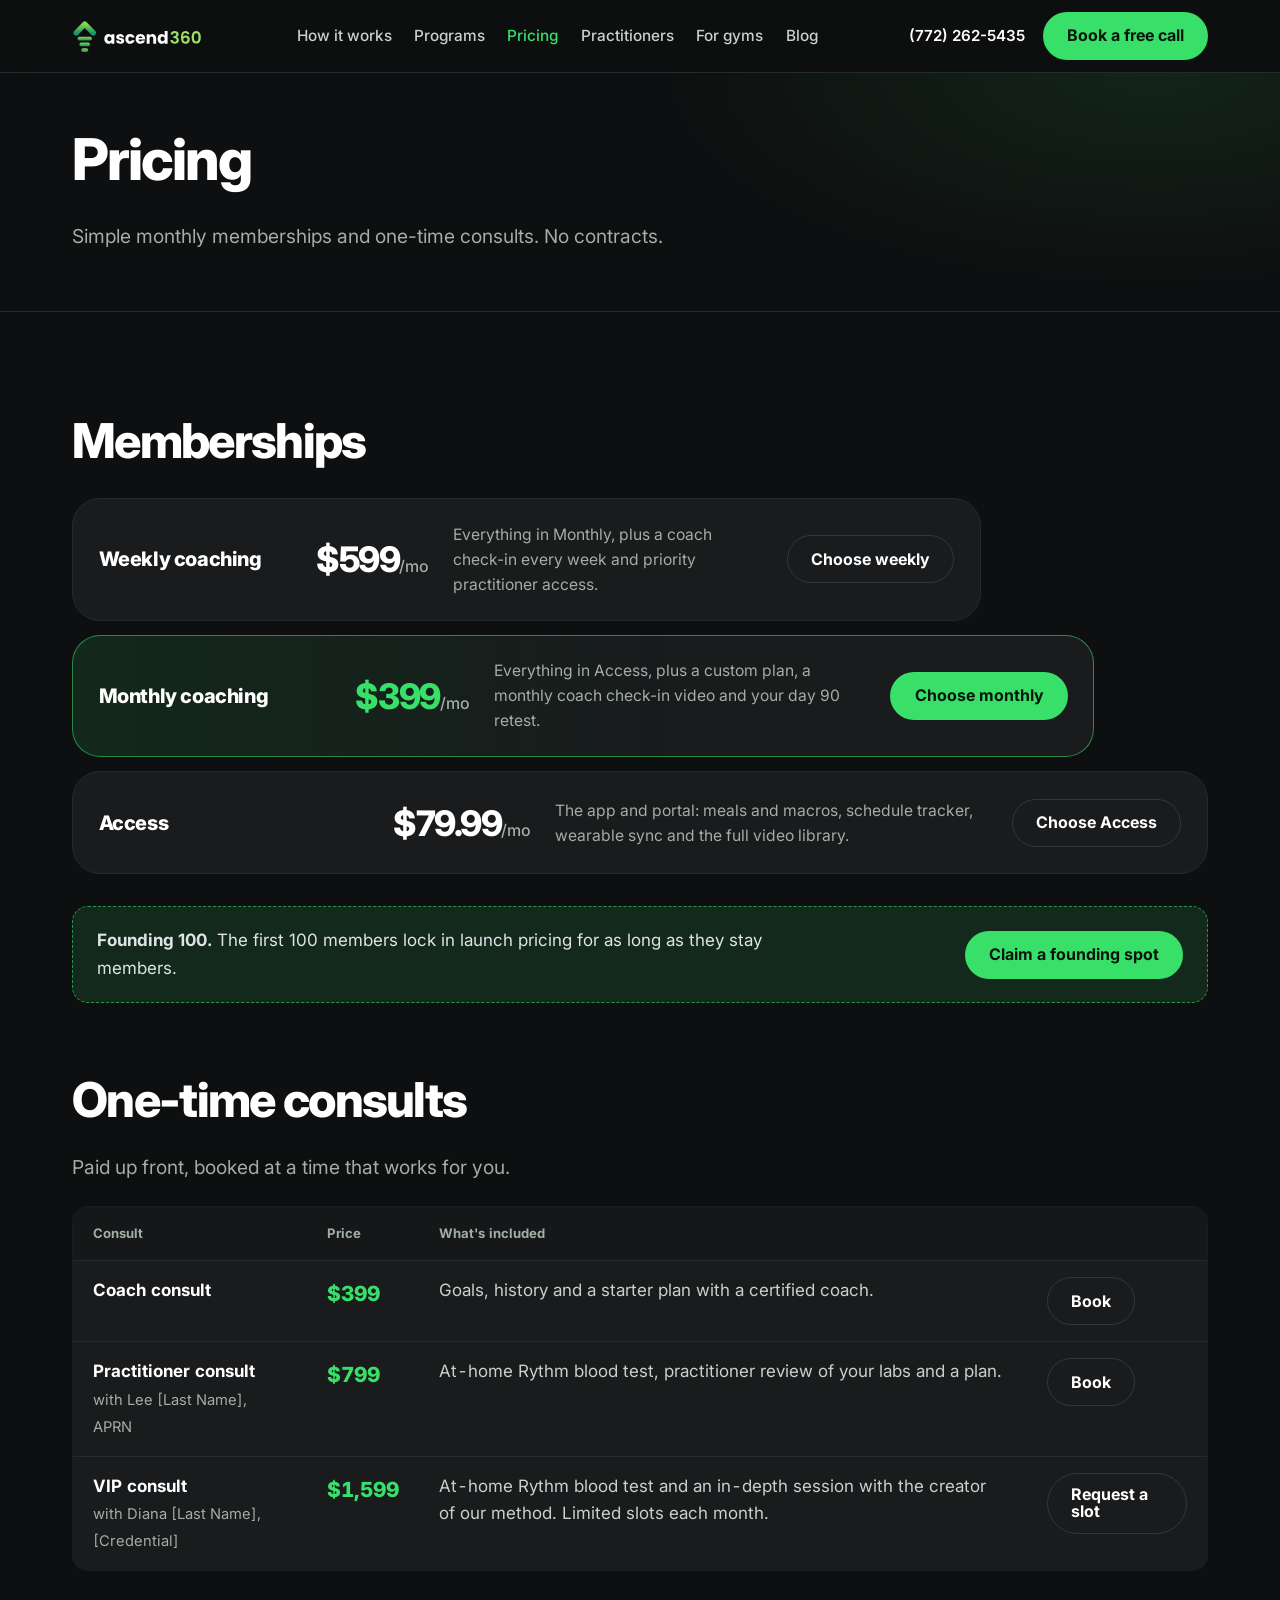
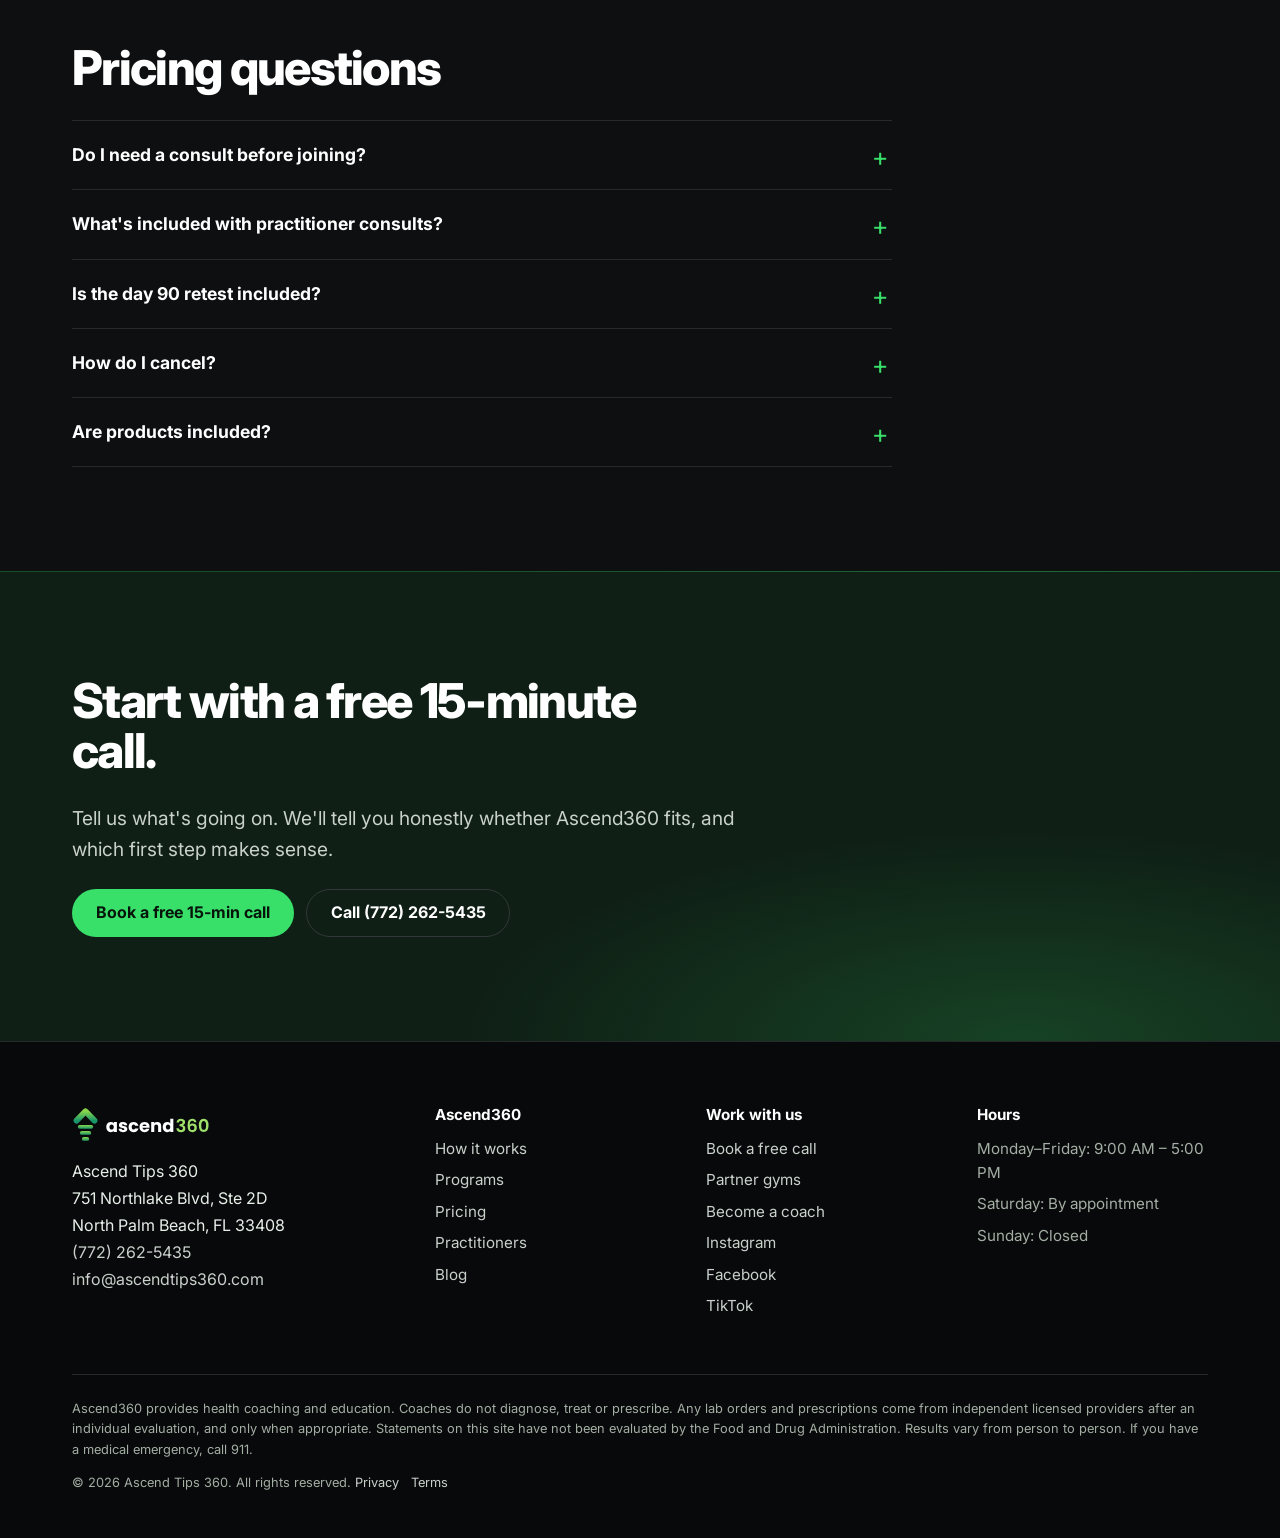
<file: pricing.html>
<!doctype html>
<html lang="en">
<head>
<meta charset="utf-8">
<meta name="viewport" content="width=device-width, initial-scale=1">
<title>Pricing | Ascend360 Memberships & Consults, North Palm Beach</title>
<meta name="description" content="Ascend360 pricing: Access $79.99/mo, monthly coaching $399/mo, weekly coaching $599/mo. One-time consults from $399, with at-home bloodwork included in practitioner consults.">
<link rel="canonical" href="https://www.ascendtips360.com/pricing.html">

<meta property="og:type" content="website">
<meta property="og:site_name" content="Ascend Tips 360">
<meta property="og:title" content="Pricing | Ascend360 Memberships & Consults, North Palm Beach">
<meta property="og:description" content="Ascend360 pricing: Access $79.99/mo, monthly coaching $399/mo, weekly coaching $599/mo. One-time consults from $399, with at-home bloodwork included in practitioner consults.">
<meta property="og:url" content="https://www.ascendtips360.com/pricing.html">
<meta property="og:image" content="https://www.ascendtips360.com/og-image.png">
<meta name="twitter:card" content="summary_large_image">
<meta name="theme-color" content="#0e0f10">
<meta name="geo.region" content="US-FL">
<meta name="geo.placename" content="North Palm Beach">
<link rel="icon" href="[data-uri]" type="image/svg+xml">
<link rel="icon" href="favicon-32.png" sizes="32x32">
<link rel="apple-touch-icon" href="apple-touch-icon.png">
<link rel="preconnect" href="https://fonts.googleapis.com">
<link rel="preconnect" href="https://fonts.gstatic.com" crossorigin>
<link href="https://fonts.googleapis.com/css2?family=Inter:wght@400;500;600;700;800&display=swap" rel="stylesheet">
<style>/* Ascend Tips 360 — public site, Stitch "Ascend High Performance" system */
:root{
  --bg:#0e0f10;--bg-2:#121416;--panel:#191b1d;--panel-2:#1f2224;--line:#262a2c;--line-2:#323739;
  --text:#e0e3e5;--muted:#a3aea4;--green:#38e06a;--kinetic:#2fb457;--green-soft:rgba(56,224,106,.12);
  --amber:#f2b860;--red:#ff8a7a;
  --r:16px;--r-lg:24px;--pill:999px;--max:1200px;
  --font:"Inter",system-ui,-apple-system,"Segoe UI",sans-serif;
}
*,*::before,*::after{box-sizing:border-box}
html{-webkit-text-size-adjust:100%;scroll-behavior:smooth}
@media (prefers-reduced-motion:reduce){html{scroll-behavior:auto}*{transition:none!important;animation:none!important}}
body{margin:0;background:var(--bg);color:var(--text);font:400 1.0625rem/1.6 var(--font);-webkit-font-smoothing:antialiased}
img,svg{max-width:100%;display:block}
a{color:var(--green);text-underline-offset:3px}
a:hover{color:#7dfc95}
:focus-visible{outline:3px solid var(--green);outline-offset:3px;border-radius:6px}
.skip{position:absolute;left:-999px;top:0;background:var(--green);color:#000;padding:.6rem 1rem;z-index:100}
.skip:focus{left:1rem;top:1rem}
.wrap{max-width:var(--max);margin:0 auto;padding:0 1.25rem}
@media (min-width:760px){.wrap{padding:0 2rem}}
h1,h2,h3{font-weight:800;line-height:1.05;letter-spacing:-.035em;margin:0 0 .55em;color:#fff}
h1{font-size:clamp(2.5rem,6vw,4.6rem)}
h2{font-size:clamp(1.9rem,3.8vw,3rem)}
h3{font-size:1.25rem;letter-spacing:-.02em;line-height:1.2;font-weight:700}
p{margin:0 0 1em;max-width:66ch}
.lead{font-size:1.2rem;color:var(--muted);max-width:56ch}
.small{font-size:.92rem;color:var(--muted)}
.fine{font-size:.8rem;color:var(--muted);max-width:80ch}
.g{color:var(--green)}

.btn{display:inline-flex;align-items:center;justify-content:center;gap:.5rem;min-height:48px;padding:.75rem 1.45rem;border-radius:var(--pill);font:700 1rem/1.1 var(--font);text-decoration:none;border:1.5px solid transparent;cursor:pointer;transition:background .15s,border-color .15s,color .15s}
.btn-primary,.btn-lime{background:var(--green);color:#06140a}
.btn-primary:hover,.btn-lime:hover{background:#5cfd83;color:#06140a}
.btn-ghost,.btn-ghost-light{border-color:var(--line-2);color:#fff;background:transparent}
.btn-ghost:hover,.btn-ghost-light:hover{border-color:var(--green);color:var(--green)}
.actions{display:flex;flex-wrap:wrap;gap:.75rem;margin-top:1.5rem}

/* header */
.site-header{position:sticky;top:0;z-index:50;background:rgba(14,15,16,.8);backdrop-filter:blur(20px);-webkit-backdrop-filter:blur(20px);border-bottom:1px solid var(--line)}
.site-header .wrap{display:flex;align-items:center;justify-content:space-between;gap:1rem;min-height:72px}
.brand img{height:34px;width:auto}
.nav{display:none}
.nav ul{list-style:none;display:flex;gap:1.4rem;margin:0;padding:0}
.nav a{white-space:nowrap;color:#c9d1cb;text-decoration:none;font-weight:500;font-size:.96rem}
.nav a:hover,.nav a[aria-current="page"]{color:var(--green)}
.header-cta{display:none}
.menu-btn{display:inline-flex;align-items:center;background:none;border:1.5px solid var(--line-2);border-radius:var(--pill);padding:.5rem 1rem;font:600 .95rem var(--font);color:#fff;cursor:pointer;min-height:44px}
.mobile-nav{display:none;border-top:1px solid var(--line);background:var(--bg)}
.mobile-nav.open{display:block}
.mobile-nav ul{list-style:none;margin:0;padding:.5rem 1.25rem 1rem}
.mobile-nav li a{display:block;padding:.85rem 0;border-bottom:1px solid var(--line);color:#fff;text-decoration:none;font-weight:600;font-size:1.1rem}
.mobile-nav .btn{width:100%}
@media (min-width:1180px){
  .nav{display:block}.header-cta{display:flex;align-items:center;gap:1.1rem}.menu-btn{display:none}.mobile-nav{display:none!important}
  .header-cta .tel{color:#fff;font-weight:600;text-decoration:none;font-size:.95rem;white-space:nowrap}
  .header-cta .btn{white-space:nowrap}
}

section{padding:4.5rem 0}
@media (min-width:760px){section{padding:6.5rem 0}}
.band-white{background:var(--bg-2);border-top:1px solid var(--line);border-bottom:1px solid var(--line)}
.band-dark{background:radial-gradient(1000px 400px at 15% 0%,rgba(47,180,87,.14),transparent 60%),var(--bg)}
.section-head{max-width:740px;margin-bottom:2.75rem}

/* hero */
.hero{padding:3.5rem 0 4.5rem;background:radial-gradient(900px 500px at 85% 10%,rgba(56,224,106,.13),transparent 60%)}
@media (min-width:760px){.hero{padding:5rem 0 6rem}}
.hero-grid{display:grid;gap:3rem;align-items:center}
@media (min-width:980px){.hero-grid{grid-template-columns:1.1fr .9fr}}
.where{display:inline-flex;align-items:center;gap:.5rem;font-weight:600;color:var(--green);margin-bottom:1.2rem;font-size:.95rem;border:1px solid rgba(56,224,106,.35);background:var(--green-soft);padding:.35rem .85rem;border-radius:var(--pill)}
.where::before{content:"";width:7px;height:7px;border-radius:50%;background:var(--green)}
.hero h1{max-width:13ch}
.proof{display:flex;flex-wrap:wrap;gap:1.5rem 2.5rem;margin-top:2.2rem;padding-top:1.5rem;border-top:1px solid var(--line)}
.proof div{font-size:.9rem;color:var(--muted)}
.proof b{display:block;color:#fff;font-size:1.5rem;letter-spacing:-.03em}

/* ---------- app mock components ---------- */
.phone{width:min(330px,100%);margin:0 auto;aspect-ratio:9/19;background:#101416;border-radius:44px;border:9px solid #23282a;padding:1.15rem .95rem .8rem;color:#e0e3e5;font-size:.8rem;display:flex;flex-direction:column;gap:.6rem;box-shadow:0 50px 90px -40px rgba(56,224,106,.35),0 0 0 1px #000;overflow:hidden;position:relative}
.phone::before{content:"";position:absolute;top:8px;left:50%;transform:translateX(-50%);width:90px;height:22px;background:#000;border-radius:20px}
.ph-top{display:flex;justify-content:space-between;align-items:center;font-weight:700;color:#fff;margin-top:1.2rem}
.ph-top i{width:8px;height:8px;border-radius:50%;background:var(--green);display:inline-block}
.ph-title{font-size:1.25rem;font-weight:800;letter-spacing:-.03em;color:#fff;line-height:1.1}
.ph-sub{color:var(--muted);font-size:.72rem;margin-top:-.35rem}
.ph-card{background:#191b1d;border:1px solid #262a2c;border-radius:14px;padding:.75rem}
.ph-card.hl{border-color:rgba(56,224,106,.45);background:linear-gradient(180deg,rgba(56,224,106,.1),#191b1d)}
.ph-row{display:flex;justify-content:space-between;align-items:center;gap:.5rem}
.ph-lbl{font-size:.62rem;font-weight:700;letter-spacing:.06em;color:var(--muted)}
.ph-big{font-size:1.8rem;font-weight:800;color:var(--green);line-height:1;letter-spacing:-.04em}
.ph-ring{--p:78;width:58px;height:58px;border-radius:50%;background:conic-gradient(var(--green) calc(var(--p)*1%),#262a2c 0);display:grid;place-items:center;flex:none}
.ph-ring::after{content:"";width:44px;height:44px;border-radius:50%;background:#191b1d}
.ph-pill{background:var(--green);color:#06140a;font-weight:800;border-radius:999px;padding:.3rem .8rem;font-size:.7rem}
.ph-pill.ghost{background:transparent;color:var(--green);border:1px solid rgba(56,224,106,.5)}
.ph-line{display:flex;justify-content:space-between;align-items:center;padding:.45rem 0;border-top:1px solid #262a2c}
.ph-line:first-of-type{border-top:0}
.ph-line b{color:#fff;font-weight:600}
.ph-muted{color:var(--muted)}
.ph-ok{color:var(--green);font-size:.6rem;font-weight:800;letter-spacing:.05em}
.ph-macros{display:grid;grid-template-columns:repeat(4,1fr);gap:.35rem}
.ph-macros div{background:#191b1d;border:1px solid #262a2c;border-radius:10px;padding:.45rem .3rem;text-align:center}
.ph-macros b{display:block;color:#fff;font-size:.95rem;letter-spacing:-.02em}
.ph-macros span{font-size:.55rem;color:var(--green);font-weight:700;letter-spacing:.05em}
.ph-meal{display:grid;grid-template-columns:46px 1fr;gap:.6rem;align-items:center}
.ph-meal .thumb{width:46px;height:46px;border-radius:10px;background:radial-gradient(circle at 35% 35%,#e48a5c,#7a3b22 55%,#2b3b2a 56%);}
.ph-meal .thumb.b{background:radial-gradient(circle at 60% 40%,#7fd36b,#2f6d36 55%,#3c2a1f 56%)}
.ph-meal .thumb.c{background:radial-gradient(circle at 50% 45%,#f2e3b8,#b98e4c 55%,#22301f 56%)}
.ph-slider{height:6px;border-radius:6px;background:#262a2c;position:relative;margin:.35rem 0 .1rem}
.ph-slider span{position:absolute;inset:0 auto 0 0;border-radius:6px;background:linear-gradient(90deg,var(--amber),var(--green))}
.ph-nav{margin-top:auto;display:flex;justify-content:space-between;border-top:1px solid #262a2c;padding:.55rem .2rem 0;font-size:.62rem;color:var(--muted)}
.ph-nav b{color:var(--green)}
.ph-days{display:grid;grid-template-columns:repeat(5,1fr);gap:.3rem;text-align:center;font-size:.6rem;color:var(--muted)}
.ph-days span{display:block;width:16px;height:16px;border-radius:50%;margin:.25rem auto 0;border:1.5px solid #3a4042}
.ph-days span.on{background:var(--green);border-color:var(--green)}

.phones{display:grid;gap:2.5rem}
@media (min-width:980px){.phones{grid-template-columns:repeat(3,1fr);gap:1.5rem}}
@media (max-width:979px){.phones{grid-auto-flow:column;grid-auto-columns:82%;overflow-x:auto;scroll-snap-type:x mandatory;padding-bottom:1rem;gap:1rem}.phones>figure{scroll-snap-align:center}}
.phones figure{margin:0}
.phones figcaption{margin-top:1.25rem;text-align:center}
.phones figcaption b{display:block;color:#fff;font-size:1.1rem}
.phones figcaption span{color:var(--muted);font-size:.95rem}

/* coach console mock */
.console{border:1px solid var(--line);border-radius:var(--r-lg);background:#0e0f10;overflow:hidden;box-shadow:0 60px 100px -50px rgba(56,224,106,.3);font-size:.82rem}
.console-bar{display:flex;gap:.4rem;padding:.7rem 1rem;border-bottom:1px solid var(--line);background:#121416}
.console-bar i{width:10px;height:10px;border-radius:50%;background:#2f3437}
.console-body{display:grid;grid-template-columns:1fr}
@media (min-width:900px){.console-body{grid-template-columns:200px 1fr 260px}}
.c-side{display:none;border-right:1px solid var(--line);padding:1.2rem .8rem;background:#101213}
@media (min-width:900px){.c-side{display:block}}
.c-side .c-brand{font-weight:800;color:#fff;font-size:1rem;margin:0 0 1.2rem .5rem}
.c-side .c-brand span{color:var(--green)}
.c-side ul{list-style:none;margin:0;padding:0}
.c-side li{padding:.55rem .7rem;border-radius:10px;color:var(--muted);margin-bottom:.15rem;font-weight:500}
.c-side li.on{background:var(--green-soft);color:var(--green);box-shadow:inset 3px 0 0 var(--green)}
.c-main{padding:1.3rem;display:flex;flex-direction:column;gap:1rem;min-width:0}
.c-head{display:flex;justify-content:space-between;align-items:flex-start;gap:1rem;flex-wrap:wrap}
.c-head h4{margin:0;color:#fff;font-size:1.35rem;letter-spacing:-.03em}
.c-head p{margin:0;color:var(--muted);font-size:.78rem}
.c-stats{display:grid;grid-template-columns:repeat(2,1fr);gap:.6rem}
@media (min-width:600px){.c-stats{grid-template-columns:repeat(4,1fr)}}
.c-stat{background:var(--panel);border:1px solid var(--line);border-radius:14px;padding:.8rem}
.c-stat small{color:var(--muted);display:block}
.c-stat b{font-size:1.5rem;color:#fff;letter-spacing:-.03em}
.c-stat b.g{color:var(--green)}
.c-stat em{font-style:normal;font-size:.7rem;color:var(--green)}
.c-panel{background:var(--panel);border:1px solid var(--line);border-radius:14px;padding:1rem}
.c-panel h5{margin:0 0 .7rem;color:#fff;font-size:.95rem}
.c-bars{display:grid;grid-template-columns:1fr 1fr;gap:.8rem 1.2rem}
.c-bar small{display:flex;justify-content:space-between;color:var(--muted)}
.c-bar small b{color:var(--green)}
.c-track{height:6px;border-radius:6px;background:#262a2c;margin-top:.35rem}
.c-track span{display:block;height:100%;border-radius:6px;background:var(--green)}
.c-chart{height:90px;background:linear-gradient(180deg,rgba(47,180,87,.25),transparent);clip-path:polygon(0 80%,15% 70%,30% 74%,45% 55%,60% 50%,75% 32%,90% 25%,100% 18%,100% 100%,0 100%);border-top:0}
.c-aside{border-left:1px solid var(--line);padding:1.3rem;display:none;flex-direction:column;gap:.8rem;background:#101213}
@media (min-width:900px){.c-aside{display:flex}}
.c-aside h5{margin:0;color:#fff;font-size:.95rem}
.c-chips{display:flex;flex-wrap:wrap;gap:.35rem}
.c-chips span{border:1px solid var(--line-2);border-radius:999px;padding:.25rem .6rem;font-size:.7rem;color:#c9d1cb}
.c-note{background:#0e0f10;border:1px solid var(--line);border-radius:12px;padding:.8rem;color:#c9d1cb;line-height:1.5}
.c-send{background:var(--green);color:#06140a;font-weight:800;text-align:center;border-radius:999px;padding:.7rem}
.c-flag{font-size:.72rem;color:var(--muted);border:1px dashed var(--line-2);border-radius:12px;padding:.6rem}

.coach-points{display:grid;gap:1.2rem;margin-top:2.5rem}
@media (min-width:860px){.coach-points{grid-template-columns:repeat(4,1fr)}}
.coach-points div{border-top:2px solid var(--green);padding-top:1rem}
.coach-points h3{font-size:1.1rem;margin-bottom:.3rem}
.coach-points p{color:var(--muted);font-size:.95rem;margin:0}

/* split */
.split{display:grid;gap:3rem;align-items:center}
@media (min-width:980px){.split{grid-template-columns:1fr 1fr}.split.flip>:first-child{order:2}}
.split>*,.hero-grid>*,.form-wrap>*,.visit>*{min-width:0}
.feature-list{list-style:none;margin:0;padding:0}
.feature-list li{padding:1.1rem 0;border-top:1px solid var(--line)}
.feature-list li:last-child{border-bottom:1px solid var(--line)}
.feature-list strong{display:block;color:#fff;font-size:1.1rem;margin-bottom:.15rem}
.feature-list span{color:var(--muted)}

/* lab report */
.report{background:var(--panel);border:1px solid var(--line);border-radius:var(--r);padding:1.5rem}
.report-top{display:flex;justify-content:space-between;align-items:baseline;gap:1rem;border-bottom:1px solid var(--line);padding-bottom:.9rem;margin-bottom:.3rem}
.report-top strong{color:#fff;font-size:1.1rem}
.report-top span{font-size:.75rem;color:var(--muted);border:1px solid var(--line-2);border-radius:999px;padding:.15rem .6rem}
.report table{width:100%;border-collapse:collapse;font-variant-numeric:tabular-nums}
.report th{text-align:right;font-weight:600;font-size:.8rem;color:var(--muted);padding:.6rem 0 .4rem}
.report th:first-child{text-align:left}
.report td{padding:.7rem 0;border-top:1px solid var(--line);text-align:right;font-weight:700;color:#fff}
.report td:first-child{text-align:left;font-weight:500;color:#c9d1cb}
.report td.d90{color:var(--green)}
.report .unit{font-weight:400;color:var(--muted);font-size:.75rem;margin-left:.2rem}
.report-note{font-size:.75rem;color:var(--muted);margin:.9rem 0 0}

/* timeline */
.timeline{list-style:none;margin:0;padding:0;display:grid}
@media (min-width:900px){.timeline{grid-template-columns:repeat(5,1fr);gap:.8rem}}
.timeline li{padding:1.3rem;border:1px solid var(--line);border-radius:var(--r);background:var(--panel);margin-bottom:.8rem}
@media (min-width:900px){.timeline li{margin:0}}
.timeline li.key{background:#0f1f15;border-color:rgba(56,224,106,.4)}
.timeline .day{font-size:1.6rem;font-weight:800;color:var(--green);display:block;margin-bottom:.5rem;letter-spacing:-.03em}
.timeline h3{font-size:1.05rem;margin-bottom:.3rem}
.timeline p{font-size:.92rem;margin:0;color:var(--muted)}

/* programs */
.programs{display:grid;gap:1rem}
@media (min-width:760px){.programs{grid-template-columns:1fr 1fr}}
.program{background:var(--panel);border:1px solid var(--line);border-radius:var(--r);padding:1.8rem}
.program h3{font-size:1.4rem}
.program p{color:var(--muted)}
.program ul{margin:.5rem 0 0;padding-left:1.1rem;color:#c9d1cb}
.program li{margin:.3rem 0}
.program li::marker{color:var(--green)}

/* pricing ladder */
.ladder{display:flex;flex-direction:column;gap:.9rem;align-items:flex-start}
.rung{width:100%;background:var(--panel);border:1px solid var(--line);border-radius:28px;padding:1.4rem 1.6rem;display:grid;gap:.8rem;align-items:center}
@media (min-width:860px){.rung{grid-template-columns:minmax(150px,1fr) auto minmax(0,1.6fr) auto;gap:1.5rem}.rung.r2{width:90%}.rung.r3{width:80%}}
.rung .name{font-size:1.25rem;font-weight:800;color:#fff;letter-spacing:-.02em}
.rung .price{font-size:2.2rem;font-weight:800;letter-spacing:-.04em;white-space:nowrap;color:#fff}
.rung .price small{font-size:1rem;font-weight:500;color:var(--muted);letter-spacing:0}
.rung .what{color:var(--muted);font-size:.98rem;margin:0}
.rung.featured{border-color:rgba(56,224,106,.55);background:linear-gradient(90deg,rgba(56,224,106,.12),var(--panel) 60%)}
.rung.featured .price{color:var(--green)}
.rung .btn{white-space:nowrap}
.consults{width:100%;border-collapse:collapse;background:var(--panel);border:1px solid var(--line);border-radius:var(--r);overflow:hidden;font-variant-numeric:tabular-nums}
.consults th,.consults td{text-align:left;padding:1rem 1.25rem;border-bottom:1px solid var(--line);vertical-align:top}
.consults th{font-size:.82rem;color:var(--muted);font-weight:700;background:#151719}
.consults td{color:#c9d1cb}
.consults td strong{color:#fff}
.consults td.p{font-weight:800;font-size:1.3rem;white-space:nowrap;color:var(--green)}
.consults tr:last-child td{border-bottom:0}
.table-scroll{overflow-x:auto}
@media (max-width:700px){
  .consults thead{position:absolute;left:-9999px}
  .consults,.consults tbody,.consults tr,.consults td{display:block;width:100%}
  .consults tr{padding:1.1rem 1.25rem;border-bottom:1px solid var(--line)}
  .consults td{padding:.2rem 0;border:0}
  .consults td.p{font-size:1.6rem;margin:.2rem 0 .3rem}
  .consults td .btn{margin-top:.6rem;width:100%}
}
.founding{margin-top:2rem;display:flex;flex-wrap:wrap;gap:1rem 2rem;align-items:center;justify-content:space-between;border:1px dashed rgba(56,224,106,.6);border-radius:var(--r);padding:1.25rem 1.5rem;background:var(--green-soft)}
.founding p{margin:0}

/* ageless */
.ageless-visual{display:grid;grid-template-columns:1fr 1fr;gap:.75rem}
.ageless-visual figure{margin:0;border-radius:var(--r);aspect-ratio:3/4;position:relative;display:flex;align-items:flex-end;padding:1.4rem 1.5rem;border:1px solid var(--line);background:
  linear-gradient(var(--green),var(--green)) top 14px left 14px/26px 2px no-repeat,linear-gradient(var(--green),var(--green)) top 14px left 14px/2px 26px no-repeat,
  linear-gradient(var(--green),var(--green)) top 14px right 14px/26px 2px no-repeat,linear-gradient(var(--green),var(--green)) top 14px right 14px/2px 26px no-repeat,
  linear-gradient(var(--green),var(--green)) bottom 14px left 14px/26px 2px no-repeat,linear-gradient(var(--green),var(--green)) bottom 14px left 14px/2px 26px no-repeat,
  linear-gradient(var(--green),var(--green)) bottom 14px right 14px/26px 2px no-repeat,linear-gradient(var(--green),var(--green)) bottom 14px right 14px/2px 26px no-repeat,var(--panel)}
.ageless-visual figure.after{background-color:#132a1b}
.ageless-visual figure span{position:absolute;top:50%;left:0;right:0;transform:translateY(-50%);text-align:center;color:var(--muted);font-size:.85rem;padding:0 1.5rem}
.ageless-visual figcaption{font-weight:700;color:#fff;font-size:.9rem}
.sim-tag{display:inline-block;margin-top:1rem;font-size:.82rem;font-weight:600;color:var(--amber);border:1px solid rgba(242,184,96,.4);border-radius:999px;padding:.35rem .8rem}

/* people */
.people{display:grid;gap:1.5rem}
@media (min-width:860px){.people{grid-template-columns:repeat(3,1fr)}}
.person{background:var(--panel);border:1px solid var(--line);border-radius:var(--r);padding:1.4rem}
.person .photo{aspect-ratio:4/5;border-radius:12px;background:repeating-linear-gradient(135deg,#1b1e20 0 12px,#202426 12px 24px);display:grid;place-items:center;color:var(--muted);font-size:.85rem;margin-bottom:1.1rem;text-align:center;padding:1rem}
.person .role{font-weight:600;color:var(--green);margin:-.3rem 0 .6rem}
.person p{color:var(--muted)}
.gym-points{display:grid;gap:1.5rem;margin-top:2rem}
@media (min-width:860px){.gym-points{grid-template-columns:repeat(3,1fr)}}
.gym-points div{border-top:2px solid var(--green);padding-top:1rem}
.gym-points p{color:var(--muted)}

/* faq */
.faq{max-width:820px}
.faq details{border-top:1px solid var(--line)}
.faq details:last-child{border-bottom:1px solid var(--line)}
.faq summary{cursor:pointer;list-style:none;padding:1.25rem 2.5rem 1.25rem 0;font-weight:700;font-size:1.1rem;position:relative;color:#fff}
.faq summary::-webkit-details-marker{display:none}
.faq summary::after{content:"+";position:absolute;right:.25rem;top:1rem;font-size:1.6rem;font-weight:400;color:var(--green)}
.faq details[open] summary::after{content:"−"}
.faq details p{padding-bottom:1.25rem;margin:0;color:var(--muted)}

/* visit */
.visit{display:grid;gap:2rem}
@media (min-width:900px){.visit{grid-template-columns:.9fr 1.1fr;align-items:stretch}}
.nap{font-style:normal;font-size:1.1rem;line-height:1.7;color:#c9d1cb}
.nap strong{font-size:1.35rem;display:block;margin-bottom:.3rem;color:#fff}
.map{border:1px solid var(--line);width:100%;min-height:340px;height:100%;border-radius:var(--r);filter:invert(.9) hue-rotate(180deg) grayscale(.4)}
.hours{border-collapse:collapse;margin-top:1rem;color:#c9d1cb}
.hours td{padding:.25rem 1.5rem .25rem 0}

.cta-band{background:radial-gradient(800px 300px at 80% 100%,rgba(56,224,106,.18),transparent 70%),#0f1f15;border-top:1px solid rgba(56,224,106,.25)}
.cta-band h2{max-width:18ch}
.cta-band p{color:#c9d1cb}

/* inner pages */
.page-head{padding:3.5rem 0 2.5rem;border-bottom:1px solid var(--line);background:radial-gradient(700px 300px at 90% 0%,rgba(56,224,106,.1),transparent 70%)}
.page-head h1{font-size:clamp(2.2rem,5vw,3.6rem);max-width:18ch}
.prose{max-width:740px}
.prose h2{font-size:1.7rem;margin-top:2.5rem}
.prose p,.prose li{color:#c9d1cb}
.prose ul,.prose ol{padding-left:1.2rem}
.prose li{margin:.35rem 0}
.steps{list-style:none;padding:0;margin:0;counter-reset:s}
.steps li{counter-increment:s;display:grid;grid-template-columns:3rem 1fr;gap:1rem;padding:1.5rem 0;border-top:1px solid var(--line)}
.steps li::before{content:counter(s);font-size:1.9rem;font-weight:800;color:var(--green);line-height:1}
.steps h3{margin-bottom:.3rem}
.steps p{margin:0;color:var(--muted)}

/* forms */
.form-wrap{display:grid;gap:3rem}
@media (min-width:960px){.form-wrap{grid-template-columns:1.1fr .9fr}}
form.lead-form{background:var(--panel);border:1px solid var(--line);border-radius:var(--r);padding:1.75rem}
.field{display:flex;flex-direction:column;gap:.35rem;margin-bottom:1.1rem}
.field label{font-weight:600;font-size:.95rem;color:#fff}
.field .hint{font-size:.82rem;color:var(--muted);font-weight:400}
.field input,.field select,.field textarea{font:inherit;font-size:1rem;padding:.8rem .95rem;border:1px solid var(--line-2);border-radius:12px;background:#0e0f10;color:#fff;min-height:48px;width:100%;max-width:100%}
.field input:focus,.field select:focus{outline:none;border-color:var(--green);box-shadow:0 0 0 3px rgba(56,224,106,.18)}
.two{display:grid;gap:0 1rem}
@media (min-width:600px){.two{grid-template-columns:1fr 1fr}}
.check{display:flex;gap:.7rem;align-items:flex-start;font-size:.86rem;color:var(--muted);margin:.5rem 0 1.25rem}
.check input{width:20px;height:20px;margin-top:.15rem;flex:none;accent-color:var(--green)}
.notice{background:rgba(242,184,96,.08);border:1px solid rgba(242,184,96,.35);padding:.8rem 1rem;border-radius:12px;font-size:.9rem;margin-bottom:1.25rem;color:#f3d9ae}
.hidden{position:absolute!important;left:-9999px}

/* footer */
.site-footer{background:#08090a;color:var(--muted);padding:4rem 0 2rem;font-size:.95rem;border-top:1px solid var(--line)}
.site-footer a{color:#c9d1cb;text-decoration:none}
.site-footer a:hover{color:var(--green)}
.foot-grid{display:grid;gap:2.5rem}
@media (min-width:860px){.foot-grid{grid-template-columns:1.4fr 1fr 1fr 1fr}}
.foot-grid h3{font-size:.95rem;color:#fff;margin-bottom:.8rem;letter-spacing:0}
.foot-grid ul{list-style:none;margin:0;padding:0}
.foot-grid li{margin:.45rem 0}
.foot-logo img{height:36px;width:auto;margin-bottom:1rem}
.foot-legal{border-top:1px solid var(--line);margin-top:3rem;padding-top:1.5rem;font-size:.8rem;line-height:1.6}
.foot-legal p{max-width:none}

.mobile-bar{position:fixed;bottom:0;left:0;right:0;z-index:40;display:grid;grid-template-columns:1fr 1.4fr;gap:.5rem;padding:.6rem .75rem calc(.6rem + env(safe-area-inset-bottom));background:rgba(14,15,16,.9);backdrop-filter:blur(20px);-webkit-backdrop-filter:blur(20px);border-top:1px solid var(--line)}
.mobile-bar .btn{min-height:46px;padding:.6rem .8rem;font-size:.95rem}
body{padding-bottom:76px}
@media (min-width:1180px){.mobile-bar{display:none}body{padding-bottom:0}}
.post-list{list-style:none;padding:0;margin:0}
.empty{border:1px dashed var(--line-2);border-radius:var(--r);padding:2.5rem;max-width:720px;background:var(--panel)}
.proof{flex-wrap:nowrap;gap:1.5rem}
.proof div{flex:1;min-width:0}
.phones .phone{aspect-ratio:9/17}
@media (max-width:520px){.proof{flex-wrap:wrap}.proof div{flex:1 1 40%}}
.panel-tabs{display:flex;gap:.4rem;margin:.9rem 0 .4rem;background:#0e0f10;border:1px solid var(--line);border-radius:999px;padding:.25rem;width:max-content;max-width:100%}
.panel-tabs button{font:600 .88rem var(--font);color:var(--muted);background:transparent;border:0;border-radius:999px;padding:.5rem 1rem;cursor:pointer;min-height:38px}
.panel-tabs button[aria-selected="true"]{background:var(--green);color:#06140a}
</style>
<script type="application/ld+json">{"@context": "https://schema.org", "@type": "HealthAndBeautyBusiness", "@id": "https://www.ascendtips360.com/#business", "name": "Ascend Tips 360", "alternateName": "Ascend360", "url": "https://www.ascendtips360.com/", "logo": "https://www.ascendtips360.com/icon-512.png", "image": "https://www.ascendtips360.com/og-image.png", "telephone": "+17722625435", "email": "info@ascendtips360.com", "priceRange": "$$", "address": {"@type": "PostalAddress", "streetAddress": "751 Northlake Blvd, Ste 2D", "addressLocality": "North Palm Beach", "addressRegion": "FL", "postalCode": "33408", "addressCountry": "US"}, "areaServed": ["North Palm Beach", "Palm Beach Gardens", "Juno Beach", "Jupiter", "Tequesta", "Lake Park", "Riviera Beach", "Singer Island", "West Palm Beach", "Palm Beach County"], "openingHoursSpecification": [{"@type": "OpeningHoursSpecification", "dayOfWeek": ["Monday", "Tuesday", "Wednesday", "Thursday", "Friday"], "opens": "09:00", "closes": "17:00"}], "sameAs": ["https://www.facebook.com/ascendtips360", "https://www.instagram.com/ascendtips360", "https://www.tiktok.com/@ascendtips360"]}</script>
<script type="application/ld+json">{"@context": "https://schema.org", "@type": "FAQPage", "mainEntity": [{"@type": "Question", "name": "Do I need a consult before joining?", "acceptedAnswer": {"@type": "Answer", "text": "Access can start anytime. Monthly and weekly coaching start after a consult, so your coach has your history and, for practitioner consults, your labs."}}, {"@type": "Question", "name": "What's included with practitioner consults?", "acceptedAnswer": {"@type": "Answer", "text": "Consults with Lee and Diana include an at-home Rythm blood test kit and a results review."}}, {"@type": "Question", "name": "Is the day 90 retest included?", "acceptedAnswer": {"@type": "Answer", "text": "Yes, for monthly and weekly coaching members. One-time consult clients can add a retest."}}, {"@type": "Question", "name": "How do I cancel?", "acceptedAnswer": {"@type": "Answer", "text": "Online, from your account, any time before your next billing date. No phone call needed."}}, {"@type": "Question", "name": "Are products included?", "acceptedAnswer": {"@type": "Answer", "text": "Membership covers coaching and the app. Any supplements or provider-prescribed products are billed separately, and you'll always see the cost before you order."}}]}</script>
<!-- Google Analytics 4: paste your GA4 tag here once created (see README). Do NOT add Meta/TikTok pixels to book.html. -->
</head>
<body>
<a class="skip" href="#main">Skip to content</a>
<header class="site-header">
  <div class="wrap">
    <a class="brand" href="index.html" aria-label="Ascend Tips 360 home"><img src="[data-uri]" alt="Ascend360" width="160" height="41"></a>
    <nav class="nav" aria-label="Main"><ul><li><a href="how-it-works.html">How it works</a></li><li><a href="programs.html">Programs</a></li><li><a href="pricing.html" aria-current="page">Pricing</a></li><li><a href="practitioners.html">Practitioners</a></li><li><a href="gyms.html">For gyms</a></li><li><a href="blog.html">Blog</a></li></ul></nav>
    <div class="header-cta">
      <a class="tel" href="tel:+17722625435">(772) 262-5435</a>
      <a class="btn btn-primary" href="book.html">Book a free call</a>
    </div>
    <button class="menu-btn" aria-expanded="false" aria-controls="mobile-nav">Menu</button>
  </div>
  <div class="mobile-nav" id="mobile-nav">
    <ul><li><a href="how-it-works.html">How it works</a></li><li><a href="programs.html">Programs</a></li><li><a href="pricing.html" aria-current="page">Pricing</a></li><li><a href="practitioners.html">Practitioners</a></li><li><a href="gyms.html">For gyms</a></li><li><a href="blog.html">Blog</a></li></ul>
    <div class="wrap" style="padding-bottom:1.25rem"><a class="btn btn-primary" href="book.html">Book a free 15-min call</a></div>
  </div>
</header>
<main id="main">

<div class="page-head"><div class="wrap">
  <h1>Pricing</h1>
  <p class="lead">Simple monthly memberships and one-time consults. No contracts.</p>
</div></div>
<section><div class="wrap">
  <h2>Memberships</h2>
  <div class="ladder" style="margin-top:2rem">
    <div class="rung r3"><div class="name">Weekly coaching</div><div class="price">$599<small>/mo</small></div><p class="what">Everything in Monthly, plus a coach check-in every week and priority practitioner access.</p><a class="btn btn-ghost" href="book.html?interest=weekly-coaching">Choose weekly</a></div>
    <div class="rung r2 featured"><div class="name">Monthly coaching</div><div class="price">$399<small>/mo</small></div><p class="what">Everything in Access, plus a custom plan, a monthly coach check-in video and your day 90 retest.</p><a class="btn btn-lime" href="book.html?interest=monthly-coaching">Choose monthly</a></div>
    <div class="rung r1"><div class="name">Access</div><div class="price">$79.99<small>/mo</small></div><p class="what">The app and portal: meals and macros, schedule tracker, wearable sync and the full video library.</p><a class="btn btn-ghost" href="book.html?interest=access">Choose Access</a></div>
  </div>
  <div class="founding">
    <p><strong>Founding 100.</strong> The first 100 members lock in launch pricing for as long as they stay members.</p>
    <a class="btn btn-primary" href="book.html?interest=founding-100">Claim a founding spot</a>
  </div>

  <h2 style="margin-top:4.5rem">One-time consults</h2>
  <p class="lead">Paid up front, booked at a time that works for you.</p>
  <div class="table-scroll" style="margin-top:1.5rem">
  <table class="consults">
    <thead><tr><th scope="col">Consult</th><th scope="col">Price</th><th scope="col">What's included</th><th scope="col"><span class="hidden">Book</span></th></tr></thead>
    <tbody>
      <tr><td><strong>Coach consult</strong></td><td class="p">$399</td><td>Goals, history and a starter plan with a certified coach.</td><td><a class="btn btn-ghost" href="book.html?interest=coach-consult">Book</a></td></tr>
      <tr><td><strong>Practitioner consult</strong><br><span class="small">with Lee [Last Name], APRN</span></td><td class="p">$799</td><td>At-home Rythm blood test, practitioner review of your labs and a plan.</td><td><a class="btn btn-ghost" href="book.html?interest=practitioner-consult">Book</a></td></tr>
      <tr><td><strong>VIP consult</strong><br><span class="small">with Diana [Last Name], [Credential]</span></td><td class="p">$1,599</td><td>At-home Rythm blood test and an in-depth session with the creator of our method. Limited slots each month.</td><td><a class="btn btn-ghost" href="book.html?interest=vip-consult">Request a slot</a></td></tr>
    </tbody>
  </table>
  </div>

  <h2 style="margin-top:4.5rem">Pricing questions</h2>
  <div class="faq" style="margin-top:1.5rem"><details><summary>Do I need a consult before joining?</summary><p>Access can start anytime. Monthly and weekly coaching start after a consult, so your coach has your history and, for practitioner consults, your labs.</p></details><details><summary>What's included with practitioner consults?</summary><p>Consults with Lee and Diana include an at-home Rythm blood test kit and a results review.</p></details><details><summary>Is the day 90 retest included?</summary><p>Yes, for monthly and weekly coaching members. One-time consult clients can add a retest.</p></details><details><summary>How do I cancel?</summary><p>Online, from your account, any time before your next billing date. No phone call needed.</p></details><details><summary>Are products included?</summary><p>Membership covers coaching and the app. Any supplements or provider-prescribed products are billed separately, and you'll always see the cost before you order.</p></details></div>
</div></section>
<section class="cta-band">
  <div class="wrap">
    <h2>Start with a free 15&#8209;minute call.</h2>
    <p class="lead">Tell us what's going on. We'll tell you honestly whether Ascend360 fits, and which first step makes sense.</p>
    <div class="actions">
      <a class="btn btn-lime" href="book.html">Book a free 15-min call</a>
      <a class="btn btn-ghost-light" href="tel:+17722625435">Call (772) 262-5435</a>
    </div>
  </div>
</section>
</main>
<footer class="site-footer">
  <div class="wrap">
    <div class="foot-grid">
      <div>
        <div class="foot-logo"><img src="[data-uri]" alt="Ascend360" width="160" height="41"></div>
        <address class="nap" style="font-size:1rem;color:#e7efe9">
          Ascend Tips 360<br>751 Northlake Blvd, Ste 2D<br>North Palm Beach, FL 33408<br>
          <a href="tel:+17722625435">(772) 262-5435</a><br>
          <a href="mailto:info@ascendtips360.com">info@ascendtips360.com</a>
        </address>
      </div>
      <div>
        <h3>Ascend360</h3>
        <ul>
          <li><a href="how-it-works.html">How it works</a></li>
          <li><a href="programs.html">Programs</a></li>
          <li><a href="pricing.html">Pricing</a></li>
          <li><a href="practitioners.html">Practitioners</a></li>
          <li><a href="blog.html">Blog</a></li>
        </ul>
      </div>
      <div>
        <h3>Work with us</h3>
        <ul>
          <li><a href="book.html">Book a free call</a></li>
          <li><a href="gyms.html">Partner gyms</a></li>
          <li><a href="book.html?interest=careers">Become a coach</a></li>
          <li><a href="https://www.instagram.com/ascendtips360" rel="noopener">Instagram</a></li>
          <li><a href="https://www.facebook.com/ascendtips360" rel="noopener">Facebook</a></li>
          <li><a href="https://www.tiktok.com/@ascendtips360" rel="noopener">TikTok</a></li>
        </ul>
      </div>
      <div>
        <h3>Hours</h3>
        <ul><li>Monday–Friday: 9:00 AM – 5:00 PM</li><li>Saturday: By appointment</li><li>Sunday: Closed</li></ul>
      </div>
    </div>
    <div class="foot-legal">
      <p>Ascend360 provides health coaching and education. Coaches do not diagnose, treat or prescribe. Any lab orders and prescriptions come from independent licensed providers after an individual evaluation, and only when appropriate. Statements on this site have not been evaluated by the Food and Drug Administration. Results vary from person to person. If you have a medical emergency, call 911.</p>
      <p>&copy; 2026 Ascend Tips 360. All rights reserved. <a href="privacy.html">Privacy</a> &nbsp; <a href="terms.html">Terms</a></p>
    </div>
  </div>
</footer>
<div class="mobile-bar">
  <a class="btn btn-ghost" href="tel:+17722625435">Call</a>
  <a class="btn btn-primary" href="book.html">Book free call</a>
</div>
<script>// Mobile menu
(function(){
  var btn=document.querySelector('.menu-btn'), nav=document.getElementById('mobile-nav');
  if(btn&&nav){btn.addEventListener('click',function(){
    var open=nav.classList.toggle('open');btn.setAttribute('aria-expanded',open?'true':'false');btn.textContent=open?'Close':'Menu';
  });}
})();
// Rep attribution: ?rep=CODE on any page is remembered for 60 days and added to the booking form
(function(){
  var KEY='a360_rep',params=new URLSearchParams(location.search),rep=params.get('rep');
  try{
    if(rep){localStorage.setItem(KEY,JSON.stringify({code:rep.slice(0,40),t:Date.now()}));}
    var saved=JSON.parse(localStorage.getItem(KEY)||'null');
    if(saved&&Date.now()-saved.t>60*864e5){localStorage.removeItem(KEY);saved=null;}
    var f=document.getElementById('f-rep');if(f&&saved&&!f.value)f.value=saved.code;
    if(!sessionStorage.getItem('a360_landing'))sessionStorage.setItem('a360_landing',location.pathname+location.search);
    var l=document.getElementById('f-landing');if(l)l.value=sessionStorage.getItem('a360_landing')||'';
  }catch(e){}
  // Preselect interest from ?interest=
  var i=params.get('interest'),sel=document.getElementById('f-interest');
  if(i&&sel){for(var k=0;k<sel.options.length;k++){if(sel.options[k].value===i){sel.selectedIndex=k;break;}}}
})();
// Hormone panel tabs
(function(){
  var tabs=document.querySelectorAll('.panel-tabs [role="tab"]');
  tabs.forEach(function(t){t.addEventListener('click',function(){
    tabs.forEach(function(o){var on=o===t;o.setAttribute('aria-selected',on?'true':'false');document.getElementById(o.getAttribute('aria-controls')).hidden=!on;});
  });});
})();
</script>
</body>
</html>
</file>
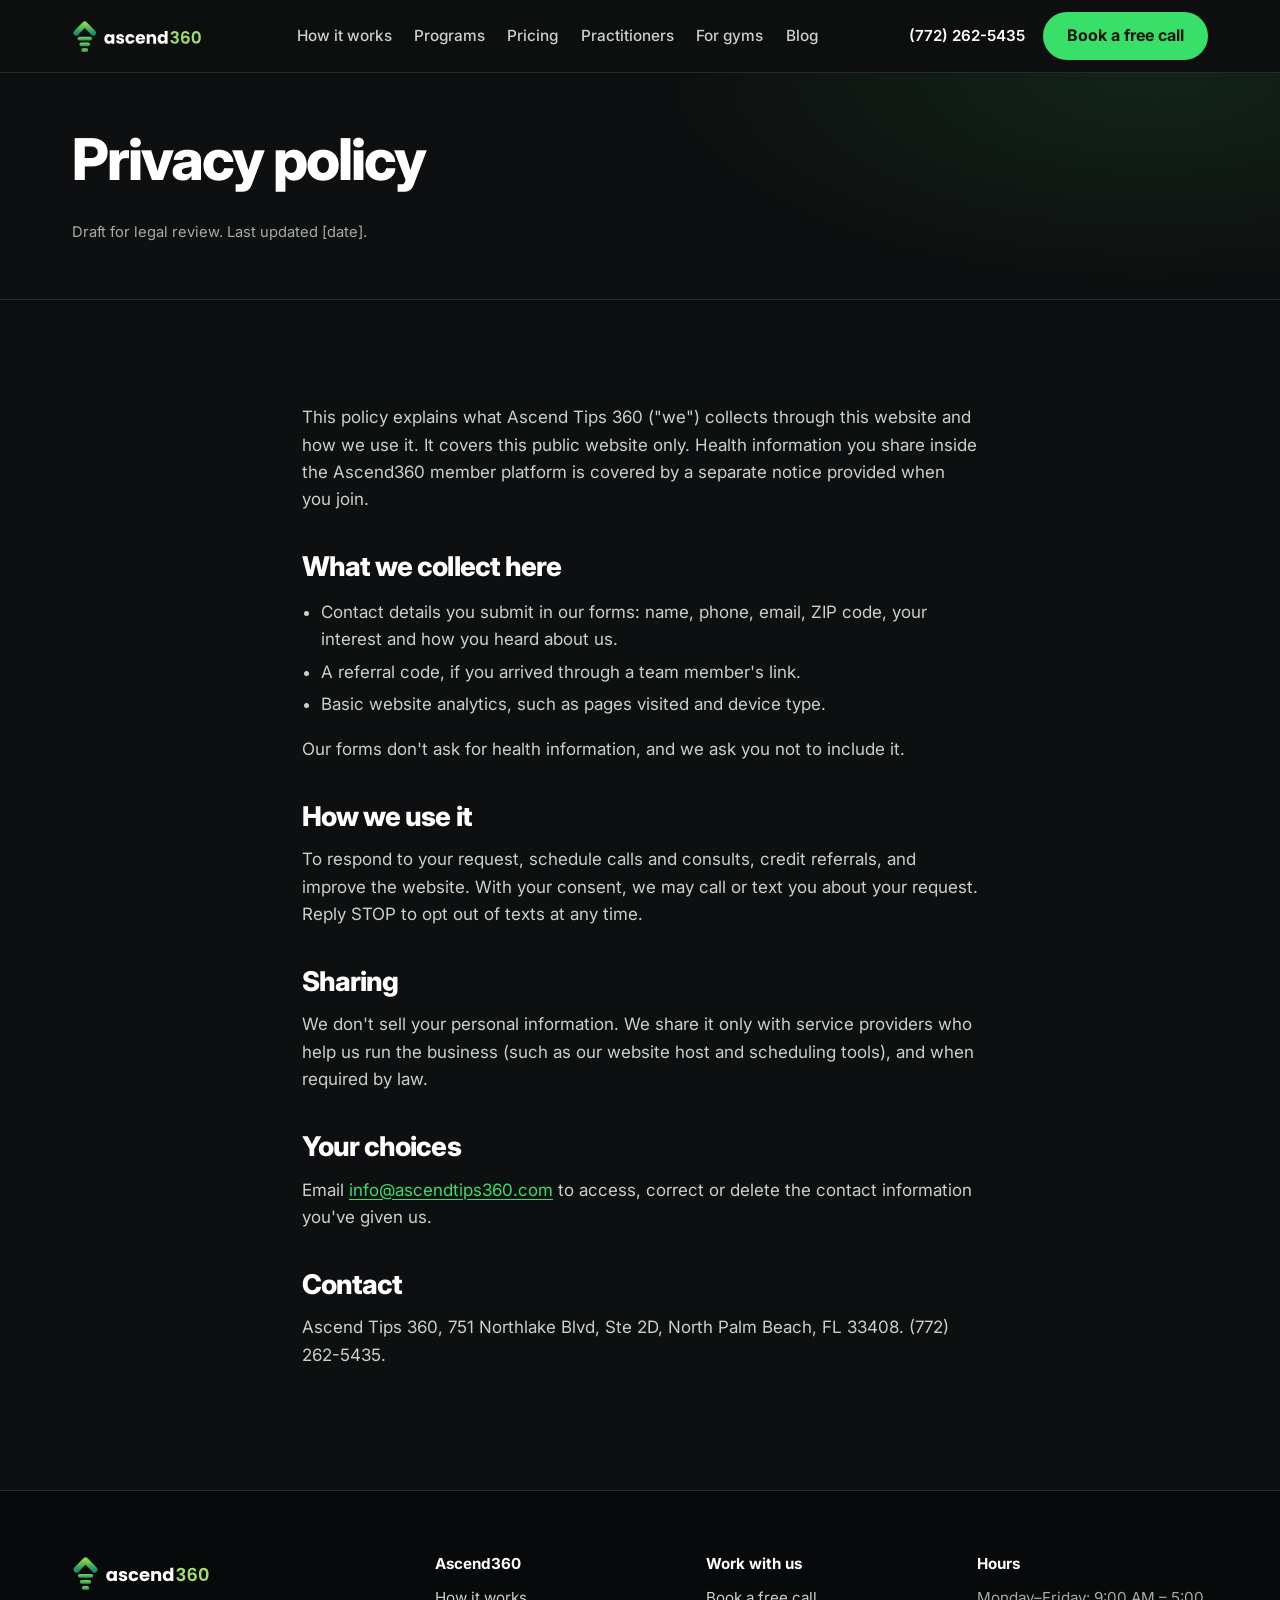
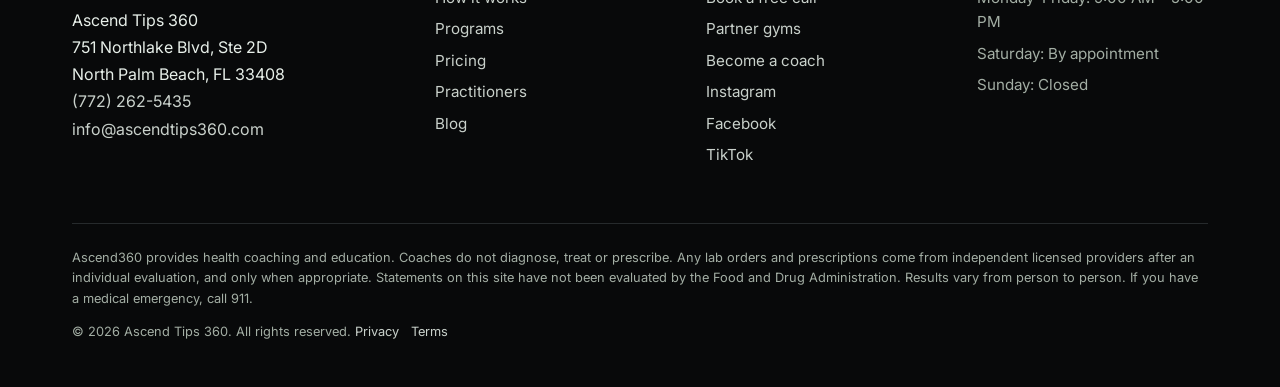
<file: privacy.html>
<!doctype html>
<html lang="en">
<head>
<meta charset="utf-8">
<meta name="viewport" content="width=device-width, initial-scale=1">
<title>Privacy Policy | Ascend Tips 360</title>
<meta name="description" content="Privacy policy for the Ascend Tips 360 website.">
<link rel="canonical" href="https://www.ascendtips360.com/privacy.html">

<meta property="og:type" content="website">
<meta property="og:site_name" content="Ascend Tips 360">
<meta property="og:title" content="Privacy Policy | Ascend Tips 360">
<meta property="og:description" content="Privacy policy for the Ascend Tips 360 website.">
<meta property="og:url" content="https://www.ascendtips360.com/privacy.html">
<meta property="og:image" content="https://www.ascendtips360.com/og-image.png">
<meta name="twitter:card" content="summary_large_image">
<meta name="theme-color" content="#0e0f10">
<meta name="geo.region" content="US-FL">
<meta name="geo.placename" content="North Palm Beach">
<link rel="icon" href="[data-uri]" type="image/svg+xml">
<link rel="icon" href="favicon-32.png" sizes="32x32">
<link rel="apple-touch-icon" href="apple-touch-icon.png">
<link rel="preconnect" href="https://fonts.googleapis.com">
<link rel="preconnect" href="https://fonts.gstatic.com" crossorigin>
<link href="https://fonts.googleapis.com/css2?family=Inter:wght@400;500;600;700;800&display=swap" rel="stylesheet">
<style>/* Ascend Tips 360 — public site, Stitch "Ascend High Performance" system */
:root{
  --bg:#0e0f10;--bg-2:#121416;--panel:#191b1d;--panel-2:#1f2224;--line:#262a2c;--line-2:#323739;
  --text:#e0e3e5;--muted:#a3aea4;--green:#38e06a;--kinetic:#2fb457;--green-soft:rgba(56,224,106,.12);
  --amber:#f2b860;--red:#ff8a7a;
  --r:16px;--r-lg:24px;--pill:999px;--max:1200px;
  --font:"Inter",system-ui,-apple-system,"Segoe UI",sans-serif;
}
*,*::before,*::after{box-sizing:border-box}
html{-webkit-text-size-adjust:100%;scroll-behavior:smooth}
@media (prefers-reduced-motion:reduce){html{scroll-behavior:auto}*{transition:none!important;animation:none!important}}
body{margin:0;background:var(--bg);color:var(--text);font:400 1.0625rem/1.6 var(--font);-webkit-font-smoothing:antialiased}
img,svg{max-width:100%;display:block}
a{color:var(--green);text-underline-offset:3px}
a:hover{color:#7dfc95}
:focus-visible{outline:3px solid var(--green);outline-offset:3px;border-radius:6px}
.skip{position:absolute;left:-999px;top:0;background:var(--green);color:#000;padding:.6rem 1rem;z-index:100}
.skip:focus{left:1rem;top:1rem}
.wrap{max-width:var(--max);margin:0 auto;padding:0 1.25rem}
@media (min-width:760px){.wrap{padding:0 2rem}}
h1,h2,h3{font-weight:800;line-height:1.05;letter-spacing:-.035em;margin:0 0 .55em;color:#fff}
h1{font-size:clamp(2.5rem,6vw,4.6rem)}
h2{font-size:clamp(1.9rem,3.8vw,3rem)}
h3{font-size:1.25rem;letter-spacing:-.02em;line-height:1.2;font-weight:700}
p{margin:0 0 1em;max-width:66ch}
.lead{font-size:1.2rem;color:var(--muted);max-width:56ch}
.small{font-size:.92rem;color:var(--muted)}
.fine{font-size:.8rem;color:var(--muted);max-width:80ch}
.g{color:var(--green)}

.btn{display:inline-flex;align-items:center;justify-content:center;gap:.5rem;min-height:48px;padding:.75rem 1.45rem;border-radius:var(--pill);font:700 1rem/1.1 var(--font);text-decoration:none;border:1.5px solid transparent;cursor:pointer;transition:background .15s,border-color .15s,color .15s}
.btn-primary,.btn-lime{background:var(--green);color:#06140a}
.btn-primary:hover,.btn-lime:hover{background:#5cfd83;color:#06140a}
.btn-ghost,.btn-ghost-light{border-color:var(--line-2);color:#fff;background:transparent}
.btn-ghost:hover,.btn-ghost-light:hover{border-color:var(--green);color:var(--green)}
.actions{display:flex;flex-wrap:wrap;gap:.75rem;margin-top:1.5rem}

/* header */
.site-header{position:sticky;top:0;z-index:50;background:rgba(14,15,16,.8);backdrop-filter:blur(20px);-webkit-backdrop-filter:blur(20px);border-bottom:1px solid var(--line)}
.site-header .wrap{display:flex;align-items:center;justify-content:space-between;gap:1rem;min-height:72px}
.brand img{height:34px;width:auto}
.nav{display:none}
.nav ul{list-style:none;display:flex;gap:1.4rem;margin:0;padding:0}
.nav a{white-space:nowrap;color:#c9d1cb;text-decoration:none;font-weight:500;font-size:.96rem}
.nav a:hover,.nav a[aria-current="page"]{color:var(--green)}
.header-cta{display:none}
.menu-btn{display:inline-flex;align-items:center;background:none;border:1.5px solid var(--line-2);border-radius:var(--pill);padding:.5rem 1rem;font:600 .95rem var(--font);color:#fff;cursor:pointer;min-height:44px}
.mobile-nav{display:none;border-top:1px solid var(--line);background:var(--bg)}
.mobile-nav.open{display:block}
.mobile-nav ul{list-style:none;margin:0;padding:.5rem 1.25rem 1rem}
.mobile-nav li a{display:block;padding:.85rem 0;border-bottom:1px solid var(--line);color:#fff;text-decoration:none;font-weight:600;font-size:1.1rem}
.mobile-nav .btn{width:100%}
@media (min-width:1180px){
  .nav{display:block}.header-cta{display:flex;align-items:center;gap:1.1rem}.menu-btn{display:none}.mobile-nav{display:none!important}
  .header-cta .tel{color:#fff;font-weight:600;text-decoration:none;font-size:.95rem;white-space:nowrap}
  .header-cta .btn{white-space:nowrap}
}

section{padding:4.5rem 0}
@media (min-width:760px){section{padding:6.5rem 0}}
.band-white{background:var(--bg-2);border-top:1px solid var(--line);border-bottom:1px solid var(--line)}
.band-dark{background:radial-gradient(1000px 400px at 15% 0%,rgba(47,180,87,.14),transparent 60%),var(--bg)}
.section-head{max-width:740px;margin-bottom:2.75rem}

/* hero */
.hero{padding:3.5rem 0 4.5rem;background:radial-gradient(900px 500px at 85% 10%,rgba(56,224,106,.13),transparent 60%)}
@media (min-width:760px){.hero{padding:5rem 0 6rem}}
.hero-grid{display:grid;gap:3rem;align-items:center}
@media (min-width:980px){.hero-grid{grid-template-columns:1.1fr .9fr}}
.where{display:inline-flex;align-items:center;gap:.5rem;font-weight:600;color:var(--green);margin-bottom:1.2rem;font-size:.95rem;border:1px solid rgba(56,224,106,.35);background:var(--green-soft);padding:.35rem .85rem;border-radius:var(--pill)}
.where::before{content:"";width:7px;height:7px;border-radius:50%;background:var(--green)}
.hero h1{max-width:13ch}
.proof{display:flex;flex-wrap:wrap;gap:1.5rem 2.5rem;margin-top:2.2rem;padding-top:1.5rem;border-top:1px solid var(--line)}
.proof div{font-size:.9rem;color:var(--muted)}
.proof b{display:block;color:#fff;font-size:1.5rem;letter-spacing:-.03em}

/* ---------- app mock components ---------- */
.phone{width:min(330px,100%);margin:0 auto;aspect-ratio:9/19;background:#101416;border-radius:44px;border:9px solid #23282a;padding:1.15rem .95rem .8rem;color:#e0e3e5;font-size:.8rem;display:flex;flex-direction:column;gap:.6rem;box-shadow:0 50px 90px -40px rgba(56,224,106,.35),0 0 0 1px #000;overflow:hidden;position:relative}
.phone::before{content:"";position:absolute;top:8px;left:50%;transform:translateX(-50%);width:90px;height:22px;background:#000;border-radius:20px}
.ph-top{display:flex;justify-content:space-between;align-items:center;font-weight:700;color:#fff;margin-top:1.2rem}
.ph-top i{width:8px;height:8px;border-radius:50%;background:var(--green);display:inline-block}
.ph-title{font-size:1.25rem;font-weight:800;letter-spacing:-.03em;color:#fff;line-height:1.1}
.ph-sub{color:var(--muted);font-size:.72rem;margin-top:-.35rem}
.ph-card{background:#191b1d;border:1px solid #262a2c;border-radius:14px;padding:.75rem}
.ph-card.hl{border-color:rgba(56,224,106,.45);background:linear-gradient(180deg,rgba(56,224,106,.1),#191b1d)}
.ph-row{display:flex;justify-content:space-between;align-items:center;gap:.5rem}
.ph-lbl{font-size:.62rem;font-weight:700;letter-spacing:.06em;color:var(--muted)}
.ph-big{font-size:1.8rem;font-weight:800;color:var(--green);line-height:1;letter-spacing:-.04em}
.ph-ring{--p:78;width:58px;height:58px;border-radius:50%;background:conic-gradient(var(--green) calc(var(--p)*1%),#262a2c 0);display:grid;place-items:center;flex:none}
.ph-ring::after{content:"";width:44px;height:44px;border-radius:50%;background:#191b1d}
.ph-pill{background:var(--green);color:#06140a;font-weight:800;border-radius:999px;padding:.3rem .8rem;font-size:.7rem}
.ph-pill.ghost{background:transparent;color:var(--green);border:1px solid rgba(56,224,106,.5)}
.ph-line{display:flex;justify-content:space-between;align-items:center;padding:.45rem 0;border-top:1px solid #262a2c}
.ph-line:first-of-type{border-top:0}
.ph-line b{color:#fff;font-weight:600}
.ph-muted{color:var(--muted)}
.ph-ok{color:var(--green);font-size:.6rem;font-weight:800;letter-spacing:.05em}
.ph-macros{display:grid;grid-template-columns:repeat(4,1fr);gap:.35rem}
.ph-macros div{background:#191b1d;border:1px solid #262a2c;border-radius:10px;padding:.45rem .3rem;text-align:center}
.ph-macros b{display:block;color:#fff;font-size:.95rem;letter-spacing:-.02em}
.ph-macros span{font-size:.55rem;color:var(--green);font-weight:700;letter-spacing:.05em}
.ph-meal{display:grid;grid-template-columns:46px 1fr;gap:.6rem;align-items:center}
.ph-meal .thumb{width:46px;height:46px;border-radius:10px;background:radial-gradient(circle at 35% 35%,#e48a5c,#7a3b22 55%,#2b3b2a 56%);}
.ph-meal .thumb.b{background:radial-gradient(circle at 60% 40%,#7fd36b,#2f6d36 55%,#3c2a1f 56%)}
.ph-meal .thumb.c{background:radial-gradient(circle at 50% 45%,#f2e3b8,#b98e4c 55%,#22301f 56%)}
.ph-slider{height:6px;border-radius:6px;background:#262a2c;position:relative;margin:.35rem 0 .1rem}
.ph-slider span{position:absolute;inset:0 auto 0 0;border-radius:6px;background:linear-gradient(90deg,var(--amber),var(--green))}
.ph-nav{margin-top:auto;display:flex;justify-content:space-between;border-top:1px solid #262a2c;padding:.55rem .2rem 0;font-size:.62rem;color:var(--muted)}
.ph-nav b{color:var(--green)}
.ph-days{display:grid;grid-template-columns:repeat(5,1fr);gap:.3rem;text-align:center;font-size:.6rem;color:var(--muted)}
.ph-days span{display:block;width:16px;height:16px;border-radius:50%;margin:.25rem auto 0;border:1.5px solid #3a4042}
.ph-days span.on{background:var(--green);border-color:var(--green)}

.phones{display:grid;gap:2.5rem}
@media (min-width:980px){.phones{grid-template-columns:repeat(3,1fr);gap:1.5rem}}
@media (max-width:979px){.phones{grid-auto-flow:column;grid-auto-columns:82%;overflow-x:auto;scroll-snap-type:x mandatory;padding-bottom:1rem;gap:1rem}.phones>figure{scroll-snap-align:center}}
.phones figure{margin:0}
.phones figcaption{margin-top:1.25rem;text-align:center}
.phones figcaption b{display:block;color:#fff;font-size:1.1rem}
.phones figcaption span{color:var(--muted);font-size:.95rem}

/* coach console mock */
.console{border:1px solid var(--line);border-radius:var(--r-lg);background:#0e0f10;overflow:hidden;box-shadow:0 60px 100px -50px rgba(56,224,106,.3);font-size:.82rem}
.console-bar{display:flex;gap:.4rem;padding:.7rem 1rem;border-bottom:1px solid var(--line);background:#121416}
.console-bar i{width:10px;height:10px;border-radius:50%;background:#2f3437}
.console-body{display:grid;grid-template-columns:1fr}
@media (min-width:900px){.console-body{grid-template-columns:200px 1fr 260px}}
.c-side{display:none;border-right:1px solid var(--line);padding:1.2rem .8rem;background:#101213}
@media (min-width:900px){.c-side{display:block}}
.c-side .c-brand{font-weight:800;color:#fff;font-size:1rem;margin:0 0 1.2rem .5rem}
.c-side .c-brand span{color:var(--green)}
.c-side ul{list-style:none;margin:0;padding:0}
.c-side li{padding:.55rem .7rem;border-radius:10px;color:var(--muted);margin-bottom:.15rem;font-weight:500}
.c-side li.on{background:var(--green-soft);color:var(--green);box-shadow:inset 3px 0 0 var(--green)}
.c-main{padding:1.3rem;display:flex;flex-direction:column;gap:1rem;min-width:0}
.c-head{display:flex;justify-content:space-between;align-items:flex-start;gap:1rem;flex-wrap:wrap}
.c-head h4{margin:0;color:#fff;font-size:1.35rem;letter-spacing:-.03em}
.c-head p{margin:0;color:var(--muted);font-size:.78rem}
.c-stats{display:grid;grid-template-columns:repeat(2,1fr);gap:.6rem}
@media (min-width:600px){.c-stats{grid-template-columns:repeat(4,1fr)}}
.c-stat{background:var(--panel);border:1px solid var(--line);border-radius:14px;padding:.8rem}
.c-stat small{color:var(--muted);display:block}
.c-stat b{font-size:1.5rem;color:#fff;letter-spacing:-.03em}
.c-stat b.g{color:var(--green)}
.c-stat em{font-style:normal;font-size:.7rem;color:var(--green)}
.c-panel{background:var(--panel);border:1px solid var(--line);border-radius:14px;padding:1rem}
.c-panel h5{margin:0 0 .7rem;color:#fff;font-size:.95rem}
.c-bars{display:grid;grid-template-columns:1fr 1fr;gap:.8rem 1.2rem}
.c-bar small{display:flex;justify-content:space-between;color:var(--muted)}
.c-bar small b{color:var(--green)}
.c-track{height:6px;border-radius:6px;background:#262a2c;margin-top:.35rem}
.c-track span{display:block;height:100%;border-radius:6px;background:var(--green)}
.c-chart{height:90px;background:linear-gradient(180deg,rgba(47,180,87,.25),transparent);clip-path:polygon(0 80%,15% 70%,30% 74%,45% 55%,60% 50%,75% 32%,90% 25%,100% 18%,100% 100%,0 100%);border-top:0}
.c-aside{border-left:1px solid var(--line);padding:1.3rem;display:none;flex-direction:column;gap:.8rem;background:#101213}
@media (min-width:900px){.c-aside{display:flex}}
.c-aside h5{margin:0;color:#fff;font-size:.95rem}
.c-chips{display:flex;flex-wrap:wrap;gap:.35rem}
.c-chips span{border:1px solid var(--line-2);border-radius:999px;padding:.25rem .6rem;font-size:.7rem;color:#c9d1cb}
.c-note{background:#0e0f10;border:1px solid var(--line);border-radius:12px;padding:.8rem;color:#c9d1cb;line-height:1.5}
.c-send{background:var(--green);color:#06140a;font-weight:800;text-align:center;border-radius:999px;padding:.7rem}
.c-flag{font-size:.72rem;color:var(--muted);border:1px dashed var(--line-2);border-radius:12px;padding:.6rem}

.coach-points{display:grid;gap:1.2rem;margin-top:2.5rem}
@media (min-width:860px){.coach-points{grid-template-columns:repeat(4,1fr)}}
.coach-points div{border-top:2px solid var(--green);padding-top:1rem}
.coach-points h3{font-size:1.1rem;margin-bottom:.3rem}
.coach-points p{color:var(--muted);font-size:.95rem;margin:0}

/* split */
.split{display:grid;gap:3rem;align-items:center}
@media (min-width:980px){.split{grid-template-columns:1fr 1fr}.split.flip>:first-child{order:2}}
.split>*,.hero-grid>*,.form-wrap>*,.visit>*{min-width:0}
.feature-list{list-style:none;margin:0;padding:0}
.feature-list li{padding:1.1rem 0;border-top:1px solid var(--line)}
.feature-list li:last-child{border-bottom:1px solid var(--line)}
.feature-list strong{display:block;color:#fff;font-size:1.1rem;margin-bottom:.15rem}
.feature-list span{color:var(--muted)}

/* lab report */
.report{background:var(--panel);border:1px solid var(--line);border-radius:var(--r);padding:1.5rem}
.report-top{display:flex;justify-content:space-between;align-items:baseline;gap:1rem;border-bottom:1px solid var(--line);padding-bottom:.9rem;margin-bottom:.3rem}
.report-top strong{color:#fff;font-size:1.1rem}
.report-top span{font-size:.75rem;color:var(--muted);border:1px solid var(--line-2);border-radius:999px;padding:.15rem .6rem}
.report table{width:100%;border-collapse:collapse;font-variant-numeric:tabular-nums}
.report th{text-align:right;font-weight:600;font-size:.8rem;color:var(--muted);padding:.6rem 0 .4rem}
.report th:first-child{text-align:left}
.report td{padding:.7rem 0;border-top:1px solid var(--line);text-align:right;font-weight:700;color:#fff}
.report td:first-child{text-align:left;font-weight:500;color:#c9d1cb}
.report td.d90{color:var(--green)}
.report .unit{font-weight:400;color:var(--muted);font-size:.75rem;margin-left:.2rem}
.report-note{font-size:.75rem;color:var(--muted);margin:.9rem 0 0}

/* timeline */
.timeline{list-style:none;margin:0;padding:0;display:grid}
@media (min-width:900px){.timeline{grid-template-columns:repeat(5,1fr);gap:.8rem}}
.timeline li{padding:1.3rem;border:1px solid var(--line);border-radius:var(--r);background:var(--panel);margin-bottom:.8rem}
@media (min-width:900px){.timeline li{margin:0}}
.timeline li.key{background:#0f1f15;border-color:rgba(56,224,106,.4)}
.timeline .day{font-size:1.6rem;font-weight:800;color:var(--green);display:block;margin-bottom:.5rem;letter-spacing:-.03em}
.timeline h3{font-size:1.05rem;margin-bottom:.3rem}
.timeline p{font-size:.92rem;margin:0;color:var(--muted)}

/* programs */
.programs{display:grid;gap:1rem}
@media (min-width:760px){.programs{grid-template-columns:1fr 1fr}}
.program{background:var(--panel);border:1px solid var(--line);border-radius:var(--r);padding:1.8rem}
.program h3{font-size:1.4rem}
.program p{color:var(--muted)}
.program ul{margin:.5rem 0 0;padding-left:1.1rem;color:#c9d1cb}
.program li{margin:.3rem 0}
.program li::marker{color:var(--green)}

/* pricing ladder */
.ladder{display:flex;flex-direction:column;gap:.9rem;align-items:flex-start}
.rung{width:100%;background:var(--panel);border:1px solid var(--line);border-radius:28px;padding:1.4rem 1.6rem;display:grid;gap:.8rem;align-items:center}
@media (min-width:860px){.rung{grid-template-columns:minmax(150px,1fr) auto minmax(0,1.6fr) auto;gap:1.5rem}.rung.r2{width:90%}.rung.r3{width:80%}}
.rung .name{font-size:1.25rem;font-weight:800;color:#fff;letter-spacing:-.02em}
.rung .price{font-size:2.2rem;font-weight:800;letter-spacing:-.04em;white-space:nowrap;color:#fff}
.rung .price small{font-size:1rem;font-weight:500;color:var(--muted);letter-spacing:0}
.rung .what{color:var(--muted);font-size:.98rem;margin:0}
.rung.featured{border-color:rgba(56,224,106,.55);background:linear-gradient(90deg,rgba(56,224,106,.12),var(--panel) 60%)}
.rung.featured .price{color:var(--green)}
.rung .btn{white-space:nowrap}
.consults{width:100%;border-collapse:collapse;background:var(--panel);border:1px solid var(--line);border-radius:var(--r);overflow:hidden;font-variant-numeric:tabular-nums}
.consults th,.consults td{text-align:left;padding:1rem 1.25rem;border-bottom:1px solid var(--line);vertical-align:top}
.consults th{font-size:.82rem;color:var(--muted);font-weight:700;background:#151719}
.consults td{color:#c9d1cb}
.consults td strong{color:#fff}
.consults td.p{font-weight:800;font-size:1.3rem;white-space:nowrap;color:var(--green)}
.consults tr:last-child td{border-bottom:0}
.table-scroll{overflow-x:auto}
@media (max-width:700px){
  .consults thead{position:absolute;left:-9999px}
  .consults,.consults tbody,.consults tr,.consults td{display:block;width:100%}
  .consults tr{padding:1.1rem 1.25rem;border-bottom:1px solid var(--line)}
  .consults td{padding:.2rem 0;border:0}
  .consults td.p{font-size:1.6rem;margin:.2rem 0 .3rem}
  .consults td .btn{margin-top:.6rem;width:100%}
}
.founding{margin-top:2rem;display:flex;flex-wrap:wrap;gap:1rem 2rem;align-items:center;justify-content:space-between;border:1px dashed rgba(56,224,106,.6);border-radius:var(--r);padding:1.25rem 1.5rem;background:var(--green-soft)}
.founding p{margin:0}

/* ageless */
.ageless-visual{display:grid;grid-template-columns:1fr 1fr;gap:.75rem}
.ageless-visual figure{margin:0;border-radius:var(--r);aspect-ratio:3/4;position:relative;display:flex;align-items:flex-end;padding:1.4rem 1.5rem;border:1px solid var(--line);background:
  linear-gradient(var(--green),var(--green)) top 14px left 14px/26px 2px no-repeat,linear-gradient(var(--green),var(--green)) top 14px left 14px/2px 26px no-repeat,
  linear-gradient(var(--green),var(--green)) top 14px right 14px/26px 2px no-repeat,linear-gradient(var(--green),var(--green)) top 14px right 14px/2px 26px no-repeat,
  linear-gradient(var(--green),var(--green)) bottom 14px left 14px/26px 2px no-repeat,linear-gradient(var(--green),var(--green)) bottom 14px left 14px/2px 26px no-repeat,
  linear-gradient(var(--green),var(--green)) bottom 14px right 14px/26px 2px no-repeat,linear-gradient(var(--green),var(--green)) bottom 14px right 14px/2px 26px no-repeat,var(--panel)}
.ageless-visual figure.after{background-color:#132a1b}
.ageless-visual figure span{position:absolute;top:50%;left:0;right:0;transform:translateY(-50%);text-align:center;color:var(--muted);font-size:.85rem;padding:0 1.5rem}
.ageless-visual figcaption{font-weight:700;color:#fff;font-size:.9rem}
.sim-tag{display:inline-block;margin-top:1rem;font-size:.82rem;font-weight:600;color:var(--amber);border:1px solid rgba(242,184,96,.4);border-radius:999px;padding:.35rem .8rem}

/* people */
.people{display:grid;gap:1.5rem}
@media (min-width:860px){.people{grid-template-columns:repeat(3,1fr)}}
.person{background:var(--panel);border:1px solid var(--line);border-radius:var(--r);padding:1.4rem}
.person .photo{aspect-ratio:4/5;border-radius:12px;background:repeating-linear-gradient(135deg,#1b1e20 0 12px,#202426 12px 24px);display:grid;place-items:center;color:var(--muted);font-size:.85rem;margin-bottom:1.1rem;text-align:center;padding:1rem}
.person .role{font-weight:600;color:var(--green);margin:-.3rem 0 .6rem}
.person p{color:var(--muted)}
.gym-points{display:grid;gap:1.5rem;margin-top:2rem}
@media (min-width:860px){.gym-points{grid-template-columns:repeat(3,1fr)}}
.gym-points div{border-top:2px solid var(--green);padding-top:1rem}
.gym-points p{color:var(--muted)}

/* faq */
.faq{max-width:820px}
.faq details{border-top:1px solid var(--line)}
.faq details:last-child{border-bottom:1px solid var(--line)}
.faq summary{cursor:pointer;list-style:none;padding:1.25rem 2.5rem 1.25rem 0;font-weight:700;font-size:1.1rem;position:relative;color:#fff}
.faq summary::-webkit-details-marker{display:none}
.faq summary::after{content:"+";position:absolute;right:.25rem;top:1rem;font-size:1.6rem;font-weight:400;color:var(--green)}
.faq details[open] summary::after{content:"−"}
.faq details p{padding-bottom:1.25rem;margin:0;color:var(--muted)}

/* visit */
.visit{display:grid;gap:2rem}
@media (min-width:900px){.visit{grid-template-columns:.9fr 1.1fr;align-items:stretch}}
.nap{font-style:normal;font-size:1.1rem;line-height:1.7;color:#c9d1cb}
.nap strong{font-size:1.35rem;display:block;margin-bottom:.3rem;color:#fff}
.map{border:1px solid var(--line);width:100%;min-height:340px;height:100%;border-radius:var(--r);filter:invert(.9) hue-rotate(180deg) grayscale(.4)}
.hours{border-collapse:collapse;margin-top:1rem;color:#c9d1cb}
.hours td{padding:.25rem 1.5rem .25rem 0}

.cta-band{background:radial-gradient(800px 300px at 80% 100%,rgba(56,224,106,.18),transparent 70%),#0f1f15;border-top:1px solid rgba(56,224,106,.25)}
.cta-band h2{max-width:18ch}
.cta-band p{color:#c9d1cb}

/* inner pages */
.page-head{padding:3.5rem 0 2.5rem;border-bottom:1px solid var(--line);background:radial-gradient(700px 300px at 90% 0%,rgba(56,224,106,.1),transparent 70%)}
.page-head h1{font-size:clamp(2.2rem,5vw,3.6rem);max-width:18ch}
.prose{max-width:740px}
.prose h2{font-size:1.7rem;margin-top:2.5rem}
.prose p,.prose li{color:#c9d1cb}
.prose ul,.prose ol{padding-left:1.2rem}
.prose li{margin:.35rem 0}
.steps{list-style:none;padding:0;margin:0;counter-reset:s}
.steps li{counter-increment:s;display:grid;grid-template-columns:3rem 1fr;gap:1rem;padding:1.5rem 0;border-top:1px solid var(--line)}
.steps li::before{content:counter(s);font-size:1.9rem;font-weight:800;color:var(--green);line-height:1}
.steps h3{margin-bottom:.3rem}
.steps p{margin:0;color:var(--muted)}

/* forms */
.form-wrap{display:grid;gap:3rem}
@media (min-width:960px){.form-wrap{grid-template-columns:1.1fr .9fr}}
form.lead-form{background:var(--panel);border:1px solid var(--line);border-radius:var(--r);padding:1.75rem}
.field{display:flex;flex-direction:column;gap:.35rem;margin-bottom:1.1rem}
.field label{font-weight:600;font-size:.95rem;color:#fff}
.field .hint{font-size:.82rem;color:var(--muted);font-weight:400}
.field input,.field select,.field textarea{font:inherit;font-size:1rem;padding:.8rem .95rem;border:1px solid var(--line-2);border-radius:12px;background:#0e0f10;color:#fff;min-height:48px;width:100%;max-width:100%}
.field input:focus,.field select:focus{outline:none;border-color:var(--green);box-shadow:0 0 0 3px rgba(56,224,106,.18)}
.two{display:grid;gap:0 1rem}
@media (min-width:600px){.two{grid-template-columns:1fr 1fr}}
.check{display:flex;gap:.7rem;align-items:flex-start;font-size:.86rem;color:var(--muted);margin:.5rem 0 1.25rem}
.check input{width:20px;height:20px;margin-top:.15rem;flex:none;accent-color:var(--green)}
.notice{background:rgba(242,184,96,.08);border:1px solid rgba(242,184,96,.35);padding:.8rem 1rem;border-radius:12px;font-size:.9rem;margin-bottom:1.25rem;color:#f3d9ae}
.hidden{position:absolute!important;left:-9999px}

/* footer */
.site-footer{background:#08090a;color:var(--muted);padding:4rem 0 2rem;font-size:.95rem;border-top:1px solid var(--line)}
.site-footer a{color:#c9d1cb;text-decoration:none}
.site-footer a:hover{color:var(--green)}
.foot-grid{display:grid;gap:2.5rem}
@media (min-width:860px){.foot-grid{grid-template-columns:1.4fr 1fr 1fr 1fr}}
.foot-grid h3{font-size:.95rem;color:#fff;margin-bottom:.8rem;letter-spacing:0}
.foot-grid ul{list-style:none;margin:0;padding:0}
.foot-grid li{margin:.45rem 0}
.foot-logo img{height:36px;width:auto;margin-bottom:1rem}
.foot-legal{border-top:1px solid var(--line);margin-top:3rem;padding-top:1.5rem;font-size:.8rem;line-height:1.6}
.foot-legal p{max-width:none}

.mobile-bar{position:fixed;bottom:0;left:0;right:0;z-index:40;display:grid;grid-template-columns:1fr 1.4fr;gap:.5rem;padding:.6rem .75rem calc(.6rem + env(safe-area-inset-bottom));background:rgba(14,15,16,.9);backdrop-filter:blur(20px);-webkit-backdrop-filter:blur(20px);border-top:1px solid var(--line)}
.mobile-bar .btn{min-height:46px;padding:.6rem .8rem;font-size:.95rem}
body{padding-bottom:76px}
@media (min-width:1180px){.mobile-bar{display:none}body{padding-bottom:0}}
.post-list{list-style:none;padding:0;margin:0}
.empty{border:1px dashed var(--line-2);border-radius:var(--r);padding:2.5rem;max-width:720px;background:var(--panel)}
.proof{flex-wrap:nowrap;gap:1.5rem}
.proof div{flex:1;min-width:0}
.phones .phone{aspect-ratio:9/17}
@media (max-width:520px){.proof{flex-wrap:wrap}.proof div{flex:1 1 40%}}
.panel-tabs{display:flex;gap:.4rem;margin:.9rem 0 .4rem;background:#0e0f10;border:1px solid var(--line);border-radius:999px;padding:.25rem;width:max-content;max-width:100%}
.panel-tabs button{font:600 .88rem var(--font);color:var(--muted);background:transparent;border:0;border-radius:999px;padding:.5rem 1rem;cursor:pointer;min-height:38px}
.panel-tabs button[aria-selected="true"]{background:var(--green);color:#06140a}
</style>
<script type="application/ld+json">{"@context": "https://schema.org", "@type": "HealthAndBeautyBusiness", "@id": "https://www.ascendtips360.com/#business", "name": "Ascend Tips 360", "alternateName": "Ascend360", "url": "https://www.ascendtips360.com/", "logo": "https://www.ascendtips360.com/icon-512.png", "image": "https://www.ascendtips360.com/og-image.png", "telephone": "+17722625435", "email": "info@ascendtips360.com", "priceRange": "$$", "address": {"@type": "PostalAddress", "streetAddress": "751 Northlake Blvd, Ste 2D", "addressLocality": "North Palm Beach", "addressRegion": "FL", "postalCode": "33408", "addressCountry": "US"}, "areaServed": ["North Palm Beach", "Palm Beach Gardens", "Juno Beach", "Jupiter", "Tequesta", "Lake Park", "Riviera Beach", "Singer Island", "West Palm Beach", "Palm Beach County"], "openingHoursSpecification": [{"@type": "OpeningHoursSpecification", "dayOfWeek": ["Monday", "Tuesday", "Wednesday", "Thursday", "Friday"], "opens": "09:00", "closes": "17:00"}], "sameAs": ["https://www.facebook.com/ascendtips360", "https://www.instagram.com/ascendtips360", "https://www.tiktok.com/@ascendtips360"]}</script>
<!-- Google Analytics 4: paste your GA4 tag here once created (see README). Do NOT add Meta/TikTok pixels to book.html. -->
</head>
<body>
<a class="skip" href="#main">Skip to content</a>
<header class="site-header">
  <div class="wrap">
    <a class="brand" href="index.html" aria-label="Ascend Tips 360 home"><img src="[data-uri]" alt="Ascend360" width="160" height="41"></a>
    <nav class="nav" aria-label="Main"><ul><li><a href="how-it-works.html">How it works</a></li><li><a href="programs.html">Programs</a></li><li><a href="pricing.html">Pricing</a></li><li><a href="practitioners.html">Practitioners</a></li><li><a href="gyms.html">For gyms</a></li><li><a href="blog.html">Blog</a></li></ul></nav>
    <div class="header-cta">
      <a class="tel" href="tel:+17722625435">(772) 262-5435</a>
      <a class="btn btn-primary" href="book.html">Book a free call</a>
    </div>
    <button class="menu-btn" aria-expanded="false" aria-controls="mobile-nav">Menu</button>
  </div>
  <div class="mobile-nav" id="mobile-nav">
    <ul><li><a href="how-it-works.html">How it works</a></li><li><a href="programs.html">Programs</a></li><li><a href="pricing.html">Pricing</a></li><li><a href="practitioners.html">Practitioners</a></li><li><a href="gyms.html">For gyms</a></li><li><a href="blog.html">Blog</a></li></ul>
    <div class="wrap" style="padding-bottom:1.25rem"><a class="btn btn-primary" href="book.html">Book a free 15-min call</a></div>
  </div>
</header>
<main id="main">

<div class="page-head"><div class="wrap"><h1>Privacy policy</h1><p class="small">Draft for legal review. Last updated [date].</p></div></div>
<section><div class="wrap prose">
  <p>This policy explains what Ascend Tips 360 ("we") collects through this website and how we use it. It covers this public website only. Health information you share inside the Ascend360 member platform is covered by a separate notice provided when you join.</p>
  <h2>What we collect here</h2>
  <ul><li>Contact details you submit in our forms: name, phone, email, ZIP code, your interest and how you heard about us.</li>
  <li>A referral code, if you arrived through a team member's link.</li>
  <li>Basic website analytics, such as pages visited and device type.</li></ul>
  <p>Our forms don't ask for health information, and we ask you not to include it.</p>
  <h2>How we use it</h2>
  <p>To respond to your request, schedule calls and consults, credit referrals, and improve the website. With your consent, we may call or text you about your request. Reply STOP to opt out of texts at any time.</p>
  <h2>Sharing</h2>
  <p>We don't sell your personal information. We share it only with service providers who help us run the business (such as our website host and scheduling tools), and when required by law.</p>
  <h2>Your choices</h2>
  <p>Email <a href="mailto:info@ascendtips360.com">info@ascendtips360.com</a> to access, correct or delete the contact information you've given us.</p>
  <h2>Contact</h2>
  <p>Ascend Tips 360, 751 Northlake Blvd, Ste 2D, North Palm Beach, FL 33408. (772) 262-5435.</p>
</div></section>
</main>
<footer class="site-footer">
  <div class="wrap">
    <div class="foot-grid">
      <div>
        <div class="foot-logo"><img src="[data-uri]" alt="Ascend360" width="160" height="41"></div>
        <address class="nap" style="font-size:1rem;color:#e7efe9">
          Ascend Tips 360<br>751 Northlake Blvd, Ste 2D<br>North Palm Beach, FL 33408<br>
          <a href="tel:+17722625435">(772) 262-5435</a><br>
          <a href="mailto:info@ascendtips360.com">info@ascendtips360.com</a>
        </address>
      </div>
      <div>
        <h3>Ascend360</h3>
        <ul>
          <li><a href="how-it-works.html">How it works</a></li>
          <li><a href="programs.html">Programs</a></li>
          <li><a href="pricing.html">Pricing</a></li>
          <li><a href="practitioners.html">Practitioners</a></li>
          <li><a href="blog.html">Blog</a></li>
        </ul>
      </div>
      <div>
        <h3>Work with us</h3>
        <ul>
          <li><a href="book.html">Book a free call</a></li>
          <li><a href="gyms.html">Partner gyms</a></li>
          <li><a href="book.html?interest=careers">Become a coach</a></li>
          <li><a href="https://www.instagram.com/ascendtips360" rel="noopener">Instagram</a></li>
          <li><a href="https://www.facebook.com/ascendtips360" rel="noopener">Facebook</a></li>
          <li><a href="https://www.tiktok.com/@ascendtips360" rel="noopener">TikTok</a></li>
        </ul>
      </div>
      <div>
        <h3>Hours</h3>
        <ul><li>Monday–Friday: 9:00 AM – 5:00 PM</li><li>Saturday: By appointment</li><li>Sunday: Closed</li></ul>
      </div>
    </div>
    <div class="foot-legal">
      <p>Ascend360 provides health coaching and education. Coaches do not diagnose, treat or prescribe. Any lab orders and prescriptions come from independent licensed providers after an individual evaluation, and only when appropriate. Statements on this site have not been evaluated by the Food and Drug Administration. Results vary from person to person. If you have a medical emergency, call 911.</p>
      <p>&copy; 2026 Ascend Tips 360. All rights reserved. <a href="privacy.html">Privacy</a> &nbsp; <a href="terms.html">Terms</a></p>
    </div>
  </div>
</footer>
<div class="mobile-bar">
  <a class="btn btn-ghost" href="tel:+17722625435">Call</a>
  <a class="btn btn-primary" href="book.html">Book free call</a>
</div>
<script>// Mobile menu
(function(){
  var btn=document.querySelector('.menu-btn'), nav=document.getElementById('mobile-nav');
  if(btn&&nav){btn.addEventListener('click',function(){
    var open=nav.classList.toggle('open');btn.setAttribute('aria-expanded',open?'true':'false');btn.textContent=open?'Close':'Menu';
  });}
})();
// Rep attribution: ?rep=CODE on any page is remembered for 60 days and added to the booking form
(function(){
  var KEY='a360_rep',params=new URLSearchParams(location.search),rep=params.get('rep');
  try{
    if(rep){localStorage.setItem(KEY,JSON.stringify({code:rep.slice(0,40),t:Date.now()}));}
    var saved=JSON.parse(localStorage.getItem(KEY)||'null');
    if(saved&&Date.now()-saved.t>60*864e5){localStorage.removeItem(KEY);saved=null;}
    var f=document.getElementById('f-rep');if(f&&saved&&!f.value)f.value=saved.code;
    if(!sessionStorage.getItem('a360_landing'))sessionStorage.setItem('a360_landing',location.pathname+location.search);
    var l=document.getElementById('f-landing');if(l)l.value=sessionStorage.getItem('a360_landing')||'';
  }catch(e){}
  // Preselect interest from ?interest=
  var i=params.get('interest'),sel=document.getElementById('f-interest');
  if(i&&sel){for(var k=0;k<sel.options.length;k++){if(sel.options[k].value===i){sel.selectedIndex=k;break;}}}
})();
// Hormone panel tabs
(function(){
  var tabs=document.querySelectorAll('.panel-tabs [role="tab"]');
  tabs.forEach(function(t){t.addEventListener('click',function(){
    tabs.forEach(function(o){var on=o===t;o.setAttribute('aria-selected',on?'true':'false');document.getElementById(o.getAttribute('aria-controls')).hidden=!on;});
  });});
})();
</script>
</body>
</html>
</file>
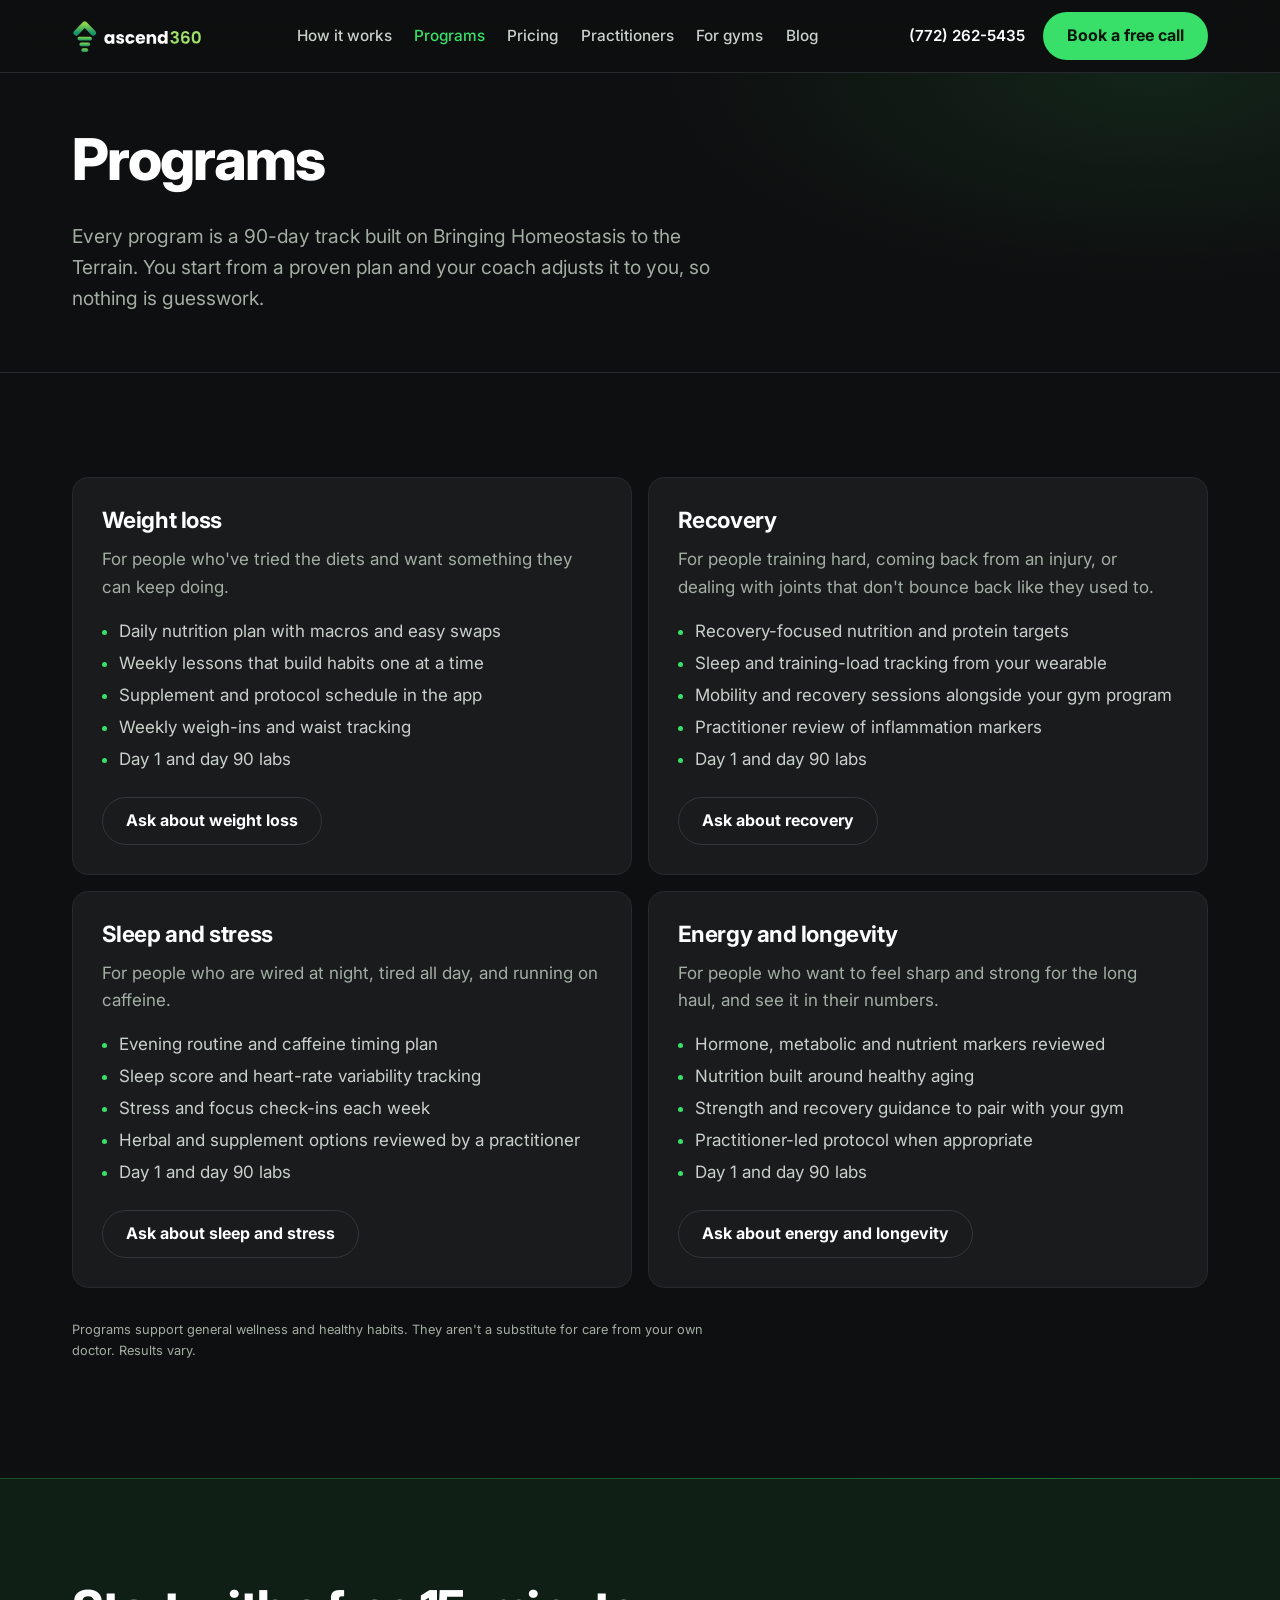
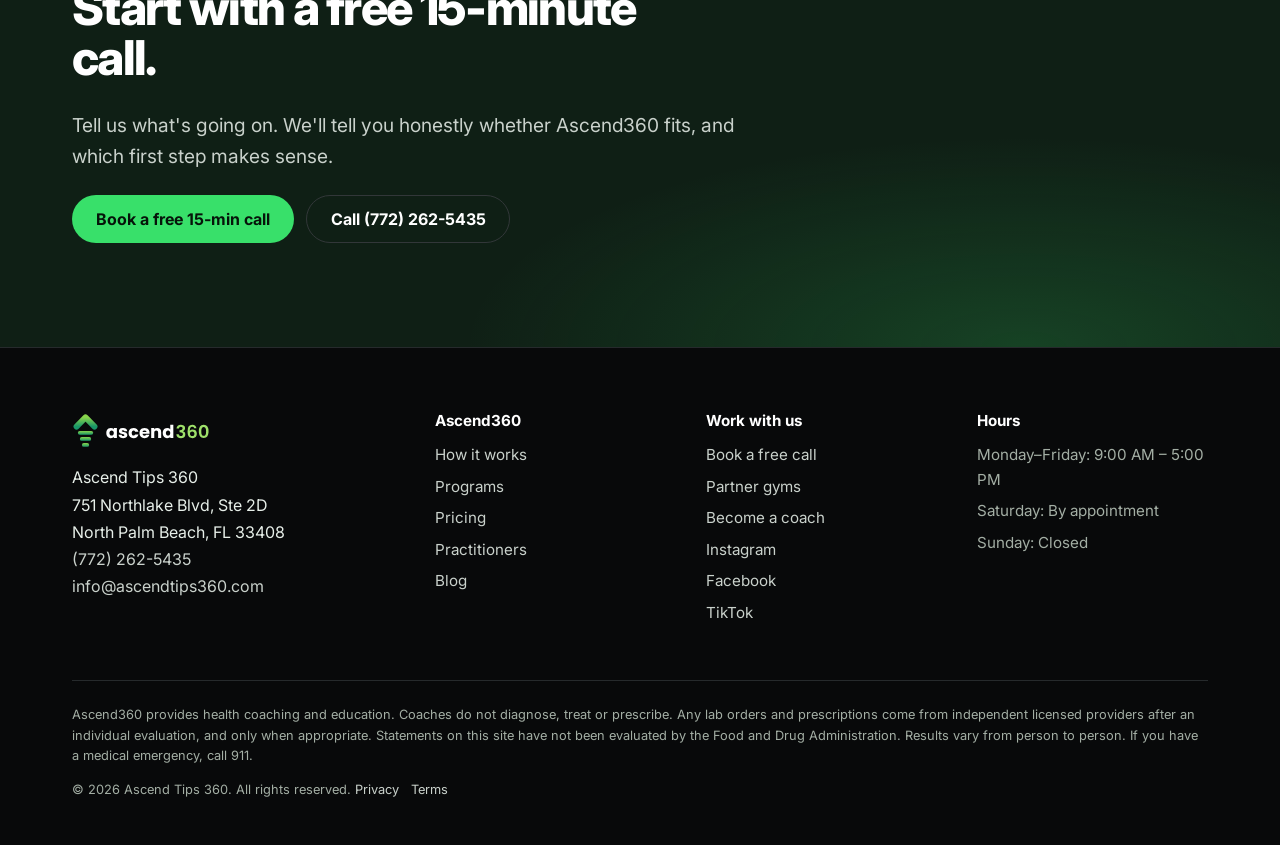
<file: programs.html>
<!doctype html>
<html lang="en">
<head>
<meta charset="utf-8">
<meta name="viewport" content="width=device-width, initial-scale=1">
<title>Weight Loss, Recovery, Sleep & Longevity Programs | Ascend360</title>
<meta name="description" content="90-day Ascend360 programs for weight loss, recovery, sleep and stress, and energy and longevity. Coaching, nutrition, supplements and labs in North Palm Beach and by video.">
<link rel="canonical" href="https://www.ascendtips360.com/programs.html">

<meta property="og:type" content="website">
<meta property="og:site_name" content="Ascend Tips 360">
<meta property="og:title" content="Weight Loss, Recovery, Sleep & Longevity Programs | Ascend360">
<meta property="og:description" content="90-day Ascend360 programs for weight loss, recovery, sleep and stress, and energy and longevity. Coaching, nutrition, supplements and labs in North Palm Beach and by video.">
<meta property="og:url" content="https://www.ascendtips360.com/programs.html">
<meta property="og:image" content="https://www.ascendtips360.com/og-image.png">
<meta name="twitter:card" content="summary_large_image">
<meta name="theme-color" content="#0e0f10">
<meta name="geo.region" content="US-FL">
<meta name="geo.placename" content="North Palm Beach">
<link rel="icon" href="[data-uri]" type="image/svg+xml">
<link rel="icon" href="favicon-32.png" sizes="32x32">
<link rel="apple-touch-icon" href="apple-touch-icon.png">
<link rel="preconnect" href="https://fonts.googleapis.com">
<link rel="preconnect" href="https://fonts.gstatic.com" crossorigin>
<link href="https://fonts.googleapis.com/css2?family=Inter:wght@400;500;600;700;800&display=swap" rel="stylesheet">
<style>/* Ascend Tips 360 — public site, Stitch "Ascend High Performance" system */
:root{
  --bg:#0e0f10;--bg-2:#121416;--panel:#191b1d;--panel-2:#1f2224;--line:#262a2c;--line-2:#323739;
  --text:#e0e3e5;--muted:#a3aea4;--green:#38e06a;--kinetic:#2fb457;--green-soft:rgba(56,224,106,.12);
  --amber:#f2b860;--red:#ff8a7a;
  --r:16px;--r-lg:24px;--pill:999px;--max:1200px;
  --font:"Inter",system-ui,-apple-system,"Segoe UI",sans-serif;
}
*,*::before,*::after{box-sizing:border-box}
html{-webkit-text-size-adjust:100%;scroll-behavior:smooth}
@media (prefers-reduced-motion:reduce){html{scroll-behavior:auto}*{transition:none!important;animation:none!important}}
body{margin:0;background:var(--bg);color:var(--text);font:400 1.0625rem/1.6 var(--font);-webkit-font-smoothing:antialiased}
img,svg{max-width:100%;display:block}
a{color:var(--green);text-underline-offset:3px}
a:hover{color:#7dfc95}
:focus-visible{outline:3px solid var(--green);outline-offset:3px;border-radius:6px}
.skip{position:absolute;left:-999px;top:0;background:var(--green);color:#000;padding:.6rem 1rem;z-index:100}
.skip:focus{left:1rem;top:1rem}
.wrap{max-width:var(--max);margin:0 auto;padding:0 1.25rem}
@media (min-width:760px){.wrap{padding:0 2rem}}
h1,h2,h3{font-weight:800;line-height:1.05;letter-spacing:-.035em;margin:0 0 .55em;color:#fff}
h1{font-size:clamp(2.5rem,6vw,4.6rem)}
h2{font-size:clamp(1.9rem,3.8vw,3rem)}
h3{font-size:1.25rem;letter-spacing:-.02em;line-height:1.2;font-weight:700}
p{margin:0 0 1em;max-width:66ch}
.lead{font-size:1.2rem;color:var(--muted);max-width:56ch}
.small{font-size:.92rem;color:var(--muted)}
.fine{font-size:.8rem;color:var(--muted);max-width:80ch}
.g{color:var(--green)}

.btn{display:inline-flex;align-items:center;justify-content:center;gap:.5rem;min-height:48px;padding:.75rem 1.45rem;border-radius:var(--pill);font:700 1rem/1.1 var(--font);text-decoration:none;border:1.5px solid transparent;cursor:pointer;transition:background .15s,border-color .15s,color .15s}
.btn-primary,.btn-lime{background:var(--green);color:#06140a}
.btn-primary:hover,.btn-lime:hover{background:#5cfd83;color:#06140a}
.btn-ghost,.btn-ghost-light{border-color:var(--line-2);color:#fff;background:transparent}
.btn-ghost:hover,.btn-ghost-light:hover{border-color:var(--green);color:var(--green)}
.actions{display:flex;flex-wrap:wrap;gap:.75rem;margin-top:1.5rem}

/* header */
.site-header{position:sticky;top:0;z-index:50;background:rgba(14,15,16,.8);backdrop-filter:blur(20px);-webkit-backdrop-filter:blur(20px);border-bottom:1px solid var(--line)}
.site-header .wrap{display:flex;align-items:center;justify-content:space-between;gap:1rem;min-height:72px}
.brand img{height:34px;width:auto}
.nav{display:none}
.nav ul{list-style:none;display:flex;gap:1.4rem;margin:0;padding:0}
.nav a{white-space:nowrap;color:#c9d1cb;text-decoration:none;font-weight:500;font-size:.96rem}
.nav a:hover,.nav a[aria-current="page"]{color:var(--green)}
.header-cta{display:none}
.menu-btn{display:inline-flex;align-items:center;background:none;border:1.5px solid var(--line-2);border-radius:var(--pill);padding:.5rem 1rem;font:600 .95rem var(--font);color:#fff;cursor:pointer;min-height:44px}
.mobile-nav{display:none;border-top:1px solid var(--line);background:var(--bg)}
.mobile-nav.open{display:block}
.mobile-nav ul{list-style:none;margin:0;padding:.5rem 1.25rem 1rem}
.mobile-nav li a{display:block;padding:.85rem 0;border-bottom:1px solid var(--line);color:#fff;text-decoration:none;font-weight:600;font-size:1.1rem}
.mobile-nav .btn{width:100%}
@media (min-width:1180px){
  .nav{display:block}.header-cta{display:flex;align-items:center;gap:1.1rem}.menu-btn{display:none}.mobile-nav{display:none!important}
  .header-cta .tel{color:#fff;font-weight:600;text-decoration:none;font-size:.95rem;white-space:nowrap}
  .header-cta .btn{white-space:nowrap}
}

section{padding:4.5rem 0}
@media (min-width:760px){section{padding:6.5rem 0}}
.band-white{background:var(--bg-2);border-top:1px solid var(--line);border-bottom:1px solid var(--line)}
.band-dark{background:radial-gradient(1000px 400px at 15% 0%,rgba(47,180,87,.14),transparent 60%),var(--bg)}
.section-head{max-width:740px;margin-bottom:2.75rem}

/* hero */
.hero{padding:3.5rem 0 4.5rem;background:radial-gradient(900px 500px at 85% 10%,rgba(56,224,106,.13),transparent 60%)}
@media (min-width:760px){.hero{padding:5rem 0 6rem}}
.hero-grid{display:grid;gap:3rem;align-items:center}
@media (min-width:980px){.hero-grid{grid-template-columns:1.1fr .9fr}}
.where{display:inline-flex;align-items:center;gap:.5rem;font-weight:600;color:var(--green);margin-bottom:1.2rem;font-size:.95rem;border:1px solid rgba(56,224,106,.35);background:var(--green-soft);padding:.35rem .85rem;border-radius:var(--pill)}
.where::before{content:"";width:7px;height:7px;border-radius:50%;background:var(--green)}
.hero h1{max-width:13ch}
.proof{display:flex;flex-wrap:wrap;gap:1.5rem 2.5rem;margin-top:2.2rem;padding-top:1.5rem;border-top:1px solid var(--line)}
.proof div{font-size:.9rem;color:var(--muted)}
.proof b{display:block;color:#fff;font-size:1.5rem;letter-spacing:-.03em}

/* ---------- app mock components ---------- */
.phone{width:min(330px,100%);margin:0 auto;aspect-ratio:9/19;background:#101416;border-radius:44px;border:9px solid #23282a;padding:1.15rem .95rem .8rem;color:#e0e3e5;font-size:.8rem;display:flex;flex-direction:column;gap:.6rem;box-shadow:0 50px 90px -40px rgba(56,224,106,.35),0 0 0 1px #000;overflow:hidden;position:relative}
.phone::before{content:"";position:absolute;top:8px;left:50%;transform:translateX(-50%);width:90px;height:22px;background:#000;border-radius:20px}
.ph-top{display:flex;justify-content:space-between;align-items:center;font-weight:700;color:#fff;margin-top:1.2rem}
.ph-top i{width:8px;height:8px;border-radius:50%;background:var(--green);display:inline-block}
.ph-title{font-size:1.25rem;font-weight:800;letter-spacing:-.03em;color:#fff;line-height:1.1}
.ph-sub{color:var(--muted);font-size:.72rem;margin-top:-.35rem}
.ph-card{background:#191b1d;border:1px solid #262a2c;border-radius:14px;padding:.75rem}
.ph-card.hl{border-color:rgba(56,224,106,.45);background:linear-gradient(180deg,rgba(56,224,106,.1),#191b1d)}
.ph-row{display:flex;justify-content:space-between;align-items:center;gap:.5rem}
.ph-lbl{font-size:.62rem;font-weight:700;letter-spacing:.06em;color:var(--muted)}
.ph-big{font-size:1.8rem;font-weight:800;color:var(--green);line-height:1;letter-spacing:-.04em}
.ph-ring{--p:78;width:58px;height:58px;border-radius:50%;background:conic-gradient(var(--green) calc(var(--p)*1%),#262a2c 0);display:grid;place-items:center;flex:none}
.ph-ring::after{content:"";width:44px;height:44px;border-radius:50%;background:#191b1d}
.ph-pill{background:var(--green);color:#06140a;font-weight:800;border-radius:999px;padding:.3rem .8rem;font-size:.7rem}
.ph-pill.ghost{background:transparent;color:var(--green);border:1px solid rgba(56,224,106,.5)}
.ph-line{display:flex;justify-content:space-between;align-items:center;padding:.45rem 0;border-top:1px solid #262a2c}
.ph-line:first-of-type{border-top:0}
.ph-line b{color:#fff;font-weight:600}
.ph-muted{color:var(--muted)}
.ph-ok{color:var(--green);font-size:.6rem;font-weight:800;letter-spacing:.05em}
.ph-macros{display:grid;grid-template-columns:repeat(4,1fr);gap:.35rem}
.ph-macros div{background:#191b1d;border:1px solid #262a2c;border-radius:10px;padding:.45rem .3rem;text-align:center}
.ph-macros b{display:block;color:#fff;font-size:.95rem;letter-spacing:-.02em}
.ph-macros span{font-size:.55rem;color:var(--green);font-weight:700;letter-spacing:.05em}
.ph-meal{display:grid;grid-template-columns:46px 1fr;gap:.6rem;align-items:center}
.ph-meal .thumb{width:46px;height:46px;border-radius:10px;background:radial-gradient(circle at 35% 35%,#e48a5c,#7a3b22 55%,#2b3b2a 56%);}
.ph-meal .thumb.b{background:radial-gradient(circle at 60% 40%,#7fd36b,#2f6d36 55%,#3c2a1f 56%)}
.ph-meal .thumb.c{background:radial-gradient(circle at 50% 45%,#f2e3b8,#b98e4c 55%,#22301f 56%)}
.ph-slider{height:6px;border-radius:6px;background:#262a2c;position:relative;margin:.35rem 0 .1rem}
.ph-slider span{position:absolute;inset:0 auto 0 0;border-radius:6px;background:linear-gradient(90deg,var(--amber),var(--green))}
.ph-nav{margin-top:auto;display:flex;justify-content:space-between;border-top:1px solid #262a2c;padding:.55rem .2rem 0;font-size:.62rem;color:var(--muted)}
.ph-nav b{color:var(--green)}
.ph-days{display:grid;grid-template-columns:repeat(5,1fr);gap:.3rem;text-align:center;font-size:.6rem;color:var(--muted)}
.ph-days span{display:block;width:16px;height:16px;border-radius:50%;margin:.25rem auto 0;border:1.5px solid #3a4042}
.ph-days span.on{background:var(--green);border-color:var(--green)}

.phones{display:grid;gap:2.5rem}
@media (min-width:980px){.phones{grid-template-columns:repeat(3,1fr);gap:1.5rem}}
@media (max-width:979px){.phones{grid-auto-flow:column;grid-auto-columns:82%;overflow-x:auto;scroll-snap-type:x mandatory;padding-bottom:1rem;gap:1rem}.phones>figure{scroll-snap-align:center}}
.phones figure{margin:0}
.phones figcaption{margin-top:1.25rem;text-align:center}
.phones figcaption b{display:block;color:#fff;font-size:1.1rem}
.phones figcaption span{color:var(--muted);font-size:.95rem}

/* coach console mock */
.console{border:1px solid var(--line);border-radius:var(--r-lg);background:#0e0f10;overflow:hidden;box-shadow:0 60px 100px -50px rgba(56,224,106,.3);font-size:.82rem}
.console-bar{display:flex;gap:.4rem;padding:.7rem 1rem;border-bottom:1px solid var(--line);background:#121416}
.console-bar i{width:10px;height:10px;border-radius:50%;background:#2f3437}
.console-body{display:grid;grid-template-columns:1fr}
@media (min-width:900px){.console-body{grid-template-columns:200px 1fr 260px}}
.c-side{display:none;border-right:1px solid var(--line);padding:1.2rem .8rem;background:#101213}
@media (min-width:900px){.c-side{display:block}}
.c-side .c-brand{font-weight:800;color:#fff;font-size:1rem;margin:0 0 1.2rem .5rem}
.c-side .c-brand span{color:var(--green)}
.c-side ul{list-style:none;margin:0;padding:0}
.c-side li{padding:.55rem .7rem;border-radius:10px;color:var(--muted);margin-bottom:.15rem;font-weight:500}
.c-side li.on{background:var(--green-soft);color:var(--green);box-shadow:inset 3px 0 0 var(--green)}
.c-main{padding:1.3rem;display:flex;flex-direction:column;gap:1rem;min-width:0}
.c-head{display:flex;justify-content:space-between;align-items:flex-start;gap:1rem;flex-wrap:wrap}
.c-head h4{margin:0;color:#fff;font-size:1.35rem;letter-spacing:-.03em}
.c-head p{margin:0;color:var(--muted);font-size:.78rem}
.c-stats{display:grid;grid-template-columns:repeat(2,1fr);gap:.6rem}
@media (min-width:600px){.c-stats{grid-template-columns:repeat(4,1fr)}}
.c-stat{background:var(--panel);border:1px solid var(--line);border-radius:14px;padding:.8rem}
.c-stat small{color:var(--muted);display:block}
.c-stat b{font-size:1.5rem;color:#fff;letter-spacing:-.03em}
.c-stat b.g{color:var(--green)}
.c-stat em{font-style:normal;font-size:.7rem;color:var(--green)}
.c-panel{background:var(--panel);border:1px solid var(--line);border-radius:14px;padding:1rem}
.c-panel h5{margin:0 0 .7rem;color:#fff;font-size:.95rem}
.c-bars{display:grid;grid-template-columns:1fr 1fr;gap:.8rem 1.2rem}
.c-bar small{display:flex;justify-content:space-between;color:var(--muted)}
.c-bar small b{color:var(--green)}
.c-track{height:6px;border-radius:6px;background:#262a2c;margin-top:.35rem}
.c-track span{display:block;height:100%;border-radius:6px;background:var(--green)}
.c-chart{height:90px;background:linear-gradient(180deg,rgba(47,180,87,.25),transparent);clip-path:polygon(0 80%,15% 70%,30% 74%,45% 55%,60% 50%,75% 32%,90% 25%,100% 18%,100% 100%,0 100%);border-top:0}
.c-aside{border-left:1px solid var(--line);padding:1.3rem;display:none;flex-direction:column;gap:.8rem;background:#101213}
@media (min-width:900px){.c-aside{display:flex}}
.c-aside h5{margin:0;color:#fff;font-size:.95rem}
.c-chips{display:flex;flex-wrap:wrap;gap:.35rem}
.c-chips span{border:1px solid var(--line-2);border-radius:999px;padding:.25rem .6rem;font-size:.7rem;color:#c9d1cb}
.c-note{background:#0e0f10;border:1px solid var(--line);border-radius:12px;padding:.8rem;color:#c9d1cb;line-height:1.5}
.c-send{background:var(--green);color:#06140a;font-weight:800;text-align:center;border-radius:999px;padding:.7rem}
.c-flag{font-size:.72rem;color:var(--muted);border:1px dashed var(--line-2);border-radius:12px;padding:.6rem}

.coach-points{display:grid;gap:1.2rem;margin-top:2.5rem}
@media (min-width:860px){.coach-points{grid-template-columns:repeat(4,1fr)}}
.coach-points div{border-top:2px solid var(--green);padding-top:1rem}
.coach-points h3{font-size:1.1rem;margin-bottom:.3rem}
.coach-points p{color:var(--muted);font-size:.95rem;margin:0}

/* split */
.split{display:grid;gap:3rem;align-items:center}
@media (min-width:980px){.split{grid-template-columns:1fr 1fr}.split.flip>:first-child{order:2}}
.split>*,.hero-grid>*,.form-wrap>*,.visit>*{min-width:0}
.feature-list{list-style:none;margin:0;padding:0}
.feature-list li{padding:1.1rem 0;border-top:1px solid var(--line)}
.feature-list li:last-child{border-bottom:1px solid var(--line)}
.feature-list strong{display:block;color:#fff;font-size:1.1rem;margin-bottom:.15rem}
.feature-list span{color:var(--muted)}

/* lab report */
.report{background:var(--panel);border:1px solid var(--line);border-radius:var(--r);padding:1.5rem}
.report-top{display:flex;justify-content:space-between;align-items:baseline;gap:1rem;border-bottom:1px solid var(--line);padding-bottom:.9rem;margin-bottom:.3rem}
.report-top strong{color:#fff;font-size:1.1rem}
.report-top span{font-size:.75rem;color:var(--muted);border:1px solid var(--line-2);border-radius:999px;padding:.15rem .6rem}
.report table{width:100%;border-collapse:collapse;font-variant-numeric:tabular-nums}
.report th{text-align:right;font-weight:600;font-size:.8rem;color:var(--muted);padding:.6rem 0 .4rem}
.report th:first-child{text-align:left}
.report td{padding:.7rem 0;border-top:1px solid var(--line);text-align:right;font-weight:700;color:#fff}
.report td:first-child{text-align:left;font-weight:500;color:#c9d1cb}
.report td.d90{color:var(--green)}
.report .unit{font-weight:400;color:var(--muted);font-size:.75rem;margin-left:.2rem}
.report-note{font-size:.75rem;color:var(--muted);margin:.9rem 0 0}

/* timeline */
.timeline{list-style:none;margin:0;padding:0;display:grid}
@media (min-width:900px){.timeline{grid-template-columns:repeat(5,1fr);gap:.8rem}}
.timeline li{padding:1.3rem;border:1px solid var(--line);border-radius:var(--r);background:var(--panel);margin-bottom:.8rem}
@media (min-width:900px){.timeline li{margin:0}}
.timeline li.key{background:#0f1f15;border-color:rgba(56,224,106,.4)}
.timeline .day{font-size:1.6rem;font-weight:800;color:var(--green);display:block;margin-bottom:.5rem;letter-spacing:-.03em}
.timeline h3{font-size:1.05rem;margin-bottom:.3rem}
.timeline p{font-size:.92rem;margin:0;color:var(--muted)}

/* programs */
.programs{display:grid;gap:1rem}
@media (min-width:760px){.programs{grid-template-columns:1fr 1fr}}
.program{background:var(--panel);border:1px solid var(--line);border-radius:var(--r);padding:1.8rem}
.program h3{font-size:1.4rem}
.program p{color:var(--muted)}
.program ul{margin:.5rem 0 0;padding-left:1.1rem;color:#c9d1cb}
.program li{margin:.3rem 0}
.program li::marker{color:var(--green)}

/* pricing ladder */
.ladder{display:flex;flex-direction:column;gap:.9rem;align-items:flex-start}
.rung{width:100%;background:var(--panel);border:1px solid var(--line);border-radius:28px;padding:1.4rem 1.6rem;display:grid;gap:.8rem;align-items:center}
@media (min-width:860px){.rung{grid-template-columns:minmax(150px,1fr) auto minmax(0,1.6fr) auto;gap:1.5rem}.rung.r2{width:90%}.rung.r3{width:80%}}
.rung .name{font-size:1.25rem;font-weight:800;color:#fff;letter-spacing:-.02em}
.rung .price{font-size:2.2rem;font-weight:800;letter-spacing:-.04em;white-space:nowrap;color:#fff}
.rung .price small{font-size:1rem;font-weight:500;color:var(--muted);letter-spacing:0}
.rung .what{color:var(--muted);font-size:.98rem;margin:0}
.rung.featured{border-color:rgba(56,224,106,.55);background:linear-gradient(90deg,rgba(56,224,106,.12),var(--panel) 60%)}
.rung.featured .price{color:var(--green)}
.rung .btn{white-space:nowrap}
.consults{width:100%;border-collapse:collapse;background:var(--panel);border:1px solid var(--line);border-radius:var(--r);overflow:hidden;font-variant-numeric:tabular-nums}
.consults th,.consults td{text-align:left;padding:1rem 1.25rem;border-bottom:1px solid var(--line);vertical-align:top}
.consults th{font-size:.82rem;color:var(--muted);font-weight:700;background:#151719}
.consults td{color:#c9d1cb}
.consults td strong{color:#fff}
.consults td.p{font-weight:800;font-size:1.3rem;white-space:nowrap;color:var(--green)}
.consults tr:last-child td{border-bottom:0}
.table-scroll{overflow-x:auto}
@media (max-width:700px){
  .consults thead{position:absolute;left:-9999px}
  .consults,.consults tbody,.consults tr,.consults td{display:block;width:100%}
  .consults tr{padding:1.1rem 1.25rem;border-bottom:1px solid var(--line)}
  .consults td{padding:.2rem 0;border:0}
  .consults td.p{font-size:1.6rem;margin:.2rem 0 .3rem}
  .consults td .btn{margin-top:.6rem;width:100%}
}
.founding{margin-top:2rem;display:flex;flex-wrap:wrap;gap:1rem 2rem;align-items:center;justify-content:space-between;border:1px dashed rgba(56,224,106,.6);border-radius:var(--r);padding:1.25rem 1.5rem;background:var(--green-soft)}
.founding p{margin:0}

/* ageless */
.ageless-visual{display:grid;grid-template-columns:1fr 1fr;gap:.75rem}
.ageless-visual figure{margin:0;border-radius:var(--r);aspect-ratio:3/4;position:relative;display:flex;align-items:flex-end;padding:1.4rem 1.5rem;border:1px solid var(--line);background:
  linear-gradient(var(--green),var(--green)) top 14px left 14px/26px 2px no-repeat,linear-gradient(var(--green),var(--green)) top 14px left 14px/2px 26px no-repeat,
  linear-gradient(var(--green),var(--green)) top 14px right 14px/26px 2px no-repeat,linear-gradient(var(--green),var(--green)) top 14px right 14px/2px 26px no-repeat,
  linear-gradient(var(--green),var(--green)) bottom 14px left 14px/26px 2px no-repeat,linear-gradient(var(--green),var(--green)) bottom 14px left 14px/2px 26px no-repeat,
  linear-gradient(var(--green),var(--green)) bottom 14px right 14px/26px 2px no-repeat,linear-gradient(var(--green),var(--green)) bottom 14px right 14px/2px 26px no-repeat,var(--panel)}
.ageless-visual figure.after{background-color:#132a1b}
.ageless-visual figure span{position:absolute;top:50%;left:0;right:0;transform:translateY(-50%);text-align:center;color:var(--muted);font-size:.85rem;padding:0 1.5rem}
.ageless-visual figcaption{font-weight:700;color:#fff;font-size:.9rem}
.sim-tag{display:inline-block;margin-top:1rem;font-size:.82rem;font-weight:600;color:var(--amber);border:1px solid rgba(242,184,96,.4);border-radius:999px;padding:.35rem .8rem}

/* people */
.people{display:grid;gap:1.5rem}
@media (min-width:860px){.people{grid-template-columns:repeat(3,1fr)}}
.person{background:var(--panel);border:1px solid var(--line);border-radius:var(--r);padding:1.4rem}
.person .photo{aspect-ratio:4/5;border-radius:12px;background:repeating-linear-gradient(135deg,#1b1e20 0 12px,#202426 12px 24px);display:grid;place-items:center;color:var(--muted);font-size:.85rem;margin-bottom:1.1rem;text-align:center;padding:1rem}
.person .role{font-weight:600;color:var(--green);margin:-.3rem 0 .6rem}
.person p{color:var(--muted)}
.gym-points{display:grid;gap:1.5rem;margin-top:2rem}
@media (min-width:860px){.gym-points{grid-template-columns:repeat(3,1fr)}}
.gym-points div{border-top:2px solid var(--green);padding-top:1rem}
.gym-points p{color:var(--muted)}

/* faq */
.faq{max-width:820px}
.faq details{border-top:1px solid var(--line)}
.faq details:last-child{border-bottom:1px solid var(--line)}
.faq summary{cursor:pointer;list-style:none;padding:1.25rem 2.5rem 1.25rem 0;font-weight:700;font-size:1.1rem;position:relative;color:#fff}
.faq summary::-webkit-details-marker{display:none}
.faq summary::after{content:"+";position:absolute;right:.25rem;top:1rem;font-size:1.6rem;font-weight:400;color:var(--green)}
.faq details[open] summary::after{content:"−"}
.faq details p{padding-bottom:1.25rem;margin:0;color:var(--muted)}

/* visit */
.visit{display:grid;gap:2rem}
@media (min-width:900px){.visit{grid-template-columns:.9fr 1.1fr;align-items:stretch}}
.nap{font-style:normal;font-size:1.1rem;line-height:1.7;color:#c9d1cb}
.nap strong{font-size:1.35rem;display:block;margin-bottom:.3rem;color:#fff}
.map{border:1px solid var(--line);width:100%;min-height:340px;height:100%;border-radius:var(--r);filter:invert(.9) hue-rotate(180deg) grayscale(.4)}
.hours{border-collapse:collapse;margin-top:1rem;color:#c9d1cb}
.hours td{padding:.25rem 1.5rem .25rem 0}

.cta-band{background:radial-gradient(800px 300px at 80% 100%,rgba(56,224,106,.18),transparent 70%),#0f1f15;border-top:1px solid rgba(56,224,106,.25)}
.cta-band h2{max-width:18ch}
.cta-band p{color:#c9d1cb}

/* inner pages */
.page-head{padding:3.5rem 0 2.5rem;border-bottom:1px solid var(--line);background:radial-gradient(700px 300px at 90% 0%,rgba(56,224,106,.1),transparent 70%)}
.page-head h1{font-size:clamp(2.2rem,5vw,3.6rem);max-width:18ch}
.prose{max-width:740px}
.prose h2{font-size:1.7rem;margin-top:2.5rem}
.prose p,.prose li{color:#c9d1cb}
.prose ul,.prose ol{padding-left:1.2rem}
.prose li{margin:.35rem 0}
.steps{list-style:none;padding:0;margin:0;counter-reset:s}
.steps li{counter-increment:s;display:grid;grid-template-columns:3rem 1fr;gap:1rem;padding:1.5rem 0;border-top:1px solid var(--line)}
.steps li::before{content:counter(s);font-size:1.9rem;font-weight:800;color:var(--green);line-height:1}
.steps h3{margin-bottom:.3rem}
.steps p{margin:0;color:var(--muted)}

/* forms */
.form-wrap{display:grid;gap:3rem}
@media (min-width:960px){.form-wrap{grid-template-columns:1.1fr .9fr}}
form.lead-form{background:var(--panel);border:1px solid var(--line);border-radius:var(--r);padding:1.75rem}
.field{display:flex;flex-direction:column;gap:.35rem;margin-bottom:1.1rem}
.field label{font-weight:600;font-size:.95rem;color:#fff}
.field .hint{font-size:.82rem;color:var(--muted);font-weight:400}
.field input,.field select,.field textarea{font:inherit;font-size:1rem;padding:.8rem .95rem;border:1px solid var(--line-2);border-radius:12px;background:#0e0f10;color:#fff;min-height:48px;width:100%;max-width:100%}
.field input:focus,.field select:focus{outline:none;border-color:var(--green);box-shadow:0 0 0 3px rgba(56,224,106,.18)}
.two{display:grid;gap:0 1rem}
@media (min-width:600px){.two{grid-template-columns:1fr 1fr}}
.check{display:flex;gap:.7rem;align-items:flex-start;font-size:.86rem;color:var(--muted);margin:.5rem 0 1.25rem}
.check input{width:20px;height:20px;margin-top:.15rem;flex:none;accent-color:var(--green)}
.notice{background:rgba(242,184,96,.08);border:1px solid rgba(242,184,96,.35);padding:.8rem 1rem;border-radius:12px;font-size:.9rem;margin-bottom:1.25rem;color:#f3d9ae}
.hidden{position:absolute!important;left:-9999px}

/* footer */
.site-footer{background:#08090a;color:var(--muted);padding:4rem 0 2rem;font-size:.95rem;border-top:1px solid var(--line)}
.site-footer a{color:#c9d1cb;text-decoration:none}
.site-footer a:hover{color:var(--green)}
.foot-grid{display:grid;gap:2.5rem}
@media (min-width:860px){.foot-grid{grid-template-columns:1.4fr 1fr 1fr 1fr}}
.foot-grid h3{font-size:.95rem;color:#fff;margin-bottom:.8rem;letter-spacing:0}
.foot-grid ul{list-style:none;margin:0;padding:0}
.foot-grid li{margin:.45rem 0}
.foot-logo img{height:36px;width:auto;margin-bottom:1rem}
.foot-legal{border-top:1px solid var(--line);margin-top:3rem;padding-top:1.5rem;font-size:.8rem;line-height:1.6}
.foot-legal p{max-width:none}

.mobile-bar{position:fixed;bottom:0;left:0;right:0;z-index:40;display:grid;grid-template-columns:1fr 1.4fr;gap:.5rem;padding:.6rem .75rem calc(.6rem + env(safe-area-inset-bottom));background:rgba(14,15,16,.9);backdrop-filter:blur(20px);-webkit-backdrop-filter:blur(20px);border-top:1px solid var(--line)}
.mobile-bar .btn{min-height:46px;padding:.6rem .8rem;font-size:.95rem}
body{padding-bottom:76px}
@media (min-width:1180px){.mobile-bar{display:none}body{padding-bottom:0}}
.post-list{list-style:none;padding:0;margin:0}
.empty{border:1px dashed var(--line-2);border-radius:var(--r);padding:2.5rem;max-width:720px;background:var(--panel)}
.proof{flex-wrap:nowrap;gap:1.5rem}
.proof div{flex:1;min-width:0}
.phones .phone{aspect-ratio:9/17}
@media (max-width:520px){.proof{flex-wrap:wrap}.proof div{flex:1 1 40%}}
.panel-tabs{display:flex;gap:.4rem;margin:.9rem 0 .4rem;background:#0e0f10;border:1px solid var(--line);border-radius:999px;padding:.25rem;width:max-content;max-width:100%}
.panel-tabs button{font:600 .88rem var(--font);color:var(--muted);background:transparent;border:0;border-radius:999px;padding:.5rem 1rem;cursor:pointer;min-height:38px}
.panel-tabs button[aria-selected="true"]{background:var(--green);color:#06140a}
</style>
<script type="application/ld+json">{"@context": "https://schema.org", "@type": "HealthAndBeautyBusiness", "@id": "https://www.ascendtips360.com/#business", "name": "Ascend Tips 360", "alternateName": "Ascend360", "url": "https://www.ascendtips360.com/", "logo": "https://www.ascendtips360.com/icon-512.png", "image": "https://www.ascendtips360.com/og-image.png", "telephone": "+17722625435", "email": "info@ascendtips360.com", "priceRange": "$$", "address": {"@type": "PostalAddress", "streetAddress": "751 Northlake Blvd, Ste 2D", "addressLocality": "North Palm Beach", "addressRegion": "FL", "postalCode": "33408", "addressCountry": "US"}, "areaServed": ["North Palm Beach", "Palm Beach Gardens", "Juno Beach", "Jupiter", "Tequesta", "Lake Park", "Riviera Beach", "Singer Island", "West Palm Beach", "Palm Beach County"], "openingHoursSpecification": [{"@type": "OpeningHoursSpecification", "dayOfWeek": ["Monday", "Tuesday", "Wednesday", "Thursday", "Friday"], "opens": "09:00", "closes": "17:00"}], "sameAs": ["https://www.facebook.com/ascendtips360", "https://www.instagram.com/ascendtips360", "https://www.tiktok.com/@ascendtips360"]}</script>
<!-- Google Analytics 4: paste your GA4 tag here once created (see README). Do NOT add Meta/TikTok pixels to book.html. -->
</head>
<body>
<a class="skip" href="#main">Skip to content</a>
<header class="site-header">
  <div class="wrap">
    <a class="brand" href="index.html" aria-label="Ascend Tips 360 home"><img src="[data-uri]" alt="Ascend360" width="160" height="41"></a>
    <nav class="nav" aria-label="Main"><ul><li><a href="how-it-works.html">How it works</a></li><li><a href="programs.html" aria-current="page">Programs</a></li><li><a href="pricing.html">Pricing</a></li><li><a href="practitioners.html">Practitioners</a></li><li><a href="gyms.html">For gyms</a></li><li><a href="blog.html">Blog</a></li></ul></nav>
    <div class="header-cta">
      <a class="tel" href="tel:+17722625435">(772) 262-5435</a>
      <a class="btn btn-primary" href="book.html">Book a free call</a>
    </div>
    <button class="menu-btn" aria-expanded="false" aria-controls="mobile-nav">Menu</button>
  </div>
  <div class="mobile-nav" id="mobile-nav">
    <ul><li><a href="how-it-works.html">How it works</a></li><li><a href="programs.html" aria-current="page">Programs</a></li><li><a href="pricing.html">Pricing</a></li><li><a href="practitioners.html">Practitioners</a></li><li><a href="gyms.html">For gyms</a></li><li><a href="blog.html">Blog</a></li></ul>
    <div class="wrap" style="padding-bottom:1.25rem"><a class="btn btn-primary" href="book.html">Book a free 15-min call</a></div>
  </div>
</header>
<main id="main">

<div class="page-head"><div class="wrap">
  <h1>Programs</h1>
  <p class="lead">Every program is a 90-day track built on Bringing Homeostasis to the Terrain. You start from a proven plan and your coach adjusts it to you, so nothing is guesswork.</p>
</div></div>
<section><div class="wrap"><div class="programs"><div class="program" id="weight-loss"><h3>Weight loss</h3><p>For people who've tried the diets and want something they can keep doing.</p><ul><li>Daily nutrition plan with macros and easy swaps</li><li>Weekly lessons that build habits one at a time</li><li>Supplement and protocol schedule in the app</li><li>Weekly weigh-ins and waist tracking</li><li>Day 1 and day 90 labs</li></ul><div class="actions"><a class="btn btn-ghost" href="book.html?interest=weight-loss">Ask about weight loss</a></div></div><div class="program" id="recovery"><h3>Recovery</h3><p>For people training hard, coming back from an injury, or dealing with joints that don't bounce back like they used to.</p><ul><li>Recovery-focused nutrition and protein targets</li><li>Sleep and training-load tracking from your wearable</li><li>Mobility and recovery sessions alongside your gym program</li><li>Practitioner review of inflammation markers</li><li>Day 1 and day 90 labs</li></ul><div class="actions"><a class="btn btn-ghost" href="book.html?interest=recovery">Ask about recovery</a></div></div><div class="program" id="sleep-stress"><h3>Sleep and stress</h3><p>For people who are wired at night, tired all day, and running on caffeine.</p><ul><li>Evening routine and caffeine timing plan</li><li>Sleep score and heart-rate variability tracking</li><li>Stress and focus check-ins each week</li><li>Herbal and supplement options reviewed by a practitioner</li><li>Day 1 and day 90 labs</li></ul><div class="actions"><a class="btn btn-ghost" href="book.html?interest=sleep-stress">Ask about sleep and stress</a></div></div><div class="program" id="energy-longevity"><h3>Energy and longevity</h3><p>For people who want to feel sharp and strong for the long haul, and see it in their numbers.</p><ul><li>Hormone, metabolic and nutrient markers reviewed</li><li>Nutrition built around healthy aging</li><li>Strength and recovery guidance to pair with your gym</li><li>Practitioner-led protocol when appropriate</li><li>Day 1 and day 90 labs</li></ul><div class="actions"><a class="btn btn-ghost" href="book.html?interest=energy-longevity">Ask about energy and longevity</a></div></div></div>
<p class="fine" style="margin-top:2rem">Programs support general wellness and healthy habits. They aren't a substitute for care from your own doctor. Results vary.</p>
</div></section>
<section class="cta-band">
  <div class="wrap">
    <h2>Start with a free 15&#8209;minute call.</h2>
    <p class="lead">Tell us what's going on. We'll tell you honestly whether Ascend360 fits, and which first step makes sense.</p>
    <div class="actions">
      <a class="btn btn-lime" href="book.html">Book a free 15-min call</a>
      <a class="btn btn-ghost-light" href="tel:+17722625435">Call (772) 262-5435</a>
    </div>
  </div>
</section>
</main>
<footer class="site-footer">
  <div class="wrap">
    <div class="foot-grid">
      <div>
        <div class="foot-logo"><img src="[data-uri]" alt="Ascend360" width="160" height="41"></div>
        <address class="nap" style="font-size:1rem;color:#e7efe9">
          Ascend Tips 360<br>751 Northlake Blvd, Ste 2D<br>North Palm Beach, FL 33408<br>
          <a href="tel:+17722625435">(772) 262-5435</a><br>
          <a href="mailto:info@ascendtips360.com">info@ascendtips360.com</a>
        </address>
      </div>
      <div>
        <h3>Ascend360</h3>
        <ul>
          <li><a href="how-it-works.html">How it works</a></li>
          <li><a href="programs.html">Programs</a></li>
          <li><a href="pricing.html">Pricing</a></li>
          <li><a href="practitioners.html">Practitioners</a></li>
          <li><a href="blog.html">Blog</a></li>
        </ul>
      </div>
      <div>
        <h3>Work with us</h3>
        <ul>
          <li><a href="book.html">Book a free call</a></li>
          <li><a href="gyms.html">Partner gyms</a></li>
          <li><a href="book.html?interest=careers">Become a coach</a></li>
          <li><a href="https://www.instagram.com/ascendtips360" rel="noopener">Instagram</a></li>
          <li><a href="https://www.facebook.com/ascendtips360" rel="noopener">Facebook</a></li>
          <li><a href="https://www.tiktok.com/@ascendtips360" rel="noopener">TikTok</a></li>
        </ul>
      </div>
      <div>
        <h3>Hours</h3>
        <ul><li>Monday–Friday: 9:00 AM – 5:00 PM</li><li>Saturday: By appointment</li><li>Sunday: Closed</li></ul>
      </div>
    </div>
    <div class="foot-legal">
      <p>Ascend360 provides health coaching and education. Coaches do not diagnose, treat or prescribe. Any lab orders and prescriptions come from independent licensed providers after an individual evaluation, and only when appropriate. Statements on this site have not been evaluated by the Food and Drug Administration. Results vary from person to person. If you have a medical emergency, call 911.</p>
      <p>&copy; 2026 Ascend Tips 360. All rights reserved. <a href="privacy.html">Privacy</a> &nbsp; <a href="terms.html">Terms</a></p>
    </div>
  </div>
</footer>
<div class="mobile-bar">
  <a class="btn btn-ghost" href="tel:+17722625435">Call</a>
  <a class="btn btn-primary" href="book.html">Book free call</a>
</div>
<script>// Mobile menu
(function(){
  var btn=document.querySelector('.menu-btn'), nav=document.getElementById('mobile-nav');
  if(btn&&nav){btn.addEventListener('click',function(){
    var open=nav.classList.toggle('open');btn.setAttribute('aria-expanded',open?'true':'false');btn.textContent=open?'Close':'Menu';
  });}
})();
// Rep attribution: ?rep=CODE on any page is remembered for 60 days and added to the booking form
(function(){
  var KEY='a360_rep',params=new URLSearchParams(location.search),rep=params.get('rep');
  try{
    if(rep){localStorage.setItem(KEY,JSON.stringify({code:rep.slice(0,40),t:Date.now()}));}
    var saved=JSON.parse(localStorage.getItem(KEY)||'null');
    if(saved&&Date.now()-saved.t>60*864e5){localStorage.removeItem(KEY);saved=null;}
    var f=document.getElementById('f-rep');if(f&&saved&&!f.value)f.value=saved.code;
    if(!sessionStorage.getItem('a360_landing'))sessionStorage.setItem('a360_landing',location.pathname+location.search);
    var l=document.getElementById('f-landing');if(l)l.value=sessionStorage.getItem('a360_landing')||'';
  }catch(e){}
  // Preselect interest from ?interest=
  var i=params.get('interest'),sel=document.getElementById('f-interest');
  if(i&&sel){for(var k=0;k<sel.options.length;k++){if(sel.options[k].value===i){sel.selectedIndex=k;break;}}}
})();
// Hormone panel tabs
(function(){
  var tabs=document.querySelectorAll('.panel-tabs [role="tab"]');
  tabs.forEach(function(t){t.addEventListener('click',function(){
    tabs.forEach(function(o){var on=o===t;o.setAttribute('aria-selected',on?'true':'false');document.getElementById(o.getAttribute('aria-controls')).hidden=!on;});
  });});
})();
</script>
</body>
</html>
</file>
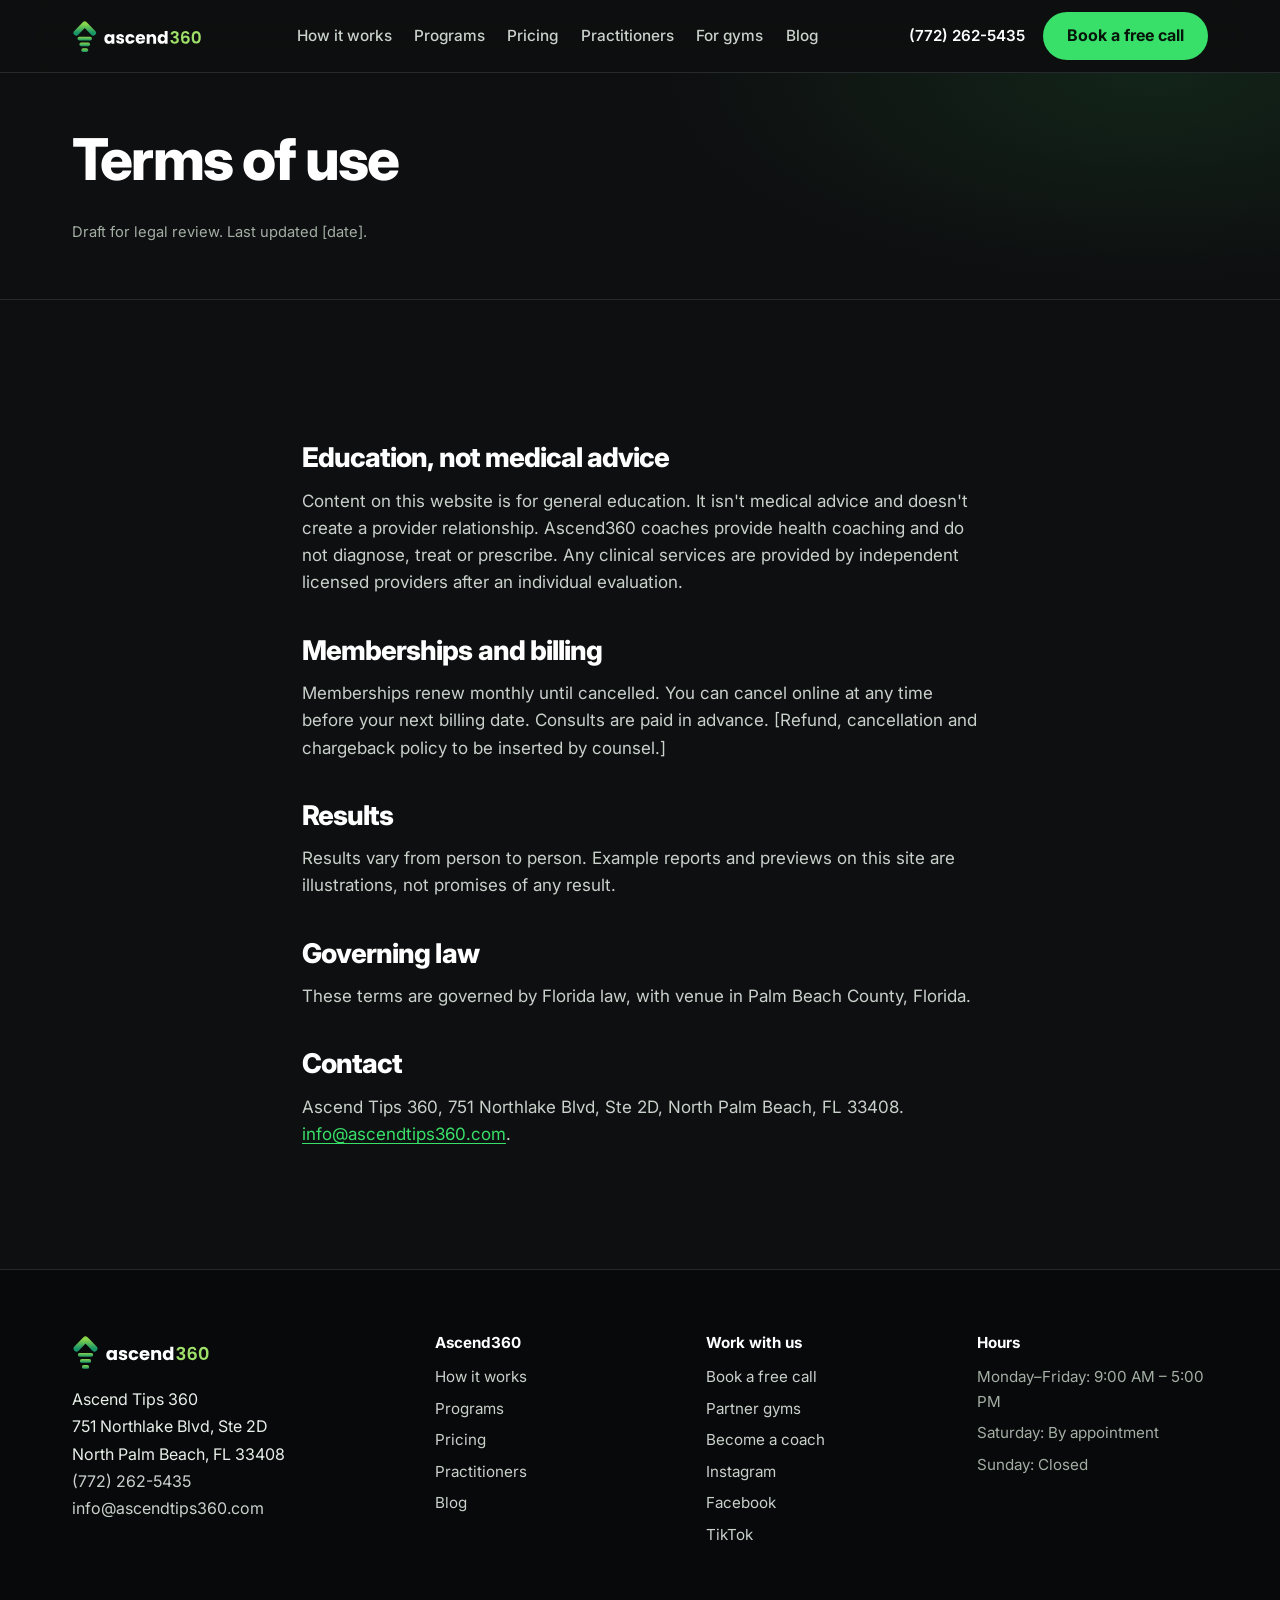
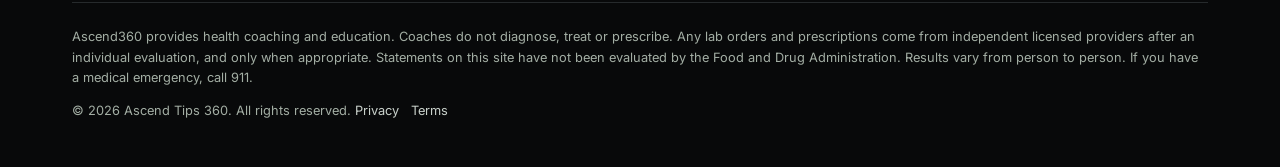
<file: terms.html>
<!doctype html>
<html lang="en">
<head>
<meta charset="utf-8">
<meta name="viewport" content="width=device-width, initial-scale=1">
<title>Terms of Use | Ascend Tips 360</title>
<meta name="description" content="Terms of use for the Ascend Tips 360 website and Ascend360 memberships.">
<link rel="canonical" href="https://www.ascendtips360.com/terms.html">

<meta property="og:type" content="website">
<meta property="og:site_name" content="Ascend Tips 360">
<meta property="og:title" content="Terms of Use | Ascend Tips 360">
<meta property="og:description" content="Terms of use for the Ascend Tips 360 website and Ascend360 memberships.">
<meta property="og:url" content="https://www.ascendtips360.com/terms.html">
<meta property="og:image" content="https://www.ascendtips360.com/og-image.png">
<meta name="twitter:card" content="summary_large_image">
<meta name="theme-color" content="#0e0f10">
<meta name="geo.region" content="US-FL">
<meta name="geo.placename" content="North Palm Beach">
<link rel="icon" href="[data-uri]" type="image/svg+xml">
<link rel="icon" href="favicon-32.png" sizes="32x32">
<link rel="apple-touch-icon" href="apple-touch-icon.png">
<link rel="preconnect" href="https://fonts.googleapis.com">
<link rel="preconnect" href="https://fonts.gstatic.com" crossorigin>
<link href="https://fonts.googleapis.com/css2?family=Inter:wght@400;500;600;700;800&display=swap" rel="stylesheet">
<style>/* Ascend Tips 360 — public site, Stitch "Ascend High Performance" system */
:root{
  --bg:#0e0f10;--bg-2:#121416;--panel:#191b1d;--panel-2:#1f2224;--line:#262a2c;--line-2:#323739;
  --text:#e0e3e5;--muted:#a3aea4;--green:#38e06a;--kinetic:#2fb457;--green-soft:rgba(56,224,106,.12);
  --amber:#f2b860;--red:#ff8a7a;
  --r:16px;--r-lg:24px;--pill:999px;--max:1200px;
  --font:"Inter",system-ui,-apple-system,"Segoe UI",sans-serif;
}
*,*::before,*::after{box-sizing:border-box}
html{-webkit-text-size-adjust:100%;scroll-behavior:smooth}
@media (prefers-reduced-motion:reduce){html{scroll-behavior:auto}*{transition:none!important;animation:none!important}}
body{margin:0;background:var(--bg);color:var(--text);font:400 1.0625rem/1.6 var(--font);-webkit-font-smoothing:antialiased}
img,svg{max-width:100%;display:block}
a{color:var(--green);text-underline-offset:3px}
a:hover{color:#7dfc95}
:focus-visible{outline:3px solid var(--green);outline-offset:3px;border-radius:6px}
.skip{position:absolute;left:-999px;top:0;background:var(--green);color:#000;padding:.6rem 1rem;z-index:100}
.skip:focus{left:1rem;top:1rem}
.wrap{max-width:var(--max);margin:0 auto;padding:0 1.25rem}
@media (min-width:760px){.wrap{padding:0 2rem}}
h1,h2,h3{font-weight:800;line-height:1.05;letter-spacing:-.035em;margin:0 0 .55em;color:#fff}
h1{font-size:clamp(2.5rem,6vw,4.6rem)}
h2{font-size:clamp(1.9rem,3.8vw,3rem)}
h3{font-size:1.25rem;letter-spacing:-.02em;line-height:1.2;font-weight:700}
p{margin:0 0 1em;max-width:66ch}
.lead{font-size:1.2rem;color:var(--muted);max-width:56ch}
.small{font-size:.92rem;color:var(--muted)}
.fine{font-size:.8rem;color:var(--muted);max-width:80ch}
.g{color:var(--green)}

.btn{display:inline-flex;align-items:center;justify-content:center;gap:.5rem;min-height:48px;padding:.75rem 1.45rem;border-radius:var(--pill);font:700 1rem/1.1 var(--font);text-decoration:none;border:1.5px solid transparent;cursor:pointer;transition:background .15s,border-color .15s,color .15s}
.btn-primary,.btn-lime{background:var(--green);color:#06140a}
.btn-primary:hover,.btn-lime:hover{background:#5cfd83;color:#06140a}
.btn-ghost,.btn-ghost-light{border-color:var(--line-2);color:#fff;background:transparent}
.btn-ghost:hover,.btn-ghost-light:hover{border-color:var(--green);color:var(--green)}
.actions{display:flex;flex-wrap:wrap;gap:.75rem;margin-top:1.5rem}

/* header */
.site-header{position:sticky;top:0;z-index:50;background:rgba(14,15,16,.8);backdrop-filter:blur(20px);-webkit-backdrop-filter:blur(20px);border-bottom:1px solid var(--line)}
.site-header .wrap{display:flex;align-items:center;justify-content:space-between;gap:1rem;min-height:72px}
.brand img{height:34px;width:auto}
.nav{display:none}
.nav ul{list-style:none;display:flex;gap:1.4rem;margin:0;padding:0}
.nav a{white-space:nowrap;color:#c9d1cb;text-decoration:none;font-weight:500;font-size:.96rem}
.nav a:hover,.nav a[aria-current="page"]{color:var(--green)}
.header-cta{display:none}
.menu-btn{display:inline-flex;align-items:center;background:none;border:1.5px solid var(--line-2);border-radius:var(--pill);padding:.5rem 1rem;font:600 .95rem var(--font);color:#fff;cursor:pointer;min-height:44px}
.mobile-nav{display:none;border-top:1px solid var(--line);background:var(--bg)}
.mobile-nav.open{display:block}
.mobile-nav ul{list-style:none;margin:0;padding:.5rem 1.25rem 1rem}
.mobile-nav li a{display:block;padding:.85rem 0;border-bottom:1px solid var(--line);color:#fff;text-decoration:none;font-weight:600;font-size:1.1rem}
.mobile-nav .btn{width:100%}
@media (min-width:1180px){
  .nav{display:block}.header-cta{display:flex;align-items:center;gap:1.1rem}.menu-btn{display:none}.mobile-nav{display:none!important}
  .header-cta .tel{color:#fff;font-weight:600;text-decoration:none;font-size:.95rem;white-space:nowrap}
  .header-cta .btn{white-space:nowrap}
}

section{padding:4.5rem 0}
@media (min-width:760px){section{padding:6.5rem 0}}
.band-white{background:var(--bg-2);border-top:1px solid var(--line);border-bottom:1px solid var(--line)}
.band-dark{background:radial-gradient(1000px 400px at 15% 0%,rgba(47,180,87,.14),transparent 60%),var(--bg)}
.section-head{max-width:740px;margin-bottom:2.75rem}

/* hero */
.hero{padding:3.5rem 0 4.5rem;background:radial-gradient(900px 500px at 85% 10%,rgba(56,224,106,.13),transparent 60%)}
@media (min-width:760px){.hero{padding:5rem 0 6rem}}
.hero-grid{display:grid;gap:3rem;align-items:center}
@media (min-width:980px){.hero-grid{grid-template-columns:1.1fr .9fr}}
.where{display:inline-flex;align-items:center;gap:.5rem;font-weight:600;color:var(--green);margin-bottom:1.2rem;font-size:.95rem;border:1px solid rgba(56,224,106,.35);background:var(--green-soft);padding:.35rem .85rem;border-radius:var(--pill)}
.where::before{content:"";width:7px;height:7px;border-radius:50%;background:var(--green)}
.hero h1{max-width:13ch}
.proof{display:flex;flex-wrap:wrap;gap:1.5rem 2.5rem;margin-top:2.2rem;padding-top:1.5rem;border-top:1px solid var(--line)}
.proof div{font-size:.9rem;color:var(--muted)}
.proof b{display:block;color:#fff;font-size:1.5rem;letter-spacing:-.03em}

/* ---------- app mock components ---------- */
.phone{width:min(330px,100%);margin:0 auto;aspect-ratio:9/19;background:#101416;border-radius:44px;border:9px solid #23282a;padding:1.15rem .95rem .8rem;color:#e0e3e5;font-size:.8rem;display:flex;flex-direction:column;gap:.6rem;box-shadow:0 50px 90px -40px rgba(56,224,106,.35),0 0 0 1px #000;overflow:hidden;position:relative}
.phone::before{content:"";position:absolute;top:8px;left:50%;transform:translateX(-50%);width:90px;height:22px;background:#000;border-radius:20px}
.ph-top{display:flex;justify-content:space-between;align-items:center;font-weight:700;color:#fff;margin-top:1.2rem}
.ph-top i{width:8px;height:8px;border-radius:50%;background:var(--green);display:inline-block}
.ph-title{font-size:1.25rem;font-weight:800;letter-spacing:-.03em;color:#fff;line-height:1.1}
.ph-sub{color:var(--muted);font-size:.72rem;margin-top:-.35rem}
.ph-card{background:#191b1d;border:1px solid #262a2c;border-radius:14px;padding:.75rem}
.ph-card.hl{border-color:rgba(56,224,106,.45);background:linear-gradient(180deg,rgba(56,224,106,.1),#191b1d)}
.ph-row{display:flex;justify-content:space-between;align-items:center;gap:.5rem}
.ph-lbl{font-size:.62rem;font-weight:700;letter-spacing:.06em;color:var(--muted)}
.ph-big{font-size:1.8rem;font-weight:800;color:var(--green);line-height:1;letter-spacing:-.04em}
.ph-ring{--p:78;width:58px;height:58px;border-radius:50%;background:conic-gradient(var(--green) calc(var(--p)*1%),#262a2c 0);display:grid;place-items:center;flex:none}
.ph-ring::after{content:"";width:44px;height:44px;border-radius:50%;background:#191b1d}
.ph-pill{background:var(--green);color:#06140a;font-weight:800;border-radius:999px;padding:.3rem .8rem;font-size:.7rem}
.ph-pill.ghost{background:transparent;color:var(--green);border:1px solid rgba(56,224,106,.5)}
.ph-line{display:flex;justify-content:space-between;align-items:center;padding:.45rem 0;border-top:1px solid #262a2c}
.ph-line:first-of-type{border-top:0}
.ph-line b{color:#fff;font-weight:600}
.ph-muted{color:var(--muted)}
.ph-ok{color:var(--green);font-size:.6rem;font-weight:800;letter-spacing:.05em}
.ph-macros{display:grid;grid-template-columns:repeat(4,1fr);gap:.35rem}
.ph-macros div{background:#191b1d;border:1px solid #262a2c;border-radius:10px;padding:.45rem .3rem;text-align:center}
.ph-macros b{display:block;color:#fff;font-size:.95rem;letter-spacing:-.02em}
.ph-macros span{font-size:.55rem;color:var(--green);font-weight:700;letter-spacing:.05em}
.ph-meal{display:grid;grid-template-columns:46px 1fr;gap:.6rem;align-items:center}
.ph-meal .thumb{width:46px;height:46px;border-radius:10px;background:radial-gradient(circle at 35% 35%,#e48a5c,#7a3b22 55%,#2b3b2a 56%);}
.ph-meal .thumb.b{background:radial-gradient(circle at 60% 40%,#7fd36b,#2f6d36 55%,#3c2a1f 56%)}
.ph-meal .thumb.c{background:radial-gradient(circle at 50% 45%,#f2e3b8,#b98e4c 55%,#22301f 56%)}
.ph-slider{height:6px;border-radius:6px;background:#262a2c;position:relative;margin:.35rem 0 .1rem}
.ph-slider span{position:absolute;inset:0 auto 0 0;border-radius:6px;background:linear-gradient(90deg,var(--amber),var(--green))}
.ph-nav{margin-top:auto;display:flex;justify-content:space-between;border-top:1px solid #262a2c;padding:.55rem .2rem 0;font-size:.62rem;color:var(--muted)}
.ph-nav b{color:var(--green)}
.ph-days{display:grid;grid-template-columns:repeat(5,1fr);gap:.3rem;text-align:center;font-size:.6rem;color:var(--muted)}
.ph-days span{display:block;width:16px;height:16px;border-radius:50%;margin:.25rem auto 0;border:1.5px solid #3a4042}
.ph-days span.on{background:var(--green);border-color:var(--green)}

.phones{display:grid;gap:2.5rem}
@media (min-width:980px){.phones{grid-template-columns:repeat(3,1fr);gap:1.5rem}}
@media (max-width:979px){.phones{grid-auto-flow:column;grid-auto-columns:82%;overflow-x:auto;scroll-snap-type:x mandatory;padding-bottom:1rem;gap:1rem}.phones>figure{scroll-snap-align:center}}
.phones figure{margin:0}
.phones figcaption{margin-top:1.25rem;text-align:center}
.phones figcaption b{display:block;color:#fff;font-size:1.1rem}
.phones figcaption span{color:var(--muted);font-size:.95rem}

/* coach console mock */
.console{border:1px solid var(--line);border-radius:var(--r-lg);background:#0e0f10;overflow:hidden;box-shadow:0 60px 100px -50px rgba(56,224,106,.3);font-size:.82rem}
.console-bar{display:flex;gap:.4rem;padding:.7rem 1rem;border-bottom:1px solid var(--line);background:#121416}
.console-bar i{width:10px;height:10px;border-radius:50%;background:#2f3437}
.console-body{display:grid;grid-template-columns:1fr}
@media (min-width:900px){.console-body{grid-template-columns:200px 1fr 260px}}
.c-side{display:none;border-right:1px solid var(--line);padding:1.2rem .8rem;background:#101213}
@media (min-width:900px){.c-side{display:block}}
.c-side .c-brand{font-weight:800;color:#fff;font-size:1rem;margin:0 0 1.2rem .5rem}
.c-side .c-brand span{color:var(--green)}
.c-side ul{list-style:none;margin:0;padding:0}
.c-side li{padding:.55rem .7rem;border-radius:10px;color:var(--muted);margin-bottom:.15rem;font-weight:500}
.c-side li.on{background:var(--green-soft);color:var(--green);box-shadow:inset 3px 0 0 var(--green)}
.c-main{padding:1.3rem;display:flex;flex-direction:column;gap:1rem;min-width:0}
.c-head{display:flex;justify-content:space-between;align-items:flex-start;gap:1rem;flex-wrap:wrap}
.c-head h4{margin:0;color:#fff;font-size:1.35rem;letter-spacing:-.03em}
.c-head p{margin:0;color:var(--muted);font-size:.78rem}
.c-stats{display:grid;grid-template-columns:repeat(2,1fr);gap:.6rem}
@media (min-width:600px){.c-stats{grid-template-columns:repeat(4,1fr)}}
.c-stat{background:var(--panel);border:1px solid var(--line);border-radius:14px;padding:.8rem}
.c-stat small{color:var(--muted);display:block}
.c-stat b{font-size:1.5rem;color:#fff;letter-spacing:-.03em}
.c-stat b.g{color:var(--green)}
.c-stat em{font-style:normal;font-size:.7rem;color:var(--green)}
.c-panel{background:var(--panel);border:1px solid var(--line);border-radius:14px;padding:1rem}
.c-panel h5{margin:0 0 .7rem;color:#fff;font-size:.95rem}
.c-bars{display:grid;grid-template-columns:1fr 1fr;gap:.8rem 1.2rem}
.c-bar small{display:flex;justify-content:space-between;color:var(--muted)}
.c-bar small b{color:var(--green)}
.c-track{height:6px;border-radius:6px;background:#262a2c;margin-top:.35rem}
.c-track span{display:block;height:100%;border-radius:6px;background:var(--green)}
.c-chart{height:90px;background:linear-gradient(180deg,rgba(47,180,87,.25),transparent);clip-path:polygon(0 80%,15% 70%,30% 74%,45% 55%,60% 50%,75% 32%,90% 25%,100% 18%,100% 100%,0 100%);border-top:0}
.c-aside{border-left:1px solid var(--line);padding:1.3rem;display:none;flex-direction:column;gap:.8rem;background:#101213}
@media (min-width:900px){.c-aside{display:flex}}
.c-aside h5{margin:0;color:#fff;font-size:.95rem}
.c-chips{display:flex;flex-wrap:wrap;gap:.35rem}
.c-chips span{border:1px solid var(--line-2);border-radius:999px;padding:.25rem .6rem;font-size:.7rem;color:#c9d1cb}
.c-note{background:#0e0f10;border:1px solid var(--line);border-radius:12px;padding:.8rem;color:#c9d1cb;line-height:1.5}
.c-send{background:var(--green);color:#06140a;font-weight:800;text-align:center;border-radius:999px;padding:.7rem}
.c-flag{font-size:.72rem;color:var(--muted);border:1px dashed var(--line-2);border-radius:12px;padding:.6rem}

.coach-points{display:grid;gap:1.2rem;margin-top:2.5rem}
@media (min-width:860px){.coach-points{grid-template-columns:repeat(4,1fr)}}
.coach-points div{border-top:2px solid var(--green);padding-top:1rem}
.coach-points h3{font-size:1.1rem;margin-bottom:.3rem}
.coach-points p{color:var(--muted);font-size:.95rem;margin:0}

/* split */
.split{display:grid;gap:3rem;align-items:center}
@media (min-width:980px){.split{grid-template-columns:1fr 1fr}.split.flip>:first-child{order:2}}
.split>*,.hero-grid>*,.form-wrap>*,.visit>*{min-width:0}
.feature-list{list-style:none;margin:0;padding:0}
.feature-list li{padding:1.1rem 0;border-top:1px solid var(--line)}
.feature-list li:last-child{border-bottom:1px solid var(--line)}
.feature-list strong{display:block;color:#fff;font-size:1.1rem;margin-bottom:.15rem}
.feature-list span{color:var(--muted)}

/* lab report */
.report{background:var(--panel);border:1px solid var(--line);border-radius:var(--r);padding:1.5rem}
.report-top{display:flex;justify-content:space-between;align-items:baseline;gap:1rem;border-bottom:1px solid var(--line);padding-bottom:.9rem;margin-bottom:.3rem}
.report-top strong{color:#fff;font-size:1.1rem}
.report-top span{font-size:.75rem;color:var(--muted);border:1px solid var(--line-2);border-radius:999px;padding:.15rem .6rem}
.report table{width:100%;border-collapse:collapse;font-variant-numeric:tabular-nums}
.report th{text-align:right;font-weight:600;font-size:.8rem;color:var(--muted);padding:.6rem 0 .4rem}
.report th:first-child{text-align:left}
.report td{padding:.7rem 0;border-top:1px solid var(--line);text-align:right;font-weight:700;color:#fff}
.report td:first-child{text-align:left;font-weight:500;color:#c9d1cb}
.report td.d90{color:var(--green)}
.report .unit{font-weight:400;color:var(--muted);font-size:.75rem;margin-left:.2rem}
.report-note{font-size:.75rem;color:var(--muted);margin:.9rem 0 0}

/* timeline */
.timeline{list-style:none;margin:0;padding:0;display:grid}
@media (min-width:900px){.timeline{grid-template-columns:repeat(5,1fr);gap:.8rem}}
.timeline li{padding:1.3rem;border:1px solid var(--line);border-radius:var(--r);background:var(--panel);margin-bottom:.8rem}
@media (min-width:900px){.timeline li{margin:0}}
.timeline li.key{background:#0f1f15;border-color:rgba(56,224,106,.4)}
.timeline .day{font-size:1.6rem;font-weight:800;color:var(--green);display:block;margin-bottom:.5rem;letter-spacing:-.03em}
.timeline h3{font-size:1.05rem;margin-bottom:.3rem}
.timeline p{font-size:.92rem;margin:0;color:var(--muted)}

/* programs */
.programs{display:grid;gap:1rem}
@media (min-width:760px){.programs{grid-template-columns:1fr 1fr}}
.program{background:var(--panel);border:1px solid var(--line);border-radius:var(--r);padding:1.8rem}
.program h3{font-size:1.4rem}
.program p{color:var(--muted)}
.program ul{margin:.5rem 0 0;padding-left:1.1rem;color:#c9d1cb}
.program li{margin:.3rem 0}
.program li::marker{color:var(--green)}

/* pricing ladder */
.ladder{display:flex;flex-direction:column;gap:.9rem;align-items:flex-start}
.rung{width:100%;background:var(--panel);border:1px solid var(--line);border-radius:28px;padding:1.4rem 1.6rem;display:grid;gap:.8rem;align-items:center}
@media (min-width:860px){.rung{grid-template-columns:minmax(150px,1fr) auto minmax(0,1.6fr) auto;gap:1.5rem}.rung.r2{width:90%}.rung.r3{width:80%}}
.rung .name{font-size:1.25rem;font-weight:800;color:#fff;letter-spacing:-.02em}
.rung .price{font-size:2.2rem;font-weight:800;letter-spacing:-.04em;white-space:nowrap;color:#fff}
.rung .price small{font-size:1rem;font-weight:500;color:var(--muted);letter-spacing:0}
.rung .what{color:var(--muted);font-size:.98rem;margin:0}
.rung.featured{border-color:rgba(56,224,106,.55);background:linear-gradient(90deg,rgba(56,224,106,.12),var(--panel) 60%)}
.rung.featured .price{color:var(--green)}
.rung .btn{white-space:nowrap}
.consults{width:100%;border-collapse:collapse;background:var(--panel);border:1px solid var(--line);border-radius:var(--r);overflow:hidden;font-variant-numeric:tabular-nums}
.consults th,.consults td{text-align:left;padding:1rem 1.25rem;border-bottom:1px solid var(--line);vertical-align:top}
.consults th{font-size:.82rem;color:var(--muted);font-weight:700;background:#151719}
.consults td{color:#c9d1cb}
.consults td strong{color:#fff}
.consults td.p{font-weight:800;font-size:1.3rem;white-space:nowrap;color:var(--green)}
.consults tr:last-child td{border-bottom:0}
.table-scroll{overflow-x:auto}
@media (max-width:700px){
  .consults thead{position:absolute;left:-9999px}
  .consults,.consults tbody,.consults tr,.consults td{display:block;width:100%}
  .consults tr{padding:1.1rem 1.25rem;border-bottom:1px solid var(--line)}
  .consults td{padding:.2rem 0;border:0}
  .consults td.p{font-size:1.6rem;margin:.2rem 0 .3rem}
  .consults td .btn{margin-top:.6rem;width:100%}
}
.founding{margin-top:2rem;display:flex;flex-wrap:wrap;gap:1rem 2rem;align-items:center;justify-content:space-between;border:1px dashed rgba(56,224,106,.6);border-radius:var(--r);padding:1.25rem 1.5rem;background:var(--green-soft)}
.founding p{margin:0}

/* ageless */
.ageless-visual{display:grid;grid-template-columns:1fr 1fr;gap:.75rem}
.ageless-visual figure{margin:0;border-radius:var(--r);aspect-ratio:3/4;position:relative;display:flex;align-items:flex-end;padding:1.4rem 1.5rem;border:1px solid var(--line);background:
  linear-gradient(var(--green),var(--green)) top 14px left 14px/26px 2px no-repeat,linear-gradient(var(--green),var(--green)) top 14px left 14px/2px 26px no-repeat,
  linear-gradient(var(--green),var(--green)) top 14px right 14px/26px 2px no-repeat,linear-gradient(var(--green),var(--green)) top 14px right 14px/2px 26px no-repeat,
  linear-gradient(var(--green),var(--green)) bottom 14px left 14px/26px 2px no-repeat,linear-gradient(var(--green),var(--green)) bottom 14px left 14px/2px 26px no-repeat,
  linear-gradient(var(--green),var(--green)) bottom 14px right 14px/26px 2px no-repeat,linear-gradient(var(--green),var(--green)) bottom 14px right 14px/2px 26px no-repeat,var(--panel)}
.ageless-visual figure.after{background-color:#132a1b}
.ageless-visual figure span{position:absolute;top:50%;left:0;right:0;transform:translateY(-50%);text-align:center;color:var(--muted);font-size:.85rem;padding:0 1.5rem}
.ageless-visual figcaption{font-weight:700;color:#fff;font-size:.9rem}
.sim-tag{display:inline-block;margin-top:1rem;font-size:.82rem;font-weight:600;color:var(--amber);border:1px solid rgba(242,184,96,.4);border-radius:999px;padding:.35rem .8rem}

/* people */
.people{display:grid;gap:1.5rem}
@media (min-width:860px){.people{grid-template-columns:repeat(3,1fr)}}
.person{background:var(--panel);border:1px solid var(--line);border-radius:var(--r);padding:1.4rem}
.person .photo{aspect-ratio:4/5;border-radius:12px;background:repeating-linear-gradient(135deg,#1b1e20 0 12px,#202426 12px 24px);display:grid;place-items:center;color:var(--muted);font-size:.85rem;margin-bottom:1.1rem;text-align:center;padding:1rem}
.person .role{font-weight:600;color:var(--green);margin:-.3rem 0 .6rem}
.person p{color:var(--muted)}
.gym-points{display:grid;gap:1.5rem;margin-top:2rem}
@media (min-width:860px){.gym-points{grid-template-columns:repeat(3,1fr)}}
.gym-points div{border-top:2px solid var(--green);padding-top:1rem}
.gym-points p{color:var(--muted)}

/* faq */
.faq{max-width:820px}
.faq details{border-top:1px solid var(--line)}
.faq details:last-child{border-bottom:1px solid var(--line)}
.faq summary{cursor:pointer;list-style:none;padding:1.25rem 2.5rem 1.25rem 0;font-weight:700;font-size:1.1rem;position:relative;color:#fff}
.faq summary::-webkit-details-marker{display:none}
.faq summary::after{content:"+";position:absolute;right:.25rem;top:1rem;font-size:1.6rem;font-weight:400;color:var(--green)}
.faq details[open] summary::after{content:"−"}
.faq details p{padding-bottom:1.25rem;margin:0;color:var(--muted)}

/* visit */
.visit{display:grid;gap:2rem}
@media (min-width:900px){.visit{grid-template-columns:.9fr 1.1fr;align-items:stretch}}
.nap{font-style:normal;font-size:1.1rem;line-height:1.7;color:#c9d1cb}
.nap strong{font-size:1.35rem;display:block;margin-bottom:.3rem;color:#fff}
.map{border:1px solid var(--line);width:100%;min-height:340px;height:100%;border-radius:var(--r);filter:invert(.9) hue-rotate(180deg) grayscale(.4)}
.hours{border-collapse:collapse;margin-top:1rem;color:#c9d1cb}
.hours td{padding:.25rem 1.5rem .25rem 0}

.cta-band{background:radial-gradient(800px 300px at 80% 100%,rgba(56,224,106,.18),transparent 70%),#0f1f15;border-top:1px solid rgba(56,224,106,.25)}
.cta-band h2{max-width:18ch}
.cta-band p{color:#c9d1cb}

/* inner pages */
.page-head{padding:3.5rem 0 2.5rem;border-bottom:1px solid var(--line);background:radial-gradient(700px 300px at 90% 0%,rgba(56,224,106,.1),transparent 70%)}
.page-head h1{font-size:clamp(2.2rem,5vw,3.6rem);max-width:18ch}
.prose{max-width:740px}
.prose h2{font-size:1.7rem;margin-top:2.5rem}
.prose p,.prose li{color:#c9d1cb}
.prose ul,.prose ol{padding-left:1.2rem}
.prose li{margin:.35rem 0}
.steps{list-style:none;padding:0;margin:0;counter-reset:s}
.steps li{counter-increment:s;display:grid;grid-template-columns:3rem 1fr;gap:1rem;padding:1.5rem 0;border-top:1px solid var(--line)}
.steps li::before{content:counter(s);font-size:1.9rem;font-weight:800;color:var(--green);line-height:1}
.steps h3{margin-bottom:.3rem}
.steps p{margin:0;color:var(--muted)}

/* forms */
.form-wrap{display:grid;gap:3rem}
@media (min-width:960px){.form-wrap{grid-template-columns:1.1fr .9fr}}
form.lead-form{background:var(--panel);border:1px solid var(--line);border-radius:var(--r);padding:1.75rem}
.field{display:flex;flex-direction:column;gap:.35rem;margin-bottom:1.1rem}
.field label{font-weight:600;font-size:.95rem;color:#fff}
.field .hint{font-size:.82rem;color:var(--muted);font-weight:400}
.field input,.field select,.field textarea{font:inherit;font-size:1rem;padding:.8rem .95rem;border:1px solid var(--line-2);border-radius:12px;background:#0e0f10;color:#fff;min-height:48px;width:100%;max-width:100%}
.field input:focus,.field select:focus{outline:none;border-color:var(--green);box-shadow:0 0 0 3px rgba(56,224,106,.18)}
.two{display:grid;gap:0 1rem}
@media (min-width:600px){.two{grid-template-columns:1fr 1fr}}
.check{display:flex;gap:.7rem;align-items:flex-start;font-size:.86rem;color:var(--muted);margin:.5rem 0 1.25rem}
.check input{width:20px;height:20px;margin-top:.15rem;flex:none;accent-color:var(--green)}
.notice{background:rgba(242,184,96,.08);border:1px solid rgba(242,184,96,.35);padding:.8rem 1rem;border-radius:12px;font-size:.9rem;margin-bottom:1.25rem;color:#f3d9ae}
.hidden{position:absolute!important;left:-9999px}

/* footer */
.site-footer{background:#08090a;color:var(--muted);padding:4rem 0 2rem;font-size:.95rem;border-top:1px solid var(--line)}
.site-footer a{color:#c9d1cb;text-decoration:none}
.site-footer a:hover{color:var(--green)}
.foot-grid{display:grid;gap:2.5rem}
@media (min-width:860px){.foot-grid{grid-template-columns:1.4fr 1fr 1fr 1fr}}
.foot-grid h3{font-size:.95rem;color:#fff;margin-bottom:.8rem;letter-spacing:0}
.foot-grid ul{list-style:none;margin:0;padding:0}
.foot-grid li{margin:.45rem 0}
.foot-logo img{height:36px;width:auto;margin-bottom:1rem}
.foot-legal{border-top:1px solid var(--line);margin-top:3rem;padding-top:1.5rem;font-size:.8rem;line-height:1.6}
.foot-legal p{max-width:none}

.mobile-bar{position:fixed;bottom:0;left:0;right:0;z-index:40;display:grid;grid-template-columns:1fr 1.4fr;gap:.5rem;padding:.6rem .75rem calc(.6rem + env(safe-area-inset-bottom));background:rgba(14,15,16,.9);backdrop-filter:blur(20px);-webkit-backdrop-filter:blur(20px);border-top:1px solid var(--line)}
.mobile-bar .btn{min-height:46px;padding:.6rem .8rem;font-size:.95rem}
body{padding-bottom:76px}
@media (min-width:1180px){.mobile-bar{display:none}body{padding-bottom:0}}
.post-list{list-style:none;padding:0;margin:0}
.empty{border:1px dashed var(--line-2);border-radius:var(--r);padding:2.5rem;max-width:720px;background:var(--panel)}
.proof{flex-wrap:nowrap;gap:1.5rem}
.proof div{flex:1;min-width:0}
.phones .phone{aspect-ratio:9/17}
@media (max-width:520px){.proof{flex-wrap:wrap}.proof div{flex:1 1 40%}}
.panel-tabs{display:flex;gap:.4rem;margin:.9rem 0 .4rem;background:#0e0f10;border:1px solid var(--line);border-radius:999px;padding:.25rem;width:max-content;max-width:100%}
.panel-tabs button{font:600 .88rem var(--font);color:var(--muted);background:transparent;border:0;border-radius:999px;padding:.5rem 1rem;cursor:pointer;min-height:38px}
.panel-tabs button[aria-selected="true"]{background:var(--green);color:#06140a}
</style>
<script type="application/ld+json">{"@context": "https://schema.org", "@type": "HealthAndBeautyBusiness", "@id": "https://www.ascendtips360.com/#business", "name": "Ascend Tips 360", "alternateName": "Ascend360", "url": "https://www.ascendtips360.com/", "logo": "https://www.ascendtips360.com/icon-512.png", "image": "https://www.ascendtips360.com/og-image.png", "telephone": "+17722625435", "email": "info@ascendtips360.com", "priceRange": "$$", "address": {"@type": "PostalAddress", "streetAddress": "751 Northlake Blvd, Ste 2D", "addressLocality": "North Palm Beach", "addressRegion": "FL", "postalCode": "33408", "addressCountry": "US"}, "areaServed": ["North Palm Beach", "Palm Beach Gardens", "Juno Beach", "Jupiter", "Tequesta", "Lake Park", "Riviera Beach", "Singer Island", "West Palm Beach", "Palm Beach County"], "openingHoursSpecification": [{"@type": "OpeningHoursSpecification", "dayOfWeek": ["Monday", "Tuesday", "Wednesday", "Thursday", "Friday"], "opens": "09:00", "closes": "17:00"}], "sameAs": ["https://www.facebook.com/ascendtips360", "https://www.instagram.com/ascendtips360", "https://www.tiktok.com/@ascendtips360"]}</script>
<!-- Google Analytics 4: paste your GA4 tag here once created (see README). Do NOT add Meta/TikTok pixels to book.html. -->
</head>
<body>
<a class="skip" href="#main">Skip to content</a>
<header class="site-header">
  <div class="wrap">
    <a class="brand" href="index.html" aria-label="Ascend Tips 360 home"><img src="[data-uri]" alt="Ascend360" width="160" height="41"></a>
    <nav class="nav" aria-label="Main"><ul><li><a href="how-it-works.html">How it works</a></li><li><a href="programs.html">Programs</a></li><li><a href="pricing.html">Pricing</a></li><li><a href="practitioners.html">Practitioners</a></li><li><a href="gyms.html">For gyms</a></li><li><a href="blog.html">Blog</a></li></ul></nav>
    <div class="header-cta">
      <a class="tel" href="tel:+17722625435">(772) 262-5435</a>
      <a class="btn btn-primary" href="book.html">Book a free call</a>
    </div>
    <button class="menu-btn" aria-expanded="false" aria-controls="mobile-nav">Menu</button>
  </div>
  <div class="mobile-nav" id="mobile-nav">
    <ul><li><a href="how-it-works.html">How it works</a></li><li><a href="programs.html">Programs</a></li><li><a href="pricing.html">Pricing</a></li><li><a href="practitioners.html">Practitioners</a></li><li><a href="gyms.html">For gyms</a></li><li><a href="blog.html">Blog</a></li></ul>
    <div class="wrap" style="padding-bottom:1.25rem"><a class="btn btn-primary" href="book.html">Book a free 15-min call</a></div>
  </div>
</header>
<main id="main">

<div class="page-head"><div class="wrap"><h1>Terms of use</h1><p class="small">Draft for legal review. Last updated [date].</p></div></div>
<section><div class="wrap prose">
  <h2>Education, not medical advice</h2>
  <p>Content on this website is for general education. It isn't medical advice and doesn't create a provider relationship. Ascend360 coaches provide health coaching and do not diagnose, treat or prescribe. Any clinical services are provided by independent licensed providers after an individual evaluation.</p>
  <h2>Memberships and billing</h2>
  <p>Memberships renew monthly until cancelled. You can cancel online at any time before your next billing date. Consults are paid in advance. [Refund, cancellation and chargeback policy to be inserted by counsel.]</p>
  <h2>Results</h2>
  <p>Results vary from person to person. Example reports and previews on this site are illustrations, not promises of any result.</p>
  <h2>Governing law</h2>
  <p>These terms are governed by Florida law, with venue in Palm Beach County, Florida.</p>
  <h2>Contact</h2>
  <p>Ascend Tips 360, 751 Northlake Blvd, Ste 2D, North Palm Beach, FL 33408. <a href="mailto:info@ascendtips360.com">info@ascendtips360.com</a>.</p>
</div></section>
</main>
<footer class="site-footer">
  <div class="wrap">
    <div class="foot-grid">
      <div>
        <div class="foot-logo"><img src="[data-uri]" alt="Ascend360" width="160" height="41"></div>
        <address class="nap" style="font-size:1rem;color:#e7efe9">
          Ascend Tips 360<br>751 Northlake Blvd, Ste 2D<br>North Palm Beach, FL 33408<br>
          <a href="tel:+17722625435">(772) 262-5435</a><br>
          <a href="mailto:info@ascendtips360.com">info@ascendtips360.com</a>
        </address>
      </div>
      <div>
        <h3>Ascend360</h3>
        <ul>
          <li><a href="how-it-works.html">How it works</a></li>
          <li><a href="programs.html">Programs</a></li>
          <li><a href="pricing.html">Pricing</a></li>
          <li><a href="practitioners.html">Practitioners</a></li>
          <li><a href="blog.html">Blog</a></li>
        </ul>
      </div>
      <div>
        <h3>Work with us</h3>
        <ul>
          <li><a href="book.html">Book a free call</a></li>
          <li><a href="gyms.html">Partner gyms</a></li>
          <li><a href="book.html?interest=careers">Become a coach</a></li>
          <li><a href="https://www.instagram.com/ascendtips360" rel="noopener">Instagram</a></li>
          <li><a href="https://www.facebook.com/ascendtips360" rel="noopener">Facebook</a></li>
          <li><a href="https://www.tiktok.com/@ascendtips360" rel="noopener">TikTok</a></li>
        </ul>
      </div>
      <div>
        <h3>Hours</h3>
        <ul><li>Monday–Friday: 9:00 AM – 5:00 PM</li><li>Saturday: By appointment</li><li>Sunday: Closed</li></ul>
      </div>
    </div>
    <div class="foot-legal">
      <p>Ascend360 provides health coaching and education. Coaches do not diagnose, treat or prescribe. Any lab orders and prescriptions come from independent licensed providers after an individual evaluation, and only when appropriate. Statements on this site have not been evaluated by the Food and Drug Administration. Results vary from person to person. If you have a medical emergency, call 911.</p>
      <p>&copy; 2026 Ascend Tips 360. All rights reserved. <a href="privacy.html">Privacy</a> &nbsp; <a href="terms.html">Terms</a></p>
    </div>
  </div>
</footer>
<div class="mobile-bar">
  <a class="btn btn-ghost" href="tel:+17722625435">Call</a>
  <a class="btn btn-primary" href="book.html">Book free call</a>
</div>
<script>// Mobile menu
(function(){
  var btn=document.querySelector('.menu-btn'), nav=document.getElementById('mobile-nav');
  if(btn&&nav){btn.addEventListener('click',function(){
    var open=nav.classList.toggle('open');btn.setAttribute('aria-expanded',open?'true':'false');btn.textContent=open?'Close':'Menu';
  });}
})();
// Rep attribution: ?rep=CODE on any page is remembered for 60 days and added to the booking form
(function(){
  var KEY='a360_rep',params=new URLSearchParams(location.search),rep=params.get('rep');
  try{
    if(rep){localStorage.setItem(KEY,JSON.stringify({code:rep.slice(0,40),t:Date.now()}));}
    var saved=JSON.parse(localStorage.getItem(KEY)||'null');
    if(saved&&Date.now()-saved.t>60*864e5){localStorage.removeItem(KEY);saved=null;}
    var f=document.getElementById('f-rep');if(f&&saved&&!f.value)f.value=saved.code;
    if(!sessionStorage.getItem('a360_landing'))sessionStorage.setItem('a360_landing',location.pathname+location.search);
    var l=document.getElementById('f-landing');if(l)l.value=sessionStorage.getItem('a360_landing')||'';
  }catch(e){}
  // Preselect interest from ?interest=
  var i=params.get('interest'),sel=document.getElementById('f-interest');
  if(i&&sel){for(var k=0;k<sel.options.length;k++){if(sel.options[k].value===i){sel.selectedIndex=k;break;}}}
})();
// Hormone panel tabs
(function(){
  var tabs=document.querySelectorAll('.panel-tabs [role="tab"]');
  tabs.forEach(function(t){t.addEventListener('click',function(){
    tabs.forEach(function(o){var on=o===t;o.setAttribute('aria-selected',on?'true':'false');document.getElementById(o.getAttribute('aria-controls')).hidden=!on;});
  });});
})();
</script>
</body>
</html>
</file>
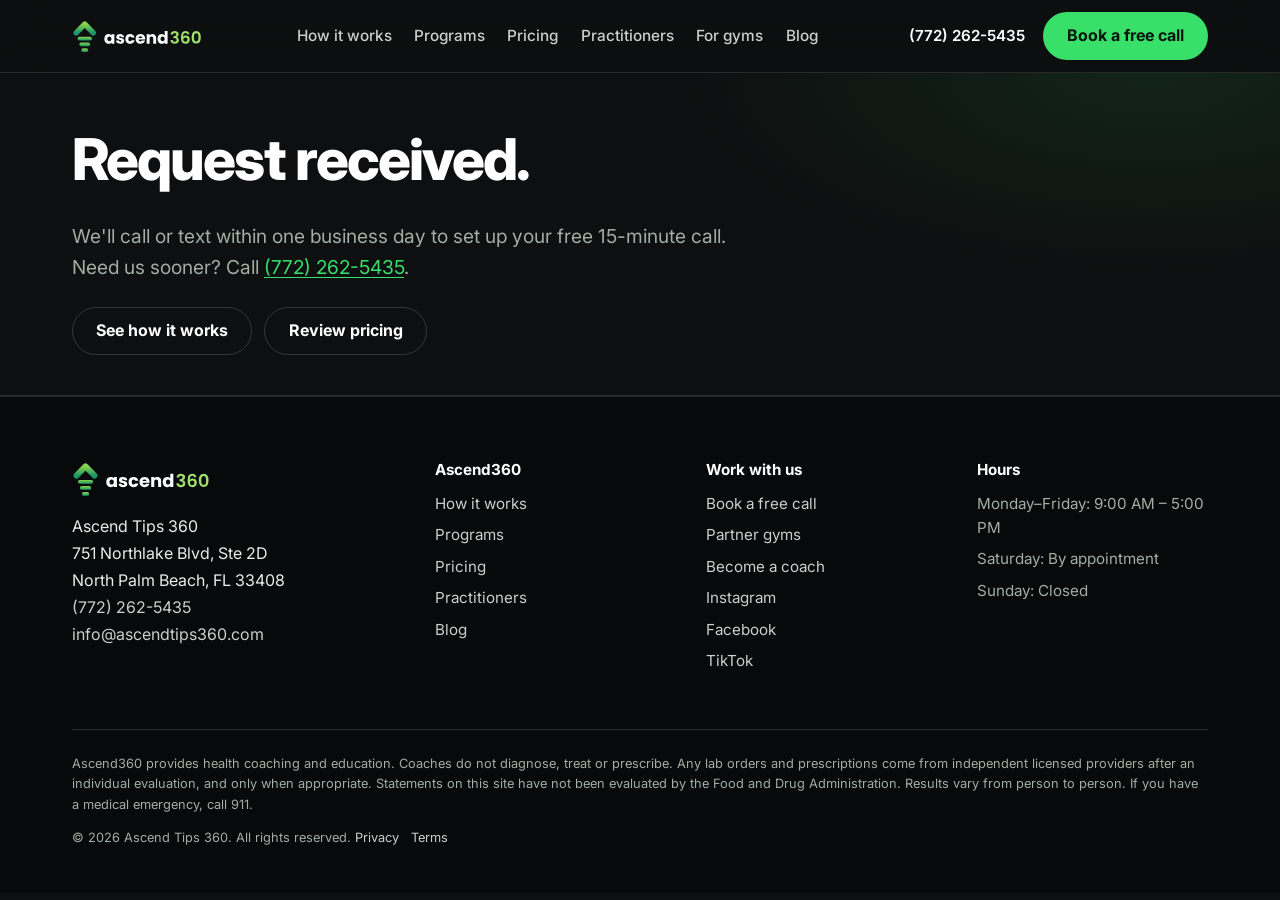
<file: thank-you.html>
<!doctype html>
<html lang="en">
<head>
<meta charset="utf-8">
<meta name="viewport" content="width=device-width, initial-scale=1">
<title>Thanks | Ascend Tips 360</title>
<meta name="description" content="Your request was received.">
<link rel="canonical" href="https://www.ascendtips360.com/thank-you.html">
<meta name="robots" content="noindex,follow">
<meta property="og:type" content="website">
<meta property="og:site_name" content="Ascend Tips 360">
<meta property="og:title" content="Thanks | Ascend Tips 360">
<meta property="og:description" content="Your request was received.">
<meta property="og:url" content="https://www.ascendtips360.com/thank-you.html">
<meta property="og:image" content="https://www.ascendtips360.com/og-image.png">
<meta name="twitter:card" content="summary_large_image">
<meta name="theme-color" content="#0e0f10">
<meta name="geo.region" content="US-FL">
<meta name="geo.placename" content="North Palm Beach">
<link rel="icon" href="[data-uri]" type="image/svg+xml">
<link rel="icon" href="favicon-32.png" sizes="32x32">
<link rel="apple-touch-icon" href="apple-touch-icon.png">
<link rel="preconnect" href="https://fonts.googleapis.com">
<link rel="preconnect" href="https://fonts.gstatic.com" crossorigin>
<link href="https://fonts.googleapis.com/css2?family=Inter:wght@400;500;600;700;800&display=swap" rel="stylesheet">
<style>/* Ascend Tips 360 — public site, Stitch "Ascend High Performance" system */
:root{
  --bg:#0e0f10;--bg-2:#121416;--panel:#191b1d;--panel-2:#1f2224;--line:#262a2c;--line-2:#323739;
  --text:#e0e3e5;--muted:#a3aea4;--green:#38e06a;--kinetic:#2fb457;--green-soft:rgba(56,224,106,.12);
  --amber:#f2b860;--red:#ff8a7a;
  --r:16px;--r-lg:24px;--pill:999px;--max:1200px;
  --font:"Inter",system-ui,-apple-system,"Segoe UI",sans-serif;
}
*,*::before,*::after{box-sizing:border-box}
html{-webkit-text-size-adjust:100%;scroll-behavior:smooth}
@media (prefers-reduced-motion:reduce){html{scroll-behavior:auto}*{transition:none!important;animation:none!important}}
body{margin:0;background:var(--bg);color:var(--text);font:400 1.0625rem/1.6 var(--font);-webkit-font-smoothing:antialiased}
img,svg{max-width:100%;display:block}
a{color:var(--green);text-underline-offset:3px}
a:hover{color:#7dfc95}
:focus-visible{outline:3px solid var(--green);outline-offset:3px;border-radius:6px}
.skip{position:absolute;left:-999px;top:0;background:var(--green);color:#000;padding:.6rem 1rem;z-index:100}
.skip:focus{left:1rem;top:1rem}
.wrap{max-width:var(--max);margin:0 auto;padding:0 1.25rem}
@media (min-width:760px){.wrap{padding:0 2rem}}
h1,h2,h3{font-weight:800;line-height:1.05;letter-spacing:-.035em;margin:0 0 .55em;color:#fff}
h1{font-size:clamp(2.5rem,6vw,4.6rem)}
h2{font-size:clamp(1.9rem,3.8vw,3rem)}
h3{font-size:1.25rem;letter-spacing:-.02em;line-height:1.2;font-weight:700}
p{margin:0 0 1em;max-width:66ch}
.lead{font-size:1.2rem;color:var(--muted);max-width:56ch}
.small{font-size:.92rem;color:var(--muted)}
.fine{font-size:.8rem;color:var(--muted);max-width:80ch}
.g{color:var(--green)}

.btn{display:inline-flex;align-items:center;justify-content:center;gap:.5rem;min-height:48px;padding:.75rem 1.45rem;border-radius:var(--pill);font:700 1rem/1.1 var(--font);text-decoration:none;border:1.5px solid transparent;cursor:pointer;transition:background .15s,border-color .15s,color .15s}
.btn-primary,.btn-lime{background:var(--green);color:#06140a}
.btn-primary:hover,.btn-lime:hover{background:#5cfd83;color:#06140a}
.btn-ghost,.btn-ghost-light{border-color:var(--line-2);color:#fff;background:transparent}
.btn-ghost:hover,.btn-ghost-light:hover{border-color:var(--green);color:var(--green)}
.actions{display:flex;flex-wrap:wrap;gap:.75rem;margin-top:1.5rem}

/* header */
.site-header{position:sticky;top:0;z-index:50;background:rgba(14,15,16,.8);backdrop-filter:blur(20px);-webkit-backdrop-filter:blur(20px);border-bottom:1px solid var(--line)}
.site-header .wrap{display:flex;align-items:center;justify-content:space-between;gap:1rem;min-height:72px}
.brand img{height:34px;width:auto}
.nav{display:none}
.nav ul{list-style:none;display:flex;gap:1.4rem;margin:0;padding:0}
.nav a{white-space:nowrap;color:#c9d1cb;text-decoration:none;font-weight:500;font-size:.96rem}
.nav a:hover,.nav a[aria-current="page"]{color:var(--green)}
.header-cta{display:none}
.menu-btn{display:inline-flex;align-items:center;background:none;border:1.5px solid var(--line-2);border-radius:var(--pill);padding:.5rem 1rem;font:600 .95rem var(--font);color:#fff;cursor:pointer;min-height:44px}
.mobile-nav{display:none;border-top:1px solid var(--line);background:var(--bg)}
.mobile-nav.open{display:block}
.mobile-nav ul{list-style:none;margin:0;padding:.5rem 1.25rem 1rem}
.mobile-nav li a{display:block;padding:.85rem 0;border-bottom:1px solid var(--line);color:#fff;text-decoration:none;font-weight:600;font-size:1.1rem}
.mobile-nav .btn{width:100%}
@media (min-width:1180px){
  .nav{display:block}.header-cta{display:flex;align-items:center;gap:1.1rem}.menu-btn{display:none}.mobile-nav{display:none!important}
  .header-cta .tel{color:#fff;font-weight:600;text-decoration:none;font-size:.95rem;white-space:nowrap}
  .header-cta .btn{white-space:nowrap}
}

section{padding:4.5rem 0}
@media (min-width:760px){section{padding:6.5rem 0}}
.band-white{background:var(--bg-2);border-top:1px solid var(--line);border-bottom:1px solid var(--line)}
.band-dark{background:radial-gradient(1000px 400px at 15% 0%,rgba(47,180,87,.14),transparent 60%),var(--bg)}
.section-head{max-width:740px;margin-bottom:2.75rem}

/* hero */
.hero{padding:3.5rem 0 4.5rem;background:radial-gradient(900px 500px at 85% 10%,rgba(56,224,106,.13),transparent 60%)}
@media (min-width:760px){.hero{padding:5rem 0 6rem}}
.hero-grid{display:grid;gap:3rem;align-items:center}
@media (min-width:980px){.hero-grid{grid-template-columns:1.1fr .9fr}}
.where{display:inline-flex;align-items:center;gap:.5rem;font-weight:600;color:var(--green);margin-bottom:1.2rem;font-size:.95rem;border:1px solid rgba(56,224,106,.35);background:var(--green-soft);padding:.35rem .85rem;border-radius:var(--pill)}
.where::before{content:"";width:7px;height:7px;border-radius:50%;background:var(--green)}
.hero h1{max-width:13ch}
.proof{display:flex;flex-wrap:wrap;gap:1.5rem 2.5rem;margin-top:2.2rem;padding-top:1.5rem;border-top:1px solid var(--line)}
.proof div{font-size:.9rem;color:var(--muted)}
.proof b{display:block;color:#fff;font-size:1.5rem;letter-spacing:-.03em}

/* ---------- app mock components ---------- */
.phone{width:min(330px,100%);margin:0 auto;aspect-ratio:9/19;background:#101416;border-radius:44px;border:9px solid #23282a;padding:1.15rem .95rem .8rem;color:#e0e3e5;font-size:.8rem;display:flex;flex-direction:column;gap:.6rem;box-shadow:0 50px 90px -40px rgba(56,224,106,.35),0 0 0 1px #000;overflow:hidden;position:relative}
.phone::before{content:"";position:absolute;top:8px;left:50%;transform:translateX(-50%);width:90px;height:22px;background:#000;border-radius:20px}
.ph-top{display:flex;justify-content:space-between;align-items:center;font-weight:700;color:#fff;margin-top:1.2rem}
.ph-top i{width:8px;height:8px;border-radius:50%;background:var(--green);display:inline-block}
.ph-title{font-size:1.25rem;font-weight:800;letter-spacing:-.03em;color:#fff;line-height:1.1}
.ph-sub{color:var(--muted);font-size:.72rem;margin-top:-.35rem}
.ph-card{background:#191b1d;border:1px solid #262a2c;border-radius:14px;padding:.75rem}
.ph-card.hl{border-color:rgba(56,224,106,.45);background:linear-gradient(180deg,rgba(56,224,106,.1),#191b1d)}
.ph-row{display:flex;justify-content:space-between;align-items:center;gap:.5rem}
.ph-lbl{font-size:.62rem;font-weight:700;letter-spacing:.06em;color:var(--muted)}
.ph-big{font-size:1.8rem;font-weight:800;color:var(--green);line-height:1;letter-spacing:-.04em}
.ph-ring{--p:78;width:58px;height:58px;border-radius:50%;background:conic-gradient(var(--green) calc(var(--p)*1%),#262a2c 0);display:grid;place-items:center;flex:none}
.ph-ring::after{content:"";width:44px;height:44px;border-radius:50%;background:#191b1d}
.ph-pill{background:var(--green);color:#06140a;font-weight:800;border-radius:999px;padding:.3rem .8rem;font-size:.7rem}
.ph-pill.ghost{background:transparent;color:var(--green);border:1px solid rgba(56,224,106,.5)}
.ph-line{display:flex;justify-content:space-between;align-items:center;padding:.45rem 0;border-top:1px solid #262a2c}
.ph-line:first-of-type{border-top:0}
.ph-line b{color:#fff;font-weight:600}
.ph-muted{color:var(--muted)}
.ph-ok{color:var(--green);font-size:.6rem;font-weight:800;letter-spacing:.05em}
.ph-macros{display:grid;grid-template-columns:repeat(4,1fr);gap:.35rem}
.ph-macros div{background:#191b1d;border:1px solid #262a2c;border-radius:10px;padding:.45rem .3rem;text-align:center}
.ph-macros b{display:block;color:#fff;font-size:.95rem;letter-spacing:-.02em}
.ph-macros span{font-size:.55rem;color:var(--green);font-weight:700;letter-spacing:.05em}
.ph-meal{display:grid;grid-template-columns:46px 1fr;gap:.6rem;align-items:center}
.ph-meal .thumb{width:46px;height:46px;border-radius:10px;background:radial-gradient(circle at 35% 35%,#e48a5c,#7a3b22 55%,#2b3b2a 56%);}
.ph-meal .thumb.b{background:radial-gradient(circle at 60% 40%,#7fd36b,#2f6d36 55%,#3c2a1f 56%)}
.ph-meal .thumb.c{background:radial-gradient(circle at 50% 45%,#f2e3b8,#b98e4c 55%,#22301f 56%)}
.ph-slider{height:6px;border-radius:6px;background:#262a2c;position:relative;margin:.35rem 0 .1rem}
.ph-slider span{position:absolute;inset:0 auto 0 0;border-radius:6px;background:linear-gradient(90deg,var(--amber),var(--green))}
.ph-nav{margin-top:auto;display:flex;justify-content:space-between;border-top:1px solid #262a2c;padding:.55rem .2rem 0;font-size:.62rem;color:var(--muted)}
.ph-nav b{color:var(--green)}
.ph-days{display:grid;grid-template-columns:repeat(5,1fr);gap:.3rem;text-align:center;font-size:.6rem;color:var(--muted)}
.ph-days span{display:block;width:16px;height:16px;border-radius:50%;margin:.25rem auto 0;border:1.5px solid #3a4042}
.ph-days span.on{background:var(--green);border-color:var(--green)}

.phones{display:grid;gap:2.5rem}
@media (min-width:980px){.phones{grid-template-columns:repeat(3,1fr);gap:1.5rem}}
@media (max-width:979px){.phones{grid-auto-flow:column;grid-auto-columns:82%;overflow-x:auto;scroll-snap-type:x mandatory;padding-bottom:1rem;gap:1rem}.phones>figure{scroll-snap-align:center}}
.phones figure{margin:0}
.phones figcaption{margin-top:1.25rem;text-align:center}
.phones figcaption b{display:block;color:#fff;font-size:1.1rem}
.phones figcaption span{color:var(--muted);font-size:.95rem}

/* coach console mock */
.console{border:1px solid var(--line);border-radius:var(--r-lg);background:#0e0f10;overflow:hidden;box-shadow:0 60px 100px -50px rgba(56,224,106,.3);font-size:.82rem}
.console-bar{display:flex;gap:.4rem;padding:.7rem 1rem;border-bottom:1px solid var(--line);background:#121416}
.console-bar i{width:10px;height:10px;border-radius:50%;background:#2f3437}
.console-body{display:grid;grid-template-columns:1fr}
@media (min-width:900px){.console-body{grid-template-columns:200px 1fr 260px}}
.c-side{display:none;border-right:1px solid var(--line);padding:1.2rem .8rem;background:#101213}
@media (min-width:900px){.c-side{display:block}}
.c-side .c-brand{font-weight:800;color:#fff;font-size:1rem;margin:0 0 1.2rem .5rem}
.c-side .c-brand span{color:var(--green)}
.c-side ul{list-style:none;margin:0;padding:0}
.c-side li{padding:.55rem .7rem;border-radius:10px;color:var(--muted);margin-bottom:.15rem;font-weight:500}
.c-side li.on{background:var(--green-soft);color:var(--green);box-shadow:inset 3px 0 0 var(--green)}
.c-main{padding:1.3rem;display:flex;flex-direction:column;gap:1rem;min-width:0}
.c-head{display:flex;justify-content:space-between;align-items:flex-start;gap:1rem;flex-wrap:wrap}
.c-head h4{margin:0;color:#fff;font-size:1.35rem;letter-spacing:-.03em}
.c-head p{margin:0;color:var(--muted);font-size:.78rem}
.c-stats{display:grid;grid-template-columns:repeat(2,1fr);gap:.6rem}
@media (min-width:600px){.c-stats{grid-template-columns:repeat(4,1fr)}}
.c-stat{background:var(--panel);border:1px solid var(--line);border-radius:14px;padding:.8rem}
.c-stat small{color:var(--muted);display:block}
.c-stat b{font-size:1.5rem;color:#fff;letter-spacing:-.03em}
.c-stat b.g{color:var(--green)}
.c-stat em{font-style:normal;font-size:.7rem;color:var(--green)}
.c-panel{background:var(--panel);border:1px solid var(--line);border-radius:14px;padding:1rem}
.c-panel h5{margin:0 0 .7rem;color:#fff;font-size:.95rem}
.c-bars{display:grid;grid-template-columns:1fr 1fr;gap:.8rem 1.2rem}
.c-bar small{display:flex;justify-content:space-between;color:var(--muted)}
.c-bar small b{color:var(--green)}
.c-track{height:6px;border-radius:6px;background:#262a2c;margin-top:.35rem}
.c-track span{display:block;height:100%;border-radius:6px;background:var(--green)}
.c-chart{height:90px;background:linear-gradient(180deg,rgba(47,180,87,.25),transparent);clip-path:polygon(0 80%,15% 70%,30% 74%,45% 55%,60% 50%,75% 32%,90% 25%,100% 18%,100% 100%,0 100%);border-top:0}
.c-aside{border-left:1px solid var(--line);padding:1.3rem;display:none;flex-direction:column;gap:.8rem;background:#101213}
@media (min-width:900px){.c-aside{display:flex}}
.c-aside h5{margin:0;color:#fff;font-size:.95rem}
.c-chips{display:flex;flex-wrap:wrap;gap:.35rem}
.c-chips span{border:1px solid var(--line-2);border-radius:999px;padding:.25rem .6rem;font-size:.7rem;color:#c9d1cb}
.c-note{background:#0e0f10;border:1px solid var(--line);border-radius:12px;padding:.8rem;color:#c9d1cb;line-height:1.5}
.c-send{background:var(--green);color:#06140a;font-weight:800;text-align:center;border-radius:999px;padding:.7rem}
.c-flag{font-size:.72rem;color:var(--muted);border:1px dashed var(--line-2);border-radius:12px;padding:.6rem}

.coach-points{display:grid;gap:1.2rem;margin-top:2.5rem}
@media (min-width:860px){.coach-points{grid-template-columns:repeat(4,1fr)}}
.coach-points div{border-top:2px solid var(--green);padding-top:1rem}
.coach-points h3{font-size:1.1rem;margin-bottom:.3rem}
.coach-points p{color:var(--muted);font-size:.95rem;margin:0}

/* split */
.split{display:grid;gap:3rem;align-items:center}
@media (min-width:980px){.split{grid-template-columns:1fr 1fr}.split.flip>:first-child{order:2}}
.split>*,.hero-grid>*,.form-wrap>*,.visit>*{min-width:0}
.feature-list{list-style:none;margin:0;padding:0}
.feature-list li{padding:1.1rem 0;border-top:1px solid var(--line)}
.feature-list li:last-child{border-bottom:1px solid var(--line)}
.feature-list strong{display:block;color:#fff;font-size:1.1rem;margin-bottom:.15rem}
.feature-list span{color:var(--muted)}

/* lab report */
.report{background:var(--panel);border:1px solid var(--line);border-radius:var(--r);padding:1.5rem}
.report-top{display:flex;justify-content:space-between;align-items:baseline;gap:1rem;border-bottom:1px solid var(--line);padding-bottom:.9rem;margin-bottom:.3rem}
.report-top strong{color:#fff;font-size:1.1rem}
.report-top span{font-size:.75rem;color:var(--muted);border:1px solid var(--line-2);border-radius:999px;padding:.15rem .6rem}
.report table{width:100%;border-collapse:collapse;font-variant-numeric:tabular-nums}
.report th{text-align:right;font-weight:600;font-size:.8rem;color:var(--muted);padding:.6rem 0 .4rem}
.report th:first-child{text-align:left}
.report td{padding:.7rem 0;border-top:1px solid var(--line);text-align:right;font-weight:700;color:#fff}
.report td:first-child{text-align:left;font-weight:500;color:#c9d1cb}
.report td.d90{color:var(--green)}
.report .unit{font-weight:400;color:var(--muted);font-size:.75rem;margin-left:.2rem}
.report-note{font-size:.75rem;color:var(--muted);margin:.9rem 0 0}

/* timeline */
.timeline{list-style:none;margin:0;padding:0;display:grid}
@media (min-width:900px){.timeline{grid-template-columns:repeat(5,1fr);gap:.8rem}}
.timeline li{padding:1.3rem;border:1px solid var(--line);border-radius:var(--r);background:var(--panel);margin-bottom:.8rem}
@media (min-width:900px){.timeline li{margin:0}}
.timeline li.key{background:#0f1f15;border-color:rgba(56,224,106,.4)}
.timeline .day{font-size:1.6rem;font-weight:800;color:var(--green);display:block;margin-bottom:.5rem;letter-spacing:-.03em}
.timeline h3{font-size:1.05rem;margin-bottom:.3rem}
.timeline p{font-size:.92rem;margin:0;color:var(--muted)}

/* programs */
.programs{display:grid;gap:1rem}
@media (min-width:760px){.programs{grid-template-columns:1fr 1fr}}
.program{background:var(--panel);border:1px solid var(--line);border-radius:var(--r);padding:1.8rem}
.program h3{font-size:1.4rem}
.program p{color:var(--muted)}
.program ul{margin:.5rem 0 0;padding-left:1.1rem;color:#c9d1cb}
.program li{margin:.3rem 0}
.program li::marker{color:var(--green)}

/* pricing ladder */
.ladder{display:flex;flex-direction:column;gap:.9rem;align-items:flex-start}
.rung{width:100%;background:var(--panel);border:1px solid var(--line);border-radius:28px;padding:1.4rem 1.6rem;display:grid;gap:.8rem;align-items:center}
@media (min-width:860px){.rung{grid-template-columns:minmax(150px,1fr) auto minmax(0,1.6fr) auto;gap:1.5rem}.rung.r2{width:90%}.rung.r3{width:80%}}
.rung .name{font-size:1.25rem;font-weight:800;color:#fff;letter-spacing:-.02em}
.rung .price{font-size:2.2rem;font-weight:800;letter-spacing:-.04em;white-space:nowrap;color:#fff}
.rung .price small{font-size:1rem;font-weight:500;color:var(--muted);letter-spacing:0}
.rung .what{color:var(--muted);font-size:.98rem;margin:0}
.rung.featured{border-color:rgba(56,224,106,.55);background:linear-gradient(90deg,rgba(56,224,106,.12),var(--panel) 60%)}
.rung.featured .price{color:var(--green)}
.rung .btn{white-space:nowrap}
.consults{width:100%;border-collapse:collapse;background:var(--panel);border:1px solid var(--line);border-radius:var(--r);overflow:hidden;font-variant-numeric:tabular-nums}
.consults th,.consults td{text-align:left;padding:1rem 1.25rem;border-bottom:1px solid var(--line);vertical-align:top}
.consults th{font-size:.82rem;color:var(--muted);font-weight:700;background:#151719}
.consults td{color:#c9d1cb}
.consults td strong{color:#fff}
.consults td.p{font-weight:800;font-size:1.3rem;white-space:nowrap;color:var(--green)}
.consults tr:last-child td{border-bottom:0}
.table-scroll{overflow-x:auto}
@media (max-width:700px){
  .consults thead{position:absolute;left:-9999px}
  .consults,.consults tbody,.consults tr,.consults td{display:block;width:100%}
  .consults tr{padding:1.1rem 1.25rem;border-bottom:1px solid var(--line)}
  .consults td{padding:.2rem 0;border:0}
  .consults td.p{font-size:1.6rem;margin:.2rem 0 .3rem}
  .consults td .btn{margin-top:.6rem;width:100%}
}
.founding{margin-top:2rem;display:flex;flex-wrap:wrap;gap:1rem 2rem;align-items:center;justify-content:space-between;border:1px dashed rgba(56,224,106,.6);border-radius:var(--r);padding:1.25rem 1.5rem;background:var(--green-soft)}
.founding p{margin:0}

/* ageless */
.ageless-visual{display:grid;grid-template-columns:1fr 1fr;gap:.75rem}
.ageless-visual figure{margin:0;border-radius:var(--r);aspect-ratio:3/4;position:relative;display:flex;align-items:flex-end;padding:1.4rem 1.5rem;border:1px solid var(--line);background:
  linear-gradient(var(--green),var(--green)) top 14px left 14px/26px 2px no-repeat,linear-gradient(var(--green),var(--green)) top 14px left 14px/2px 26px no-repeat,
  linear-gradient(var(--green),var(--green)) top 14px right 14px/26px 2px no-repeat,linear-gradient(var(--green),var(--green)) top 14px right 14px/2px 26px no-repeat,
  linear-gradient(var(--green),var(--green)) bottom 14px left 14px/26px 2px no-repeat,linear-gradient(var(--green),var(--green)) bottom 14px left 14px/2px 26px no-repeat,
  linear-gradient(var(--green),var(--green)) bottom 14px right 14px/26px 2px no-repeat,linear-gradient(var(--green),var(--green)) bottom 14px right 14px/2px 26px no-repeat,var(--panel)}
.ageless-visual figure.after{background-color:#132a1b}
.ageless-visual figure span{position:absolute;top:50%;left:0;right:0;transform:translateY(-50%);text-align:center;color:var(--muted);font-size:.85rem;padding:0 1.5rem}
.ageless-visual figcaption{font-weight:700;color:#fff;font-size:.9rem}
.sim-tag{display:inline-block;margin-top:1rem;font-size:.82rem;font-weight:600;color:var(--amber);border:1px solid rgba(242,184,96,.4);border-radius:999px;padding:.35rem .8rem}

/* people */
.people{display:grid;gap:1.5rem}
@media (min-width:860px){.people{grid-template-columns:repeat(3,1fr)}}
.person{background:var(--panel);border:1px solid var(--line);border-radius:var(--r);padding:1.4rem}
.person .photo{aspect-ratio:4/5;border-radius:12px;background:repeating-linear-gradient(135deg,#1b1e20 0 12px,#202426 12px 24px);display:grid;place-items:center;color:var(--muted);font-size:.85rem;margin-bottom:1.1rem;text-align:center;padding:1rem}
.person .role{font-weight:600;color:var(--green);margin:-.3rem 0 .6rem}
.person p{color:var(--muted)}
.gym-points{display:grid;gap:1.5rem;margin-top:2rem}
@media (min-width:860px){.gym-points{grid-template-columns:repeat(3,1fr)}}
.gym-points div{border-top:2px solid var(--green);padding-top:1rem}
.gym-points p{color:var(--muted)}

/* faq */
.faq{max-width:820px}
.faq details{border-top:1px solid var(--line)}
.faq details:last-child{border-bottom:1px solid var(--line)}
.faq summary{cursor:pointer;list-style:none;padding:1.25rem 2.5rem 1.25rem 0;font-weight:700;font-size:1.1rem;position:relative;color:#fff}
.faq summary::-webkit-details-marker{display:none}
.faq summary::after{content:"+";position:absolute;right:.25rem;top:1rem;font-size:1.6rem;font-weight:400;color:var(--green)}
.faq details[open] summary::after{content:"−"}
.faq details p{padding-bottom:1.25rem;margin:0;color:var(--muted)}

/* visit */
.visit{display:grid;gap:2rem}
@media (min-width:900px){.visit{grid-template-columns:.9fr 1.1fr;align-items:stretch}}
.nap{font-style:normal;font-size:1.1rem;line-height:1.7;color:#c9d1cb}
.nap strong{font-size:1.35rem;display:block;margin-bottom:.3rem;color:#fff}
.map{border:1px solid var(--line);width:100%;min-height:340px;height:100%;border-radius:var(--r);filter:invert(.9) hue-rotate(180deg) grayscale(.4)}
.hours{border-collapse:collapse;margin-top:1rem;color:#c9d1cb}
.hours td{padding:.25rem 1.5rem .25rem 0}

.cta-band{background:radial-gradient(800px 300px at 80% 100%,rgba(56,224,106,.18),transparent 70%),#0f1f15;border-top:1px solid rgba(56,224,106,.25)}
.cta-band h2{max-width:18ch}
.cta-band p{color:#c9d1cb}

/* inner pages */
.page-head{padding:3.5rem 0 2.5rem;border-bottom:1px solid var(--line);background:radial-gradient(700px 300px at 90% 0%,rgba(56,224,106,.1),transparent 70%)}
.page-head h1{font-size:clamp(2.2rem,5vw,3.6rem);max-width:18ch}
.prose{max-width:740px}
.prose h2{font-size:1.7rem;margin-top:2.5rem}
.prose p,.prose li{color:#c9d1cb}
.prose ul,.prose ol{padding-left:1.2rem}
.prose li{margin:.35rem 0}
.steps{list-style:none;padding:0;margin:0;counter-reset:s}
.steps li{counter-increment:s;display:grid;grid-template-columns:3rem 1fr;gap:1rem;padding:1.5rem 0;border-top:1px solid var(--line)}
.steps li::before{content:counter(s);font-size:1.9rem;font-weight:800;color:var(--green);line-height:1}
.steps h3{margin-bottom:.3rem}
.steps p{margin:0;color:var(--muted)}

/* forms */
.form-wrap{display:grid;gap:3rem}
@media (min-width:960px){.form-wrap{grid-template-columns:1.1fr .9fr}}
form.lead-form{background:var(--panel);border:1px solid var(--line);border-radius:var(--r);padding:1.75rem}
.field{display:flex;flex-direction:column;gap:.35rem;margin-bottom:1.1rem}
.field label{font-weight:600;font-size:.95rem;color:#fff}
.field .hint{font-size:.82rem;color:var(--muted);font-weight:400}
.field input,.field select,.field textarea{font:inherit;font-size:1rem;padding:.8rem .95rem;border:1px solid var(--line-2);border-radius:12px;background:#0e0f10;color:#fff;min-height:48px;width:100%;max-width:100%}
.field input:focus,.field select:focus{outline:none;border-color:var(--green);box-shadow:0 0 0 3px rgba(56,224,106,.18)}
.two{display:grid;gap:0 1rem}
@media (min-width:600px){.two{grid-template-columns:1fr 1fr}}
.check{display:flex;gap:.7rem;align-items:flex-start;font-size:.86rem;color:var(--muted);margin:.5rem 0 1.25rem}
.check input{width:20px;height:20px;margin-top:.15rem;flex:none;accent-color:var(--green)}
.notice{background:rgba(242,184,96,.08);border:1px solid rgba(242,184,96,.35);padding:.8rem 1rem;border-radius:12px;font-size:.9rem;margin-bottom:1.25rem;color:#f3d9ae}
.hidden{position:absolute!important;left:-9999px}

/* footer */
.site-footer{background:#08090a;color:var(--muted);padding:4rem 0 2rem;font-size:.95rem;border-top:1px solid var(--line)}
.site-footer a{color:#c9d1cb;text-decoration:none}
.site-footer a:hover{color:var(--green)}
.foot-grid{display:grid;gap:2.5rem}
@media (min-width:860px){.foot-grid{grid-template-columns:1.4fr 1fr 1fr 1fr}}
.foot-grid h3{font-size:.95rem;color:#fff;margin-bottom:.8rem;letter-spacing:0}
.foot-grid ul{list-style:none;margin:0;padding:0}
.foot-grid li{margin:.45rem 0}
.foot-logo img{height:36px;width:auto;margin-bottom:1rem}
.foot-legal{border-top:1px solid var(--line);margin-top:3rem;padding-top:1.5rem;font-size:.8rem;line-height:1.6}
.foot-legal p{max-width:none}

.mobile-bar{position:fixed;bottom:0;left:0;right:0;z-index:40;display:grid;grid-template-columns:1fr 1.4fr;gap:.5rem;padding:.6rem .75rem calc(.6rem + env(safe-area-inset-bottom));background:rgba(14,15,16,.9);backdrop-filter:blur(20px);-webkit-backdrop-filter:blur(20px);border-top:1px solid var(--line)}
.mobile-bar .btn{min-height:46px;padding:.6rem .8rem;font-size:.95rem}
body{padding-bottom:76px}
@media (min-width:1180px){.mobile-bar{display:none}body{padding-bottom:0}}
.post-list{list-style:none;padding:0;margin:0}
.empty{border:1px dashed var(--line-2);border-radius:var(--r);padding:2.5rem;max-width:720px;background:var(--panel)}
.proof{flex-wrap:nowrap;gap:1.5rem}
.proof div{flex:1;min-width:0}
.phones .phone{aspect-ratio:9/17}
@media (max-width:520px){.proof{flex-wrap:wrap}.proof div{flex:1 1 40%}}
.panel-tabs{display:flex;gap:.4rem;margin:.9rem 0 .4rem;background:#0e0f10;border:1px solid var(--line);border-radius:999px;padding:.25rem;width:max-content;max-width:100%}
.panel-tabs button{font:600 .88rem var(--font);color:var(--muted);background:transparent;border:0;border-radius:999px;padding:.5rem 1rem;cursor:pointer;min-height:38px}
.panel-tabs button[aria-selected="true"]{background:var(--green);color:#06140a}
</style>
<script type="application/ld+json">{"@context": "https://schema.org", "@type": "HealthAndBeautyBusiness", "@id": "https://www.ascendtips360.com/#business", "name": "Ascend Tips 360", "alternateName": "Ascend360", "url": "https://www.ascendtips360.com/", "logo": "https://www.ascendtips360.com/icon-512.png", "image": "https://www.ascendtips360.com/og-image.png", "telephone": "+17722625435", "email": "info@ascendtips360.com", "priceRange": "$$", "address": {"@type": "PostalAddress", "streetAddress": "751 Northlake Blvd, Ste 2D", "addressLocality": "North Palm Beach", "addressRegion": "FL", "postalCode": "33408", "addressCountry": "US"}, "areaServed": ["North Palm Beach", "Palm Beach Gardens", "Juno Beach", "Jupiter", "Tequesta", "Lake Park", "Riviera Beach", "Singer Island", "West Palm Beach", "Palm Beach County"], "openingHoursSpecification": [{"@type": "OpeningHoursSpecification", "dayOfWeek": ["Monday", "Tuesday", "Wednesday", "Thursday", "Friday"], "opens": "09:00", "closes": "17:00"}], "sameAs": ["https://www.facebook.com/ascendtips360", "https://www.instagram.com/ascendtips360", "https://www.tiktok.com/@ascendtips360"]}</script>
<!-- Google Analytics 4: paste your GA4 tag here once created (see README). Do NOT add Meta/TikTok pixels to book.html. -->
</head>
<body>
<a class="skip" href="#main">Skip to content</a>
<header class="site-header">
  <div class="wrap">
    <a class="brand" href="index.html" aria-label="Ascend Tips 360 home"><img src="[data-uri]" alt="Ascend360" width="160" height="41"></a>
    <nav class="nav" aria-label="Main"><ul><li><a href="how-it-works.html">How it works</a></li><li><a href="programs.html">Programs</a></li><li><a href="pricing.html">Pricing</a></li><li><a href="practitioners.html">Practitioners</a></li><li><a href="gyms.html">For gyms</a></li><li><a href="blog.html">Blog</a></li></ul></nav>
    <div class="header-cta">
      <a class="tel" href="tel:+17722625435">(772) 262-5435</a>
      <a class="btn btn-primary" href="book.html">Book a free call</a>
    </div>
    <button class="menu-btn" aria-expanded="false" aria-controls="mobile-nav">Menu</button>
  </div>
  <div class="mobile-nav" id="mobile-nav">
    <ul><li><a href="how-it-works.html">How it works</a></li><li><a href="programs.html">Programs</a></li><li><a href="pricing.html">Pricing</a></li><li><a href="practitioners.html">Practitioners</a></li><li><a href="gyms.html">For gyms</a></li><li><a href="blog.html">Blog</a></li></ul>
    <div class="wrap" style="padding-bottom:1.25rem"><a class="btn btn-primary" href="book.html">Book a free 15-min call</a></div>
  </div>
</header>
<main id="main">

<div class="page-head"><div class="wrap">
  <h1>Request received.</h1>
  <p class="lead">We'll call or text within one business day to set up your free 15-minute call. Need us sooner? Call <a href="tel:+17722625435">(772) 262-5435</a>.</p>
  <div class="actions"><a class="btn btn-ghost" href="how-it-works.html">See how it works</a><a class="btn btn-ghost" href="pricing.html">Review pricing</a></div>
</div></div>
</main>
<footer class="site-footer">
  <div class="wrap">
    <div class="foot-grid">
      <div>
        <div class="foot-logo"><img src="[data-uri]" alt="Ascend360" width="160" height="41"></div>
        <address class="nap" style="font-size:1rem;color:#e7efe9">
          Ascend Tips 360<br>751 Northlake Blvd, Ste 2D<br>North Palm Beach, FL 33408<br>
          <a href="tel:+17722625435">(772) 262-5435</a><br>
          <a href="mailto:info@ascendtips360.com">info@ascendtips360.com</a>
        </address>
      </div>
      <div>
        <h3>Ascend360</h3>
        <ul>
          <li><a href="how-it-works.html">How it works</a></li>
          <li><a href="programs.html">Programs</a></li>
          <li><a href="pricing.html">Pricing</a></li>
          <li><a href="practitioners.html">Practitioners</a></li>
          <li><a href="blog.html">Blog</a></li>
        </ul>
      </div>
      <div>
        <h3>Work with us</h3>
        <ul>
          <li><a href="book.html">Book a free call</a></li>
          <li><a href="gyms.html">Partner gyms</a></li>
          <li><a href="book.html?interest=careers">Become a coach</a></li>
          <li><a href="https://www.instagram.com/ascendtips360" rel="noopener">Instagram</a></li>
          <li><a href="https://www.facebook.com/ascendtips360" rel="noopener">Facebook</a></li>
          <li><a href="https://www.tiktok.com/@ascendtips360" rel="noopener">TikTok</a></li>
        </ul>
      </div>
      <div>
        <h3>Hours</h3>
        <ul><li>Monday–Friday: 9:00 AM – 5:00 PM</li><li>Saturday: By appointment</li><li>Sunday: Closed</li></ul>
      </div>
    </div>
    <div class="foot-legal">
      <p>Ascend360 provides health coaching and education. Coaches do not diagnose, treat or prescribe. Any lab orders and prescriptions come from independent licensed providers after an individual evaluation, and only when appropriate. Statements on this site have not been evaluated by the Food and Drug Administration. Results vary from person to person. If you have a medical emergency, call 911.</p>
      <p>&copy; 2026 Ascend Tips 360. All rights reserved. <a href="privacy.html">Privacy</a> &nbsp; <a href="terms.html">Terms</a></p>
    </div>
  </div>
</footer>
<div class="mobile-bar">
  <a class="btn btn-ghost" href="tel:+17722625435">Call</a>
  <a class="btn btn-primary" href="book.html">Book free call</a>
</div>
<script>// Mobile menu
(function(){
  var btn=document.querySelector('.menu-btn'), nav=document.getElementById('mobile-nav');
  if(btn&&nav){btn.addEventListener('click',function(){
    var open=nav.classList.toggle('open');btn.setAttribute('aria-expanded',open?'true':'false');btn.textContent=open?'Close':'Menu';
  });}
})();
// Rep attribution: ?rep=CODE on any page is remembered for 60 days and added to the booking form
(function(){
  var KEY='a360_rep',params=new URLSearchParams(location.search),rep=params.get('rep');
  try{
    if(rep){localStorage.setItem(KEY,JSON.stringify({code:rep.slice(0,40),t:Date.now()}));}
    var saved=JSON.parse(localStorage.getItem(KEY)||'null');
    if(saved&&Date.now()-saved.t>60*864e5){localStorage.removeItem(KEY);saved=null;}
    var f=document.getElementById('f-rep');if(f&&saved&&!f.value)f.value=saved.code;
    if(!sessionStorage.getItem('a360_landing'))sessionStorage.setItem('a360_landing',location.pathname+location.search);
    var l=document.getElementById('f-landing');if(l)l.value=sessionStorage.getItem('a360_landing')||'';
  }catch(e){}
  // Preselect interest from ?interest=
  var i=params.get('interest'),sel=document.getElementById('f-interest');
  if(i&&sel){for(var k=0;k<sel.options.length;k++){if(sel.options[k].value===i){sel.selectedIndex=k;break;}}}
})();
// Hormone panel tabs
(function(){
  var tabs=document.querySelectorAll('.panel-tabs [role="tab"]');
  tabs.forEach(function(t){t.addEventListener('click',function(){
    tabs.forEach(function(o){var on=o===t;o.setAttribute('aria-selected',on?'true':'false');document.getElementById(o.getAttribute('aria-controls')).hidden=!on;});
  });});
})();
</script>
</body>
</html>
</file>
